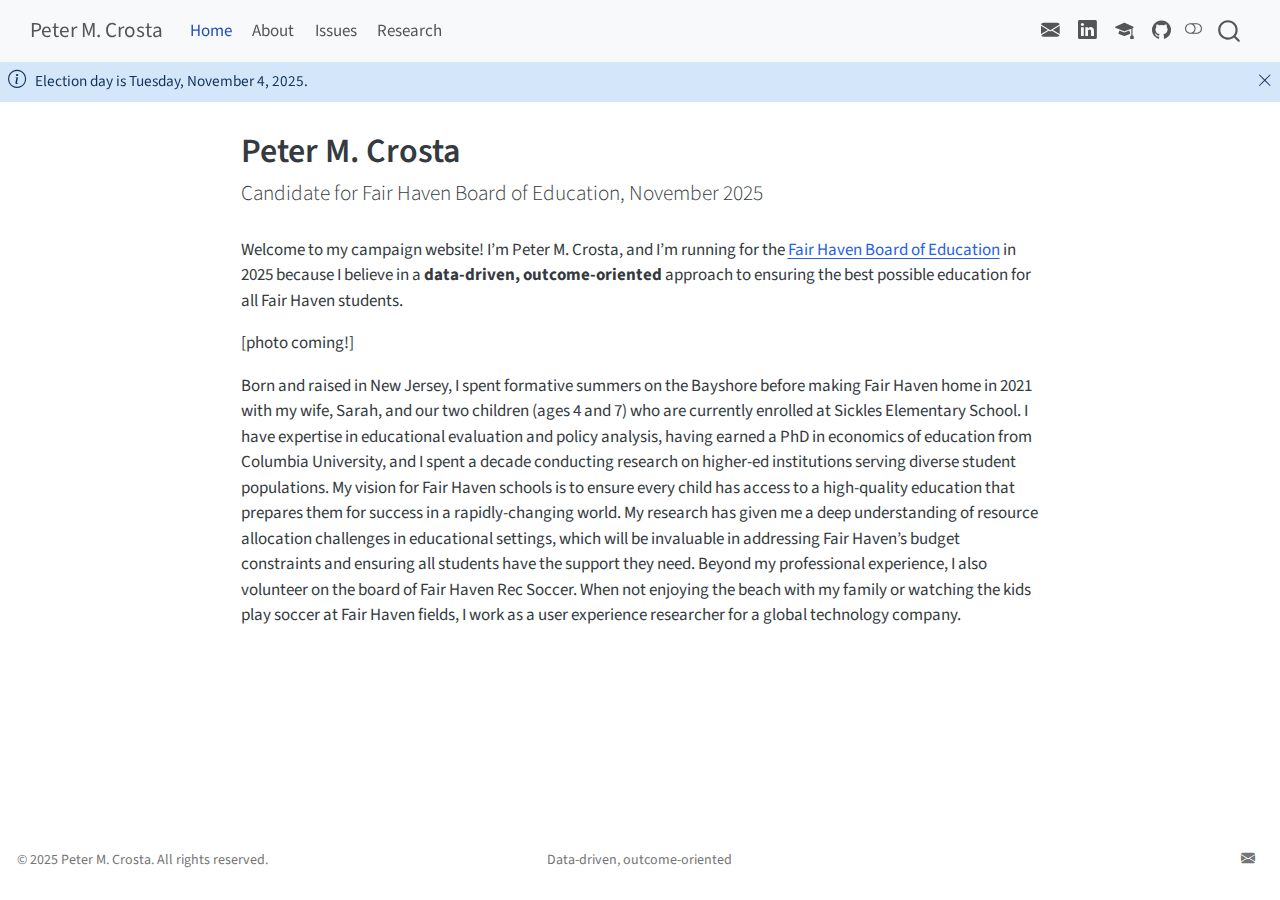
<file: docs/index.html>
<!DOCTYPE html>
<html xmlns="http://www.w3.org/1999/xhtml" lang="en" xml:lang="en"><head>

<meta charset="utf-8">
<meta name="generator" content="quarto-1.5.57">

<meta name="viewport" content="width=device-width, initial-scale=1.0, user-scalable=yes">

<meta name="author" content="Peter M. Crosta">

<title>Peter M. Crosta | Peter M. Crosta – Peter M. Crosta</title>
<style>
code{white-space: pre-wrap;}
span.smallcaps{font-variant: small-caps;}
div.columns{display: flex; gap: min(4vw, 1.5em);}
div.column{flex: auto; overflow-x: auto;}
div.hanging-indent{margin-left: 1.5em; text-indent: -1.5em;}
ul.task-list{list-style: none;}
ul.task-list li input[type="checkbox"] {
  width: 0.8em;
  margin: 0 0.8em 0.2em -1em; /* quarto-specific, see https://github.com/quarto-dev/quarto-cli/issues/4556 */ 
  vertical-align: middle;
}
</style>


<script src="site_libs/quarto-nav/quarto-nav.js"></script>
<script src="site_libs/quarto-nav/headroom.min.js"></script>
<script src="site_libs/clipboard/clipboard.min.js"></script>
<script src="site_libs/quarto-search/autocomplete.umd.js"></script>
<script src="site_libs/quarto-search/fuse.min.js"></script>
<script src="site_libs/quarto-search/quarto-search.js"></script>
<meta name="quarto:offset" content="./">
<script src="site_libs/quarto-html/quarto.js"></script>
<script src="site_libs/quarto-html/popper.min.js"></script>
<script src="site_libs/quarto-html/tippy.umd.min.js"></script>
<script src="site_libs/quarto-html/anchor.min.js"></script>
<link href="site_libs/quarto-html/tippy.css" rel="stylesheet">
<link href="site_libs/quarto-html/quarto-syntax-highlighting.css" rel="stylesheet" class="quarto-color-scheme" id="quarto-text-highlighting-styles">
<link href="site_libs/quarto-html/quarto-syntax-highlighting-dark.css" rel="prefetch" class="quarto-color-scheme quarto-color-alternate" id="quarto-text-highlighting-styles">
<script src="site_libs/bootstrap/bootstrap.min.js"></script>
<link href="site_libs/bootstrap/bootstrap-icons.css" rel="stylesheet">
<link href="site_libs/bootstrap/bootstrap.min.css" rel="stylesheet" class="quarto-color-scheme" id="quarto-bootstrap" data-mode="light">
<link href="site_libs/bootstrap/bootstrap-dark.min.css" rel="prefetch" class="quarto-color-scheme quarto-color-alternate" id="quarto-bootstrap" data-mode="dark">
<script id="quarto-search-options" type="application/json">{
  "location": "navbar",
  "copy-button": false,
  "collapse-after": 3,
  "panel-placement": "end",
  "type": "overlay",
  "limit": 50,
  "keyboard-shortcut": [
    "f",
    "/",
    "s"
  ],
  "show-item-context": false,
  "language": {
    "search-no-results-text": "No results",
    "search-matching-documents-text": "matching documents",
    "search-copy-link-title": "Copy link to search",
    "search-hide-matches-text": "Hide additional matches",
    "search-more-match-text": "more match in this document",
    "search-more-matches-text": "more matches in this document",
    "search-clear-button-title": "Clear",
    "search-text-placeholder": "",
    "search-detached-cancel-button-title": "Cancel",
    "search-submit-button-title": "Submit",
    "search-label": "Search"
  }
}</script>
<script async="" src="https://www.googletagmanager.com/gtag/js?id=G-FWYE2E48ZC"></script>

<script type="text/javascript">

window.dataLayer = window.dataLayer || [];
function gtag(){dataLayer.push(arguments);}
gtag('js', new Date());
gtag('config', 'G-FWYE2E48ZC', { 'anonymize_ip': true});
</script>


<link rel="stylesheet" href="styles.css">
</head>

<body class="nav-fixed fullcontent">

<div id="quarto-search-results"></div>
  <header id="quarto-header" class="headroom fixed-top">
    <nav class="navbar navbar-expand-lg " data-bs-theme="dark">
      <div class="navbar-container container-fluid">
      <div class="navbar-brand-container mx-auto">
    <a class="navbar-brand" href="./index.html">
    <span class="navbar-title">Peter M. Crosta</span>
    </a>
  </div>
            <div id="quarto-search" class="" title="Search"></div>
          <button class="navbar-toggler" type="button" data-bs-toggle="collapse" data-bs-target="#navbarCollapse" aria-controls="navbarCollapse" role="menu" aria-expanded="false" aria-label="Toggle navigation" onclick="if (window.quartoToggleHeadroom) { window.quartoToggleHeadroom(); }">
  <span class="navbar-toggler-icon"></span>
</button>
          <div class="collapse navbar-collapse" id="navbarCollapse">
            <ul class="navbar-nav navbar-nav-scroll me-auto">
  <li class="nav-item">
    <a class="nav-link active" href="./index.html" aria-current="page"> 
<span class="menu-text">Home</span></a>
  </li>  
  <li class="nav-item">
    <a class="nav-link" href="./about.html"> 
<span class="menu-text">About</span></a>
  </li>  
  <li class="nav-item">
    <a class="nav-link" href="./issues.html"> 
<span class="menu-text">Issues</span></a>
  </li>  
  <li class="nav-item">
    <a class="nav-link" href="./research.html"> 
<span class="menu-text">Research</span></a>
  </li>  
</ul>
            <ul class="navbar-nav navbar-nav-scroll ms-auto">
  <li class="nav-item compact">
    <a class="nav-link" href="mailto:pmcrosta@gmail.com"> <i class="bi bi-envelope-fill" role="img">
</i> 
<span class="menu-text"></span></a>
  </li>  
  <li class="nav-item compact">
    <a class="nav-link" href="https://www.linkedin.com/in/pmcrosta/"> <i class="bi bi-linkedin" role="img">
</i> 
<span class="menu-text"></span></a>
  </li>  
  <li class="nav-item compact">
    <a class="nav-link" href="https://scholar.google.com/citations?user=M1or3F8AAAAJ&amp;hl=en"> <i class="bi bi-mortarboard-fill" role="img">
</i> 
<span class="menu-text"></span></a>
  </li>  
  <li class="nav-item compact">
    <a class="nav-link" href="https://github.com/pmcrosta/pmc-website"> <i class="bi bi-github" role="img">
</i> 
<span class="menu-text"></span></a>
  </li>  
</ul>
          </div> <!-- /navcollapse -->
            <div class="quarto-navbar-tools">
  <a href="" class="quarto-color-scheme-toggle quarto-navigation-tool  px-1" onclick="window.quartoToggleColorScheme(); return false;" title="Toggle dark mode"><i class="bi"></i></a>
</div>
      </div> <!-- /container-fluid -->
    </nav>
  <div id="quarto-announcement" data-announcement-id="7a17aea84dd7a41f5c76e7f4163908f0" class="alert alert-primary hidden"><i class="bi bi-info-circle quarto-announcement-icon"></i><div class="quarto-announcement-content">
<p>Election day is Tuesday, November 4, 2025.</p>
</div><i class="bi bi-x-lg quarto-announcement-action"></i></div>
</header>
<!-- content -->
<div id="quarto-content" class="quarto-container page-columns page-rows-contents page-layout-article page-navbar">
<!-- sidebar -->
<!-- margin-sidebar -->
    
<!-- main -->
<main class="content" id="quarto-document-content">

<header id="title-block-header" class="quarto-title-block default">
<div class="quarto-title">
<h1 class="title">Peter M. Crosta</h1>
<p class="subtitle lead">Candidate for Fair Haven Board of Education, November 2025</p>
</div>



<div class="quarto-title-meta">

    
  
    
  </div>
  


</header>


<p>Welcome to my campaign website! I’m Peter M. Crosta, and I’m running for the <a href="https://www.fairhaven.edu/district/board_of_education">Fair Haven Board of Education</a> in 2025 because I believe in a <strong>data-driven, outcome-oriented</strong> approach to ensuring the best possible education for all Fair Haven students.</p>
<p>[photo coming!]</p>
<p>Born and raised in New Jersey, I spent formative summers on the Bayshore before making Fair Haven home in 2021 with my wife, Sarah, and our two children (ages 4 and 7) who are currently enrolled at Sickles Elementary School. I have expertise in educational evaluation and policy analysis, having earned a PhD in economics of education from Columbia University, and I spent a decade conducting research on higher-ed institutions serving diverse student populations. My vision for Fair Haven schools is to ensure every child has access to a high-quality education that prepares them for success in a rapidly-changing world. My research has given me a deep understanding of resource allocation challenges in educational settings, which will be invaluable in addressing Fair Haven’s budget constraints and ensuring all students have the support they need. Beyond my professional experience, I also volunteer on the board of Fair Haven Rec Soccer. When not enjoying the beach with my family or watching the kids play soccer at Fair Haven fields, I work as a user experience researcher for a global technology company.</p>



</main> <!-- /main -->
<script id="quarto-html-after-body" type="application/javascript">
window.document.addEventListener("DOMContentLoaded", function (event) {
  const toggleBodyColorMode = (bsSheetEl) => {
    const mode = bsSheetEl.getAttribute("data-mode");
    const bodyEl = window.document.querySelector("body");
    if (mode === "dark") {
      bodyEl.classList.add("quarto-dark");
      bodyEl.classList.remove("quarto-light");
    } else {
      bodyEl.classList.add("quarto-light");
      bodyEl.classList.remove("quarto-dark");
    }
  }
  const toggleBodyColorPrimary = () => {
    const bsSheetEl = window.document.querySelector("link#quarto-bootstrap");
    if (bsSheetEl) {
      toggleBodyColorMode(bsSheetEl);
    }
  }
  toggleBodyColorPrimary();  
  const disableStylesheet = (stylesheets) => {
    for (let i=0; i < stylesheets.length; i++) {
      const stylesheet = stylesheets[i];
      stylesheet.rel = 'prefetch';
    }
  }
  const enableStylesheet = (stylesheets) => {
    for (let i=0; i < stylesheets.length; i++) {
      const stylesheet = stylesheets[i];
      stylesheet.rel = 'stylesheet';
    }
  }
  const manageTransitions = (selector, allowTransitions) => {
    const els = window.document.querySelectorAll(selector);
    for (let i=0; i < els.length; i++) {
      const el = els[i];
      if (allowTransitions) {
        el.classList.remove('notransition');
      } else {
        el.classList.add('notransition');
      }
    }
  }
  const toggleGiscusIfUsed = (isAlternate, darkModeDefault) => {
    const baseTheme = document.querySelector('#giscus-base-theme')?.value ?? 'light';
    const alternateTheme = document.querySelector('#giscus-alt-theme')?.value ?? 'dark';
    let newTheme = '';
    if(darkModeDefault) {
      newTheme = isAlternate ? baseTheme : alternateTheme;
    } else {
      newTheme = isAlternate ? alternateTheme : baseTheme;
    }
    const changeGiscusTheme = () => {
      // From: https://github.com/giscus/giscus/issues/336
      const sendMessage = (message) => {
        const iframe = document.querySelector('iframe.giscus-frame');
        if (!iframe) return;
        iframe.contentWindow.postMessage({ giscus: message }, 'https://giscus.app');
      }
      sendMessage({
        setConfig: {
          theme: newTheme
        }
      });
    }
    const isGiscussLoaded = window.document.querySelector('iframe.giscus-frame') !== null;
    if (isGiscussLoaded) {
      changeGiscusTheme();
    }
  }
  const toggleColorMode = (alternate) => {
    // Switch the stylesheets
    const alternateStylesheets = window.document.querySelectorAll('link.quarto-color-scheme.quarto-color-alternate');
    manageTransitions('#quarto-margin-sidebar .nav-link', false);
    if (alternate) {
      enableStylesheet(alternateStylesheets);
      for (const sheetNode of alternateStylesheets) {
        if (sheetNode.id === "quarto-bootstrap") {
          toggleBodyColorMode(sheetNode);
        }
      }
    } else {
      disableStylesheet(alternateStylesheets);
      toggleBodyColorPrimary();
    }
    manageTransitions('#quarto-margin-sidebar .nav-link', true);
    // Switch the toggles
    const toggles = window.document.querySelectorAll('.quarto-color-scheme-toggle');
    for (let i=0; i < toggles.length; i++) {
      const toggle = toggles[i];
      if (toggle) {
        if (alternate) {
          toggle.classList.add("alternate");     
        } else {
          toggle.classList.remove("alternate");
        }
      }
    }
    // Hack to workaround the fact that safari doesn't
    // properly recolor the scrollbar when toggling (#1455)
    if (navigator.userAgent.indexOf('Safari') > 0 && navigator.userAgent.indexOf('Chrome') == -1) {
      manageTransitions("body", false);
      window.scrollTo(0, 1);
      setTimeout(() => {
        window.scrollTo(0, 0);
        manageTransitions("body", true);
      }, 40);  
    }
  }
  const isFileUrl = () => { 
    return window.location.protocol === 'file:';
  }
  const hasAlternateSentinel = () => {  
    let styleSentinel = getColorSchemeSentinel();
    if (styleSentinel !== null) {
      return styleSentinel === "alternate";
    } else {
      return false;
    }
  }
  const setStyleSentinel = (alternate) => {
    const value = alternate ? "alternate" : "default";
    if (!isFileUrl()) {
      window.localStorage.setItem("quarto-color-scheme", value);
    } else {
      localAlternateSentinel = value;
    }
  }
  const getColorSchemeSentinel = () => {
    if (!isFileUrl()) {
      const storageValue = window.localStorage.getItem("quarto-color-scheme");
      return storageValue != null ? storageValue : localAlternateSentinel;
    } else {
      return localAlternateSentinel;
    }
  }
  const darkModeDefault = false;
  let localAlternateSentinel = darkModeDefault ? 'alternate' : 'default';
  // Dark / light mode switch
  window.quartoToggleColorScheme = () => {
    // Read the current dark / light value 
    let toAlternate = !hasAlternateSentinel();
    toggleColorMode(toAlternate);
    setStyleSentinel(toAlternate);
    toggleGiscusIfUsed(toAlternate, darkModeDefault);
  };
  // Ensure there is a toggle, if there isn't float one in the top right
  if (window.document.querySelector('.quarto-color-scheme-toggle') === null) {
    const a = window.document.createElement('a');
    a.classList.add('top-right');
    a.classList.add('quarto-color-scheme-toggle');
    a.href = "";
    a.onclick = function() { try { window.quartoToggleColorScheme(); } catch {} return false; };
    const i = window.document.createElement("i");
    i.classList.add('bi');
    a.appendChild(i);
    window.document.body.appendChild(a);
  }
  // Switch to dark mode if need be
  if (hasAlternateSentinel()) {
    toggleColorMode(true);
  } else {
    toggleColorMode(false);
  }
  const icon = "";
  const anchorJS = new window.AnchorJS();
  anchorJS.options = {
    placement: 'right',
    icon: icon
  };
  anchorJS.add('.anchored');
  const isCodeAnnotation = (el) => {
    for (const clz of el.classList) {
      if (clz.startsWith('code-annotation-')) {                     
        return true;
      }
    }
    return false;
  }
  const onCopySuccess = function(e) {
    // button target
    const button = e.trigger;
    // don't keep focus
    button.blur();
    // flash "checked"
    button.classList.add('code-copy-button-checked');
    var currentTitle = button.getAttribute("title");
    button.setAttribute("title", "Copied!");
    let tooltip;
    if (window.bootstrap) {
      button.setAttribute("data-bs-toggle", "tooltip");
      button.setAttribute("data-bs-placement", "left");
      button.setAttribute("data-bs-title", "Copied!");
      tooltip = new bootstrap.Tooltip(button, 
        { trigger: "manual", 
          customClass: "code-copy-button-tooltip",
          offset: [0, -8]});
      tooltip.show();    
    }
    setTimeout(function() {
      if (tooltip) {
        tooltip.hide();
        button.removeAttribute("data-bs-title");
        button.removeAttribute("data-bs-toggle");
        button.removeAttribute("data-bs-placement");
      }
      button.setAttribute("title", currentTitle);
      button.classList.remove('code-copy-button-checked');
    }, 1000);
    // clear code selection
    e.clearSelection();
  }
  const getTextToCopy = function(trigger) {
      const codeEl = trigger.previousElementSibling.cloneNode(true);
      for (const childEl of codeEl.children) {
        if (isCodeAnnotation(childEl)) {
          childEl.remove();
        }
      }
      return codeEl.innerText;
  }
  const clipboard = new window.ClipboardJS('.code-copy-button:not([data-in-quarto-modal])', {
    text: getTextToCopy
  });
  clipboard.on('success', onCopySuccess);
  if (window.document.getElementById('quarto-embedded-source-code-modal')) {
    // For code content inside modals, clipBoardJS needs to be initialized with a container option
    // TODO: Check when it could be a function (https://github.com/zenorocha/clipboard.js/issues/860)
    const clipboardModal = new window.ClipboardJS('.code-copy-button[data-in-quarto-modal]', {
      text: getTextToCopy,
      container: window.document.getElementById('quarto-embedded-source-code-modal')
    });
    clipboardModal.on('success', onCopySuccess);
  }
    var localhostRegex = new RegExp(/^(?:http|https):\/\/localhost\:?[0-9]*\//);
    var mailtoRegex = new RegExp(/^mailto:/);
      var filterRegex = new RegExp("https:\/\/www\.petecrosta\.com");
    var isInternal = (href) => {
        return filterRegex.test(href) || localhostRegex.test(href) || mailtoRegex.test(href);
    }
    // Inspect non-navigation links and adorn them if external
 	var links = window.document.querySelectorAll('a[href]:not(.nav-link):not(.navbar-brand):not(.toc-action):not(.sidebar-link):not(.sidebar-item-toggle):not(.pagination-link):not(.no-external):not([aria-hidden]):not(.dropdown-item):not(.quarto-navigation-tool):not(.about-link)');
    for (var i=0; i<links.length; i++) {
      const link = links[i];
      if (!isInternal(link.href)) {
        // undo the damage that might have been done by quarto-nav.js in the case of
        // links that we want to consider external
        if (link.dataset.originalHref !== undefined) {
          link.href = link.dataset.originalHref;
        }
      }
    }
  function tippyHover(el, contentFn, onTriggerFn, onUntriggerFn) {
    const config = {
      allowHTML: true,
      maxWidth: 500,
      delay: 100,
      arrow: false,
      appendTo: function(el) {
          return el.parentElement;
      },
      interactive: true,
      interactiveBorder: 10,
      theme: 'quarto',
      placement: 'bottom-start',
    };
    if (contentFn) {
      config.content = contentFn;
    }
    if (onTriggerFn) {
      config.onTrigger = onTriggerFn;
    }
    if (onUntriggerFn) {
      config.onUntrigger = onUntriggerFn;
    }
    window.tippy(el, config); 
  }
  const noterefs = window.document.querySelectorAll('a[role="doc-noteref"]');
  for (var i=0; i<noterefs.length; i++) {
    const ref = noterefs[i];
    tippyHover(ref, function() {
      // use id or data attribute instead here
      let href = ref.getAttribute('data-footnote-href') || ref.getAttribute('href');
      try { href = new URL(href).hash; } catch {}
      const id = href.replace(/^#\/?/, "");
      const note = window.document.getElementById(id);
      if (note) {
        return note.innerHTML;
      } else {
        return "";
      }
    });
  }
  const xrefs = window.document.querySelectorAll('a.quarto-xref');
  const processXRef = (id, note) => {
    // Strip column container classes
    const stripColumnClz = (el) => {
      el.classList.remove("page-full", "page-columns");
      if (el.children) {
        for (const child of el.children) {
          stripColumnClz(child);
        }
      }
    }
    stripColumnClz(note)
    if (id === null || id.startsWith('sec-')) {
      // Special case sections, only their first couple elements
      const container = document.createElement("div");
      if (note.children && note.children.length > 2) {
        container.appendChild(note.children[0].cloneNode(true));
        for (let i = 1; i < note.children.length; i++) {
          const child = note.children[i];
          if (child.tagName === "P" && child.innerText === "") {
            continue;
          } else {
            container.appendChild(child.cloneNode(true));
            break;
          }
        }
        if (window.Quarto?.typesetMath) {
          window.Quarto.typesetMath(container);
        }
        return container.innerHTML
      } else {
        if (window.Quarto?.typesetMath) {
          window.Quarto.typesetMath(note);
        }
        return note.innerHTML;
      }
    } else {
      // Remove any anchor links if they are present
      const anchorLink = note.querySelector('a.anchorjs-link');
      if (anchorLink) {
        anchorLink.remove();
      }
      if (window.Quarto?.typesetMath) {
        window.Quarto.typesetMath(note);
      }
      // TODO in 1.5, we should make sure this works without a callout special case
      if (note.classList.contains("callout")) {
        return note.outerHTML;
      } else {
        return note.innerHTML;
      }
    }
  }
  for (var i=0; i<xrefs.length; i++) {
    const xref = xrefs[i];
    tippyHover(xref, undefined, function(instance) {
      instance.disable();
      let url = xref.getAttribute('href');
      let hash = undefined; 
      if (url.startsWith('#')) {
        hash = url;
      } else {
        try { hash = new URL(url).hash; } catch {}
      }
      if (hash) {
        const id = hash.replace(/^#\/?/, "");
        const note = window.document.getElementById(id);
        if (note !== null) {
          try {
            const html = processXRef(id, note.cloneNode(true));
            instance.setContent(html);
          } finally {
            instance.enable();
            instance.show();
          }
        } else {
          // See if we can fetch this
          fetch(url.split('#')[0])
          .then(res => res.text())
          .then(html => {
            const parser = new DOMParser();
            const htmlDoc = parser.parseFromString(html, "text/html");
            const note = htmlDoc.getElementById(id);
            if (note !== null) {
              const html = processXRef(id, note);
              instance.setContent(html);
            } 
          }).finally(() => {
            instance.enable();
            instance.show();
          });
        }
      } else {
        // See if we can fetch a full url (with no hash to target)
        // This is a special case and we should probably do some content thinning / targeting
        fetch(url)
        .then(res => res.text())
        .then(html => {
          const parser = new DOMParser();
          const htmlDoc = parser.parseFromString(html, "text/html");
          const note = htmlDoc.querySelector('main.content');
          if (note !== null) {
            // This should only happen for chapter cross references
            // (since there is no id in the URL)
            // remove the first header
            if (note.children.length > 0 && note.children[0].tagName === "HEADER") {
              note.children[0].remove();
            }
            const html = processXRef(null, note);
            instance.setContent(html);
          } 
        }).finally(() => {
          instance.enable();
          instance.show();
        });
      }
    }, function(instance) {
    });
  }
      let selectedAnnoteEl;
      const selectorForAnnotation = ( cell, annotation) => {
        let cellAttr = 'data-code-cell="' + cell + '"';
        let lineAttr = 'data-code-annotation="' +  annotation + '"';
        const selector = 'span[' + cellAttr + '][' + lineAttr + ']';
        return selector;
      }
      const selectCodeLines = (annoteEl) => {
        const doc = window.document;
        const targetCell = annoteEl.getAttribute("data-target-cell");
        const targetAnnotation = annoteEl.getAttribute("data-target-annotation");
        const annoteSpan = window.document.querySelector(selectorForAnnotation(targetCell, targetAnnotation));
        const lines = annoteSpan.getAttribute("data-code-lines").split(",");
        const lineIds = lines.map((line) => {
          return targetCell + "-" + line;
        })
        let top = null;
        let height = null;
        let parent = null;
        if (lineIds.length > 0) {
            //compute the position of the single el (top and bottom and make a div)
            const el = window.document.getElementById(lineIds[0]);
            top = el.offsetTop;
            height = el.offsetHeight;
            parent = el.parentElement.parentElement;
          if (lineIds.length > 1) {
            const lastEl = window.document.getElementById(lineIds[lineIds.length - 1]);
            const bottom = lastEl.offsetTop + lastEl.offsetHeight;
            height = bottom - top;
          }
          if (top !== null && height !== null && parent !== null) {
            // cook up a div (if necessary) and position it 
            let div = window.document.getElementById("code-annotation-line-highlight");
            if (div === null) {
              div = window.document.createElement("div");
              div.setAttribute("id", "code-annotation-line-highlight");
              div.style.position = 'absolute';
              parent.appendChild(div);
            }
            div.style.top = top - 2 + "px";
            div.style.height = height + 4 + "px";
            div.style.left = 0;
            let gutterDiv = window.document.getElementById("code-annotation-line-highlight-gutter");
            if (gutterDiv === null) {
              gutterDiv = window.document.createElement("div");
              gutterDiv.setAttribute("id", "code-annotation-line-highlight-gutter");
              gutterDiv.style.position = 'absolute';
              const codeCell = window.document.getElementById(targetCell);
              const gutter = codeCell.querySelector('.code-annotation-gutter');
              gutter.appendChild(gutterDiv);
            }
            gutterDiv.style.top = top - 2 + "px";
            gutterDiv.style.height = height + 4 + "px";
          }
          selectedAnnoteEl = annoteEl;
        }
      };
      const unselectCodeLines = () => {
        const elementsIds = ["code-annotation-line-highlight", "code-annotation-line-highlight-gutter"];
        elementsIds.forEach((elId) => {
          const div = window.document.getElementById(elId);
          if (div) {
            div.remove();
          }
        });
        selectedAnnoteEl = undefined;
      };
        // Handle positioning of the toggle
    window.addEventListener(
      "resize",
      throttle(() => {
        elRect = undefined;
        if (selectedAnnoteEl) {
          selectCodeLines(selectedAnnoteEl);
        }
      }, 10)
    );
    function throttle(fn, ms) {
    let throttle = false;
    let timer;
      return (...args) => {
        if(!throttle) { // first call gets through
            fn.apply(this, args);
            throttle = true;
        } else { // all the others get throttled
            if(timer) clearTimeout(timer); // cancel #2
            timer = setTimeout(() => {
              fn.apply(this, args);
              timer = throttle = false;
            }, ms);
        }
      };
    }
      // Attach click handler to the DT
      const annoteDls = window.document.querySelectorAll('dt[data-target-cell]');
      for (const annoteDlNode of annoteDls) {
        annoteDlNode.addEventListener('click', (event) => {
          const clickedEl = event.target;
          if (clickedEl !== selectedAnnoteEl) {
            unselectCodeLines();
            const activeEl = window.document.querySelector('dt[data-target-cell].code-annotation-active');
            if (activeEl) {
              activeEl.classList.remove('code-annotation-active');
            }
            selectCodeLines(clickedEl);
            clickedEl.classList.add('code-annotation-active');
          } else {
            // Unselect the line
            unselectCodeLines();
            clickedEl.classList.remove('code-annotation-active');
          }
        });
      }
  const findCites = (el) => {
    const parentEl = el.parentElement;
    if (parentEl) {
      const cites = parentEl.dataset.cites;
      if (cites) {
        return {
          el,
          cites: cites.split(' ')
        };
      } else {
        return findCites(el.parentElement)
      }
    } else {
      return undefined;
    }
  };
  var bibliorefs = window.document.querySelectorAll('a[role="doc-biblioref"]');
  for (var i=0; i<bibliorefs.length; i++) {
    const ref = bibliorefs[i];
    const citeInfo = findCites(ref);
    if (citeInfo) {
      tippyHover(citeInfo.el, function() {
        var popup = window.document.createElement('div');
        citeInfo.cites.forEach(function(cite) {
          var citeDiv = window.document.createElement('div');
          citeDiv.classList.add('hanging-indent');
          citeDiv.classList.add('csl-entry');
          var biblioDiv = window.document.getElementById('ref-' + cite);
          if (biblioDiv) {
            citeDiv.innerHTML = biblioDiv.innerHTML;
          }
          popup.appendChild(citeDiv);
        });
        return popup.innerHTML;
      });
    }
  }
});
</script>
</div> <!-- /content -->
<footer class="footer">
  <div class="nav-footer">
    <div class="nav-footer-left">
<p>© 2025 Peter M. Crosta. All rights reserved.</p>
</div>   
    <div class="nav-footer-center">
<p>Data-driven, outcome-oriented</p>
</div>
    <div class="nav-footer-right">
      <ul class="footer-items list-unstyled">
    <li class="nav-item compact">
    <a class="nav-link" href="mailto:pmcrosta@gmail.com">
      <i class="bi bi-envelope-fill" role="img">
</i> 
    </a>
  </li>  
</ul>
    </div>
  </div>
</footer>




</body></html>
</file>
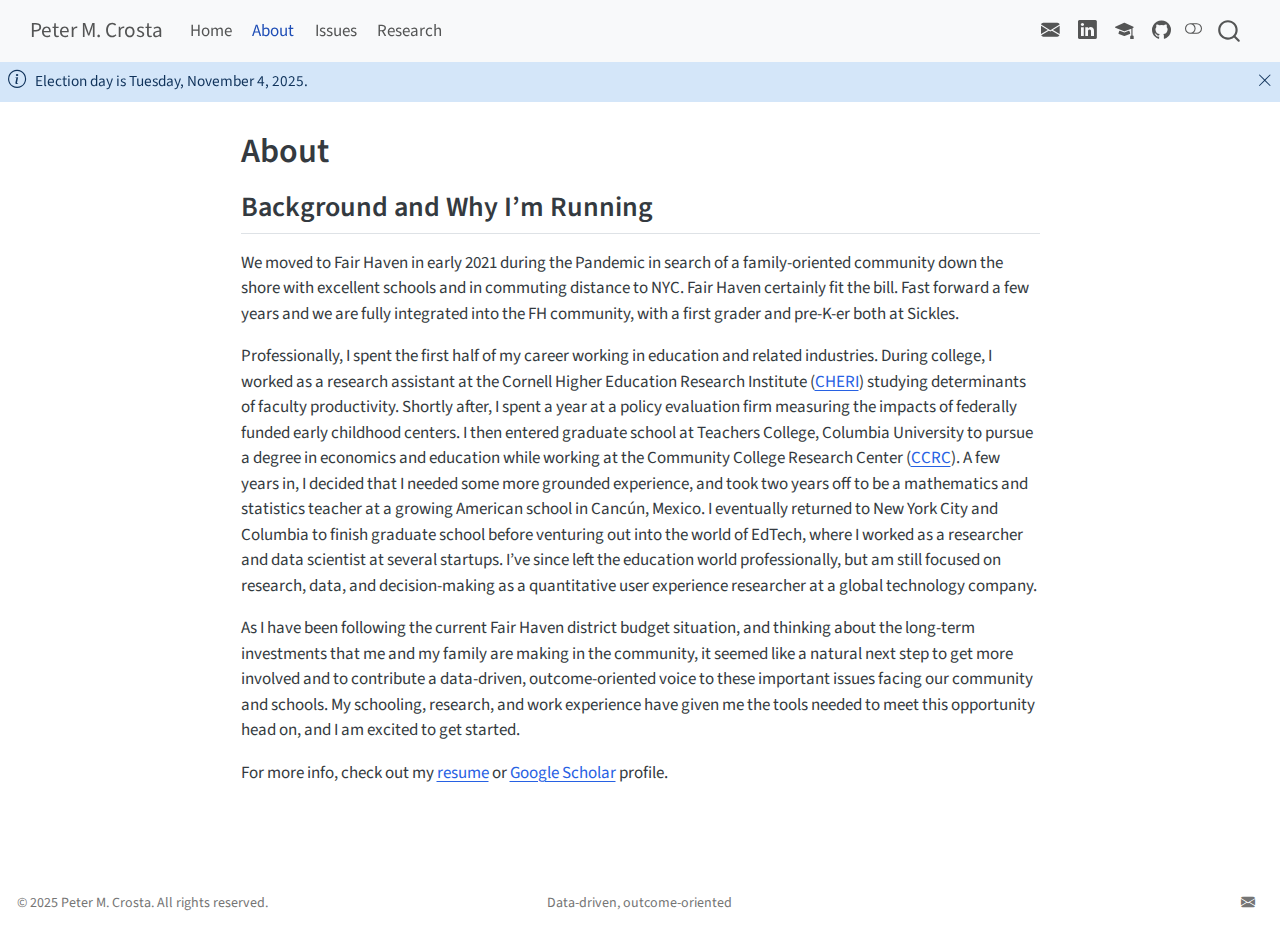
<file: docs/about.html>
<!DOCTYPE html>
<html xmlns="http://www.w3.org/1999/xhtml" lang="en" xml:lang="en"><head>

<meta charset="utf-8">
<meta name="generator" content="quarto-1.5.57">

<meta name="viewport" content="width=device-width, initial-scale=1.0, user-scalable=yes">

<meta name="author" content="Peter M. Crosta">

<title>About | Peter M. Crosta – Peter M. Crosta</title>
<style>
code{white-space: pre-wrap;}
span.smallcaps{font-variant: small-caps;}
div.columns{display: flex; gap: min(4vw, 1.5em);}
div.column{flex: auto; overflow-x: auto;}
div.hanging-indent{margin-left: 1.5em; text-indent: -1.5em;}
ul.task-list{list-style: none;}
ul.task-list li input[type="checkbox"] {
  width: 0.8em;
  margin: 0 0.8em 0.2em -1em; /* quarto-specific, see https://github.com/quarto-dev/quarto-cli/issues/4556 */ 
  vertical-align: middle;
}
</style>


<script src="site_libs/quarto-nav/quarto-nav.js"></script>
<script src="site_libs/quarto-nav/headroom.min.js"></script>
<script src="site_libs/clipboard/clipboard.min.js"></script>
<script src="site_libs/quarto-search/autocomplete.umd.js"></script>
<script src="site_libs/quarto-search/fuse.min.js"></script>
<script src="site_libs/quarto-search/quarto-search.js"></script>
<meta name="quarto:offset" content="./">
<script src="site_libs/quarto-html/quarto.js"></script>
<script src="site_libs/quarto-html/popper.min.js"></script>
<script src="site_libs/quarto-html/tippy.umd.min.js"></script>
<script src="site_libs/quarto-html/anchor.min.js"></script>
<link href="site_libs/quarto-html/tippy.css" rel="stylesheet">
<link href="site_libs/quarto-html/quarto-syntax-highlighting.css" rel="stylesheet" class="quarto-color-scheme" id="quarto-text-highlighting-styles">
<link href="site_libs/quarto-html/quarto-syntax-highlighting-dark.css" rel="prefetch" class="quarto-color-scheme quarto-color-alternate" id="quarto-text-highlighting-styles">
<script src="site_libs/bootstrap/bootstrap.min.js"></script>
<link href="site_libs/bootstrap/bootstrap-icons.css" rel="stylesheet">
<link href="site_libs/bootstrap/bootstrap.min.css" rel="stylesheet" class="quarto-color-scheme" id="quarto-bootstrap" data-mode="light">
<link href="site_libs/bootstrap/bootstrap-dark.min.css" rel="prefetch" class="quarto-color-scheme quarto-color-alternate" id="quarto-bootstrap" data-mode="dark">
<script id="quarto-search-options" type="application/json">{
  "location": "navbar",
  "copy-button": false,
  "collapse-after": 3,
  "panel-placement": "end",
  "type": "overlay",
  "limit": 50,
  "keyboard-shortcut": [
    "f",
    "/",
    "s"
  ],
  "show-item-context": false,
  "language": {
    "search-no-results-text": "No results",
    "search-matching-documents-text": "matching documents",
    "search-copy-link-title": "Copy link to search",
    "search-hide-matches-text": "Hide additional matches",
    "search-more-match-text": "more match in this document",
    "search-more-matches-text": "more matches in this document",
    "search-clear-button-title": "Clear",
    "search-text-placeholder": "",
    "search-detached-cancel-button-title": "Cancel",
    "search-submit-button-title": "Submit",
    "search-label": "Search"
  }
}</script>
<script async="" src="https://www.googletagmanager.com/gtag/js?id=G-FWYE2E48ZC"></script>

<script type="text/javascript">

window.dataLayer = window.dataLayer || [];
function gtag(){dataLayer.push(arguments);}
gtag('js', new Date());
gtag('config', 'G-FWYE2E48ZC', { 'anonymize_ip': true});
</script>


<link rel="stylesheet" href="styles.css">
</head>

<body class="nav-fixed fullcontent">

<div id="quarto-search-results"></div>
  <header id="quarto-header" class="headroom fixed-top">
    <nav class="navbar navbar-expand-lg " data-bs-theme="dark">
      <div class="navbar-container container-fluid">
      <div class="navbar-brand-container mx-auto">
    <a class="navbar-brand" href="./index.html">
    <span class="navbar-title">Peter M. Crosta</span>
    </a>
  </div>
            <div id="quarto-search" class="" title="Search"></div>
          <button class="navbar-toggler" type="button" data-bs-toggle="collapse" data-bs-target="#navbarCollapse" aria-controls="navbarCollapse" role="menu" aria-expanded="false" aria-label="Toggle navigation" onclick="if (window.quartoToggleHeadroom) { window.quartoToggleHeadroom(); }">
  <span class="navbar-toggler-icon"></span>
</button>
          <div class="collapse navbar-collapse" id="navbarCollapse">
            <ul class="navbar-nav navbar-nav-scroll me-auto">
  <li class="nav-item">
    <a class="nav-link" href="./index.html"> 
<span class="menu-text">Home</span></a>
  </li>  
  <li class="nav-item">
    <a class="nav-link active" href="./about.html" aria-current="page"> 
<span class="menu-text">About</span></a>
  </li>  
  <li class="nav-item">
    <a class="nav-link" href="./issues.html"> 
<span class="menu-text">Issues</span></a>
  </li>  
  <li class="nav-item">
    <a class="nav-link" href="./research.html"> 
<span class="menu-text">Research</span></a>
  </li>  
</ul>
            <ul class="navbar-nav navbar-nav-scroll ms-auto">
  <li class="nav-item compact">
    <a class="nav-link" href="mailto:pmcrosta@gmail.com"> <i class="bi bi-envelope-fill" role="img">
</i> 
<span class="menu-text"></span></a>
  </li>  
  <li class="nav-item compact">
    <a class="nav-link" href="https://www.linkedin.com/in/pmcrosta/"> <i class="bi bi-linkedin" role="img">
</i> 
<span class="menu-text"></span></a>
  </li>  
  <li class="nav-item compact">
    <a class="nav-link" href="https://scholar.google.com/citations?user=M1or3F8AAAAJ&amp;hl=en"> <i class="bi bi-mortarboard-fill" role="img">
</i> 
<span class="menu-text"></span></a>
  </li>  
  <li class="nav-item compact">
    <a class="nav-link" href="https://github.com/pmcrosta/pmc-website"> <i class="bi bi-github" role="img">
</i> 
<span class="menu-text"></span></a>
  </li>  
</ul>
          </div> <!-- /navcollapse -->
            <div class="quarto-navbar-tools">
  <a href="" class="quarto-color-scheme-toggle quarto-navigation-tool  px-1" onclick="window.quartoToggleColorScheme(); return false;" title="Toggle dark mode"><i class="bi"></i></a>
</div>
      </div> <!-- /container-fluid -->
    </nav>
  <div id="quarto-announcement" data-announcement-id="7a17aea84dd7a41f5c76e7f4163908f0" class="alert alert-primary hidden"><i class="bi bi-info-circle quarto-announcement-icon"></i><div class="quarto-announcement-content">
<p>Election day is Tuesday, November 4, 2025.</p>
</div><i class="bi bi-x-lg quarto-announcement-action"></i></div>
</header>
<!-- content -->
<div id="quarto-content" class="quarto-container page-columns page-rows-contents page-layout-article page-navbar">
<!-- sidebar -->
<!-- margin-sidebar -->
    
<!-- main -->
<main class="content" id="quarto-document-content">

<header id="title-block-header" class="quarto-title-block default">
<div class="quarto-title">
<h1 class="title">About</h1>
</div>



<div class="quarto-title-meta">

    
  
    
  </div>
  


</header>


<section id="background-and-why-im-running" class="level2">
<h2 class="anchored" data-anchor-id="background-and-why-im-running">Background and Why I’m Running</h2>
<p>We moved to Fair Haven in early 2021 during the Pandemic in search of a family-oriented community down the shore with excellent schools and in commuting distance to NYC. Fair Haven certainly fit the bill. Fast forward a few years and we are fully integrated into the FH community, with a first grader and pre-K-er both at Sickles.</p>
<p>Professionally, I spent the first half of my career working in education and related industries. During college, I worked as a research assistant at the Cornell Higher Education Research Institute (<a href="https://ecommons.cornell.edu/collections/ea0fd99b-5bec-4094-b002-bd14ca8e2368">CHERI</a>) studying determinants of faculty productivity. Shortly after, I spent a year at a policy evaluation firm measuring the impacts of federally funded early childhood centers. I then entered graduate school at Teachers College, Columbia University to pursue a degree in economics and education while working at the Community College Research Center (<a href="https://ccrc.tc.columbia.edu/">CCRC</a>). A few years in, I decided that I needed some more grounded experience, and took two years off to be a mathematics and statistics teacher at a growing American school in Cancún, Mexico. I eventually returned to New York City and Columbia to finish graduate school before venturing out into the world of EdTech, where I worked as a researcher and data scientist at several startups. I’ve since left the education world professionally, but am still focused on research, data, and decision-making as a quantitative user experience researcher at a global technology company.</p>
<p>As I have been following the current Fair Haven district budget situation, and thinking about the long-term investments that me and my family are making in the community, it seemed like a natural next step to get more involved and to contribute a data-driven, outcome-oriented voice to these important issues facing our community and schools. My schooling, research, and work experience have given me the tools needed to meet this opportunity head on, and I am excited to get started.</p>
<p>For more info, check out my <a href="files/crosta_resume_2025.pdf">resume</a> or <a href="https://scholar.google.com/citations?user=M1or3F8AAAAJ&amp;hl=en">Google Scholar</a> profile.</p>


</section>

</main> <!-- /main -->
<script id="quarto-html-after-body" type="application/javascript">
window.document.addEventListener("DOMContentLoaded", function (event) {
  const toggleBodyColorMode = (bsSheetEl) => {
    const mode = bsSheetEl.getAttribute("data-mode");
    const bodyEl = window.document.querySelector("body");
    if (mode === "dark") {
      bodyEl.classList.add("quarto-dark");
      bodyEl.classList.remove("quarto-light");
    } else {
      bodyEl.classList.add("quarto-light");
      bodyEl.classList.remove("quarto-dark");
    }
  }
  const toggleBodyColorPrimary = () => {
    const bsSheetEl = window.document.querySelector("link#quarto-bootstrap");
    if (bsSheetEl) {
      toggleBodyColorMode(bsSheetEl);
    }
  }
  toggleBodyColorPrimary();  
  const disableStylesheet = (stylesheets) => {
    for (let i=0; i < stylesheets.length; i++) {
      const stylesheet = stylesheets[i];
      stylesheet.rel = 'prefetch';
    }
  }
  const enableStylesheet = (stylesheets) => {
    for (let i=0; i < stylesheets.length; i++) {
      const stylesheet = stylesheets[i];
      stylesheet.rel = 'stylesheet';
    }
  }
  const manageTransitions = (selector, allowTransitions) => {
    const els = window.document.querySelectorAll(selector);
    for (let i=0; i < els.length; i++) {
      const el = els[i];
      if (allowTransitions) {
        el.classList.remove('notransition');
      } else {
        el.classList.add('notransition');
      }
    }
  }
  const toggleGiscusIfUsed = (isAlternate, darkModeDefault) => {
    const baseTheme = document.querySelector('#giscus-base-theme')?.value ?? 'light';
    const alternateTheme = document.querySelector('#giscus-alt-theme')?.value ?? 'dark';
    let newTheme = '';
    if(darkModeDefault) {
      newTheme = isAlternate ? baseTheme : alternateTheme;
    } else {
      newTheme = isAlternate ? alternateTheme : baseTheme;
    }
    const changeGiscusTheme = () => {
      // From: https://github.com/giscus/giscus/issues/336
      const sendMessage = (message) => {
        const iframe = document.querySelector('iframe.giscus-frame');
        if (!iframe) return;
        iframe.contentWindow.postMessage({ giscus: message }, 'https://giscus.app');
      }
      sendMessage({
        setConfig: {
          theme: newTheme
        }
      });
    }
    const isGiscussLoaded = window.document.querySelector('iframe.giscus-frame') !== null;
    if (isGiscussLoaded) {
      changeGiscusTheme();
    }
  }
  const toggleColorMode = (alternate) => {
    // Switch the stylesheets
    const alternateStylesheets = window.document.querySelectorAll('link.quarto-color-scheme.quarto-color-alternate');
    manageTransitions('#quarto-margin-sidebar .nav-link', false);
    if (alternate) {
      enableStylesheet(alternateStylesheets);
      for (const sheetNode of alternateStylesheets) {
        if (sheetNode.id === "quarto-bootstrap") {
          toggleBodyColorMode(sheetNode);
        }
      }
    } else {
      disableStylesheet(alternateStylesheets);
      toggleBodyColorPrimary();
    }
    manageTransitions('#quarto-margin-sidebar .nav-link', true);
    // Switch the toggles
    const toggles = window.document.querySelectorAll('.quarto-color-scheme-toggle');
    for (let i=0; i < toggles.length; i++) {
      const toggle = toggles[i];
      if (toggle) {
        if (alternate) {
          toggle.classList.add("alternate");     
        } else {
          toggle.classList.remove("alternate");
        }
      }
    }
    // Hack to workaround the fact that safari doesn't
    // properly recolor the scrollbar when toggling (#1455)
    if (navigator.userAgent.indexOf('Safari') > 0 && navigator.userAgent.indexOf('Chrome') == -1) {
      manageTransitions("body", false);
      window.scrollTo(0, 1);
      setTimeout(() => {
        window.scrollTo(0, 0);
        manageTransitions("body", true);
      }, 40);  
    }
  }
  const isFileUrl = () => { 
    return window.location.protocol === 'file:';
  }
  const hasAlternateSentinel = () => {  
    let styleSentinel = getColorSchemeSentinel();
    if (styleSentinel !== null) {
      return styleSentinel === "alternate";
    } else {
      return false;
    }
  }
  const setStyleSentinel = (alternate) => {
    const value = alternate ? "alternate" : "default";
    if (!isFileUrl()) {
      window.localStorage.setItem("quarto-color-scheme", value);
    } else {
      localAlternateSentinel = value;
    }
  }
  const getColorSchemeSentinel = () => {
    if (!isFileUrl()) {
      const storageValue = window.localStorage.getItem("quarto-color-scheme");
      return storageValue != null ? storageValue : localAlternateSentinel;
    } else {
      return localAlternateSentinel;
    }
  }
  const darkModeDefault = false;
  let localAlternateSentinel = darkModeDefault ? 'alternate' : 'default';
  // Dark / light mode switch
  window.quartoToggleColorScheme = () => {
    // Read the current dark / light value 
    let toAlternate = !hasAlternateSentinel();
    toggleColorMode(toAlternate);
    setStyleSentinel(toAlternate);
    toggleGiscusIfUsed(toAlternate, darkModeDefault);
  };
  // Ensure there is a toggle, if there isn't float one in the top right
  if (window.document.querySelector('.quarto-color-scheme-toggle') === null) {
    const a = window.document.createElement('a');
    a.classList.add('top-right');
    a.classList.add('quarto-color-scheme-toggle');
    a.href = "";
    a.onclick = function() { try { window.quartoToggleColorScheme(); } catch {} return false; };
    const i = window.document.createElement("i");
    i.classList.add('bi');
    a.appendChild(i);
    window.document.body.appendChild(a);
  }
  // Switch to dark mode if need be
  if (hasAlternateSentinel()) {
    toggleColorMode(true);
  } else {
    toggleColorMode(false);
  }
  const icon = "";
  const anchorJS = new window.AnchorJS();
  anchorJS.options = {
    placement: 'right',
    icon: icon
  };
  anchorJS.add('.anchored');
  const isCodeAnnotation = (el) => {
    for (const clz of el.classList) {
      if (clz.startsWith('code-annotation-')) {                     
        return true;
      }
    }
    return false;
  }
  const onCopySuccess = function(e) {
    // button target
    const button = e.trigger;
    // don't keep focus
    button.blur();
    // flash "checked"
    button.classList.add('code-copy-button-checked');
    var currentTitle = button.getAttribute("title");
    button.setAttribute("title", "Copied!");
    let tooltip;
    if (window.bootstrap) {
      button.setAttribute("data-bs-toggle", "tooltip");
      button.setAttribute("data-bs-placement", "left");
      button.setAttribute("data-bs-title", "Copied!");
      tooltip = new bootstrap.Tooltip(button, 
        { trigger: "manual", 
          customClass: "code-copy-button-tooltip",
          offset: [0, -8]});
      tooltip.show();    
    }
    setTimeout(function() {
      if (tooltip) {
        tooltip.hide();
        button.removeAttribute("data-bs-title");
        button.removeAttribute("data-bs-toggle");
        button.removeAttribute("data-bs-placement");
      }
      button.setAttribute("title", currentTitle);
      button.classList.remove('code-copy-button-checked');
    }, 1000);
    // clear code selection
    e.clearSelection();
  }
  const getTextToCopy = function(trigger) {
      const codeEl = trigger.previousElementSibling.cloneNode(true);
      for (const childEl of codeEl.children) {
        if (isCodeAnnotation(childEl)) {
          childEl.remove();
        }
      }
      return codeEl.innerText;
  }
  const clipboard = new window.ClipboardJS('.code-copy-button:not([data-in-quarto-modal])', {
    text: getTextToCopy
  });
  clipboard.on('success', onCopySuccess);
  if (window.document.getElementById('quarto-embedded-source-code-modal')) {
    // For code content inside modals, clipBoardJS needs to be initialized with a container option
    // TODO: Check when it could be a function (https://github.com/zenorocha/clipboard.js/issues/860)
    const clipboardModal = new window.ClipboardJS('.code-copy-button[data-in-quarto-modal]', {
      text: getTextToCopy,
      container: window.document.getElementById('quarto-embedded-source-code-modal')
    });
    clipboardModal.on('success', onCopySuccess);
  }
    var localhostRegex = new RegExp(/^(?:http|https):\/\/localhost\:?[0-9]*\//);
    var mailtoRegex = new RegExp(/^mailto:/);
      var filterRegex = new RegExp("https:\/\/www\.petecrosta\.com");
    var isInternal = (href) => {
        return filterRegex.test(href) || localhostRegex.test(href) || mailtoRegex.test(href);
    }
    // Inspect non-navigation links and adorn them if external
 	var links = window.document.querySelectorAll('a[href]:not(.nav-link):not(.navbar-brand):not(.toc-action):not(.sidebar-link):not(.sidebar-item-toggle):not(.pagination-link):not(.no-external):not([aria-hidden]):not(.dropdown-item):not(.quarto-navigation-tool):not(.about-link)');
    for (var i=0; i<links.length; i++) {
      const link = links[i];
      if (!isInternal(link.href)) {
        // undo the damage that might have been done by quarto-nav.js in the case of
        // links that we want to consider external
        if (link.dataset.originalHref !== undefined) {
          link.href = link.dataset.originalHref;
        }
      }
    }
  function tippyHover(el, contentFn, onTriggerFn, onUntriggerFn) {
    const config = {
      allowHTML: true,
      maxWidth: 500,
      delay: 100,
      arrow: false,
      appendTo: function(el) {
          return el.parentElement;
      },
      interactive: true,
      interactiveBorder: 10,
      theme: 'quarto',
      placement: 'bottom-start',
    };
    if (contentFn) {
      config.content = contentFn;
    }
    if (onTriggerFn) {
      config.onTrigger = onTriggerFn;
    }
    if (onUntriggerFn) {
      config.onUntrigger = onUntriggerFn;
    }
    window.tippy(el, config); 
  }
  const noterefs = window.document.querySelectorAll('a[role="doc-noteref"]');
  for (var i=0; i<noterefs.length; i++) {
    const ref = noterefs[i];
    tippyHover(ref, function() {
      // use id or data attribute instead here
      let href = ref.getAttribute('data-footnote-href') || ref.getAttribute('href');
      try { href = new URL(href).hash; } catch {}
      const id = href.replace(/^#\/?/, "");
      const note = window.document.getElementById(id);
      if (note) {
        return note.innerHTML;
      } else {
        return "";
      }
    });
  }
  const xrefs = window.document.querySelectorAll('a.quarto-xref');
  const processXRef = (id, note) => {
    // Strip column container classes
    const stripColumnClz = (el) => {
      el.classList.remove("page-full", "page-columns");
      if (el.children) {
        for (const child of el.children) {
          stripColumnClz(child);
        }
      }
    }
    stripColumnClz(note)
    if (id === null || id.startsWith('sec-')) {
      // Special case sections, only their first couple elements
      const container = document.createElement("div");
      if (note.children && note.children.length > 2) {
        container.appendChild(note.children[0].cloneNode(true));
        for (let i = 1; i < note.children.length; i++) {
          const child = note.children[i];
          if (child.tagName === "P" && child.innerText === "") {
            continue;
          } else {
            container.appendChild(child.cloneNode(true));
            break;
          }
        }
        if (window.Quarto?.typesetMath) {
          window.Quarto.typesetMath(container);
        }
        return container.innerHTML
      } else {
        if (window.Quarto?.typesetMath) {
          window.Quarto.typesetMath(note);
        }
        return note.innerHTML;
      }
    } else {
      // Remove any anchor links if they are present
      const anchorLink = note.querySelector('a.anchorjs-link');
      if (anchorLink) {
        anchorLink.remove();
      }
      if (window.Quarto?.typesetMath) {
        window.Quarto.typesetMath(note);
      }
      // TODO in 1.5, we should make sure this works without a callout special case
      if (note.classList.contains("callout")) {
        return note.outerHTML;
      } else {
        return note.innerHTML;
      }
    }
  }
  for (var i=0; i<xrefs.length; i++) {
    const xref = xrefs[i];
    tippyHover(xref, undefined, function(instance) {
      instance.disable();
      let url = xref.getAttribute('href');
      let hash = undefined; 
      if (url.startsWith('#')) {
        hash = url;
      } else {
        try { hash = new URL(url).hash; } catch {}
      }
      if (hash) {
        const id = hash.replace(/^#\/?/, "");
        const note = window.document.getElementById(id);
        if (note !== null) {
          try {
            const html = processXRef(id, note.cloneNode(true));
            instance.setContent(html);
          } finally {
            instance.enable();
            instance.show();
          }
        } else {
          // See if we can fetch this
          fetch(url.split('#')[0])
          .then(res => res.text())
          .then(html => {
            const parser = new DOMParser();
            const htmlDoc = parser.parseFromString(html, "text/html");
            const note = htmlDoc.getElementById(id);
            if (note !== null) {
              const html = processXRef(id, note);
              instance.setContent(html);
            } 
          }).finally(() => {
            instance.enable();
            instance.show();
          });
        }
      } else {
        // See if we can fetch a full url (with no hash to target)
        // This is a special case and we should probably do some content thinning / targeting
        fetch(url)
        .then(res => res.text())
        .then(html => {
          const parser = new DOMParser();
          const htmlDoc = parser.parseFromString(html, "text/html");
          const note = htmlDoc.querySelector('main.content');
          if (note !== null) {
            // This should only happen for chapter cross references
            // (since there is no id in the URL)
            // remove the first header
            if (note.children.length > 0 && note.children[0].tagName === "HEADER") {
              note.children[0].remove();
            }
            const html = processXRef(null, note);
            instance.setContent(html);
          } 
        }).finally(() => {
          instance.enable();
          instance.show();
        });
      }
    }, function(instance) {
    });
  }
      let selectedAnnoteEl;
      const selectorForAnnotation = ( cell, annotation) => {
        let cellAttr = 'data-code-cell="' + cell + '"';
        let lineAttr = 'data-code-annotation="' +  annotation + '"';
        const selector = 'span[' + cellAttr + '][' + lineAttr + ']';
        return selector;
      }
      const selectCodeLines = (annoteEl) => {
        const doc = window.document;
        const targetCell = annoteEl.getAttribute("data-target-cell");
        const targetAnnotation = annoteEl.getAttribute("data-target-annotation");
        const annoteSpan = window.document.querySelector(selectorForAnnotation(targetCell, targetAnnotation));
        const lines = annoteSpan.getAttribute("data-code-lines").split(",");
        const lineIds = lines.map((line) => {
          return targetCell + "-" + line;
        })
        let top = null;
        let height = null;
        let parent = null;
        if (lineIds.length > 0) {
            //compute the position of the single el (top and bottom and make a div)
            const el = window.document.getElementById(lineIds[0]);
            top = el.offsetTop;
            height = el.offsetHeight;
            parent = el.parentElement.parentElement;
          if (lineIds.length > 1) {
            const lastEl = window.document.getElementById(lineIds[lineIds.length - 1]);
            const bottom = lastEl.offsetTop + lastEl.offsetHeight;
            height = bottom - top;
          }
          if (top !== null && height !== null && parent !== null) {
            // cook up a div (if necessary) and position it 
            let div = window.document.getElementById("code-annotation-line-highlight");
            if (div === null) {
              div = window.document.createElement("div");
              div.setAttribute("id", "code-annotation-line-highlight");
              div.style.position = 'absolute';
              parent.appendChild(div);
            }
            div.style.top = top - 2 + "px";
            div.style.height = height + 4 + "px";
            div.style.left = 0;
            let gutterDiv = window.document.getElementById("code-annotation-line-highlight-gutter");
            if (gutterDiv === null) {
              gutterDiv = window.document.createElement("div");
              gutterDiv.setAttribute("id", "code-annotation-line-highlight-gutter");
              gutterDiv.style.position = 'absolute';
              const codeCell = window.document.getElementById(targetCell);
              const gutter = codeCell.querySelector('.code-annotation-gutter');
              gutter.appendChild(gutterDiv);
            }
            gutterDiv.style.top = top - 2 + "px";
            gutterDiv.style.height = height + 4 + "px";
          }
          selectedAnnoteEl = annoteEl;
        }
      };
      const unselectCodeLines = () => {
        const elementsIds = ["code-annotation-line-highlight", "code-annotation-line-highlight-gutter"];
        elementsIds.forEach((elId) => {
          const div = window.document.getElementById(elId);
          if (div) {
            div.remove();
          }
        });
        selectedAnnoteEl = undefined;
      };
        // Handle positioning of the toggle
    window.addEventListener(
      "resize",
      throttle(() => {
        elRect = undefined;
        if (selectedAnnoteEl) {
          selectCodeLines(selectedAnnoteEl);
        }
      }, 10)
    );
    function throttle(fn, ms) {
    let throttle = false;
    let timer;
      return (...args) => {
        if(!throttle) { // first call gets through
            fn.apply(this, args);
            throttle = true;
        } else { // all the others get throttled
            if(timer) clearTimeout(timer); // cancel #2
            timer = setTimeout(() => {
              fn.apply(this, args);
              timer = throttle = false;
            }, ms);
        }
      };
    }
      // Attach click handler to the DT
      const annoteDls = window.document.querySelectorAll('dt[data-target-cell]');
      for (const annoteDlNode of annoteDls) {
        annoteDlNode.addEventListener('click', (event) => {
          const clickedEl = event.target;
          if (clickedEl !== selectedAnnoteEl) {
            unselectCodeLines();
            const activeEl = window.document.querySelector('dt[data-target-cell].code-annotation-active');
            if (activeEl) {
              activeEl.classList.remove('code-annotation-active');
            }
            selectCodeLines(clickedEl);
            clickedEl.classList.add('code-annotation-active');
          } else {
            // Unselect the line
            unselectCodeLines();
            clickedEl.classList.remove('code-annotation-active');
          }
        });
      }
  const findCites = (el) => {
    const parentEl = el.parentElement;
    if (parentEl) {
      const cites = parentEl.dataset.cites;
      if (cites) {
        return {
          el,
          cites: cites.split(' ')
        };
      } else {
        return findCites(el.parentElement)
      }
    } else {
      return undefined;
    }
  };
  var bibliorefs = window.document.querySelectorAll('a[role="doc-biblioref"]');
  for (var i=0; i<bibliorefs.length; i++) {
    const ref = bibliorefs[i];
    const citeInfo = findCites(ref);
    if (citeInfo) {
      tippyHover(citeInfo.el, function() {
        var popup = window.document.createElement('div');
        citeInfo.cites.forEach(function(cite) {
          var citeDiv = window.document.createElement('div');
          citeDiv.classList.add('hanging-indent');
          citeDiv.classList.add('csl-entry');
          var biblioDiv = window.document.getElementById('ref-' + cite);
          if (biblioDiv) {
            citeDiv.innerHTML = biblioDiv.innerHTML;
          }
          popup.appendChild(citeDiv);
        });
        return popup.innerHTML;
      });
    }
  }
});
</script>
</div> <!-- /content -->
<footer class="footer">
  <div class="nav-footer">
    <div class="nav-footer-left">
<p>© 2025 Peter M. Crosta. All rights reserved.</p>
</div>   
    <div class="nav-footer-center">
<p>Data-driven, outcome-oriented</p>
</div>
    <div class="nav-footer-right">
      <ul class="footer-items list-unstyled">
    <li class="nav-item compact">
    <a class="nav-link" href="mailto:pmcrosta@gmail.com">
      <i class="bi bi-envelope-fill" role="img">
</i> 
    </a>
  </li>  
</ul>
    </div>
  </div>
</footer>




</body></html>
</file>
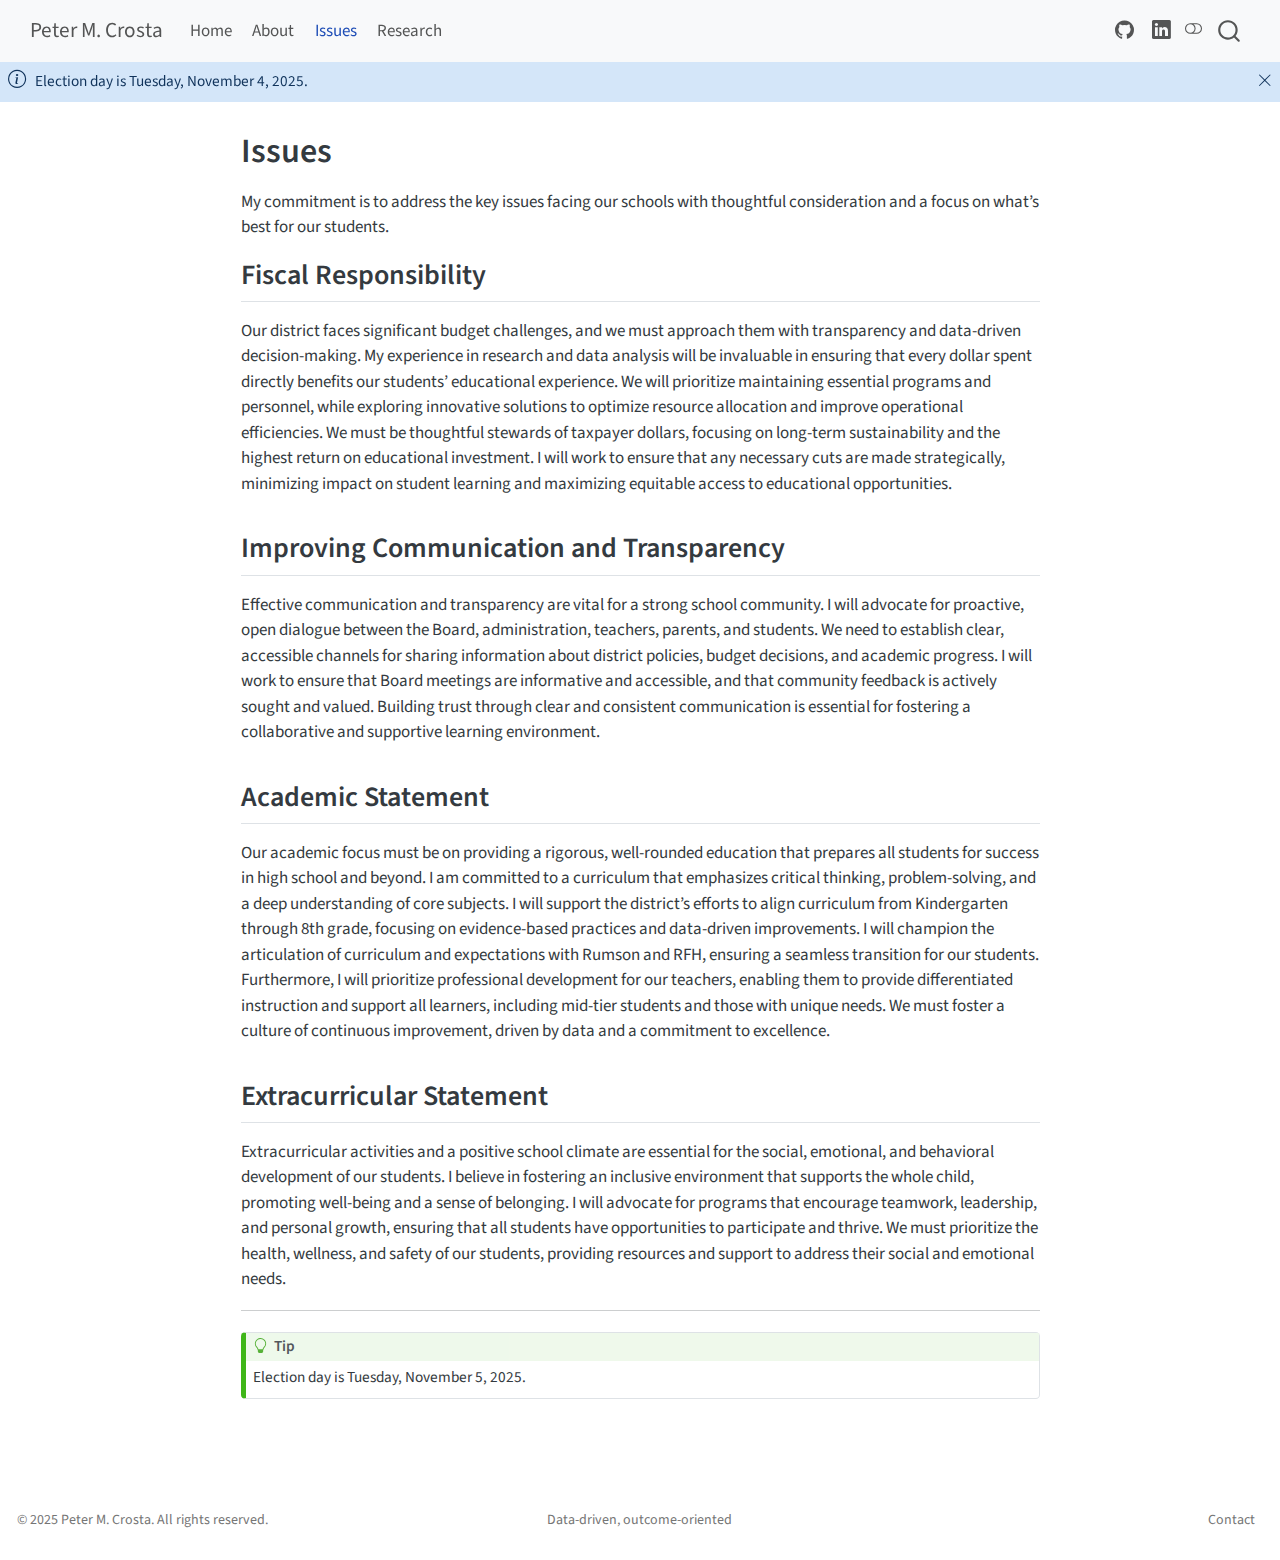
<file: docs/issues.html>
<!DOCTYPE html>
<html xmlns="http://www.w3.org/1999/xhtml" lang="en" xml:lang="en"><head>

<meta charset="utf-8">
<meta name="generator" content="quarto-1.5.57">

<meta name="viewport" content="width=device-width, initial-scale=1.0, user-scalable=yes">

<meta name="author" content="Peter M. Crosta">

<title>Issues | Peter M. Crosta – Peter M. Crosta</title>
<style>
code{white-space: pre-wrap;}
span.smallcaps{font-variant: small-caps;}
div.columns{display: flex; gap: min(4vw, 1.5em);}
div.column{flex: auto; overflow-x: auto;}
div.hanging-indent{margin-left: 1.5em; text-indent: -1.5em;}
ul.task-list{list-style: none;}
ul.task-list li input[type="checkbox"] {
  width: 0.8em;
  margin: 0 0.8em 0.2em -1em; /* quarto-specific, see https://github.com/quarto-dev/quarto-cli/issues/4556 */ 
  vertical-align: middle;
}
</style>


<script src="site_libs/quarto-nav/quarto-nav.js"></script>
<script src="site_libs/quarto-nav/headroom.min.js"></script>
<script src="site_libs/clipboard/clipboard.min.js"></script>
<script src="site_libs/quarto-search/autocomplete.umd.js"></script>
<script src="site_libs/quarto-search/fuse.min.js"></script>
<script src="site_libs/quarto-search/quarto-search.js"></script>
<meta name="quarto:offset" content="./">
<script src="site_libs/quarto-html/quarto.js"></script>
<script src="site_libs/quarto-html/popper.min.js"></script>
<script src="site_libs/quarto-html/tippy.umd.min.js"></script>
<script src="site_libs/quarto-html/anchor.min.js"></script>
<link href="site_libs/quarto-html/tippy.css" rel="stylesheet">
<link href="site_libs/quarto-html/quarto-syntax-highlighting.css" rel="stylesheet" class="quarto-color-scheme" id="quarto-text-highlighting-styles">
<link href="site_libs/quarto-html/quarto-syntax-highlighting-dark.css" rel="prefetch" class="quarto-color-scheme quarto-color-alternate" id="quarto-text-highlighting-styles">
<script src="site_libs/bootstrap/bootstrap.min.js"></script>
<link href="site_libs/bootstrap/bootstrap-icons.css" rel="stylesheet">
<link href="site_libs/bootstrap/bootstrap.min.css" rel="stylesheet" class="quarto-color-scheme" id="quarto-bootstrap" data-mode="light">
<link href="site_libs/bootstrap/bootstrap-dark.min.css" rel="prefetch" class="quarto-color-scheme quarto-color-alternate" id="quarto-bootstrap" data-mode="dark">
<script id="quarto-search-options" type="application/json">{
  "location": "navbar",
  "copy-button": false,
  "collapse-after": 3,
  "panel-placement": "end",
  "type": "overlay",
  "limit": 50,
  "keyboard-shortcut": [
    "f",
    "/",
    "s"
  ],
  "show-item-context": false,
  "language": {
    "search-no-results-text": "No results",
    "search-matching-documents-text": "matching documents",
    "search-copy-link-title": "Copy link to search",
    "search-hide-matches-text": "Hide additional matches",
    "search-more-match-text": "more match in this document",
    "search-more-matches-text": "more matches in this document",
    "search-clear-button-title": "Clear",
    "search-text-placeholder": "",
    "search-detached-cancel-button-title": "Cancel",
    "search-submit-button-title": "Submit",
    "search-label": "Search"
  }
}</script>
<script async="" src="https://www.googletagmanager.com/gtag/js?id=G-FWYE2E48ZC"></script>

<script type="text/javascript">

window.dataLayer = window.dataLayer || [];
function gtag(){dataLayer.push(arguments);}
gtag('js', new Date());
gtag('config', 'G-FWYE2E48ZC', { 'anonymize_ip': true});
</script>


<link rel="stylesheet" href="styles.css">
</head>

<body class="nav-fixed fullcontent">

<div id="quarto-search-results"></div>
  <header id="quarto-header" class="headroom fixed-top">
    <nav class="navbar navbar-expand-lg " data-bs-theme="dark">
      <div class="navbar-container container-fluid">
      <div class="navbar-brand-container mx-auto">
    <a class="navbar-brand" href="./index.html">
    <span class="navbar-title">Peter M. Crosta</span>
    </a>
  </div>
            <div id="quarto-search" class="" title="Search"></div>
          <button class="navbar-toggler" type="button" data-bs-toggle="collapse" data-bs-target="#navbarCollapse" aria-controls="navbarCollapse" role="menu" aria-expanded="false" aria-label="Toggle navigation" onclick="if (window.quartoToggleHeadroom) { window.quartoToggleHeadroom(); }">
  <span class="navbar-toggler-icon"></span>
</button>
          <div class="collapse navbar-collapse" id="navbarCollapse">
            <ul class="navbar-nav navbar-nav-scroll me-auto">
  <li class="nav-item">
    <a class="nav-link" href="./index.html"> 
<span class="menu-text">Home</span></a>
  </li>  
  <li class="nav-item">
    <a class="nav-link" href="./about.html"> 
<span class="menu-text">About</span></a>
  </li>  
  <li class="nav-item">
    <a class="nav-link active" href="./issues.html" aria-current="page"> 
<span class="menu-text">Issues</span></a>
  </li>  
  <li class="nav-item">
    <a class="nav-link" href="./research.html"> 
<span class="menu-text">Research</span></a>
  </li>  
</ul>
            <ul class="navbar-nav navbar-nav-scroll ms-auto">
  <li class="nav-item compact">
    <a class="nav-link" href="https://github.com/pmcrosta/pmc-website"> <i class="bi bi-github" role="img">
</i> 
<span class="menu-text"></span></a>
  </li>  
  <li class="nav-item compact">
    <a class="nav-link" href="https://www.linkedin.com/in/pmcrosta/"> <i class="bi bi-linkedin" role="img">
</i> 
<span class="menu-text"></span></a>
  </li>  
</ul>
          </div> <!-- /navcollapse -->
            <div class="quarto-navbar-tools">
  <a href="" class="quarto-color-scheme-toggle quarto-navigation-tool  px-1" onclick="window.quartoToggleColorScheme(); return false;" title="Toggle dark mode"><i class="bi"></i></a>
</div>
      </div> <!-- /container-fluid -->
    </nav>
  <div id="quarto-announcement" data-announcement-id="7a17aea84dd7a41f5c76e7f4163908f0" class="alert alert-primary hidden"><i class="bi bi-info-circle quarto-announcement-icon"></i><div class="quarto-announcement-content">
<p>Election day is Tuesday, November 4, 2025.</p>
</div><i class="bi bi-x-lg quarto-announcement-action"></i></div>
</header>
<!-- content -->
<div id="quarto-content" class="quarto-container page-columns page-rows-contents page-layout-article page-navbar">
<!-- sidebar -->
<!-- margin-sidebar -->
    
<!-- main -->
<main class="content" id="quarto-document-content">

<header id="title-block-header" class="quarto-title-block default">
<div class="quarto-title">
<h1 class="title">Issues</h1>
</div>



<div class="quarto-title-meta">

    
  
    
  </div>
  


</header>


<p>My commitment is to address the key issues facing our schools with thoughtful consideration and a focus on what’s best for our students.</p>
<section id="fiscal-responsibility" class="level2">
<h2 class="anchored" data-anchor-id="fiscal-responsibility">Fiscal Responsibility</h2>
<p>Our district faces significant budget challenges, and we must approach them with transparency and data-driven decision-making. My experience in research and data analysis will be invaluable in ensuring that every dollar spent directly benefits our students’ educational experience. We will prioritize maintaining essential programs and personnel, while exploring innovative solutions to optimize resource allocation and improve operational efficiencies. We must be thoughtful stewards of taxpayer dollars, focusing on long-term sustainability and the highest return on educational investment. I will work to ensure that any necessary cuts are made strategically, minimizing impact on student learning and maximizing equitable access to educational opportunities.</p>
</section>
<section id="improving-communication-and-transparency" class="level2">
<h2 class="anchored" data-anchor-id="improving-communication-and-transparency">Improving Communication and Transparency</h2>
<p>Effective communication and transparency are vital for a strong school community. I will advocate for proactive, open dialogue between the Board, administration, teachers, parents, and students. We need to establish clear, accessible channels for sharing information about district policies, budget decisions, and academic progress. I will work to ensure that Board meetings are informative and accessible, and that community feedback is actively sought and valued. Building trust through clear and consistent communication is essential for fostering a collaborative and supportive learning environment.</p>
</section>
<section id="academic-statement" class="level2">
<h2 class="anchored" data-anchor-id="academic-statement">Academic Statement</h2>
<p>Our academic focus must be on providing a rigorous, well-rounded education that prepares all students for success in high school and beyond. I am committed to a curriculum that emphasizes critical thinking, problem-solving, and a deep understanding of core subjects. I will support the district’s efforts to align curriculum from Kindergarten through 8th grade, focusing on evidence-based practices and data-driven improvements. I will champion the articulation of curriculum and expectations with Rumson and RFH, ensuring a seamless transition for our students. Furthermore, I will prioritize professional development for our teachers, enabling them to provide differentiated instruction and support all learners, including mid-tier students and those with unique needs. We must foster a culture of continuous improvement, driven by data and a commitment to excellence.</p>
</section>
<section id="extracurricular-statement" class="level2">
<h2 class="anchored" data-anchor-id="extracurricular-statement">Extracurricular Statement</h2>
<p>Extracurricular activities and a positive school climate are essential for the social, emotional, and behavioral development of our students. I believe in fostering an inclusive environment that supports the whole child, promoting well-being and a sense of belonging. I will advocate for programs that encourage teamwork, leadership, and personal growth, ensuring that all students have opportunities to participate and thrive. We must prioritize the health, wellness, and safety of our students, providing resources and support to address their social and emotional needs.</p>
<hr>
<div class="callout callout-style-default callout-tip callout-titled">
<div class="callout-header d-flex align-content-center">
<div class="callout-icon-container">
<i class="callout-icon"></i>
</div>
<div class="callout-title-container flex-fill">
Tip
</div>
</div>
<div class="callout-body-container callout-body">
<p>Election day is Tuesday, November 5, 2025.</p>
</div>
</div>


</section>

</main> <!-- /main -->
<script id="quarto-html-after-body" type="application/javascript">
window.document.addEventListener("DOMContentLoaded", function (event) {
  const toggleBodyColorMode = (bsSheetEl) => {
    const mode = bsSheetEl.getAttribute("data-mode");
    const bodyEl = window.document.querySelector("body");
    if (mode === "dark") {
      bodyEl.classList.add("quarto-dark");
      bodyEl.classList.remove("quarto-light");
    } else {
      bodyEl.classList.add("quarto-light");
      bodyEl.classList.remove("quarto-dark");
    }
  }
  const toggleBodyColorPrimary = () => {
    const bsSheetEl = window.document.querySelector("link#quarto-bootstrap");
    if (bsSheetEl) {
      toggleBodyColorMode(bsSheetEl);
    }
  }
  toggleBodyColorPrimary();  
  const disableStylesheet = (stylesheets) => {
    for (let i=0; i < stylesheets.length; i++) {
      const stylesheet = stylesheets[i];
      stylesheet.rel = 'prefetch';
    }
  }
  const enableStylesheet = (stylesheets) => {
    for (let i=0; i < stylesheets.length; i++) {
      const stylesheet = stylesheets[i];
      stylesheet.rel = 'stylesheet';
    }
  }
  const manageTransitions = (selector, allowTransitions) => {
    const els = window.document.querySelectorAll(selector);
    for (let i=0; i < els.length; i++) {
      const el = els[i];
      if (allowTransitions) {
        el.classList.remove('notransition');
      } else {
        el.classList.add('notransition');
      }
    }
  }
  const toggleGiscusIfUsed = (isAlternate, darkModeDefault) => {
    const baseTheme = document.querySelector('#giscus-base-theme')?.value ?? 'light';
    const alternateTheme = document.querySelector('#giscus-alt-theme')?.value ?? 'dark';
    let newTheme = '';
    if(darkModeDefault) {
      newTheme = isAlternate ? baseTheme : alternateTheme;
    } else {
      newTheme = isAlternate ? alternateTheme : baseTheme;
    }
    const changeGiscusTheme = () => {
      // From: https://github.com/giscus/giscus/issues/336
      const sendMessage = (message) => {
        const iframe = document.querySelector('iframe.giscus-frame');
        if (!iframe) return;
        iframe.contentWindow.postMessage({ giscus: message }, 'https://giscus.app');
      }
      sendMessage({
        setConfig: {
          theme: newTheme
        }
      });
    }
    const isGiscussLoaded = window.document.querySelector('iframe.giscus-frame') !== null;
    if (isGiscussLoaded) {
      changeGiscusTheme();
    }
  }
  const toggleColorMode = (alternate) => {
    // Switch the stylesheets
    const alternateStylesheets = window.document.querySelectorAll('link.quarto-color-scheme.quarto-color-alternate');
    manageTransitions('#quarto-margin-sidebar .nav-link', false);
    if (alternate) {
      enableStylesheet(alternateStylesheets);
      for (const sheetNode of alternateStylesheets) {
        if (sheetNode.id === "quarto-bootstrap") {
          toggleBodyColorMode(sheetNode);
        }
      }
    } else {
      disableStylesheet(alternateStylesheets);
      toggleBodyColorPrimary();
    }
    manageTransitions('#quarto-margin-sidebar .nav-link', true);
    // Switch the toggles
    const toggles = window.document.querySelectorAll('.quarto-color-scheme-toggle');
    for (let i=0; i < toggles.length; i++) {
      const toggle = toggles[i];
      if (toggle) {
        if (alternate) {
          toggle.classList.add("alternate");     
        } else {
          toggle.classList.remove("alternate");
        }
      }
    }
    // Hack to workaround the fact that safari doesn't
    // properly recolor the scrollbar when toggling (#1455)
    if (navigator.userAgent.indexOf('Safari') > 0 && navigator.userAgent.indexOf('Chrome') == -1) {
      manageTransitions("body", false);
      window.scrollTo(0, 1);
      setTimeout(() => {
        window.scrollTo(0, 0);
        manageTransitions("body", true);
      }, 40);  
    }
  }
  const isFileUrl = () => { 
    return window.location.protocol === 'file:';
  }
  const hasAlternateSentinel = () => {  
    let styleSentinel = getColorSchemeSentinel();
    if (styleSentinel !== null) {
      return styleSentinel === "alternate";
    } else {
      return false;
    }
  }
  const setStyleSentinel = (alternate) => {
    const value = alternate ? "alternate" : "default";
    if (!isFileUrl()) {
      window.localStorage.setItem("quarto-color-scheme", value);
    } else {
      localAlternateSentinel = value;
    }
  }
  const getColorSchemeSentinel = () => {
    if (!isFileUrl()) {
      const storageValue = window.localStorage.getItem("quarto-color-scheme");
      return storageValue != null ? storageValue : localAlternateSentinel;
    } else {
      return localAlternateSentinel;
    }
  }
  const darkModeDefault = false;
  let localAlternateSentinel = darkModeDefault ? 'alternate' : 'default';
  // Dark / light mode switch
  window.quartoToggleColorScheme = () => {
    // Read the current dark / light value 
    let toAlternate = !hasAlternateSentinel();
    toggleColorMode(toAlternate);
    setStyleSentinel(toAlternate);
    toggleGiscusIfUsed(toAlternate, darkModeDefault);
  };
  // Ensure there is a toggle, if there isn't float one in the top right
  if (window.document.querySelector('.quarto-color-scheme-toggle') === null) {
    const a = window.document.createElement('a');
    a.classList.add('top-right');
    a.classList.add('quarto-color-scheme-toggle');
    a.href = "";
    a.onclick = function() { try { window.quartoToggleColorScheme(); } catch {} return false; };
    const i = window.document.createElement("i");
    i.classList.add('bi');
    a.appendChild(i);
    window.document.body.appendChild(a);
  }
  // Switch to dark mode if need be
  if (hasAlternateSentinel()) {
    toggleColorMode(true);
  } else {
    toggleColorMode(false);
  }
  const icon = "";
  const anchorJS = new window.AnchorJS();
  anchorJS.options = {
    placement: 'right',
    icon: icon
  };
  anchorJS.add('.anchored');
  const isCodeAnnotation = (el) => {
    for (const clz of el.classList) {
      if (clz.startsWith('code-annotation-')) {                     
        return true;
      }
    }
    return false;
  }
  const onCopySuccess = function(e) {
    // button target
    const button = e.trigger;
    // don't keep focus
    button.blur();
    // flash "checked"
    button.classList.add('code-copy-button-checked');
    var currentTitle = button.getAttribute("title");
    button.setAttribute("title", "Copied!");
    let tooltip;
    if (window.bootstrap) {
      button.setAttribute("data-bs-toggle", "tooltip");
      button.setAttribute("data-bs-placement", "left");
      button.setAttribute("data-bs-title", "Copied!");
      tooltip = new bootstrap.Tooltip(button, 
        { trigger: "manual", 
          customClass: "code-copy-button-tooltip",
          offset: [0, -8]});
      tooltip.show();    
    }
    setTimeout(function() {
      if (tooltip) {
        tooltip.hide();
        button.removeAttribute("data-bs-title");
        button.removeAttribute("data-bs-toggle");
        button.removeAttribute("data-bs-placement");
      }
      button.setAttribute("title", currentTitle);
      button.classList.remove('code-copy-button-checked');
    }, 1000);
    // clear code selection
    e.clearSelection();
  }
  const getTextToCopy = function(trigger) {
      const codeEl = trigger.previousElementSibling.cloneNode(true);
      for (const childEl of codeEl.children) {
        if (isCodeAnnotation(childEl)) {
          childEl.remove();
        }
      }
      return codeEl.innerText;
  }
  const clipboard = new window.ClipboardJS('.code-copy-button:not([data-in-quarto-modal])', {
    text: getTextToCopy
  });
  clipboard.on('success', onCopySuccess);
  if (window.document.getElementById('quarto-embedded-source-code-modal')) {
    // For code content inside modals, clipBoardJS needs to be initialized with a container option
    // TODO: Check when it could be a function (https://github.com/zenorocha/clipboard.js/issues/860)
    const clipboardModal = new window.ClipboardJS('.code-copy-button[data-in-quarto-modal]', {
      text: getTextToCopy,
      container: window.document.getElementById('quarto-embedded-source-code-modal')
    });
    clipboardModal.on('success', onCopySuccess);
  }
    var localhostRegex = new RegExp(/^(?:http|https):\/\/localhost\:?[0-9]*\//);
    var mailtoRegex = new RegExp(/^mailto:/);
      var filterRegex = new RegExp("https:\/\/www\.petecrosta\.com");
    var isInternal = (href) => {
        return filterRegex.test(href) || localhostRegex.test(href) || mailtoRegex.test(href);
    }
    // Inspect non-navigation links and adorn them if external
 	var links = window.document.querySelectorAll('a[href]:not(.nav-link):not(.navbar-brand):not(.toc-action):not(.sidebar-link):not(.sidebar-item-toggle):not(.pagination-link):not(.no-external):not([aria-hidden]):not(.dropdown-item):not(.quarto-navigation-tool):not(.about-link)');
    for (var i=0; i<links.length; i++) {
      const link = links[i];
      if (!isInternal(link.href)) {
        // undo the damage that might have been done by quarto-nav.js in the case of
        // links that we want to consider external
        if (link.dataset.originalHref !== undefined) {
          link.href = link.dataset.originalHref;
        }
      }
    }
  function tippyHover(el, contentFn, onTriggerFn, onUntriggerFn) {
    const config = {
      allowHTML: true,
      maxWidth: 500,
      delay: 100,
      arrow: false,
      appendTo: function(el) {
          return el.parentElement;
      },
      interactive: true,
      interactiveBorder: 10,
      theme: 'quarto',
      placement: 'bottom-start',
    };
    if (contentFn) {
      config.content = contentFn;
    }
    if (onTriggerFn) {
      config.onTrigger = onTriggerFn;
    }
    if (onUntriggerFn) {
      config.onUntrigger = onUntriggerFn;
    }
    window.tippy(el, config); 
  }
  const noterefs = window.document.querySelectorAll('a[role="doc-noteref"]');
  for (var i=0; i<noterefs.length; i++) {
    const ref = noterefs[i];
    tippyHover(ref, function() {
      // use id or data attribute instead here
      let href = ref.getAttribute('data-footnote-href') || ref.getAttribute('href');
      try { href = new URL(href).hash; } catch {}
      const id = href.replace(/^#\/?/, "");
      const note = window.document.getElementById(id);
      if (note) {
        return note.innerHTML;
      } else {
        return "";
      }
    });
  }
  const xrefs = window.document.querySelectorAll('a.quarto-xref');
  const processXRef = (id, note) => {
    // Strip column container classes
    const stripColumnClz = (el) => {
      el.classList.remove("page-full", "page-columns");
      if (el.children) {
        for (const child of el.children) {
          stripColumnClz(child);
        }
      }
    }
    stripColumnClz(note)
    if (id === null || id.startsWith('sec-')) {
      // Special case sections, only their first couple elements
      const container = document.createElement("div");
      if (note.children && note.children.length > 2) {
        container.appendChild(note.children[0].cloneNode(true));
        for (let i = 1; i < note.children.length; i++) {
          const child = note.children[i];
          if (child.tagName === "P" && child.innerText === "") {
            continue;
          } else {
            container.appendChild(child.cloneNode(true));
            break;
          }
        }
        if (window.Quarto?.typesetMath) {
          window.Quarto.typesetMath(container);
        }
        return container.innerHTML
      } else {
        if (window.Quarto?.typesetMath) {
          window.Quarto.typesetMath(note);
        }
        return note.innerHTML;
      }
    } else {
      // Remove any anchor links if they are present
      const anchorLink = note.querySelector('a.anchorjs-link');
      if (anchorLink) {
        anchorLink.remove();
      }
      if (window.Quarto?.typesetMath) {
        window.Quarto.typesetMath(note);
      }
      // TODO in 1.5, we should make sure this works without a callout special case
      if (note.classList.contains("callout")) {
        return note.outerHTML;
      } else {
        return note.innerHTML;
      }
    }
  }
  for (var i=0; i<xrefs.length; i++) {
    const xref = xrefs[i];
    tippyHover(xref, undefined, function(instance) {
      instance.disable();
      let url = xref.getAttribute('href');
      let hash = undefined; 
      if (url.startsWith('#')) {
        hash = url;
      } else {
        try { hash = new URL(url).hash; } catch {}
      }
      if (hash) {
        const id = hash.replace(/^#\/?/, "");
        const note = window.document.getElementById(id);
        if (note !== null) {
          try {
            const html = processXRef(id, note.cloneNode(true));
            instance.setContent(html);
          } finally {
            instance.enable();
            instance.show();
          }
        } else {
          // See if we can fetch this
          fetch(url.split('#')[0])
          .then(res => res.text())
          .then(html => {
            const parser = new DOMParser();
            const htmlDoc = parser.parseFromString(html, "text/html");
            const note = htmlDoc.getElementById(id);
            if (note !== null) {
              const html = processXRef(id, note);
              instance.setContent(html);
            } 
          }).finally(() => {
            instance.enable();
            instance.show();
          });
        }
      } else {
        // See if we can fetch a full url (with no hash to target)
        // This is a special case and we should probably do some content thinning / targeting
        fetch(url)
        .then(res => res.text())
        .then(html => {
          const parser = new DOMParser();
          const htmlDoc = parser.parseFromString(html, "text/html");
          const note = htmlDoc.querySelector('main.content');
          if (note !== null) {
            // This should only happen for chapter cross references
            // (since there is no id in the URL)
            // remove the first header
            if (note.children.length > 0 && note.children[0].tagName === "HEADER") {
              note.children[0].remove();
            }
            const html = processXRef(null, note);
            instance.setContent(html);
          } 
        }).finally(() => {
          instance.enable();
          instance.show();
        });
      }
    }, function(instance) {
    });
  }
      let selectedAnnoteEl;
      const selectorForAnnotation = ( cell, annotation) => {
        let cellAttr = 'data-code-cell="' + cell + '"';
        let lineAttr = 'data-code-annotation="' +  annotation + '"';
        const selector = 'span[' + cellAttr + '][' + lineAttr + ']';
        return selector;
      }
      const selectCodeLines = (annoteEl) => {
        const doc = window.document;
        const targetCell = annoteEl.getAttribute("data-target-cell");
        const targetAnnotation = annoteEl.getAttribute("data-target-annotation");
        const annoteSpan = window.document.querySelector(selectorForAnnotation(targetCell, targetAnnotation));
        const lines = annoteSpan.getAttribute("data-code-lines").split(",");
        const lineIds = lines.map((line) => {
          return targetCell + "-" + line;
        })
        let top = null;
        let height = null;
        let parent = null;
        if (lineIds.length > 0) {
            //compute the position of the single el (top and bottom and make a div)
            const el = window.document.getElementById(lineIds[0]);
            top = el.offsetTop;
            height = el.offsetHeight;
            parent = el.parentElement.parentElement;
          if (lineIds.length > 1) {
            const lastEl = window.document.getElementById(lineIds[lineIds.length - 1]);
            const bottom = lastEl.offsetTop + lastEl.offsetHeight;
            height = bottom - top;
          }
          if (top !== null && height !== null && parent !== null) {
            // cook up a div (if necessary) and position it 
            let div = window.document.getElementById("code-annotation-line-highlight");
            if (div === null) {
              div = window.document.createElement("div");
              div.setAttribute("id", "code-annotation-line-highlight");
              div.style.position = 'absolute';
              parent.appendChild(div);
            }
            div.style.top = top - 2 + "px";
            div.style.height = height + 4 + "px";
            div.style.left = 0;
            let gutterDiv = window.document.getElementById("code-annotation-line-highlight-gutter");
            if (gutterDiv === null) {
              gutterDiv = window.document.createElement("div");
              gutterDiv.setAttribute("id", "code-annotation-line-highlight-gutter");
              gutterDiv.style.position = 'absolute';
              const codeCell = window.document.getElementById(targetCell);
              const gutter = codeCell.querySelector('.code-annotation-gutter');
              gutter.appendChild(gutterDiv);
            }
            gutterDiv.style.top = top - 2 + "px";
            gutterDiv.style.height = height + 4 + "px";
          }
          selectedAnnoteEl = annoteEl;
        }
      };
      const unselectCodeLines = () => {
        const elementsIds = ["code-annotation-line-highlight", "code-annotation-line-highlight-gutter"];
        elementsIds.forEach((elId) => {
          const div = window.document.getElementById(elId);
          if (div) {
            div.remove();
          }
        });
        selectedAnnoteEl = undefined;
      };
        // Handle positioning of the toggle
    window.addEventListener(
      "resize",
      throttle(() => {
        elRect = undefined;
        if (selectedAnnoteEl) {
          selectCodeLines(selectedAnnoteEl);
        }
      }, 10)
    );
    function throttle(fn, ms) {
    let throttle = false;
    let timer;
      return (...args) => {
        if(!throttle) { // first call gets through
            fn.apply(this, args);
            throttle = true;
        } else { // all the others get throttled
            if(timer) clearTimeout(timer); // cancel #2
            timer = setTimeout(() => {
              fn.apply(this, args);
              timer = throttle = false;
            }, ms);
        }
      };
    }
      // Attach click handler to the DT
      const annoteDls = window.document.querySelectorAll('dt[data-target-cell]');
      for (const annoteDlNode of annoteDls) {
        annoteDlNode.addEventListener('click', (event) => {
          const clickedEl = event.target;
          if (clickedEl !== selectedAnnoteEl) {
            unselectCodeLines();
            const activeEl = window.document.querySelector('dt[data-target-cell].code-annotation-active');
            if (activeEl) {
              activeEl.classList.remove('code-annotation-active');
            }
            selectCodeLines(clickedEl);
            clickedEl.classList.add('code-annotation-active');
          } else {
            // Unselect the line
            unselectCodeLines();
            clickedEl.classList.remove('code-annotation-active');
          }
        });
      }
  const findCites = (el) => {
    const parentEl = el.parentElement;
    if (parentEl) {
      const cites = parentEl.dataset.cites;
      if (cites) {
        return {
          el,
          cites: cites.split(' ')
        };
      } else {
        return findCites(el.parentElement)
      }
    } else {
      return undefined;
    }
  };
  var bibliorefs = window.document.querySelectorAll('a[role="doc-biblioref"]');
  for (var i=0; i<bibliorefs.length; i++) {
    const ref = bibliorefs[i];
    const citeInfo = findCites(ref);
    if (citeInfo) {
      tippyHover(citeInfo.el, function() {
        var popup = window.document.createElement('div');
        citeInfo.cites.forEach(function(cite) {
          var citeDiv = window.document.createElement('div');
          citeDiv.classList.add('hanging-indent');
          citeDiv.classList.add('csl-entry');
          var biblioDiv = window.document.getElementById('ref-' + cite);
          if (biblioDiv) {
            citeDiv.innerHTML = biblioDiv.innerHTML;
          }
          popup.appendChild(citeDiv);
        });
        return popup.innerHTML;
      });
    }
  }
});
</script>
</div> <!-- /content -->
<footer class="footer">
  <div class="nav-footer">
    <div class="nav-footer-left">
<p>© 2025 Peter M. Crosta. All rights reserved.</p>
</div>   
    <div class="nav-footer-center">
<p>Data-driven, outcome-oriented</p>
</div>
    <div class="nav-footer-right">
      <ul class="footer-items list-unstyled">
    <li class="nav-item">
    <a class="nav-link" href="mailto:pmcrosta@gmail.com">
<p>Contact</p>
</a>
  </li>  
</ul>
    </div>
  </div>
</footer>




</body></html>
</file>
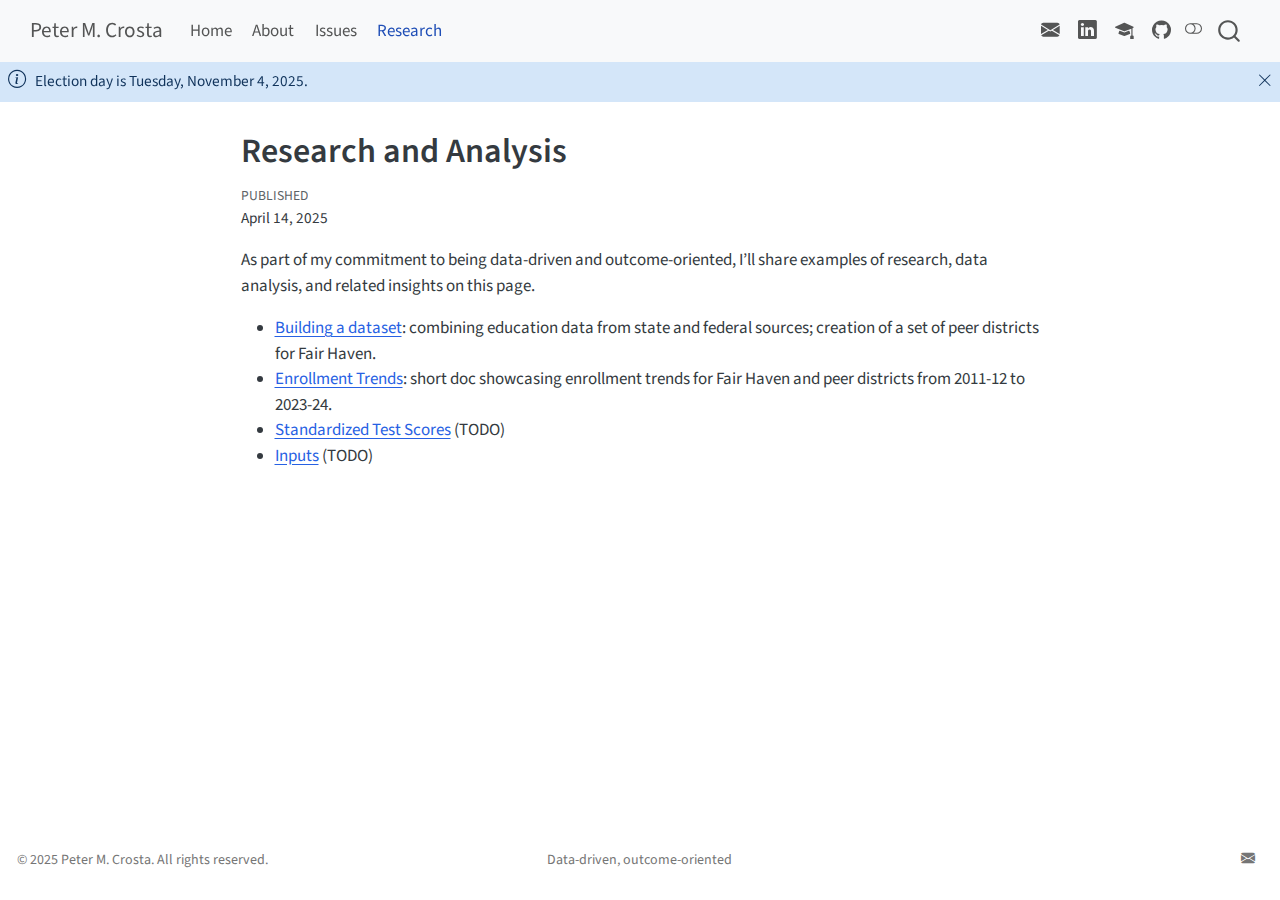
<file: docs/research.html>
<!DOCTYPE html>
<html xmlns="http://www.w3.org/1999/xhtml" lang="en" xml:lang="en"><head>

<meta charset="utf-8">
<meta name="generator" content="quarto-1.5.57">

<meta name="viewport" content="width=device-width, initial-scale=1.0, user-scalable=yes">

<meta name="author" content="Peter M. Crosta">
<meta name="dcterms.date" content="2025-04-14">

<title>Research and Analysis | Peter M. Crosta – Peter M. Crosta</title>
<style>
code{white-space: pre-wrap;}
span.smallcaps{font-variant: small-caps;}
div.columns{display: flex; gap: min(4vw, 1.5em);}
div.column{flex: auto; overflow-x: auto;}
div.hanging-indent{margin-left: 1.5em; text-indent: -1.5em;}
ul.task-list{list-style: none;}
ul.task-list li input[type="checkbox"] {
  width: 0.8em;
  margin: 0 0.8em 0.2em -1em; /* quarto-specific, see https://github.com/quarto-dev/quarto-cli/issues/4556 */ 
  vertical-align: middle;
}
</style>


<script src="site_libs/quarto-nav/quarto-nav.js"></script>
<script src="site_libs/quarto-nav/headroom.min.js"></script>
<script src="site_libs/clipboard/clipboard.min.js"></script>
<script src="site_libs/quarto-search/autocomplete.umd.js"></script>
<script src="site_libs/quarto-search/fuse.min.js"></script>
<script src="site_libs/quarto-search/quarto-search.js"></script>
<meta name="quarto:offset" content="./">
<script src="site_libs/quarto-html/quarto.js"></script>
<script src="site_libs/quarto-html/popper.min.js"></script>
<script src="site_libs/quarto-html/tippy.umd.min.js"></script>
<script src="site_libs/quarto-html/anchor.min.js"></script>
<link href="site_libs/quarto-html/tippy.css" rel="stylesheet">
<link href="site_libs/quarto-html/quarto-syntax-highlighting.css" rel="stylesheet" class="quarto-color-scheme" id="quarto-text-highlighting-styles">
<link href="site_libs/quarto-html/quarto-syntax-highlighting-dark.css" rel="prefetch" class="quarto-color-scheme quarto-color-alternate" id="quarto-text-highlighting-styles">
<script src="site_libs/bootstrap/bootstrap.min.js"></script>
<link href="site_libs/bootstrap/bootstrap-icons.css" rel="stylesheet">
<link href="site_libs/bootstrap/bootstrap.min.css" rel="stylesheet" class="quarto-color-scheme" id="quarto-bootstrap" data-mode="light">
<link href="site_libs/bootstrap/bootstrap-dark.min.css" rel="prefetch" class="quarto-color-scheme quarto-color-alternate" id="quarto-bootstrap" data-mode="dark">
<script id="quarto-search-options" type="application/json">{
  "location": "navbar",
  "copy-button": false,
  "collapse-after": 3,
  "panel-placement": "end",
  "type": "overlay",
  "limit": 50,
  "keyboard-shortcut": [
    "f",
    "/",
    "s"
  ],
  "show-item-context": false,
  "language": {
    "search-no-results-text": "No results",
    "search-matching-documents-text": "matching documents",
    "search-copy-link-title": "Copy link to search",
    "search-hide-matches-text": "Hide additional matches",
    "search-more-match-text": "more match in this document",
    "search-more-matches-text": "more matches in this document",
    "search-clear-button-title": "Clear",
    "search-text-placeholder": "",
    "search-detached-cancel-button-title": "Cancel",
    "search-submit-button-title": "Submit",
    "search-label": "Search"
  }
}</script>
<script async="" src="https://www.googletagmanager.com/gtag/js?id=G-FWYE2E48ZC"></script>

<script type="text/javascript">

window.dataLayer = window.dataLayer || [];
function gtag(){dataLayer.push(arguments);}
gtag('js', new Date());
gtag('config', 'G-FWYE2E48ZC', { 'anonymize_ip': true});
</script>


<link rel="stylesheet" href="styles.css">
</head>

<body class="nav-fixed fullcontent">

<div id="quarto-search-results"></div>
  <header id="quarto-header" class="headroom fixed-top">
    <nav class="navbar navbar-expand-lg " data-bs-theme="dark">
      <div class="navbar-container container-fluid">
      <div class="navbar-brand-container mx-auto">
    <a class="navbar-brand" href="./index.html">
    <span class="navbar-title">Peter M. Crosta</span>
    </a>
  </div>
            <div id="quarto-search" class="" title="Search"></div>
          <button class="navbar-toggler" type="button" data-bs-toggle="collapse" data-bs-target="#navbarCollapse" aria-controls="navbarCollapse" role="menu" aria-expanded="false" aria-label="Toggle navigation" onclick="if (window.quartoToggleHeadroom) { window.quartoToggleHeadroom(); }">
  <span class="navbar-toggler-icon"></span>
</button>
          <div class="collapse navbar-collapse" id="navbarCollapse">
            <ul class="navbar-nav navbar-nav-scroll me-auto">
  <li class="nav-item">
    <a class="nav-link" href="./index.html"> 
<span class="menu-text">Home</span></a>
  </li>  
  <li class="nav-item">
    <a class="nav-link" href="./about.html"> 
<span class="menu-text">About</span></a>
  </li>  
  <li class="nav-item">
    <a class="nav-link" href="./issues.html"> 
<span class="menu-text">Issues</span></a>
  </li>  
  <li class="nav-item">
    <a class="nav-link active" href="./research.html" aria-current="page"> 
<span class="menu-text">Research</span></a>
  </li>  
</ul>
            <ul class="navbar-nav navbar-nav-scroll ms-auto">
  <li class="nav-item compact">
    <a class="nav-link" href="mailto:pmcrosta@gmail.com"> <i class="bi bi-envelope-fill" role="img">
</i> 
<span class="menu-text"></span></a>
  </li>  
  <li class="nav-item compact">
    <a class="nav-link" href="https://www.linkedin.com/in/pmcrosta/"> <i class="bi bi-linkedin" role="img">
</i> 
<span class="menu-text"></span></a>
  </li>  
  <li class="nav-item compact">
    <a class="nav-link" href="https://scholar.google.com/citations?user=M1or3F8AAAAJ&amp;hl=en"> <i class="bi bi-mortarboard-fill" role="img">
</i> 
<span class="menu-text"></span></a>
  </li>  
  <li class="nav-item compact">
    <a class="nav-link" href="https://github.com/pmcrosta/pmc-website"> <i class="bi bi-github" role="img">
</i> 
<span class="menu-text"></span></a>
  </li>  
</ul>
          </div> <!-- /navcollapse -->
            <div class="quarto-navbar-tools">
  <a href="" class="quarto-color-scheme-toggle quarto-navigation-tool  px-1" onclick="window.quartoToggleColorScheme(); return false;" title="Toggle dark mode"><i class="bi"></i></a>
</div>
      </div> <!-- /container-fluid -->
    </nav>
  <div id="quarto-announcement" data-announcement-id="7a17aea84dd7a41f5c76e7f4163908f0" class="alert alert-primary hidden"><i class="bi bi-info-circle quarto-announcement-icon"></i><div class="quarto-announcement-content">
<p>Election day is Tuesday, November 4, 2025.</p>
</div><i class="bi bi-x-lg quarto-announcement-action"></i></div>
</header>
<!-- content -->
<div id="quarto-content" class="quarto-container page-columns page-rows-contents page-layout-article page-navbar">
<!-- sidebar -->
<!-- margin-sidebar -->
    
<!-- main -->
<main class="content" id="quarto-document-content">

<header id="title-block-header" class="quarto-title-block default">
<div class="quarto-title">
<h1 class="title">Research and Analysis</h1>
</div>



<div class="quarto-title-meta">

    
    <div>
    <div class="quarto-title-meta-heading">Published</div>
    <div class="quarto-title-meta-contents">
      <p class="date">April 14, 2025</p>
    </div>
  </div>
  
    
  </div>
  


</header>


<p>As part of my commitment to being data-driven and outcome-oriented, I’ll share examples of research, data analysis, and related insights on this page.</p>
<ul>
<li><a href="research/building_a_dataset.html">Building a dataset</a>: combining education data from state and federal sources; creation of a set of peer districts for Fair Haven.</li>
<li><a href="./research/enrollment_trends.html">Enrollment Trends</a>: short doc showcasing enrollment trends for Fair Haven and peer districts from 2011-12 to 2023-24.</li>
<li><a href="research/test scores.md">Standardized Test Scores</a> (TODO)</li>
<li><a href="research/inputs.md">Inputs</a> (TODO)</li>
</ul>



</main> <!-- /main -->
<script id="quarto-html-after-body" type="application/javascript">
window.document.addEventListener("DOMContentLoaded", function (event) {
  const toggleBodyColorMode = (bsSheetEl) => {
    const mode = bsSheetEl.getAttribute("data-mode");
    const bodyEl = window.document.querySelector("body");
    if (mode === "dark") {
      bodyEl.classList.add("quarto-dark");
      bodyEl.classList.remove("quarto-light");
    } else {
      bodyEl.classList.add("quarto-light");
      bodyEl.classList.remove("quarto-dark");
    }
  }
  const toggleBodyColorPrimary = () => {
    const bsSheetEl = window.document.querySelector("link#quarto-bootstrap");
    if (bsSheetEl) {
      toggleBodyColorMode(bsSheetEl);
    }
  }
  toggleBodyColorPrimary();  
  const disableStylesheet = (stylesheets) => {
    for (let i=0; i < stylesheets.length; i++) {
      const stylesheet = stylesheets[i];
      stylesheet.rel = 'prefetch';
    }
  }
  const enableStylesheet = (stylesheets) => {
    for (let i=0; i < stylesheets.length; i++) {
      const stylesheet = stylesheets[i];
      stylesheet.rel = 'stylesheet';
    }
  }
  const manageTransitions = (selector, allowTransitions) => {
    const els = window.document.querySelectorAll(selector);
    for (let i=0; i < els.length; i++) {
      const el = els[i];
      if (allowTransitions) {
        el.classList.remove('notransition');
      } else {
        el.classList.add('notransition');
      }
    }
  }
  const toggleGiscusIfUsed = (isAlternate, darkModeDefault) => {
    const baseTheme = document.querySelector('#giscus-base-theme')?.value ?? 'light';
    const alternateTheme = document.querySelector('#giscus-alt-theme')?.value ?? 'dark';
    let newTheme = '';
    if(darkModeDefault) {
      newTheme = isAlternate ? baseTheme : alternateTheme;
    } else {
      newTheme = isAlternate ? alternateTheme : baseTheme;
    }
    const changeGiscusTheme = () => {
      // From: https://github.com/giscus/giscus/issues/336
      const sendMessage = (message) => {
        const iframe = document.querySelector('iframe.giscus-frame');
        if (!iframe) return;
        iframe.contentWindow.postMessage({ giscus: message }, 'https://giscus.app');
      }
      sendMessage({
        setConfig: {
          theme: newTheme
        }
      });
    }
    const isGiscussLoaded = window.document.querySelector('iframe.giscus-frame') !== null;
    if (isGiscussLoaded) {
      changeGiscusTheme();
    }
  }
  const toggleColorMode = (alternate) => {
    // Switch the stylesheets
    const alternateStylesheets = window.document.querySelectorAll('link.quarto-color-scheme.quarto-color-alternate');
    manageTransitions('#quarto-margin-sidebar .nav-link', false);
    if (alternate) {
      enableStylesheet(alternateStylesheets);
      for (const sheetNode of alternateStylesheets) {
        if (sheetNode.id === "quarto-bootstrap") {
          toggleBodyColorMode(sheetNode);
        }
      }
    } else {
      disableStylesheet(alternateStylesheets);
      toggleBodyColorPrimary();
    }
    manageTransitions('#quarto-margin-sidebar .nav-link', true);
    // Switch the toggles
    const toggles = window.document.querySelectorAll('.quarto-color-scheme-toggle');
    for (let i=0; i < toggles.length; i++) {
      const toggle = toggles[i];
      if (toggle) {
        if (alternate) {
          toggle.classList.add("alternate");     
        } else {
          toggle.classList.remove("alternate");
        }
      }
    }
    // Hack to workaround the fact that safari doesn't
    // properly recolor the scrollbar when toggling (#1455)
    if (navigator.userAgent.indexOf('Safari') > 0 && navigator.userAgent.indexOf('Chrome') == -1) {
      manageTransitions("body", false);
      window.scrollTo(0, 1);
      setTimeout(() => {
        window.scrollTo(0, 0);
        manageTransitions("body", true);
      }, 40);  
    }
  }
  const isFileUrl = () => { 
    return window.location.protocol === 'file:';
  }
  const hasAlternateSentinel = () => {  
    let styleSentinel = getColorSchemeSentinel();
    if (styleSentinel !== null) {
      return styleSentinel === "alternate";
    } else {
      return false;
    }
  }
  const setStyleSentinel = (alternate) => {
    const value = alternate ? "alternate" : "default";
    if (!isFileUrl()) {
      window.localStorage.setItem("quarto-color-scheme", value);
    } else {
      localAlternateSentinel = value;
    }
  }
  const getColorSchemeSentinel = () => {
    if (!isFileUrl()) {
      const storageValue = window.localStorage.getItem("quarto-color-scheme");
      return storageValue != null ? storageValue : localAlternateSentinel;
    } else {
      return localAlternateSentinel;
    }
  }
  const darkModeDefault = false;
  let localAlternateSentinel = darkModeDefault ? 'alternate' : 'default';
  // Dark / light mode switch
  window.quartoToggleColorScheme = () => {
    // Read the current dark / light value 
    let toAlternate = !hasAlternateSentinel();
    toggleColorMode(toAlternate);
    setStyleSentinel(toAlternate);
    toggleGiscusIfUsed(toAlternate, darkModeDefault);
  };
  // Ensure there is a toggle, if there isn't float one in the top right
  if (window.document.querySelector('.quarto-color-scheme-toggle') === null) {
    const a = window.document.createElement('a');
    a.classList.add('top-right');
    a.classList.add('quarto-color-scheme-toggle');
    a.href = "";
    a.onclick = function() { try { window.quartoToggleColorScheme(); } catch {} return false; };
    const i = window.document.createElement("i");
    i.classList.add('bi');
    a.appendChild(i);
    window.document.body.appendChild(a);
  }
  // Switch to dark mode if need be
  if (hasAlternateSentinel()) {
    toggleColorMode(true);
  } else {
    toggleColorMode(false);
  }
  const icon = "";
  const anchorJS = new window.AnchorJS();
  anchorJS.options = {
    placement: 'right',
    icon: icon
  };
  anchorJS.add('.anchored');
  const isCodeAnnotation = (el) => {
    for (const clz of el.classList) {
      if (clz.startsWith('code-annotation-')) {                     
        return true;
      }
    }
    return false;
  }
  const onCopySuccess = function(e) {
    // button target
    const button = e.trigger;
    // don't keep focus
    button.blur();
    // flash "checked"
    button.classList.add('code-copy-button-checked');
    var currentTitle = button.getAttribute("title");
    button.setAttribute("title", "Copied!");
    let tooltip;
    if (window.bootstrap) {
      button.setAttribute("data-bs-toggle", "tooltip");
      button.setAttribute("data-bs-placement", "left");
      button.setAttribute("data-bs-title", "Copied!");
      tooltip = new bootstrap.Tooltip(button, 
        { trigger: "manual", 
          customClass: "code-copy-button-tooltip",
          offset: [0, -8]});
      tooltip.show();    
    }
    setTimeout(function() {
      if (tooltip) {
        tooltip.hide();
        button.removeAttribute("data-bs-title");
        button.removeAttribute("data-bs-toggle");
        button.removeAttribute("data-bs-placement");
      }
      button.setAttribute("title", currentTitle);
      button.classList.remove('code-copy-button-checked');
    }, 1000);
    // clear code selection
    e.clearSelection();
  }
  const getTextToCopy = function(trigger) {
      const codeEl = trigger.previousElementSibling.cloneNode(true);
      for (const childEl of codeEl.children) {
        if (isCodeAnnotation(childEl)) {
          childEl.remove();
        }
      }
      return codeEl.innerText;
  }
  const clipboard = new window.ClipboardJS('.code-copy-button:not([data-in-quarto-modal])', {
    text: getTextToCopy
  });
  clipboard.on('success', onCopySuccess);
  if (window.document.getElementById('quarto-embedded-source-code-modal')) {
    // For code content inside modals, clipBoardJS needs to be initialized with a container option
    // TODO: Check when it could be a function (https://github.com/zenorocha/clipboard.js/issues/860)
    const clipboardModal = new window.ClipboardJS('.code-copy-button[data-in-quarto-modal]', {
      text: getTextToCopy,
      container: window.document.getElementById('quarto-embedded-source-code-modal')
    });
    clipboardModal.on('success', onCopySuccess);
  }
    var localhostRegex = new RegExp(/^(?:http|https):\/\/localhost\:?[0-9]*\//);
    var mailtoRegex = new RegExp(/^mailto:/);
      var filterRegex = new RegExp("https:\/\/www\.petecrosta\.com");
    var isInternal = (href) => {
        return filterRegex.test(href) || localhostRegex.test(href) || mailtoRegex.test(href);
    }
    // Inspect non-navigation links and adorn them if external
 	var links = window.document.querySelectorAll('a[href]:not(.nav-link):not(.navbar-brand):not(.toc-action):not(.sidebar-link):not(.sidebar-item-toggle):not(.pagination-link):not(.no-external):not([aria-hidden]):not(.dropdown-item):not(.quarto-navigation-tool):not(.about-link)');
    for (var i=0; i<links.length; i++) {
      const link = links[i];
      if (!isInternal(link.href)) {
        // undo the damage that might have been done by quarto-nav.js in the case of
        // links that we want to consider external
        if (link.dataset.originalHref !== undefined) {
          link.href = link.dataset.originalHref;
        }
      }
    }
  function tippyHover(el, contentFn, onTriggerFn, onUntriggerFn) {
    const config = {
      allowHTML: true,
      maxWidth: 500,
      delay: 100,
      arrow: false,
      appendTo: function(el) {
          return el.parentElement;
      },
      interactive: true,
      interactiveBorder: 10,
      theme: 'quarto',
      placement: 'bottom-start',
    };
    if (contentFn) {
      config.content = contentFn;
    }
    if (onTriggerFn) {
      config.onTrigger = onTriggerFn;
    }
    if (onUntriggerFn) {
      config.onUntrigger = onUntriggerFn;
    }
    window.tippy(el, config); 
  }
  const noterefs = window.document.querySelectorAll('a[role="doc-noteref"]');
  for (var i=0; i<noterefs.length; i++) {
    const ref = noterefs[i];
    tippyHover(ref, function() {
      // use id or data attribute instead here
      let href = ref.getAttribute('data-footnote-href') || ref.getAttribute('href');
      try { href = new URL(href).hash; } catch {}
      const id = href.replace(/^#\/?/, "");
      const note = window.document.getElementById(id);
      if (note) {
        return note.innerHTML;
      } else {
        return "";
      }
    });
  }
  const xrefs = window.document.querySelectorAll('a.quarto-xref');
  const processXRef = (id, note) => {
    // Strip column container classes
    const stripColumnClz = (el) => {
      el.classList.remove("page-full", "page-columns");
      if (el.children) {
        for (const child of el.children) {
          stripColumnClz(child);
        }
      }
    }
    stripColumnClz(note)
    if (id === null || id.startsWith('sec-')) {
      // Special case sections, only their first couple elements
      const container = document.createElement("div");
      if (note.children && note.children.length > 2) {
        container.appendChild(note.children[0].cloneNode(true));
        for (let i = 1; i < note.children.length; i++) {
          const child = note.children[i];
          if (child.tagName === "P" && child.innerText === "") {
            continue;
          } else {
            container.appendChild(child.cloneNode(true));
            break;
          }
        }
        if (window.Quarto?.typesetMath) {
          window.Quarto.typesetMath(container);
        }
        return container.innerHTML
      } else {
        if (window.Quarto?.typesetMath) {
          window.Quarto.typesetMath(note);
        }
        return note.innerHTML;
      }
    } else {
      // Remove any anchor links if they are present
      const anchorLink = note.querySelector('a.anchorjs-link');
      if (anchorLink) {
        anchorLink.remove();
      }
      if (window.Quarto?.typesetMath) {
        window.Quarto.typesetMath(note);
      }
      // TODO in 1.5, we should make sure this works without a callout special case
      if (note.classList.contains("callout")) {
        return note.outerHTML;
      } else {
        return note.innerHTML;
      }
    }
  }
  for (var i=0; i<xrefs.length; i++) {
    const xref = xrefs[i];
    tippyHover(xref, undefined, function(instance) {
      instance.disable();
      let url = xref.getAttribute('href');
      let hash = undefined; 
      if (url.startsWith('#')) {
        hash = url;
      } else {
        try { hash = new URL(url).hash; } catch {}
      }
      if (hash) {
        const id = hash.replace(/^#\/?/, "");
        const note = window.document.getElementById(id);
        if (note !== null) {
          try {
            const html = processXRef(id, note.cloneNode(true));
            instance.setContent(html);
          } finally {
            instance.enable();
            instance.show();
          }
        } else {
          // See if we can fetch this
          fetch(url.split('#')[0])
          .then(res => res.text())
          .then(html => {
            const parser = new DOMParser();
            const htmlDoc = parser.parseFromString(html, "text/html");
            const note = htmlDoc.getElementById(id);
            if (note !== null) {
              const html = processXRef(id, note);
              instance.setContent(html);
            } 
          }).finally(() => {
            instance.enable();
            instance.show();
          });
        }
      } else {
        // See if we can fetch a full url (with no hash to target)
        // This is a special case and we should probably do some content thinning / targeting
        fetch(url)
        .then(res => res.text())
        .then(html => {
          const parser = new DOMParser();
          const htmlDoc = parser.parseFromString(html, "text/html");
          const note = htmlDoc.querySelector('main.content');
          if (note !== null) {
            // This should only happen for chapter cross references
            // (since there is no id in the URL)
            // remove the first header
            if (note.children.length > 0 && note.children[0].tagName === "HEADER") {
              note.children[0].remove();
            }
            const html = processXRef(null, note);
            instance.setContent(html);
          } 
        }).finally(() => {
          instance.enable();
          instance.show();
        });
      }
    }, function(instance) {
    });
  }
      let selectedAnnoteEl;
      const selectorForAnnotation = ( cell, annotation) => {
        let cellAttr = 'data-code-cell="' + cell + '"';
        let lineAttr = 'data-code-annotation="' +  annotation + '"';
        const selector = 'span[' + cellAttr + '][' + lineAttr + ']';
        return selector;
      }
      const selectCodeLines = (annoteEl) => {
        const doc = window.document;
        const targetCell = annoteEl.getAttribute("data-target-cell");
        const targetAnnotation = annoteEl.getAttribute("data-target-annotation");
        const annoteSpan = window.document.querySelector(selectorForAnnotation(targetCell, targetAnnotation));
        const lines = annoteSpan.getAttribute("data-code-lines").split(",");
        const lineIds = lines.map((line) => {
          return targetCell + "-" + line;
        })
        let top = null;
        let height = null;
        let parent = null;
        if (lineIds.length > 0) {
            //compute the position of the single el (top and bottom and make a div)
            const el = window.document.getElementById(lineIds[0]);
            top = el.offsetTop;
            height = el.offsetHeight;
            parent = el.parentElement.parentElement;
          if (lineIds.length > 1) {
            const lastEl = window.document.getElementById(lineIds[lineIds.length - 1]);
            const bottom = lastEl.offsetTop + lastEl.offsetHeight;
            height = bottom - top;
          }
          if (top !== null && height !== null && parent !== null) {
            // cook up a div (if necessary) and position it 
            let div = window.document.getElementById("code-annotation-line-highlight");
            if (div === null) {
              div = window.document.createElement("div");
              div.setAttribute("id", "code-annotation-line-highlight");
              div.style.position = 'absolute';
              parent.appendChild(div);
            }
            div.style.top = top - 2 + "px";
            div.style.height = height + 4 + "px";
            div.style.left = 0;
            let gutterDiv = window.document.getElementById("code-annotation-line-highlight-gutter");
            if (gutterDiv === null) {
              gutterDiv = window.document.createElement("div");
              gutterDiv.setAttribute("id", "code-annotation-line-highlight-gutter");
              gutterDiv.style.position = 'absolute';
              const codeCell = window.document.getElementById(targetCell);
              const gutter = codeCell.querySelector('.code-annotation-gutter');
              gutter.appendChild(gutterDiv);
            }
            gutterDiv.style.top = top - 2 + "px";
            gutterDiv.style.height = height + 4 + "px";
          }
          selectedAnnoteEl = annoteEl;
        }
      };
      const unselectCodeLines = () => {
        const elementsIds = ["code-annotation-line-highlight", "code-annotation-line-highlight-gutter"];
        elementsIds.forEach((elId) => {
          const div = window.document.getElementById(elId);
          if (div) {
            div.remove();
          }
        });
        selectedAnnoteEl = undefined;
      };
        // Handle positioning of the toggle
    window.addEventListener(
      "resize",
      throttle(() => {
        elRect = undefined;
        if (selectedAnnoteEl) {
          selectCodeLines(selectedAnnoteEl);
        }
      }, 10)
    );
    function throttle(fn, ms) {
    let throttle = false;
    let timer;
      return (...args) => {
        if(!throttle) { // first call gets through
            fn.apply(this, args);
            throttle = true;
        } else { // all the others get throttled
            if(timer) clearTimeout(timer); // cancel #2
            timer = setTimeout(() => {
              fn.apply(this, args);
              timer = throttle = false;
            }, ms);
        }
      };
    }
      // Attach click handler to the DT
      const annoteDls = window.document.querySelectorAll('dt[data-target-cell]');
      for (const annoteDlNode of annoteDls) {
        annoteDlNode.addEventListener('click', (event) => {
          const clickedEl = event.target;
          if (clickedEl !== selectedAnnoteEl) {
            unselectCodeLines();
            const activeEl = window.document.querySelector('dt[data-target-cell].code-annotation-active');
            if (activeEl) {
              activeEl.classList.remove('code-annotation-active');
            }
            selectCodeLines(clickedEl);
            clickedEl.classList.add('code-annotation-active');
          } else {
            // Unselect the line
            unselectCodeLines();
            clickedEl.classList.remove('code-annotation-active');
          }
        });
      }
  const findCites = (el) => {
    const parentEl = el.parentElement;
    if (parentEl) {
      const cites = parentEl.dataset.cites;
      if (cites) {
        return {
          el,
          cites: cites.split(' ')
        };
      } else {
        return findCites(el.parentElement)
      }
    } else {
      return undefined;
    }
  };
  var bibliorefs = window.document.querySelectorAll('a[role="doc-biblioref"]');
  for (var i=0; i<bibliorefs.length; i++) {
    const ref = bibliorefs[i];
    const citeInfo = findCites(ref);
    if (citeInfo) {
      tippyHover(citeInfo.el, function() {
        var popup = window.document.createElement('div');
        citeInfo.cites.forEach(function(cite) {
          var citeDiv = window.document.createElement('div');
          citeDiv.classList.add('hanging-indent');
          citeDiv.classList.add('csl-entry');
          var biblioDiv = window.document.getElementById('ref-' + cite);
          if (biblioDiv) {
            citeDiv.innerHTML = biblioDiv.innerHTML;
          }
          popup.appendChild(citeDiv);
        });
        return popup.innerHTML;
      });
    }
  }
});
</script>
</div> <!-- /content -->
<footer class="footer">
  <div class="nav-footer">
    <div class="nav-footer-left">
<p>© 2025 Peter M. Crosta. All rights reserved.</p>
</div>   
    <div class="nav-footer-center">
<p>Data-driven, outcome-oriented</p>
</div>
    <div class="nav-footer-right">
      <ul class="footer-items list-unstyled">
    <li class="nav-item compact">
    <a class="nav-link" href="mailto:pmcrosta@gmail.com">
      <i class="bi bi-envelope-fill" role="img">
</i> 
    </a>
  </li>  
</ul>
    </div>
  </div>
</footer>




</body></html>
</file>
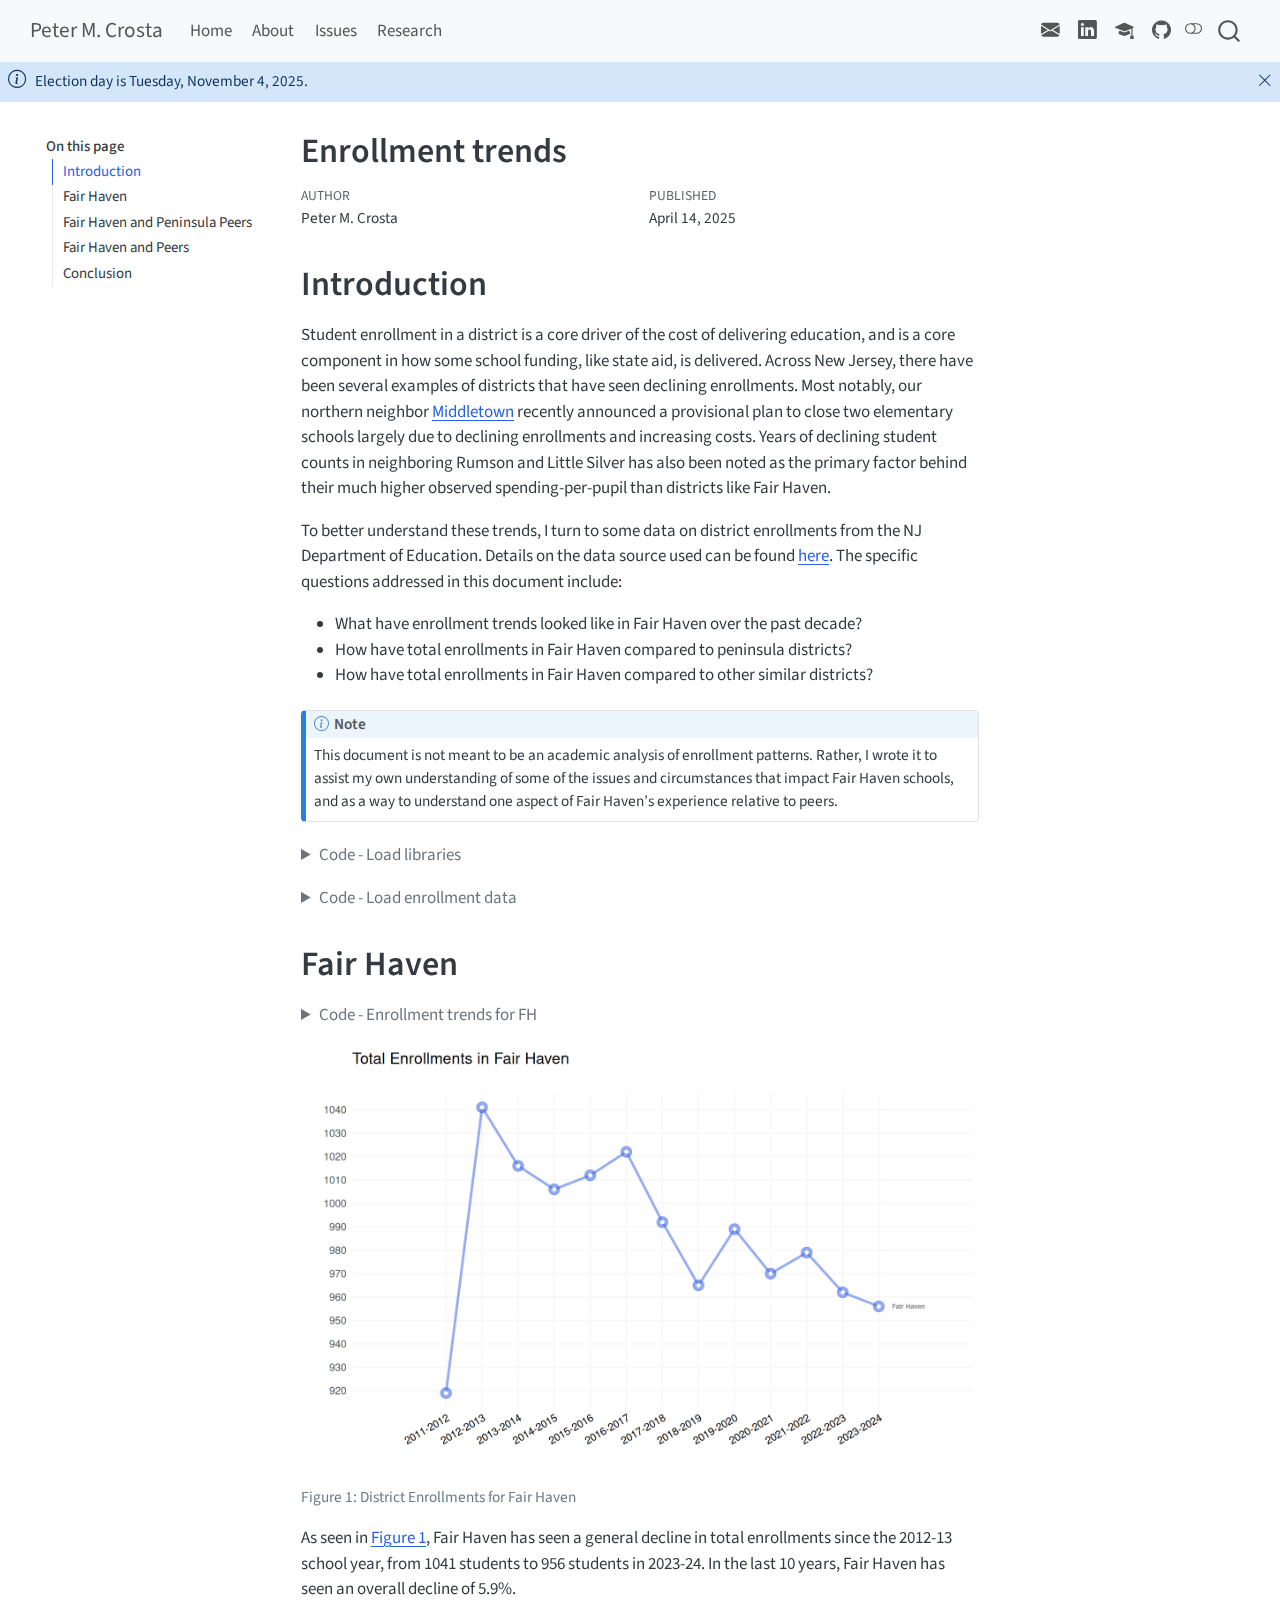
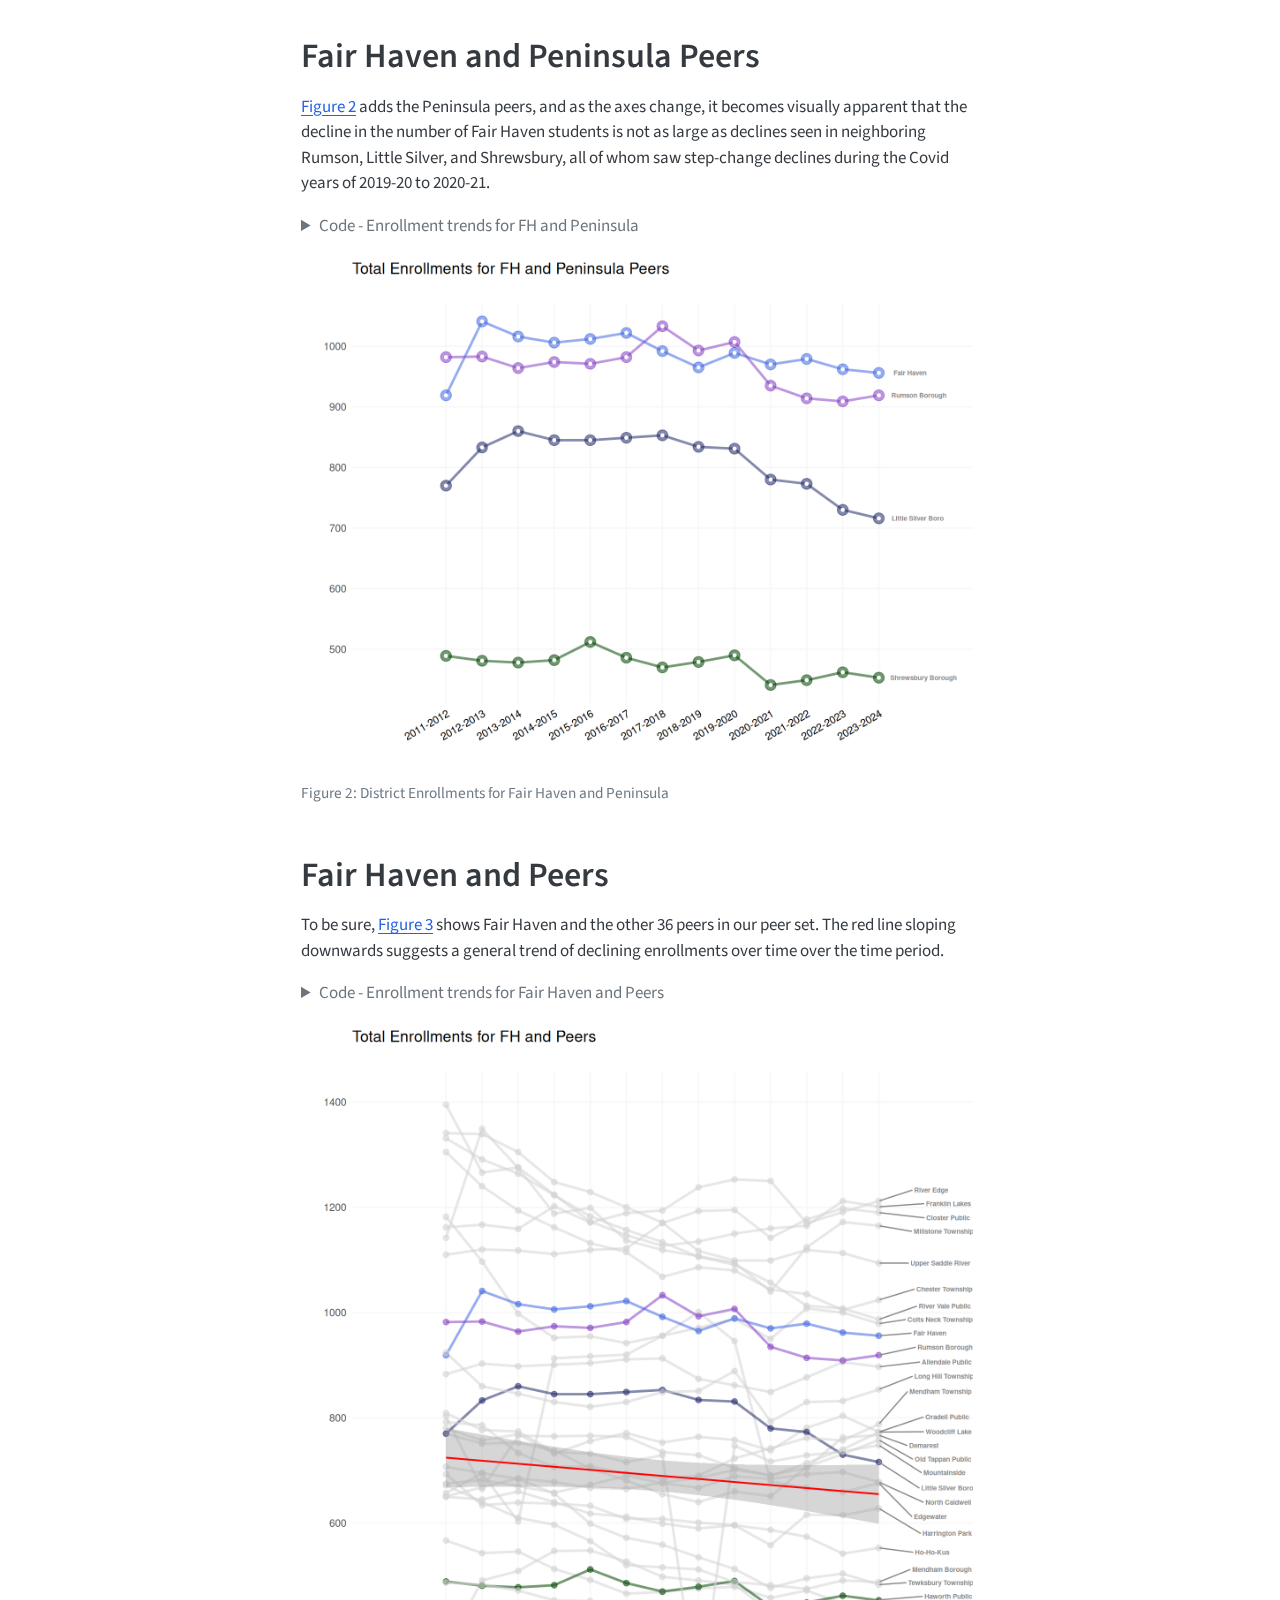
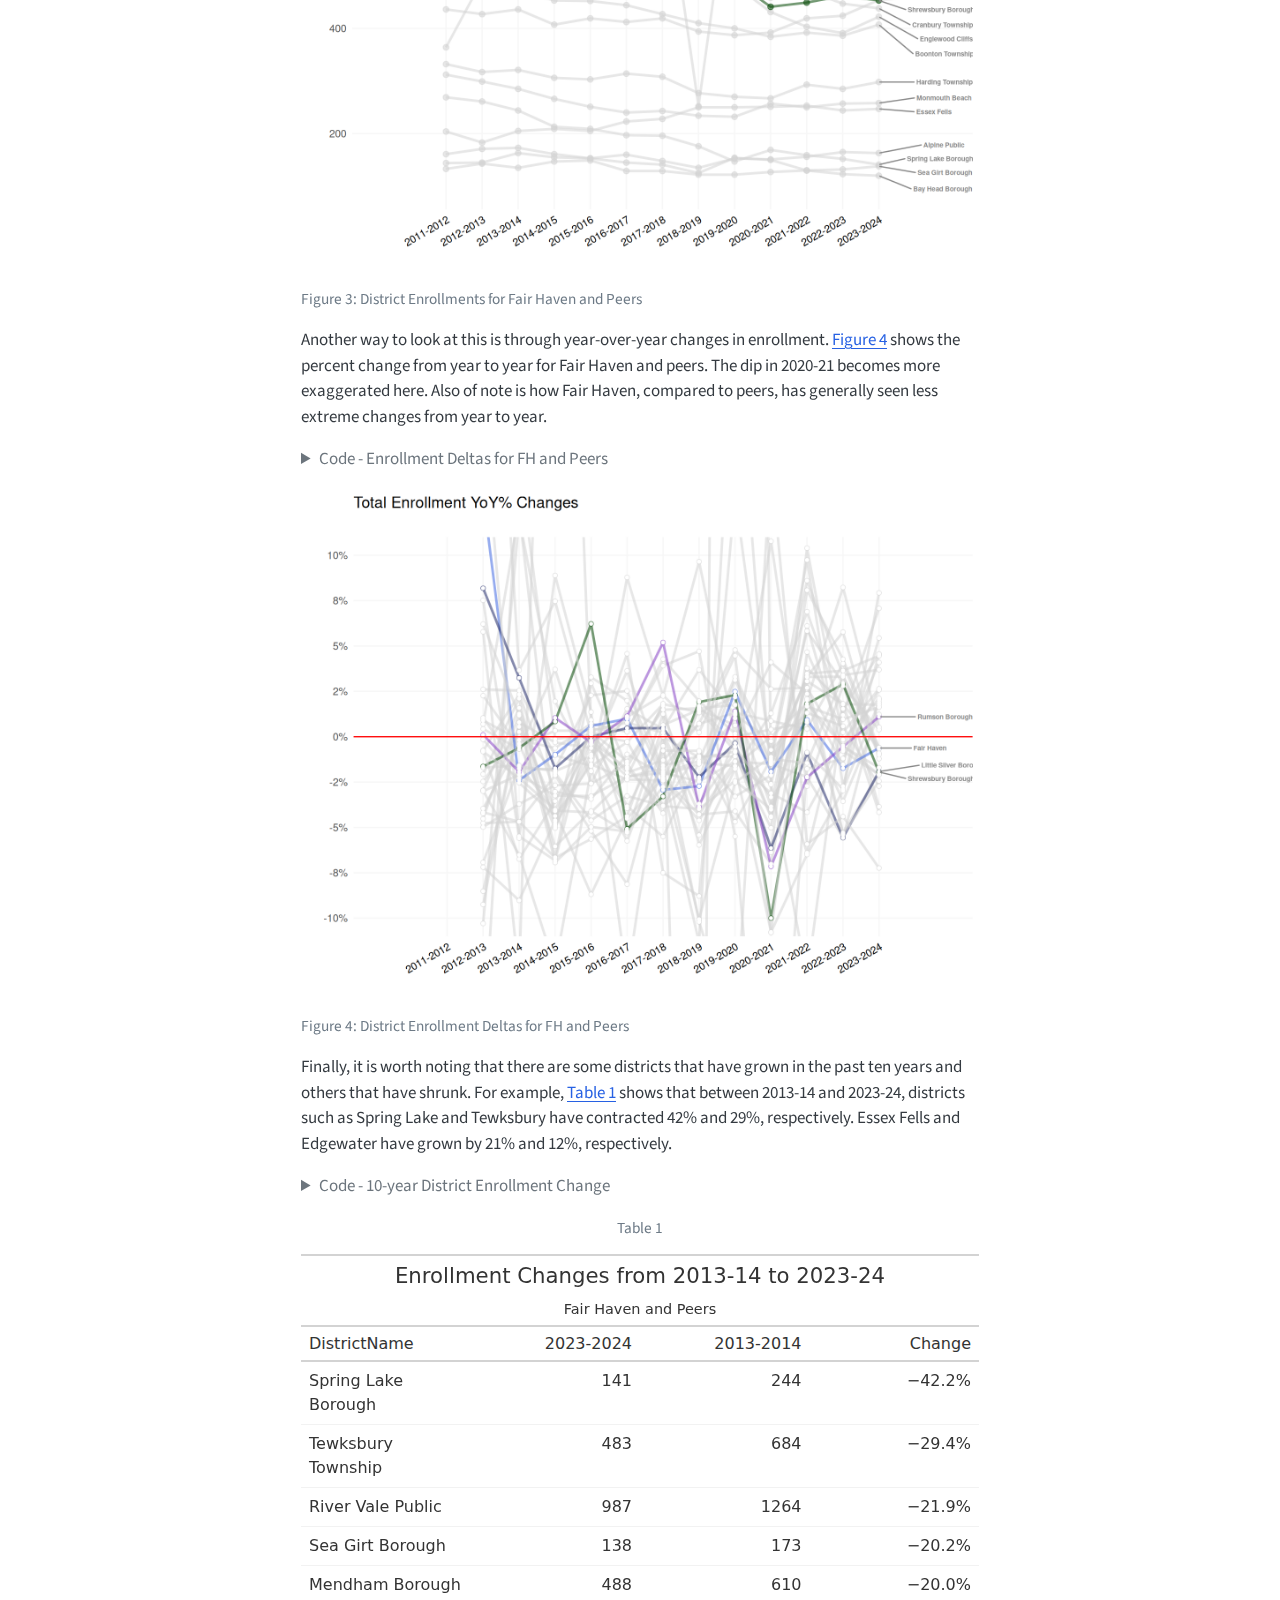
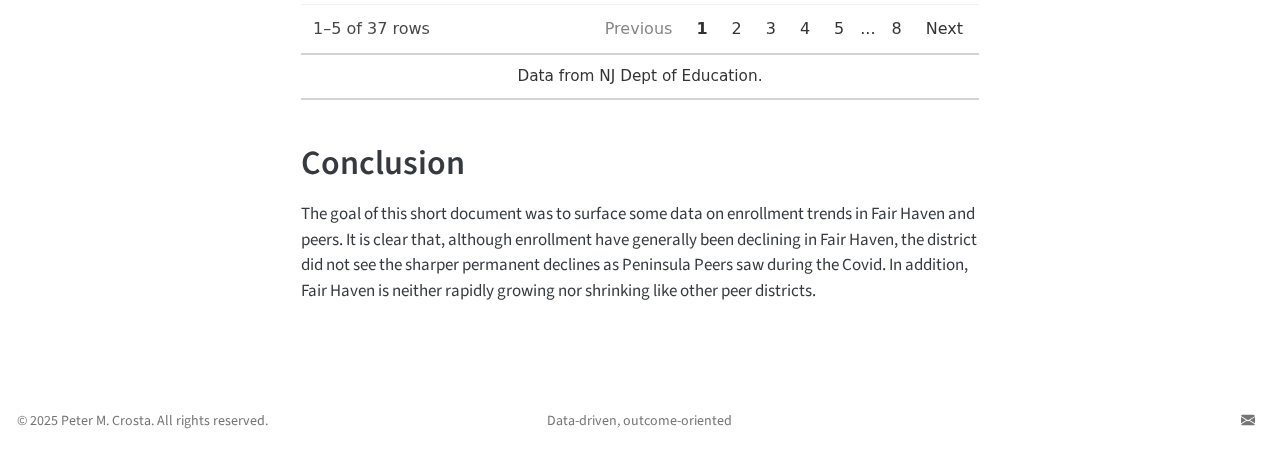
<file: docs/research/enrollment_trends.html>
<!DOCTYPE html>
<html xmlns="http://www.w3.org/1999/xhtml" lang="en" xml:lang="en"><head>

<meta charset="utf-8">
<meta name="generator" content="quarto-1.5.57">

<meta name="viewport" content="width=device-width, initial-scale=1.0, user-scalable=yes">

<meta name="author" content="Peter M. Crosta">
<meta name="dcterms.date" content="2025-04-14">

<title>Enrollment trends | Peter M. Crosta – Peter M. Crosta</title>
<style>
code{white-space: pre-wrap;}
span.smallcaps{font-variant: small-caps;}
div.columns{display: flex; gap: min(4vw, 1.5em);}
div.column{flex: auto; overflow-x: auto;}
div.hanging-indent{margin-left: 1.5em; text-indent: -1.5em;}
ul.task-list{list-style: none;}
ul.task-list li input[type="checkbox"] {
  width: 0.8em;
  margin: 0 0.8em 0.2em -1em; /* quarto-specific, see https://github.com/quarto-dev/quarto-cli/issues/4556 */ 
  vertical-align: middle;
}
/* CSS for syntax highlighting */
pre > code.sourceCode { white-space: pre; position: relative; }
pre > code.sourceCode > span { line-height: 1.25; }
pre > code.sourceCode > span:empty { height: 1.2em; }
.sourceCode { overflow: visible; }
code.sourceCode > span { color: inherit; text-decoration: inherit; }
div.sourceCode { margin: 1em 0; }
pre.sourceCode { margin: 0; }
@media screen {
div.sourceCode { overflow: auto; }
}
@media print {
pre > code.sourceCode { white-space: pre-wrap; }
pre > code.sourceCode > span { display: inline-block; text-indent: -5em; padding-left: 5em; }
}
pre.numberSource code
  { counter-reset: source-line 0; }
pre.numberSource code > span
  { position: relative; left: -4em; counter-increment: source-line; }
pre.numberSource code > span > a:first-child::before
  { content: counter(source-line);
    position: relative; left: -1em; text-align: right; vertical-align: baseline;
    border: none; display: inline-block;
    -webkit-touch-callout: none; -webkit-user-select: none;
    -khtml-user-select: none; -moz-user-select: none;
    -ms-user-select: none; user-select: none;
    padding: 0 4px; width: 4em;
  }
pre.numberSource { margin-left: 3em;  padding-left: 4px; }
div.sourceCode
  {   }
@media screen {
pre > code.sourceCode > span > a:first-child::before { text-decoration: underline; }
}
</style>


<script src="../site_libs/quarto-nav/quarto-nav.js"></script>
<script src="../site_libs/quarto-nav/headroom.min.js"></script>
<script src="../site_libs/clipboard/clipboard.min.js"></script>
<script src="../site_libs/quarto-search/autocomplete.umd.js"></script>
<script src="../site_libs/quarto-search/fuse.min.js"></script>
<script src="../site_libs/quarto-search/quarto-search.js"></script>
<meta name="quarto:offset" content="../">
<script src="../site_libs/quarto-html/quarto.js"></script>
<script src="../site_libs/quarto-html/popper.min.js"></script>
<script src="../site_libs/quarto-html/tippy.umd.min.js"></script>
<script src="../site_libs/quarto-html/anchor.min.js"></script>
<link href="../site_libs/quarto-html/tippy.css" rel="stylesheet">
<link href="../site_libs/quarto-html/quarto-syntax-highlighting.css" rel="stylesheet" class="quarto-color-scheme" id="quarto-text-highlighting-styles">
<link href="../site_libs/quarto-html/quarto-syntax-highlighting-dark.css" rel="prefetch" class="quarto-color-scheme quarto-color-alternate" id="quarto-text-highlighting-styles">
<script src="../site_libs/bootstrap/bootstrap.min.js"></script>
<link href="../site_libs/bootstrap/bootstrap-icons.css" rel="stylesheet">
<link href="../site_libs/bootstrap/bootstrap.min.css" rel="stylesheet" class="quarto-color-scheme" id="quarto-bootstrap" data-mode="light">
<link href="../site_libs/bootstrap/bootstrap-dark.min.css" rel="prefetch" class="quarto-color-scheme quarto-color-alternate" id="quarto-bootstrap" data-mode="dark">
<script src="../site_libs/quarto-contrib/glightbox/glightbox.min.js"></script>
<link href="../site_libs/quarto-contrib/glightbox/glightbox.min.css" rel="stylesheet">
<link href="../site_libs/quarto-contrib/glightbox/lightbox.css" rel="stylesheet">
<script id="quarto-search-options" type="application/json">{
  "location": "navbar",
  "copy-button": false,
  "collapse-after": 3,
  "panel-placement": "end",
  "type": "overlay",
  "limit": 50,
  "keyboard-shortcut": [
    "f",
    "/",
    "s"
  ],
  "show-item-context": false,
  "language": {
    "search-no-results-text": "No results",
    "search-matching-documents-text": "matching documents",
    "search-copy-link-title": "Copy link to search",
    "search-hide-matches-text": "Hide additional matches",
    "search-more-match-text": "more match in this document",
    "search-more-matches-text": "more matches in this document",
    "search-clear-button-title": "Clear",
    "search-text-placeholder": "",
    "search-detached-cancel-button-title": "Cancel",
    "search-submit-button-title": "Submit",
    "search-label": "Search"
  }
}</script>
<script async="" src="https://www.googletagmanager.com/gtag/js?id=G-FWYE2E48ZC"></script>

<script type="text/javascript">

window.dataLayer = window.dataLayer || [];
function gtag(){dataLayer.push(arguments);}
gtag('js', new Date());
gtag('config', 'G-FWYE2E48ZC', { 'anonymize_ip': true});
</script>
<script src="../site_libs/core-js-2.5.3/shim.min.js"></script>
<script src="../site_libs/react-18.2.0/react.min.js"></script>
<script src="../site_libs/react-18.2.0/react-dom.min.js"></script>
<script src="../site_libs/reactwidget-2.0.0/react-tools.js"></script>
<script src="../site_libs/htmlwidgets-1.6.4/htmlwidgets.js"></script>
<link href="../site_libs/reactable-0.4.4/reactable.css" rel="stylesheet">
<script src="../site_libs/reactable-binding-0.4.4/reactable.js"></script>
<link href="../site_libs/pagedtable-1.1/css/pagedtable.css" rel="stylesheet">
<script src="../site_libs/pagedtable-1.1/js/pagedtable.js"></script>


<link rel="stylesheet" href="../styles.css">
</head>

<body class="floating nav-fixed">

<div id="quarto-search-results"></div>
  <header id="quarto-header" class="headroom fixed-top">
    <nav class="navbar navbar-expand-lg " data-bs-theme="dark">
      <div class="navbar-container container-fluid">
      <div class="navbar-brand-container mx-auto">
    <a class="navbar-brand" href="../index.html">
    <span class="navbar-title">Peter M. Crosta</span>
    </a>
  </div>
            <div id="quarto-search" class="" title="Search"></div>
          <button class="navbar-toggler" type="button" data-bs-toggle="collapse" data-bs-target="#navbarCollapse" aria-controls="navbarCollapse" role="menu" aria-expanded="false" aria-label="Toggle navigation" onclick="if (window.quartoToggleHeadroom) { window.quartoToggleHeadroom(); }">
  <span class="navbar-toggler-icon"></span>
</button>
          <div class="collapse navbar-collapse" id="navbarCollapse">
            <ul class="navbar-nav navbar-nav-scroll me-auto">
  <li class="nav-item">
    <a class="nav-link" href="../index.html"> 
<span class="menu-text">Home</span></a>
  </li>  
  <li class="nav-item">
    <a class="nav-link" href="../about.html"> 
<span class="menu-text">About</span></a>
  </li>  
  <li class="nav-item">
    <a class="nav-link" href="../issues.html"> 
<span class="menu-text">Issues</span></a>
  </li>  
  <li class="nav-item">
    <a class="nav-link" href="../research.html"> 
<span class="menu-text">Research</span></a>
  </li>  
</ul>
            <ul class="navbar-nav navbar-nav-scroll ms-auto">
  <li class="nav-item compact">
    <a class="nav-link" href="mailto:pmcrosta@gmail.com"> <i class="bi bi-envelope-fill" role="img">
</i> 
<span class="menu-text"></span></a>
  </li>  
  <li class="nav-item compact">
    <a class="nav-link" href="https://www.linkedin.com/in/pmcrosta/"> <i class="bi bi-linkedin" role="img">
</i> 
<span class="menu-text"></span></a>
  </li>  
  <li class="nav-item compact">
    <a class="nav-link" href="https://scholar.google.com/citations?user=M1or3F8AAAAJ&amp;hl=en"> <i class="bi bi-mortarboard-fill" role="img">
</i> 
<span class="menu-text"></span></a>
  </li>  
  <li class="nav-item compact">
    <a class="nav-link" href="https://github.com/pmcrosta/pmc-website"> <i class="bi bi-github" role="img">
</i> 
<span class="menu-text"></span></a>
  </li>  
</ul>
          </div> <!-- /navcollapse -->
            <div class="quarto-navbar-tools">
  <a href="" class="quarto-color-scheme-toggle quarto-navigation-tool  px-1" onclick="window.quartoToggleColorScheme(); return false;" title="Toggle dark mode"><i class="bi"></i></a>
</div>
      </div> <!-- /container-fluid -->
    </nav>
  <div id="quarto-announcement" data-announcement-id="7a17aea84dd7a41f5c76e7f4163908f0" class="alert alert-primary hidden"><i class="bi bi-info-circle quarto-announcement-icon"></i><div class="quarto-announcement-content">
<p>Election day is Tuesday, November 4, 2025.</p>
</div><i class="bi bi-x-lg quarto-announcement-action"></i></div>
</header>
<!-- content -->
<div id="quarto-content" class="quarto-container page-columns page-rows-contents page-layout-article page-navbar">
<!-- sidebar -->
  <nav id="quarto-sidebar" class="sidebar collapse collapse-horizontal quarto-sidebar-collapse-item sidebar-navigation floating overflow-auto">
    <nav id="TOC" role="doc-toc" class="toc-active">
    <h2 id="toc-title">On this page</h2>
   
  <ul>
  <li><a href="#introduction" id="toc-introduction" class="nav-link active" data-scroll-target="#introduction">Introduction</a></li>
  <li><a href="#fair-haven" id="toc-fair-haven" class="nav-link" data-scroll-target="#fair-haven">Fair Haven</a></li>
  <li><a href="#fair-haven-and-peninsula-peers" id="toc-fair-haven-and-peninsula-peers" class="nav-link" data-scroll-target="#fair-haven-and-peninsula-peers">Fair Haven and Peninsula Peers</a></li>
  <li><a href="#fair-haven-and-peers" id="toc-fair-haven-and-peers" class="nav-link" data-scroll-target="#fair-haven-and-peers">Fair Haven and Peers</a></li>
  <li><a href="#conclusion" id="toc-conclusion" class="nav-link" data-scroll-target="#conclusion">Conclusion</a></li>
  </ul>
</nav>
</nav>
<div id="quarto-sidebar-glass" class="quarto-sidebar-collapse-item" data-bs-toggle="collapse" data-bs-target=".quarto-sidebar-collapse-item"></div>
<!-- margin-sidebar -->
    <div id="quarto-margin-sidebar" class="sidebar margin-sidebar zindex-bottom">
    </div>
<!-- main -->
<main class="content" id="quarto-document-content">

<header id="title-block-header" class="quarto-title-block default">
<div class="quarto-title">
<h1 class="title">Enrollment trends</h1>
</div>



<div class="quarto-title-meta">

    <div>
    <div class="quarto-title-meta-heading">Author</div>
    <div class="quarto-title-meta-contents">
             <p>Peter M. Crosta </p>
          </div>
  </div>
    
    <div>
    <div class="quarto-title-meta-heading">Published</div>
    <div class="quarto-title-meta-contents">
      <p class="date">April 14, 2025</p>
    </div>
  </div>
  
    
  </div>
  


</header>


<section id="introduction" class="level1">
<h1>Introduction</h1>
<p>Student enrollment in a district is a core driver of the cost of delivering education, and is a core component in how some school funding, like state aid, is delivered. Across New Jersey, there have been several examples of districts that have seen declining enrollments. Most notably, our northern neighbor <a href="https://www.app.com/story/news/education/2025/04/03/middletown-mayor-proposal-school-closures-mergers/82790014007/">Middletown</a> recently announced a provisional plan to close two elementary schools largely due to declining enrollments and increasing costs. Years of declining student counts in neighboring Rumson and Little Silver has also been noted as the primary factor behind their much higher observed spending-per-pupil than districts like Fair Haven.</p>
<p>To better understand these trends, I turn to some data on district enrollments from the NJ Department of Education. Details on the data source used can be found <a href="../research/building_a_dataset.html#sec-enrollments">here</a>. The specific questions addressed in this document include:</p>
<ul>
<li>What have enrollment trends looked like in Fair Haven over the past decade?</li>
<li>How have total enrollments in Fair Haven compared to peninsula districts?</li>
<li>How have total enrollments in Fair Haven compared to other similar districts?</li>
</ul>
<div class="callout callout-style-default callout-note callout-titled">
<div class="callout-header d-flex align-content-center">
<div class="callout-icon-container">
<i class="callout-icon"></i>
</div>
<div class="callout-title-container flex-fill">
Note
</div>
</div>
<div class="callout-body-container callout-body">
<p>This document is not meant to be an academic analysis of enrollment patterns. Rather, I wrote it to assist my own understanding of some of the issues and circumstances that impact Fair Haven schools, and as a way to understand one aspect of Fair Haven’s experience relative to peers.</p>
</div>
</div>
<div class="cell">
<details class="code-fold">
<summary>Code - Load libraries</summary>
<div class="sourceCode cell-code" id="cb1"><pre class="sourceCode r code-with-copy"><code class="sourceCode r"><span id="cb1-1"><a href="#cb1-1" aria-hidden="true" tabindex="-1"></a><span class="fu">options</span>(<span class="at">width =</span> <span class="dv">120</span>)</span>
<span id="cb1-2"><a href="#cb1-2" aria-hidden="true" tabindex="-1"></a></span>
<span id="cb1-3"><a href="#cb1-3" aria-hidden="true" tabindex="-1"></a><span class="fu">library</span>(tidyverse)</span>
<span id="cb1-4"><a href="#cb1-4" aria-hidden="true" tabindex="-1"></a><span class="fu">library</span>(cluster)</span>
<span id="cb1-5"><a href="#cb1-5" aria-hidden="true" tabindex="-1"></a><span class="fu">library</span>(MASS)</span>
<span id="cb1-6"><a href="#cb1-6" aria-hidden="true" tabindex="-1"></a><span class="fu">library</span>(ggpmisc)</span>
<span id="cb1-7"><a href="#cb1-7" aria-hidden="true" tabindex="-1"></a><span class="fu">library</span>(ggrepel)</span>
<span id="cb1-8"><a href="#cb1-8" aria-hidden="true" tabindex="-1"></a><span class="fu">library</span>(glue)</span>
<span id="cb1-9"><a href="#cb1-9" aria-hidden="true" tabindex="-1"></a><span class="fu">library</span>(DT)</span>
<span id="cb1-10"><a href="#cb1-10" aria-hidden="true" tabindex="-1"></a><span class="fu">library</span>(factoextra)</span>
<span id="cb1-11"><a href="#cb1-11" aria-hidden="true" tabindex="-1"></a><span class="fu">library</span>(gt)</span>
<span id="cb1-12"><a href="#cb1-12" aria-hidden="true" tabindex="-1"></a><span class="fu">library</span>(purrr)</span>
<span id="cb1-13"><a href="#cb1-13" aria-hidden="true" tabindex="-1"></a></span>
<span id="cb1-14"><a href="#cb1-14" aria-hidden="true" tabindex="-1"></a><span class="fu">set.seed</span>(<span class="dv">2024</span>)</span>
<span id="cb1-15"><a href="#cb1-15" aria-hidden="true" tabindex="-1"></a></span>
<span id="cb1-16"><a href="#cb1-16" aria-hidden="true" tabindex="-1"></a><span class="co"># Commonly used State ID numbers (staid) and Federal Local Education Authority (LEA) IDs</span></span>
<span id="cb1-17"><a href="#cb1-17" aria-hidden="true" tabindex="-1"></a><span class="co"># for FH, Little Silver, Rumson, and Shrewsbury</span></span>
<span id="cb1-18"><a href="#cb1-18" aria-hidden="true" tabindex="-1"></a>fh_leaid <span class="ot">&lt;-</span> <span class="st">"3404950"</span></span>
<span id="cb1-19"><a href="#cb1-19" aria-hidden="true" tabindex="-1"></a>fh_staid <span class="ot">&lt;-</span> <span class="st">"NJ-251440"</span></span>
<span id="cb1-20"><a href="#cb1-20" aria-hidden="true" tabindex="-1"></a></span>
<span id="cb1-21"><a href="#cb1-21" aria-hidden="true" tabindex="-1"></a>ls_leaid <span class="ot">&lt;-</span> <span class="st">"3408790"</span></span>
<span id="cb1-22"><a href="#cb1-22" aria-hidden="true" tabindex="-1"></a>ls_staid <span class="ot">&lt;-</span> <span class="st">"NJ-252720"</span></span>
<span id="cb1-23"><a href="#cb1-23" aria-hidden="true" tabindex="-1"></a></span>
<span id="cb1-24"><a href="#cb1-24" aria-hidden="true" tabindex="-1"></a>rums_leaid <span class="ot">&lt;-</span> <span class="st">"3414370"</span></span>
<span id="cb1-25"><a href="#cb1-25" aria-hidden="true" tabindex="-1"></a>rums_staid <span class="ot">&lt;-</span> <span class="st">"NJ-254570"</span></span>
<span id="cb1-26"><a href="#cb1-26" aria-hidden="true" tabindex="-1"></a></span>
<span id="cb1-27"><a href="#cb1-27" aria-hidden="true" tabindex="-1"></a>shrews_leaid <span class="ot">&lt;-</span> <span class="st">"3414970"</span></span>
<span id="cb1-28"><a href="#cb1-28" aria-hidden="true" tabindex="-1"></a>shrews_staid <span class="ot">&lt;-</span> <span class="st">"NJ-254770"</span></span>
<span id="cb1-29"><a href="#cb1-29" aria-hidden="true" tabindex="-1"></a></span>
<span id="cb1-30"><a href="#cb1-30" aria-hidden="true" tabindex="-1"></a>district_name_colors <span class="ot">&lt;-</span> <span class="fu">c</span>(</span>
<span id="cb1-31"><a href="#cb1-31" aria-hidden="true" tabindex="-1"></a>  <span class="st">"Fair Haven Boro"</span> <span class="ot">=</span> <span class="st">"#4169E1"</span>,</span>
<span id="cb1-32"><a href="#cb1-32" aria-hidden="true" tabindex="-1"></a>  <span class="st">"Little Silver Boro"</span> <span class="ot">=</span> <span class="st">"#1F2868"</span>,</span>
<span id="cb1-33"><a href="#cb1-33" aria-hidden="true" tabindex="-1"></a>  <span class="st">"Rumson Boro"</span> <span class="ot">=</span> <span class="st">"#8640C4"</span>,</span>
<span id="cb1-34"><a href="#cb1-34" aria-hidden="true" tabindex="-1"></a>  <span class="st">"Shrewsbury Boro"</span> <span class="ot">=</span> <span class="st">"#004500"</span>,</span>
<span id="cb1-35"><a href="#cb1-35" aria-hidden="true" tabindex="-1"></a>  <span class="st">"Other"</span> <span class="ot">=</span> <span class="st">"darkgrey"</span></span>
<span id="cb1-36"><a href="#cb1-36" aria-hidden="true" tabindex="-1"></a>)</span>
<span id="cb1-37"><a href="#cb1-37" aria-hidden="true" tabindex="-1"></a></span>
<span id="cb1-38"><a href="#cb1-38" aria-hidden="true" tabindex="-1"></a>district_stleaid_colors <span class="ot">&lt;-</span>  <span class="fu">c</span>(<span class="st">"#4169E1"</span>, <span class="st">"#1F2868"</span>, <span class="st">"#8640C4"</span>, <span class="st">"#004500"</span>, <span class="st">"lightgrey"</span>)</span>
<span id="cb1-39"><a href="#cb1-39" aria-hidden="true" tabindex="-1"></a><span class="fu">names</span>(district_stleaid_colors) <span class="ot">&lt;-</span><span class="fu">c</span>(fh_staid, ls_staid, rums_staid, shrews_staid, <span class="st">"Other"</span>)</span>
<span id="cb1-40"><a href="#cb1-40" aria-hidden="true" tabindex="-1"></a></span>
<span id="cb1-41"><a href="#cb1-41" aria-hidden="true" tabindex="-1"></a>knitr<span class="sc">::</span>opts_chunk<span class="sc">$</span><span class="fu">set</span>(</span>
<span id="cb1-42"><a href="#cb1-42" aria-hidden="true" tabindex="-1"></a>    <span class="at">fig.width =</span> <span class="dv">8</span>,    </span>
<span id="cb1-43"><a href="#cb1-43" aria-hidden="true" tabindex="-1"></a>    <span class="at">fig.height =</span> <span class="dv">10</span>,</span>
<span id="cb1-44"><a href="#cb1-44" aria-hidden="true" tabindex="-1"></a>    <span class="at">fig.align =</span> <span class="st">"center"</span></span>
<span id="cb1-45"><a href="#cb1-45" aria-hidden="true" tabindex="-1"></a>)</span></code><button title="Copy to Clipboard" class="code-copy-button"><i class="bi"></i></button></pre></div>
</details>
</div>
<div class="cell" data-layout-align="center">
<details class="code-fold">
<summary>Code - Load enrollment data</summary>
<div class="sourceCode cell-code" id="cb2"><pre class="sourceCode r code-with-copy"><code class="sourceCode r"><span id="cb2-1"><a href="#cb2-1" aria-hidden="true" tabindex="-1"></a>comb2324 <span class="ot">&lt;-</span> <span class="fu">read_csv</span>(<span class="st">"datasets/comb2324.csv"</span>)</span>
<span id="cb2-2"><a href="#cb2-2" aria-hidden="true" tabindex="-1"></a>enr_all <span class="ot">&lt;-</span> <span class="fu">read_csv</span>(<span class="st">"datasets/enr_all.csv"</span>)</span>
<span id="cb2-3"><a href="#cb2-3" aria-hidden="true" tabindex="-1"></a></span>
<span id="cb2-4"><a href="#cb2-4" aria-hidden="true" tabindex="-1"></a><span class="co"># Attach peer set to enrollment data set</span></span>
<span id="cb2-5"><a href="#cb2-5" aria-hidden="true" tabindex="-1"></a>enr_all<span class="sc">$</span>hc_euclid_ward <span class="ot">&lt;-</span> enr_all<span class="sc">$</span>ST_LEAID <span class="sc">%in%</span> comb2324<span class="sc">$</span>ST_LEAID[comb2324<span class="sc">$</span>hc_euclid_ward]</span>
<span id="cb2-6"><a href="#cb2-6" aria-hidden="true" tabindex="-1"></a></span>
<span id="cb2-7"><a href="#cb2-7" aria-hidden="true" tabindex="-1"></a><span class="co"># Set up colors</span></span>
<span id="cb2-8"><a href="#cb2-8" aria-hidden="true" tabindex="-1"></a>enr_all <span class="ot">&lt;-</span> enr_all <span class="sc">%&gt;%</span></span>
<span id="cb2-9"><a href="#cb2-9" aria-hidden="true" tabindex="-1"></a>  dplyr<span class="sc">::</span><span class="fu">mutate</span>(<span class="at">dist_colors =</span> <span class="fu">case_when</span>(</span>
<span id="cb2-10"><a href="#cb2-10" aria-hidden="true" tabindex="-1"></a>    ST_LEAID <span class="sc">%in%</span> <span class="fu">names</span>(district_stleaid_colors) <span class="sc">~</span> ST_LEAID,</span>
<span id="cb2-11"><a href="#cb2-11" aria-hidden="true" tabindex="-1"></a>    <span class="cn">TRUE</span> <span class="sc">~</span> <span class="st">"Other"</span></span>
<span id="cb2-12"><a href="#cb2-12" aria-hidden="true" tabindex="-1"></a>  ))</span></code><button title="Copy to Clipboard" class="code-copy-button"><i class="bi"></i></button></pre></div>
</details>
</div>
</section>
<section id="fair-haven" class="level1">
<h1>Fair Haven</h1>
<div class="cell" data-layout-align="center">
<details class="code-fold">
<summary>Code - Enrollment trends for FH</summary>
<div class="sourceCode cell-code" id="cb3"><pre class="sourceCode r code-with-copy"><code class="sourceCode r"><span id="cb3-1"><a href="#cb3-1" aria-hidden="true" tabindex="-1"></a>enr_all <span class="sc">%&gt;%</span></span>
<span id="cb3-2"><a href="#cb3-2" aria-hidden="true" tabindex="-1"></a>  dplyr<span class="sc">::</span><span class="fu">filter</span>(ST_LEAID<span class="sc">==</span>fh_staid) <span class="sc">%&gt;%</span></span>
<span id="cb3-3"><a href="#cb3-3" aria-hidden="true" tabindex="-1"></a>  </span>
<span id="cb3-4"><a href="#cb3-4" aria-hidden="true" tabindex="-1"></a>  {</span>
<span id="cb3-5"><a href="#cb3-5" aria-hidden="true" tabindex="-1"></a>    <span class="fu">ggplot</span>(<span class="at">data=</span>., <span class="fu">aes</span>(<span class="at">x=</span>SchoolYear, <span class="at">y=</span>TotalEnrollment, <span class="at">group=</span>ST_LEAID, <span class="at">color=</span>dist_colors)) <span class="sc">+</span></span>
<span id="cb3-6"><a href="#cb3-6" aria-hidden="true" tabindex="-1"></a>             <span class="fu">geom_line</span>(<span class="fu">aes</span>(<span class="at">alpha =</span> <span class="dv">1</span>), <span class="at">linewidth =</span> <span class="dv">1</span>) <span class="sc">+</span></span>
<span id="cb3-7"><a href="#cb3-7" aria-hidden="true" tabindex="-1"></a>             <span class="fu">geom_point</span>(<span class="fu">aes</span>(<span class="at">alpha =</span> <span class="dv">1</span>), <span class="at">size =</span> <span class="dv">4</span>) <span class="sc">+</span></span>
<span id="cb3-8"><a href="#cb3-8" aria-hidden="true" tabindex="-1"></a>             <span class="fu">scale_x_discrete</span>(<span class="at">expand =</span> <span class="fu">c</span>(.<span class="dv">2</span>, .<span class="dv">2</span>), <span class="at">labels =</span> <span class="fu">sort</span>(<span class="fu">unique</span>(.<span class="sc">$</span>SchoolYear))) <span class="sc">+</span></span>
<span id="cb3-9"><a href="#cb3-9" aria-hidden="true" tabindex="-1"></a>             <span class="fu">scale_y_continuous</span>(<span class="at">n.breaks =</span> <span class="dv">10</span>) <span class="sc">+</span></span>
<span id="cb3-10"><a href="#cb3-10" aria-hidden="true" tabindex="-1"></a>             <span class="fu">geom_point</span>(<span class="at">color =</span> <span class="st">"#FFFFFF"</span>, <span class="at">size =</span> <span class="dv">1</span>) <span class="sc">+</span></span>
<span id="cb3-11"><a href="#cb3-11" aria-hidden="true" tabindex="-1"></a>             <span class="fu">geom_text</span>(<span class="at">data =</span> . <span class="sc">%&gt;%</span> <span class="fu">filter</span>(SchoolYear <span class="sc">==</span> <span class="st">"2023-2024"</span>),</span>
<span id="cb3-12"><a href="#cb3-12" aria-hidden="true" tabindex="-1"></a>             <span class="fu">aes</span>(<span class="at">label =</span> <span class="fu">gsub</span>(<span class="st">" School District"</span>, <span class="st">""</span>, DistrictName), <span class="at">x =</span> <span class="fl">13.5</span>) , <span class="at">hjust =</span> <span class="fl">0.15</span>, <span class="at">fontface =</span> <span class="st">"bold"</span>, <span class="at">color =</span> <span class="st">"#888888"</span>, <span class="at">size =</span> <span class="dv">2</span>) <span class="sc">+</span></span>
<span id="cb3-13"><a href="#cb3-13" aria-hidden="true" tabindex="-1"></a>             <span class="fu">labs</span>(<span class="at">x =</span> <span class="st">""</span>, <span class="at">y =</span> <span class="st">""</span>, <span class="at">title =</span> <span class="st">"Total Enrollments in Fair Haven"</span>, <span class="at">subtitle =</span> <span class="st">""</span>) <span class="sc">+</span></span>
<span id="cb3-14"><a href="#cb3-14" aria-hidden="true" tabindex="-1"></a>             <span class="fu">theme_minimal</span>() <span class="sc">+</span></span>
<span id="cb3-15"><a href="#cb3-15" aria-hidden="true" tabindex="-1"></a>             <span class="fu">theme</span>(<span class="at">axis.text.x =</span> <span class="fu">element_text</span>(<span class="at">size=</span><span class="dv">9</span>, <span class="at">vjust=</span><span class="dv">1</span>, <span class="at">hjust=</span><span class="dv">1</span>, <span class="at">color =</span> <span class="st">"black"</span>, <span class="at">angle =</span> <span class="dv">30</span>)) <span class="sc">+</span></span>
<span id="cb3-16"><a href="#cb3-16" aria-hidden="true" tabindex="-1"></a>             <span class="fu">theme</span>(<span class="at">panel.grid.major.y =</span> <span class="fu">element_line</span>(<span class="at">color=</span><span class="st">"grey97"</span>)) <span class="sc">+</span></span>
<span id="cb3-17"><a href="#cb3-17" aria-hidden="true" tabindex="-1"></a>             <span class="fu">theme</span>(<span class="at">panel.grid.minor.y =</span> <span class="fu">element_blank</span>()) <span class="sc">+</span></span>
<span id="cb3-18"><a href="#cb3-18" aria-hidden="true" tabindex="-1"></a>             <span class="fu">theme</span>(<span class="at">panel.grid.major.x =</span> <span class="fu">element_line</span>(<span class="at">color=</span><span class="st">"grey97"</span>)) <span class="sc">+</span></span>
<span id="cb3-19"><a href="#cb3-19" aria-hidden="true" tabindex="-1"></a>             <span class="fu">theme</span>(<span class="at">panel.grid.minor.x =</span> <span class="fu">element_blank</span>()) <span class="sc">+</span></span>
<span id="cb3-20"><a href="#cb3-20" aria-hidden="true" tabindex="-1"></a>             <span class="fu">scale_color_manual</span>(<span class="at">values=</span>district_stleaid_colors, <span class="at">guide=</span><span class="st">"none"</span>) <span class="sc">+</span></span>
<span id="cb3-21"><a href="#cb3-21" aria-hidden="true" tabindex="-1"></a>             <span class="fu">scale_alpha</span>(<span class="at">guide=</span><span class="st">"none"</span>)</span>
<span id="cb3-22"><a href="#cb3-22" aria-hidden="true" tabindex="-1"></a>  }</span></code><button title="Copy to Clipboard" class="code-copy-button"><i class="bi"></i></button></pre></div>
</details>
<div class="cell-output-display">
<div id="fig-enrollment-trends-fh" class="quarto-float quarto-figure quarto-figure-center anchored" data-fig-align="center">
<figure class="quarto-float quarto-float-fig figure">
<div aria-describedby="fig-enrollment-trends-fh-caption-0ceaefa1-69ba-4598-a22c-09a6ac19f8ca">
<a href="enrollment_trends_files/figure-html/fig-enrollment-trends-fh-1.png" class="lightbox" data-gallery="quarto-lightbox-gallery-1" title="Figure&nbsp;1: District Enrollments for Fair Haven"><img src="enrollment_trends_files/figure-html/fig-enrollment-trends-fh-1.png" class="img-fluid quarto-figure quarto-figure-center figure-img" width="768"></a>
</div>
<figcaption class="quarto-float-caption-bottom quarto-float-caption quarto-float-fig" id="fig-enrollment-trends-fh-caption-0ceaefa1-69ba-4598-a22c-09a6ac19f8ca">
Figure&nbsp;1: District Enrollments for Fair Haven
</figcaption>
</figure>
</div>
</div>
</div>
<p>As seen in <a href="#fig-enrollment-trends-fh" class="quarto-xref">Figure&nbsp;1</a>, Fair Haven has seen a general decline in total enrollments since the 2012-13 school year, from 1041 students to 956 students in 2023-24. In the last 10 years, Fair Haven has seen an overall decline of 5.9%.</p>
</section>
<section id="fair-haven-and-peninsula-peers" class="level1">
<h1>Fair Haven and Peninsula Peers</h1>
<p><a href="#fig-enrollment-trends-peninsula" class="quarto-xref">Figure&nbsp;2</a> adds the Peninsula peers, and as the axes change, it becomes visually apparent that the decline in the number of Fair Haven students is not as large as declines seen in neighboring Rumson, Little Silver, and Shrewsbury, all of whom saw step-change declines during the Covid years of 2019-20 to 2020-21.</p>
<div class="cell" data-layout-align="center">
<details class="code-fold">
<summary>Code - Enrollment trends for FH and Peninsula</summary>
<div class="sourceCode cell-code" id="cb4"><pre class="sourceCode r code-with-copy"><code class="sourceCode r"><span id="cb4-1"><a href="#cb4-1" aria-hidden="true" tabindex="-1"></a>enr_all <span class="sc">%&gt;%</span></span>
<span id="cb4-2"><a href="#cb4-2" aria-hidden="true" tabindex="-1"></a>  dplyr<span class="sc">::</span><span class="fu">filter</span>(ST_LEAID <span class="sc">%in%</span> <span class="fu">names</span>(district_stleaid_colors)[<span class="dv">1</span><span class="sc">:</span><span class="dv">4</span>], TotalEnrollment <span class="sc">&lt;</span> <span class="dv">1500</span>) <span class="sc">%&gt;%</span></span>
<span id="cb4-3"><a href="#cb4-3" aria-hidden="true" tabindex="-1"></a>  </span>
<span id="cb4-4"><a href="#cb4-4" aria-hidden="true" tabindex="-1"></a>  {</span>
<span id="cb4-5"><a href="#cb4-5" aria-hidden="true" tabindex="-1"></a>    <span class="fu">ggplot</span>(<span class="at">data=</span>., <span class="fu">aes</span>(<span class="at">x=</span>SchoolYear, <span class="at">y=</span>TotalEnrollment, <span class="at">group=</span>ST_LEAID, <span class="at">color=</span>dist_colors)) <span class="sc">+</span></span>
<span id="cb4-6"><a href="#cb4-6" aria-hidden="true" tabindex="-1"></a>             <span class="fu">geom_line</span>(<span class="fu">aes</span>(<span class="at">alpha =</span> <span class="dv">1</span>), <span class="at">linewidth =</span> <span class="dv">1</span>) <span class="sc">+</span></span>
<span id="cb4-7"><a href="#cb4-7" aria-hidden="true" tabindex="-1"></a>             <span class="fu">geom_point</span>(<span class="fu">aes</span>(<span class="at">alpha =</span> <span class="dv">1</span>), <span class="at">size =</span> <span class="dv">4</span>) <span class="sc">+</span></span>
<span id="cb4-8"><a href="#cb4-8" aria-hidden="true" tabindex="-1"></a>             <span class="fu">scale_x_discrete</span>(<span class="at">expand =</span> <span class="fu">c</span>(.<span class="dv">2</span>, .<span class="dv">2</span>), <span class="at">labels =</span> <span class="fu">sort</span>(<span class="fu">unique</span>(.<span class="sc">$</span>SchoolYear))) <span class="sc">+</span></span>
<span id="cb4-9"><a href="#cb4-9" aria-hidden="true" tabindex="-1"></a>             <span class="fu">scale_y_continuous</span>(<span class="at">n.breaks =</span> <span class="dv">10</span>) <span class="sc">+</span></span>
<span id="cb4-10"><a href="#cb4-10" aria-hidden="true" tabindex="-1"></a>             <span class="fu">geom_point</span>(<span class="at">color =</span> <span class="st">"#FFFFFF"</span>, <span class="at">size =</span> <span class="dv">1</span>) <span class="sc">+</span></span>
<span id="cb4-11"><a href="#cb4-11" aria-hidden="true" tabindex="-1"></a>             <span class="fu">geom_text</span>(<span class="at">data =</span> . <span class="sc">%&gt;%</span> <span class="fu">filter</span>(SchoolYear <span class="sc">==</span> <span class="st">"2023-2024"</span>),</span>
<span id="cb4-12"><a href="#cb4-12" aria-hidden="true" tabindex="-1"></a>                       <span class="fu">aes</span>(<span class="at">label =</span> <span class="fu">gsub</span>(<span class="st">" School District"</span>, <span class="st">""</span>, DistrictName), <span class="at">x =</span> <span class="fl">13.5</span>) , <span class="at">hjust =</span> <span class="fl">0.1</span>, <span class="at">fontface =</span> <span class="st">"bold"</span>, <span class="at">color =</span> <span class="st">"#888888"</span>, <span class="at">size =</span> <span class="dv">2</span>) <span class="sc">+</span></span>
<span id="cb4-13"><a href="#cb4-13" aria-hidden="true" tabindex="-1"></a>             <span class="fu">labs</span>(<span class="at">x =</span> <span class="st">""</span>, <span class="at">y =</span> <span class="st">""</span>, <span class="at">title =</span> <span class="st">"Total Enrollments for FH and Peninsula Peers"</span>, <span class="at">subtitle =</span> <span class="st">""</span>) <span class="sc">+</span></span>
<span id="cb4-14"><a href="#cb4-14" aria-hidden="true" tabindex="-1"></a>             <span class="fu">theme_minimal</span>() <span class="sc">+</span></span>
<span id="cb4-15"><a href="#cb4-15" aria-hidden="true" tabindex="-1"></a>             <span class="fu">theme</span>(<span class="at">axis.text.x =</span> <span class="fu">element_text</span>(<span class="at">size=</span><span class="dv">9</span>, <span class="at">vjust=</span><span class="dv">1</span>, <span class="at">hjust=</span><span class="dv">1</span>, <span class="at">color =</span> <span class="st">"black"</span>, <span class="at">angle =</span> <span class="dv">30</span>)) <span class="sc">+</span></span>
<span id="cb4-16"><a href="#cb4-16" aria-hidden="true" tabindex="-1"></a>             <span class="fu">scale_color_manual</span>(<span class="at">values=</span>district_stleaid_colors, <span class="at">guide=</span><span class="st">"none"</span>) <span class="sc">+</span></span>
<span id="cb4-17"><a href="#cb4-17" aria-hidden="true" tabindex="-1"></a>             <span class="fu">scale_alpha</span>(<span class="at">guide=</span><span class="st">"none"</span>) <span class="sc">+</span></span>
<span id="cb4-18"><a href="#cb4-18" aria-hidden="true" tabindex="-1"></a>             <span class="fu">theme</span>(<span class="at">panel.grid.major.y =</span> <span class="fu">element_line</span>(<span class="at">color=</span><span class="st">"grey97"</span>)) <span class="sc">+</span></span>
<span id="cb4-19"><a href="#cb4-19" aria-hidden="true" tabindex="-1"></a>             <span class="fu">theme</span>(<span class="at">panel.grid.minor.y =</span> <span class="fu">element_blank</span>()) <span class="sc">+</span></span>
<span id="cb4-20"><a href="#cb4-20" aria-hidden="true" tabindex="-1"></a>             <span class="fu">theme</span>(<span class="at">panel.grid.major.x =</span> <span class="fu">element_line</span>(<span class="at">color=</span><span class="st">"grey97"</span>)) <span class="sc">+</span></span>
<span id="cb4-21"><a href="#cb4-21" aria-hidden="true" tabindex="-1"></a>             <span class="fu">theme</span>(<span class="at">panel.grid.minor.x =</span> <span class="fu">element_blank</span>()) </span>
<span id="cb4-22"><a href="#cb4-22" aria-hidden="true" tabindex="-1"></a>  }</span></code><button title="Copy to Clipboard" class="code-copy-button"><i class="bi"></i></button></pre></div>
</details>
<div class="cell-output-display">
<div id="fig-enrollment-trends-peninsula" class="quarto-float quarto-figure quarto-figure-center anchored" data-fig-align="center">
<figure class="quarto-float quarto-float-fig figure">
<div aria-describedby="fig-enrollment-trends-peninsula-caption-0ceaefa1-69ba-4598-a22c-09a6ac19f8ca">
<a href="enrollment_trends_files/figure-html/fig-enrollment-trends-peninsula-1.png" class="lightbox" data-gallery="quarto-lightbox-gallery-2" title="Figure&nbsp;2: District Enrollments for Fair Haven and Peninsula"><img src="enrollment_trends_files/figure-html/fig-enrollment-trends-peninsula-1.png" class="img-fluid quarto-figure quarto-figure-center figure-img" width="768"></a>
</div>
<figcaption class="quarto-float-caption-bottom quarto-float-caption quarto-float-fig" id="fig-enrollment-trends-peninsula-caption-0ceaefa1-69ba-4598-a22c-09a6ac19f8ca">
Figure&nbsp;2: District Enrollments for Fair Haven and Peninsula
</figcaption>
</figure>
</div>
</div>
</div>
</section>
<section id="fair-haven-and-peers" class="level1">
<h1>Fair Haven and Peers</h1>
<p>To be sure, <a href="#fig-enrollment-trends-peers" class="quarto-xref">Figure&nbsp;3</a> shows Fair Haven and the other 36 peers in our peer set. The red line sloping downwards suggests a general trend of declining enrollments over time over the time period.</p>
<div class="cell" data-layout-align="center">
<details class="code-fold">
<summary>Code - Enrollment trends for Fair Haven and Peers</summary>
<div class="sourceCode cell-code" id="cb5"><pre class="sourceCode r code-with-copy"><code class="sourceCode r"><span id="cb5-1"><a href="#cb5-1" aria-hidden="true" tabindex="-1"></a>enr_all <span class="sc">%&gt;%</span></span>
<span id="cb5-2"><a href="#cb5-2" aria-hidden="true" tabindex="-1"></a>  dplyr<span class="sc">::</span><span class="fu">filter</span>(hc_euclid_ward, TotalEnrollment <span class="sc">&lt;</span> <span class="dv">1500</span>) <span class="sc">%&gt;%</span></span>
<span id="cb5-3"><a href="#cb5-3" aria-hidden="true" tabindex="-1"></a>  </span>
<span id="cb5-4"><a href="#cb5-4" aria-hidden="true" tabindex="-1"></a>  {</span>
<span id="cb5-5"><a href="#cb5-5" aria-hidden="true" tabindex="-1"></a>    <span class="fu">ggplot</span>(<span class="at">data=</span>., <span class="fu">aes</span>(<span class="at">x=</span>SchoolYear, <span class="at">y=</span>TotalEnrollment, <span class="at">group=</span>ST_LEAID, <span class="at">color=</span>dist_colors)) <span class="sc">+</span></span>
<span id="cb5-6"><a href="#cb5-6" aria-hidden="true" tabindex="-1"></a>             <span class="fu">geom_line</span>(<span class="fu">aes</span>(<span class="at">alpha =</span> <span class="dv">1</span>), <span class="at">linewidth =</span> <span class="dv">1</span>) <span class="sc">+</span></span>
<span id="cb5-7"><a href="#cb5-7" aria-hidden="true" tabindex="-1"></a>             <span class="fu">geom_point</span>(<span class="fu">aes</span>(<span class="at">alpha =</span> <span class="dv">1</span>), <span class="at">size =</span> <span class="dv">2</span>) <span class="sc">+</span></span>
<span id="cb5-8"><a href="#cb5-8" aria-hidden="true" tabindex="-1"></a>             <span class="fu">scale_x_discrete</span>(<span class="at">expand =</span> <span class="fu">c</span>(.<span class="dv">2</span>, .<span class="dv">2</span>), <span class="at">labels =</span> <span class="fu">sort</span>(<span class="fu">unique</span>(.<span class="sc">$</span>SchoolYear))) <span class="sc">+</span></span>
<span id="cb5-9"><a href="#cb5-9" aria-hidden="true" tabindex="-1"></a>             <span class="fu">scale_y_continuous</span>(<span class="at">n.breaks =</span> <span class="dv">10</span>) <span class="sc">+</span></span>
<span id="cb5-10"><a href="#cb5-10" aria-hidden="true" tabindex="-1"></a>             <span class="fu">geom_smooth</span>(<span class="fu">aes</span>(<span class="at">group=</span><span class="cn">NA</span>), <span class="at">method=</span><span class="st">"lm"</span>, <span class="at">color=</span><span class="st">"red"</span>, <span class="at">linewidth=</span>.<span class="dv">7</span>) <span class="sc">+</span></span>
<span id="cb5-11"><a href="#cb5-11" aria-hidden="true" tabindex="-1"></a>             <span class="fu">geom_text_repel</span>(<span class="at">data =</span> . <span class="sc">%&gt;%</span> <span class="fu">filter</span>(SchoolYear <span class="sc">==</span> <span class="st">"2023-2024"</span>),</span>
<span id="cb5-12"><a href="#cb5-12" aria-hidden="true" tabindex="-1"></a>                       <span class="fu">aes</span>(<span class="at">label =</span> <span class="fu">gsub</span>(<span class="st">" School District"</span>, <span class="st">""</span>, DistrictName), <span class="at">x =</span> <span class="dv">13</span>) , </span>
<span id="cb5-13"><a href="#cb5-13" aria-hidden="true" tabindex="-1"></a>                       <span class="at">hjust =</span> <span class="sc">-</span><span class="dv">1</span>, <span class="at">fontface =</span> <span class="st">"bold"</span>, <span class="at">color =</span> <span class="st">"#888888"</span>, <span class="at">size =</span> <span class="dv">2</span>,</span>
<span id="cb5-14"><a href="#cb5-14" aria-hidden="true" tabindex="-1"></a>                       <span class="at">direction =</span> <span class="st">"y"</span>,</span>
<span id="cb5-15"><a href="#cb5-15" aria-hidden="true" tabindex="-1"></a>                      <span class="at">ylim =</span> <span class="fu">c</span>(<span class="sc">-</span><span class="cn">Inf</span>, <span class="cn">Inf</span>), <span class="co"># Allow movement in the entire vertical range</span></span>
<span id="cb5-16"><a href="#cb5-16" aria-hidden="true" tabindex="-1"></a>                      <span class="co">#xlim = c(NA, NA)</span></span>
<span id="cb5-17"><a href="#cb5-17" aria-hidden="true" tabindex="-1"></a>                      ) <span class="sc">+</span></span>
<span id="cb5-18"><a href="#cb5-18" aria-hidden="true" tabindex="-1"></a>             <span class="fu">labs</span>(<span class="at">x =</span> <span class="st">""</span>, <span class="at">y =</span> <span class="st">""</span>, <span class="at">title =</span> <span class="st">"Total Enrollments for FH and Peers"</span>, <span class="at">subtitle =</span> <span class="st">""</span>) <span class="sc">+</span></span>
<span id="cb5-19"><a href="#cb5-19" aria-hidden="true" tabindex="-1"></a>             <span class="fu">theme_minimal</span>() <span class="sc">+</span></span>
<span id="cb5-20"><a href="#cb5-20" aria-hidden="true" tabindex="-1"></a>             <span class="fu">theme</span>(<span class="at">axis.text.x =</span> <span class="fu">element_text</span>(<span class="at">size=</span><span class="dv">9</span>, <span class="at">vjust=</span><span class="dv">1</span>, <span class="at">hjust=</span><span class="dv">1</span>, <span class="at">color =</span> <span class="st">"black"</span>, <span class="at">angle =</span> <span class="dv">30</span>)) <span class="sc">+</span></span>
<span id="cb5-21"><a href="#cb5-21" aria-hidden="true" tabindex="-1"></a>             <span class="fu">scale_color_manual</span>(<span class="at">values=</span>district_stleaid_colors, <span class="at">guide=</span><span class="st">"none"</span>) <span class="sc">+</span></span>
<span id="cb5-22"><a href="#cb5-22" aria-hidden="true" tabindex="-1"></a>             <span class="fu">scale_alpha</span>(<span class="at">guide=</span><span class="st">"none"</span>) <span class="sc">+</span></span>
<span id="cb5-23"><a href="#cb5-23" aria-hidden="true" tabindex="-1"></a>             <span class="fu">theme</span>(<span class="at">panel.grid.major.y =</span> <span class="fu">element_line</span>(<span class="at">color=</span><span class="st">"grey97"</span>)) <span class="sc">+</span></span>
<span id="cb5-24"><a href="#cb5-24" aria-hidden="true" tabindex="-1"></a>             <span class="fu">theme</span>(<span class="at">panel.grid.minor.y =</span> <span class="fu">element_blank</span>()) <span class="sc">+</span></span>
<span id="cb5-25"><a href="#cb5-25" aria-hidden="true" tabindex="-1"></a>             <span class="fu">theme</span>(<span class="at">panel.grid.major.x =</span> <span class="fu">element_line</span>(<span class="at">color=</span><span class="st">"grey97"</span>)) <span class="sc">+</span></span>
<span id="cb5-26"><a href="#cb5-26" aria-hidden="true" tabindex="-1"></a>             <span class="fu">theme</span>(<span class="at">panel.grid.minor.x =</span> <span class="fu">element_blank</span>()) </span>
<span id="cb5-27"><a href="#cb5-27" aria-hidden="true" tabindex="-1"></a>  }</span></code><button title="Copy to Clipboard" class="code-copy-button"><i class="bi"></i></button></pre></div>
</details>
<div class="cell-output-display">
<div id="fig-enrollment-trends-peers" class="quarto-float quarto-figure quarto-figure-center anchored" data-fig-align="center">
<figure class="quarto-float quarto-float-fig figure">
<div aria-describedby="fig-enrollment-trends-peers-caption-0ceaefa1-69ba-4598-a22c-09a6ac19f8ca">
<a href="enrollment_trends_files/figure-html/fig-enrollment-trends-peers-1.png" class="lightbox" data-gallery="quarto-lightbox-gallery-3" title="Figure&nbsp;3: District Enrollments for Fair Haven and Peers"><img src="enrollment_trends_files/figure-html/fig-enrollment-trends-peers-1.png" class="img-fluid quarto-figure quarto-figure-center figure-img" width="768"></a>
</div>
<figcaption class="quarto-float-caption-bottom quarto-float-caption quarto-float-fig" id="fig-enrollment-trends-peers-caption-0ceaefa1-69ba-4598-a22c-09a6ac19f8ca">
Figure&nbsp;3: District Enrollments for Fair Haven and Peers
</figcaption>
</figure>
</div>
</div>
</div>
<p>Another way to look at this is through year-over-year changes in enrollment. <a href="#fig-enrollment-deltas" class="quarto-xref">Figure&nbsp;4</a> shows the percent change from year to year for Fair Haven and peers. The dip in 2020-21 becomes more exaggerated here. Also of note is how Fair Haven, compared to peers, has generally seen less extreme changes from year to year.</p>
<div class="cell" data-layout-align="center">
<details class="code-fold">
<summary>Code - Enrollment Deltas for FH and Peers</summary>
<div class="sourceCode cell-code" id="cb6"><pre class="sourceCode r code-with-copy"><code class="sourceCode r"><span id="cb6-1"><a href="#cb6-1" aria-hidden="true" tabindex="-1"></a>enr_all <span class="sc">%&gt;%</span></span>
<span id="cb6-2"><a href="#cb6-2" aria-hidden="true" tabindex="-1"></a>  dplyr<span class="sc">::</span><span class="fu">filter</span>(hc_euclid_ward, TotalEnrollment <span class="sc">&lt;</span> <span class="dv">1500</span>) <span class="sc">%&gt;%</span></span>
<span id="cb6-3"><a href="#cb6-3" aria-hidden="true" tabindex="-1"></a>  dplyr<span class="sc">::</span><span class="fu">arrange</span>(ST_LEAID, SchoolYear) <span class="sc">%&gt;%</span></span>
<span id="cb6-4"><a href="#cb6-4" aria-hidden="true" tabindex="-1"></a>  dplyr<span class="sc">::</span><span class="fu">group_by</span>(ST_LEAID) <span class="sc">%&gt;%</span></span>
<span id="cb6-5"><a href="#cb6-5" aria-hidden="true" tabindex="-1"></a>  dplyr<span class="sc">::</span><span class="fu">mutate</span>(<span class="at">EnrDiff=</span> TotalEnrollment <span class="sc">-</span> <span class="fu">lag</span>(TotalEnrollment, <span class="at">default =</span> <span class="fu">first</span>(TotalEnrollment))) <span class="sc">%&gt;%</span></span>
<span id="cb6-6"><a href="#cb6-6" aria-hidden="true" tabindex="-1"></a>  dplyr<span class="sc">::</span><span class="fu">mutate</span>(<span class="at">PercentChange =</span> (TotalEnrollment <span class="sc">-</span> <span class="fu">lag</span>(TotalEnrollment)) <span class="sc">/</span> <span class="fu">lag</span>(TotalEnrollment)) <span class="sc">%&gt;%</span></span>
<span id="cb6-7"><a href="#cb6-7" aria-hidden="true" tabindex="-1"></a>  </span>
<span id="cb6-8"><a href="#cb6-8" aria-hidden="true" tabindex="-1"></a>  {</span>
<span id="cb6-9"><a href="#cb6-9" aria-hidden="true" tabindex="-1"></a>  <span class="fu">ggplot</span>(<span class="at">data=</span>., <span class="fu">aes</span>(<span class="at">x=</span>SchoolYear, <span class="at">y=</span>PercentChange, <span class="at">group=</span>ST_LEAID, <span class="at">color=</span>dist_colors)) <span class="sc">+</span></span>
<span id="cb6-10"><a href="#cb6-10" aria-hidden="true" tabindex="-1"></a>             <span class="fu">geom_line</span>(<span class="fu">aes</span>(<span class="at">alpha =</span> <span class="dv">1</span>), <span class="at">linewidth =</span> <span class="dv">1</span>) <span class="sc">+</span></span>
<span id="cb6-11"><a href="#cb6-11" aria-hidden="true" tabindex="-1"></a>             <span class="fu">geom_point</span>(<span class="fu">aes</span>(<span class="at">alpha =</span> <span class="dv">1</span>), <span class="at">linewidth =</span> <span class="dv">4</span>) <span class="sc">+</span></span>
<span id="cb6-12"><a href="#cb6-12" aria-hidden="true" tabindex="-1"></a>             <span class="fu">scale_x_discrete</span>(<span class="at">expand =</span> <span class="fu">c</span>(.<span class="dv">2</span>, .<span class="dv">2</span>), <span class="at">labels =</span> <span class="fu">sort</span>(<span class="fu">unique</span>(.<span class="sc">$</span>SchoolYear))) <span class="sc">+</span></span>
<span id="cb6-13"><a href="#cb6-13" aria-hidden="true" tabindex="-1"></a>             <span class="fu">scale_y_continuous</span>(<span class="at">n.breaks =</span> <span class="dv">10</span>, <span class="at">label =</span> scales<span class="sc">::</span><span class="fu">label_percent</span>(<span class="at">accuracy=</span><span class="dv">1</span>)) <span class="sc">+</span></span>
<span id="cb6-14"><a href="#cb6-14" aria-hidden="true" tabindex="-1"></a>             <span class="fu">geom_point</span>(<span class="at">color =</span> <span class="st">"#FFFFFF"</span>, <span class="at">size =</span> <span class="dv">1</span>) <span class="sc">+</span></span>
<span id="cb6-15"><a href="#cb6-15" aria-hidden="true" tabindex="-1"></a>              <span class="fu">geom_text_repel</span>(<span class="at">data =</span> . <span class="sc">%&gt;%</span> <span class="fu">filter</span>(SchoolYear <span class="sc">==</span> <span class="st">"2023-2024"</span>, ST_LEAID <span class="sc">%in%</span> <span class="fu">names</span>(district_stleaid_colors)[<span class="dv">1</span><span class="sc">:</span><span class="dv">4</span>]),</span>
<span id="cb6-16"><a href="#cb6-16" aria-hidden="true" tabindex="-1"></a>                       <span class="fu">aes</span>(<span class="at">label =</span> <span class="fu">gsub</span>(<span class="st">" School District"</span>, <span class="st">""</span>, DistrictName), <span class="at">x =</span> <span class="dv">13</span>) , </span>
<span id="cb6-17"><a href="#cb6-17" aria-hidden="true" tabindex="-1"></a>                       <span class="at">hjust =</span> <span class="sc">-</span><span class="dv">1</span>, <span class="at">fontface =</span> <span class="st">"bold"</span>, <span class="at">color =</span> <span class="st">"#888888"</span>, <span class="at">size =</span> <span class="dv">2</span>,</span>
<span id="cb6-18"><a href="#cb6-18" aria-hidden="true" tabindex="-1"></a>                       <span class="at">direction =</span> <span class="st">"y"</span>,</span>
<span id="cb6-19"><a href="#cb6-19" aria-hidden="true" tabindex="-1"></a>                      <span class="at">ylim =</span> <span class="fu">c</span>(<span class="sc">-</span><span class="cn">Inf</span>, <span class="cn">Inf</span>), <span class="co"># Allow movement in the entire vertical range</span></span>
<span id="cb6-20"><a href="#cb6-20" aria-hidden="true" tabindex="-1"></a>                      <span class="co">#xlim = c(NA, NA)</span></span>
<span id="cb6-21"><a href="#cb6-21" aria-hidden="true" tabindex="-1"></a>                      ) <span class="sc">+</span></span>
<span id="cb6-22"><a href="#cb6-22" aria-hidden="true" tabindex="-1"></a>             <span class="fu">labs</span>(<span class="at">x =</span> <span class="st">""</span>,</span>
<span id="cb6-23"><a href="#cb6-23" aria-hidden="true" tabindex="-1"></a>                  <span class="at">y =</span> <span class="st">""</span>,</span>
<span id="cb6-24"><a href="#cb6-24" aria-hidden="true" tabindex="-1"></a>                  <span class="at">title =</span> <span class="st">"Total Enrollment YoY% Changes"</span>,</span>
<span id="cb6-25"><a href="#cb6-25" aria-hidden="true" tabindex="-1"></a>                  <span class="at">subtitle =</span> <span class="st">""</span>) <span class="sc">+</span></span>
<span id="cb6-26"><a href="#cb6-26" aria-hidden="true" tabindex="-1"></a>             <span class="fu">theme_minimal</span>() <span class="sc">+</span></span>
<span id="cb6-27"><a href="#cb6-27" aria-hidden="true" tabindex="-1"></a>             <span class="fu">theme</span>(<span class="at">axis.text.x =</span> <span class="fu">element_text</span>(<span class="at">size=</span><span class="dv">9</span>, <span class="at">vjust=</span><span class="dv">1</span>, <span class="at">hjust=</span><span class="dv">1</span>, <span class="at">color =</span> <span class="st">"black"</span>, <span class="at">angle =</span> <span class="dv">30</span>)) <span class="sc">+</span></span>
<span id="cb6-28"><a href="#cb6-28" aria-hidden="true" tabindex="-1"></a>             <span class="fu">scale_color_manual</span>(<span class="at">values=</span>district_stleaid_colors, <span class="at">guide=</span><span class="st">"none"</span>) <span class="sc">+</span></span>
<span id="cb6-29"><a href="#cb6-29" aria-hidden="true" tabindex="-1"></a>             <span class="fu">scale_alpha</span>(<span class="at">guide=</span><span class="st">"none"</span>) <span class="sc">+</span></span>
<span id="cb6-30"><a href="#cb6-30" aria-hidden="true" tabindex="-1"></a>             <span class="fu">geom_hline</span>(<span class="at">yintercept =</span> <span class="dv">0</span>, <span class="at">color=</span><span class="st">"red"</span>) <span class="sc">+</span></span>
<span id="cb6-31"><a href="#cb6-31" aria-hidden="true" tabindex="-1"></a>             <span class="fu">theme</span>(<span class="at">panel.grid.major.y =</span> <span class="fu">element_line</span>(<span class="at">color=</span><span class="st">"grey97"</span>)) <span class="sc">+</span></span>
<span id="cb6-32"><a href="#cb6-32" aria-hidden="true" tabindex="-1"></a>             <span class="fu">theme</span>(<span class="at">panel.grid.minor.y =</span> <span class="fu">element_blank</span>()) <span class="sc">+</span></span>
<span id="cb6-33"><a href="#cb6-33" aria-hidden="true" tabindex="-1"></a>             <span class="fu">theme</span>(<span class="at">panel.grid.major.x =</span> <span class="fu">element_line</span>(<span class="at">color=</span><span class="st">"grey97"</span>)) <span class="sc">+</span></span>
<span id="cb6-34"><a href="#cb6-34" aria-hidden="true" tabindex="-1"></a>             <span class="fu">theme</span>(<span class="at">panel.grid.minor.x =</span> <span class="fu">element_blank</span>()) <span class="sc">+</span></span>
<span id="cb6-35"><a href="#cb6-35" aria-hidden="true" tabindex="-1"></a>             <span class="fu">coord_cartesian</span>(<span class="at">ylim =</span> <span class="fu">c</span>(<span class="sc">-</span>.<span class="dv">1</span>, .<span class="dv">1</span>))</span>
<span id="cb6-36"><a href="#cb6-36" aria-hidden="true" tabindex="-1"></a>  }</span></code><button title="Copy to Clipboard" class="code-copy-button"><i class="bi"></i></button></pre></div>
</details>
<div class="cell-output-display">
<div id="fig-enrollment-deltas" class="quarto-float quarto-figure quarto-figure-center anchored" data-fig-align="center">
<figure class="quarto-float quarto-float-fig figure">
<div aria-describedby="fig-enrollment-deltas-caption-0ceaefa1-69ba-4598-a22c-09a6ac19f8ca">
<a href="enrollment_trends_files/figure-html/fig-enrollment-deltas-1.png" class="lightbox" data-gallery="quarto-lightbox-gallery-4" title="Figure&nbsp;4: District Enrollment Deltas for FH and Peers"><img src="enrollment_trends_files/figure-html/fig-enrollment-deltas-1.png" class="img-fluid quarto-figure quarto-figure-center figure-img" width="768"></a>
</div>
<figcaption class="quarto-float-caption-bottom quarto-float-caption quarto-float-fig" id="fig-enrollment-deltas-caption-0ceaefa1-69ba-4598-a22c-09a6ac19f8ca">
Figure&nbsp;4: District Enrollment Deltas for FH and Peers
</figcaption>
</figure>
</div>
</div>
</div>
<p>Finally, it is worth noting that there are some districts that have grown in the past ten years and others that have shrunk. For example, <a href="#tbl-enrollment-deltas-df" class="quarto-xref">Table&nbsp;1</a> shows that between 2013-14 and 2023-24, districts such as Spring Lake and Tewksbury have contracted 42% and 29%, respectively. Essex Fells and Edgewater have grown by 21% and 12%, respectively.</p>
<div class="cell" data-layout-align="center">
<details class="code-fold">
<summary>Code - 10-year District Enrollment Change</summary>
<div class="sourceCode cell-code" id="cb7"><pre class="sourceCode r code-with-copy"><code class="sourceCode r"><span id="cb7-1"><a href="#cb7-1" aria-hidden="true" tabindex="-1"></a>tenyear <span class="ot">&lt;-</span> enr_all <span class="sc">%&gt;%</span></span>
<span id="cb7-2"><a href="#cb7-2" aria-hidden="true" tabindex="-1"></a>    dplyr<span class="sc">::</span><span class="fu">filter</span>(hc_euclid_ward, TotalEnrollment <span class="sc">&lt;</span> <span class="dv">1500</span>) <span class="sc">%&gt;%</span></span>
<span id="cb7-3"><a href="#cb7-3" aria-hidden="true" tabindex="-1"></a>    <span class="fu">pivot_wider</span>(<span class="at">names_from =</span> <span class="st">"SchoolYear"</span>, <span class="at">values_from =</span> <span class="st">"TotalEnrollment"</span>, <span class="at">id_cols =</span> <span class="st">"ST_LEAID"</span>) <span class="sc">%&gt;%</span></span>
<span id="cb7-4"><a href="#cb7-4" aria-hidden="true" tabindex="-1"></a>    dplyr<span class="sc">::</span><span class="fu">mutate</span>(<span class="at">Change =</span> <span class="st">`</span><span class="at">2023-2024</span><span class="st">`</span><span class="sc">/</span><span class="st">`</span><span class="at">2013-2014</span><span class="st">`</span> <span class="sc">-</span> <span class="dv">1</span>) <span class="sc">%&gt;%</span> </span>
<span id="cb7-5"><a href="#cb7-5" aria-hidden="true" tabindex="-1"></a>    dplyr<span class="sc">::</span><span class="fu">arrange</span>(Change) <span class="sc">%&gt;%</span></span>
<span id="cb7-6"><a href="#cb7-6" aria-hidden="true" tabindex="-1"></a>    dplyr<span class="sc">::</span><span class="fu">select</span>(ST_LEAID, <span class="st">`</span><span class="at">2023-2024</span><span class="st">`</span>, <span class="st">`</span><span class="at">2013-2014</span><span class="st">`</span>, Change)</span>
<span id="cb7-7"><a href="#cb7-7" aria-hidden="true" tabindex="-1"></a> </span>
<span id="cb7-8"><a href="#cb7-8" aria-hidden="true" tabindex="-1"></a>tenyear<span class="sc">$</span>DistrictName <span class="ot">=</span> <span class="fu">gsub</span>(<span class="st">" School District"</span>, <span class="st">""</span>, comb2324<span class="sc">$</span>DistrictName[<span class="fu">match</span>(tenyear<span class="sc">$</span>ST_LEAID, comb2324<span class="sc">$</span>ST_LEAID)])</span>
<span id="cb7-9"><a href="#cb7-9" aria-hidden="true" tabindex="-1"></a></span>
<span id="cb7-10"><a href="#cb7-10" aria-hidden="true" tabindex="-1"></a>tenyear <span class="sc">%&gt;%</span> </span>
<span id="cb7-11"><a href="#cb7-11" aria-hidden="true" tabindex="-1"></a>  dplyr<span class="sc">::</span><span class="fu">select</span>(DistrictName, <span class="st">`</span><span class="at">2023-2024</span><span class="st">`</span>, <span class="st">`</span><span class="at">2013-2014</span><span class="st">`</span>, Change) <span class="sc">%&gt;%</span></span>
<span id="cb7-12"><a href="#cb7-12" aria-hidden="true" tabindex="-1"></a>   <span class="fu">gt</span>() <span class="sc">%&gt;%</span></span>
<span id="cb7-13"><a href="#cb7-13" aria-hidden="true" tabindex="-1"></a>   <span class="fu">fmt_percent</span>(</span>
<span id="cb7-14"><a href="#cb7-14" aria-hidden="true" tabindex="-1"></a>    <span class="at">columns =</span> Change,</span>
<span id="cb7-15"><a href="#cb7-15" aria-hidden="true" tabindex="-1"></a>    <span class="at">decimals =</span> <span class="dv">1</span></span>
<span id="cb7-16"><a href="#cb7-16" aria-hidden="true" tabindex="-1"></a>  ) <span class="sc">%&gt;%</span></span>
<span id="cb7-17"><a href="#cb7-17" aria-hidden="true" tabindex="-1"></a>   <span class="fu">tab_header</span>(</span>
<span id="cb7-18"><a href="#cb7-18" aria-hidden="true" tabindex="-1"></a>    <span class="at">title =</span> <span class="st">"Enrollment Changes from 2013-14 to 2023-24"</span>,</span>
<span id="cb7-19"><a href="#cb7-19" aria-hidden="true" tabindex="-1"></a>    <span class="at">subtitle =</span> <span class="st">"Fair Haven and Peers"</span></span>
<span id="cb7-20"><a href="#cb7-20" aria-hidden="true" tabindex="-1"></a>  ) <span class="sc">%&gt;%</span></span>
<span id="cb7-21"><a href="#cb7-21" aria-hidden="true" tabindex="-1"></a>  <span class="fu">tab_source_note</span>(<span class="st">"Data from NJ Dept of Education."</span>) <span class="sc">%&gt;%</span></span>
<span id="cb7-22"><a href="#cb7-22" aria-hidden="true" tabindex="-1"></a>  <span class="fu">opt_interactive</span>(<span class="at">page_size_default =</span> <span class="dv">5</span>)</span></code><button title="Copy to Clipboard" class="code-copy-button"><i class="bi"></i></button></pre></div>
</details>
<div id="tbl-enrollment-deltas-df" class="cell quarto-float quarto-figure quarto-figure-center anchored" data-layout-align="center">
<figure class="quarto-float quarto-float-tbl figure">
<figcaption class="quarto-float-caption-top quarto-float-caption quarto-float-tbl quarto-uncaptioned" id="tbl-enrollment-deltas-df-caption-0ceaefa1-69ba-4598-a22c-09a6ac19f8ca">
Table&nbsp;1
</figcaption>
<div aria-describedby="tbl-enrollment-deltas-df-caption-0ceaefa1-69ba-4598-a22c-09a6ac19f8ca">
<div class="cell-output-display">
<div id="izbkpnbzlr" class=".gt_table" style="padding-left:0px;padding-right:0px;padding-top:10px;padding-bottom:10px;overflow-x:auto;overflow-y:auto;width:auto;height:auto;">
<style>#izbkpnbzlr table {
  font-family: system-ui, 'Segoe UI', Roboto, Helvetica, Arial, sans-serif, 'Apple Color Emoji', 'Segoe UI Emoji', 'Segoe UI Symbol', 'Noto Color Emoji';
  -webkit-font-smoothing: antialiased;
  -moz-osx-font-smoothing: grayscale;
}

#izbkpnbzlr thead, #izbkpnbzlr tbody, #izbkpnbzlr tfoot, #izbkpnbzlr tr, #izbkpnbzlr td, #izbkpnbzlr th {
  border-style: none;
}

#izbkpnbzlr p {
  margin: 0;
  padding: 0;
}

#izbkpnbzlr .gt_table {
  display: table;
  border-collapse: collapse;
  line-height: normal;
  margin-left: auto;
  margin-right: auto;
  color: #333333;
  font-size: 16px;
  font-weight: normal;
  font-style: normal;
  background-color: #FFFFFF;
  width: auto;
  border-top-style: solid;
  border-top-width: 2px;
  border-top-color: #A8A8A8;
  border-right-style: none;
  border-right-width: 2px;
  border-right-color: #D3D3D3;
  border-bottom-style: solid;
  border-bottom-width: 2px;
  border-bottom-color: #A8A8A8;
  border-left-style: none;
  border-left-width: 2px;
  border-left-color: #D3D3D3;
}

#izbkpnbzlr .gt_caption {
  padding-top: 4px;
  padding-bottom: 4px;
}

#izbkpnbzlr .gt_title {
  color: #333333;
  font-size: 125%;
  font-weight: initial;
  padding-top: 4px;
  padding-bottom: 4px;
  padding-left: 5px;
  padding-right: 5px;
  border-bottom-color: #FFFFFF;
  border-bottom-width: 0;
}

#izbkpnbzlr .gt_subtitle {
  color: #333333;
  font-size: 85%;
  font-weight: initial;
  padding-top: 3px;
  padding-bottom: 5px;
  padding-left: 5px;
  padding-right: 5px;
  border-top-color: #FFFFFF;
  border-top-width: 0;
}

#izbkpnbzlr .gt_heading {
  background-color: #FFFFFF;
  text-align: center;
  border-bottom-color: #FFFFFF;
  border-left-style: none;
  border-left-width: 1px;
  border-left-color: #D3D3D3;
  border-right-style: none;
  border-right-width: 1px;
  border-right-color: #D3D3D3;
}

#izbkpnbzlr .gt_bottom_border {
  border-bottom-style: solid;
  border-bottom-width: 2px;
  border-bottom-color: #D3D3D3;
}

#izbkpnbzlr .gt_col_headings {
  border-top-style: solid;
  border-top-width: 2px;
  border-top-color: #D3D3D3;
  border-bottom-style: solid;
  border-bottom-width: 2px;
  border-bottom-color: #D3D3D3;
  border-left-style: none;
  border-left-width: 1px;
  border-left-color: #D3D3D3;
  border-right-style: none;
  border-right-width: 1px;
  border-right-color: #D3D3D3;
}

#izbkpnbzlr .gt_col_heading {
  color: #333333;
  background-color: #FFFFFF;
  font-size: 100%;
  font-weight: normal;
  text-transform: inherit;
  border-left-style: none;
  border-left-width: 1px;
  border-left-color: #D3D3D3;
  border-right-style: none;
  border-right-width: 1px;
  border-right-color: #D3D3D3;
  vertical-align: bottom;
  padding-top: 5px;
  padding-bottom: 6px;
  padding-left: 5px;
  padding-right: 5px;
  overflow-x: hidden;
}

#izbkpnbzlr .gt_column_spanner_outer {
  color: #333333;
  background-color: #FFFFFF;
  font-size: 100%;
  font-weight: normal;
  text-transform: inherit;
  padding-top: 0;
  padding-bottom: 0;
  padding-left: 4px;
  padding-right: 4px;
}

#izbkpnbzlr .gt_column_spanner_outer:first-child {
  padding-left: 0;
}

#izbkpnbzlr .gt_column_spanner_outer:last-child {
  padding-right: 0;
}

#izbkpnbzlr .gt_column_spanner {
  border-bottom-style: solid;
  border-bottom-width: 2px;
  border-bottom-color: #D3D3D3;
  vertical-align: bottom;
  padding-top: 5px;
  padding-bottom: 5px;
  overflow-x: hidden;
  display: inline-block;
  width: 100%;
}

#izbkpnbzlr .gt_spanner_row {
  border-bottom-style: hidden;
}

#izbkpnbzlr .gt_group_heading {
  padding-top: 8px;
  padding-bottom: 8px;
  padding-left: 5px;
  padding-right: 5px;
  color: #333333;
  background-color: #FFFFFF;
  font-size: 100%;
  font-weight: initial;
  text-transform: inherit;
  border-top-style: solid;
  border-top-width: 2px;
  border-top-color: #D3D3D3;
  border-bottom-style: solid;
  border-bottom-width: 2px;
  border-bottom-color: #D3D3D3;
  border-left-style: none;
  border-left-width: 1px;
  border-left-color: #D3D3D3;
  border-right-style: none;
  border-right-width: 1px;
  border-right-color: #D3D3D3;
  vertical-align: middle;
  text-align: left;
}

#izbkpnbzlr .gt_empty_group_heading {
  padding: 0.5px;
  color: #333333;
  background-color: #FFFFFF;
  font-size: 100%;
  font-weight: initial;
  border-top-style: solid;
  border-top-width: 2px;
  border-top-color: #D3D3D3;
  border-bottom-style: solid;
  border-bottom-width: 2px;
  border-bottom-color: #D3D3D3;
  vertical-align: middle;
}

#izbkpnbzlr .gt_from_md > :first-child {
  margin-top: 0;
}

#izbkpnbzlr .gt_from_md > :last-child {
  margin-bottom: 0;
}

#izbkpnbzlr .gt_row {
  padding-top: 8px;
  padding-bottom: 8px;
  padding-left: 5px;
  padding-right: 5px;
  margin: 10px;
  border-top-style: solid;
  border-top-width: 1px;
  border-top-color: #D3D3D3;
  border-left-style: none;
  border-left-width: 1px;
  border-left-color: #D3D3D3;
  border-right-style: none;
  border-right-width: 1px;
  border-right-color: #D3D3D3;
  vertical-align: middle;
  overflow-x: hidden;
}

#izbkpnbzlr .gt_stub {
  color: #333333;
  background-color: #FFFFFF;
  font-size: 100%;
  font-weight: initial;
  text-transform: inherit;
  border-right-style: solid;
  border-right-width: 2px;
  border-right-color: #D3D3D3;
  padding-left: 5px;
  padding-right: 5px;
}

#izbkpnbzlr .gt_stub_row_group {
  color: #333333;
  background-color: #FFFFFF;
  font-size: 100%;
  font-weight: initial;
  text-transform: inherit;
  border-right-style: solid;
  border-right-width: 2px;
  border-right-color: #D3D3D3;
  padding-left: 5px;
  padding-right: 5px;
  vertical-align: top;
}

#izbkpnbzlr .gt_row_group_first td {
  border-top-width: 2px;
}

#izbkpnbzlr .gt_row_group_first th {
  border-top-width: 2px;
}

#izbkpnbzlr .gt_summary_row {
  color: #333333;
  background-color: #FFFFFF;
  text-transform: inherit;
  padding-top: 8px;
  padding-bottom: 8px;
  padding-left: 5px;
  padding-right: 5px;
}

#izbkpnbzlr .gt_first_summary_row {
  border-top-style: solid;
  border-top-color: #D3D3D3;
}

#izbkpnbzlr .gt_first_summary_row.thick {
  border-top-width: 2px;
}

#izbkpnbzlr .gt_last_summary_row {
  padding-top: 8px;
  padding-bottom: 8px;
  padding-left: 5px;
  padding-right: 5px;
  border-bottom-style: solid;
  border-bottom-width: 2px;
  border-bottom-color: #D3D3D3;
}

#izbkpnbzlr .gt_grand_summary_row {
  color: #333333;
  background-color: #FFFFFF;
  text-transform: inherit;
  padding-top: 8px;
  padding-bottom: 8px;
  padding-left: 5px;
  padding-right: 5px;
}

#izbkpnbzlr .gt_first_grand_summary_row {
  padding-top: 8px;
  padding-bottom: 8px;
  padding-left: 5px;
  padding-right: 5px;
  border-top-style: double;
  border-top-width: 6px;
  border-top-color: #D3D3D3;
}

#izbkpnbzlr .gt_last_grand_summary_row_top {
  padding-top: 8px;
  padding-bottom: 8px;
  padding-left: 5px;
  padding-right: 5px;
  border-bottom-style: double;
  border-bottom-width: 6px;
  border-bottom-color: #D3D3D3;
}

#izbkpnbzlr .gt_striped {
  background-color: rgba(128, 128, 128, 0.05);
}

#izbkpnbzlr .gt_table_body {
  border-top-style: solid;
  border-top-width: 2px;
  border-top-color: #D3D3D3;
  border-bottom-style: solid;
  border-bottom-width: 2px;
  border-bottom-color: #D3D3D3;
}

#izbkpnbzlr .gt_footnotes {
  color: #333333;
  background-color: #FFFFFF;
  border-bottom-style: none;
  border-bottom-width: 2px;
  border-bottom-color: #D3D3D3;
  border-left-style: none;
  border-left-width: 2px;
  border-left-color: #D3D3D3;
  border-right-style: none;
  border-right-width: 2px;
  border-right-color: #D3D3D3;
}

#izbkpnbzlr .gt_footnote {
  margin: 0px;
  font-size: 90%;
  padding-top: 4px;
  padding-bottom: 4px;
  padding-left: 5px;
  padding-right: 5px;
}

#izbkpnbzlr .gt_sourcenotes {
  color: #333333;
  background-color: #FFFFFF;
  border-bottom-style: none;
  border-bottom-width: 2px;
  border-bottom-color: #D3D3D3;
  border-left-style: none;
  border-left-width: 2px;
  border-left-color: #D3D3D3;
  border-right-style: none;
  border-right-width: 2px;
  border-right-color: #D3D3D3;
}

#izbkpnbzlr .gt_sourcenote {
  font-size: 90%;
  padding-top: 4px;
  padding-bottom: 4px;
  padding-left: 5px;
  padding-right: 5px;
}

#izbkpnbzlr .gt_left {
  text-align: left;
}

#izbkpnbzlr .gt_center {
  text-align: center;
}

#izbkpnbzlr .gt_right {
  text-align: right;
  font-variant-numeric: tabular-nums;
}

#izbkpnbzlr .gt_font_normal {
  font-weight: normal;
}

#izbkpnbzlr .gt_font_bold {
  font-weight: bold;
}

#izbkpnbzlr .gt_font_italic {
  font-style: italic;
}

#izbkpnbzlr .gt_super {
  font-size: 65%;
}

#izbkpnbzlr .gt_footnote_marks {
  font-size: 75%;
  vertical-align: 0.4em;
  position: initial;
}

#izbkpnbzlr .gt_asterisk {
  font-size: 100%;
  vertical-align: 0;
}

#izbkpnbzlr .gt_indent_1 {
  text-indent: 5px;
}

#izbkpnbzlr .gt_indent_2 {
  text-indent: 10px;
}

#izbkpnbzlr .gt_indent_3 {
  text-indent: 15px;
}

#izbkpnbzlr .gt_indent_4 {
  text-indent: 20px;
}

#izbkpnbzlr .gt_indent_5 {
  text-indent: 25px;
}

#izbkpnbzlr .katex-display {
  display: inline-flex !important;
  margin-bottom: 0.75em !important;
}

#izbkpnbzlr div.Reactable > div.rt-table > div.rt-thead > div.rt-tr.rt-tr-group-header > div.rt-th-group:after {
  height: 0px !important;
}
</style>
<div style="font-family:system-ui, 'Segoe UI', Roboto, Helvetica, Arial, sans-serif;border-top-style:solid;border-top-width:2px;border-top-color:#D3D3D3;">
<div class="gt_heading gt_title gt_font_normal" style="text-size:bigger;">Enrollment Changes from 2013-14 to 2023-24</div>
<div class="gt_heading gt_subtitle ">Fair Haven and Peers</div>
</div>
<div id="izbkpnbzlr" class="reactable html-widget" style="width:auto;height:auto;"></div>
<div style="font-family:system-ui, 'Segoe UI', Roboto, Helvetica, Arial, sans-serif;border-top-style:solid;border-top-width:2px;border-top-color:#D3D3D3;border-bottom-style:solid;border-bottom-width:2px;border-bottom-color:#D3D3D3;padding-top:6px;padding-bottom:6px;padding-left:10px;padding-right:10px;">
<div>
<div class="gt_sourcenotes">
<div class="gt_sourcenote">Data from NJ Dept of Education.</div>
</div>
</div>
<div></div>
</div>
<script type="application/json" data-for="izbkpnbzlr">{"x":{"tag":{"name":"Reactable","attribs":{"data":{"DistrictName":["Spring Lake Borough","Tewksbury Township","River Vale Public","Sea Girt Borough","Mendham Borough","Cranbury Township","Englewood Cliffs","Little Silver Boro","Ho-Ho-Kus","Upper Saddle River","Chester Township","Boonton Township","Bay Head Borough","Monmouth Beach","Millstone Township","Harding Township","Fair Haven","Franklin Lakes","Shrewsbury Borough","Rumson Borough","Mountainside","Colts Neck Township","Harrington Park","Allendale Public","Alpine Public","Oradell Public","Old Tappan Public","Woodcliff Lake","Long Hill Township","North Caldwell","Haworth Public","River Edge","Closter Public","Mendham Township","Demarest","Edgewater","Essex Fells"],"2023-2024":[141,483,987,138,488,438,422,716,553,1094,1024,407,120,258,1165,298,956,1201,453,919,748,979,628,897,163,773,758,773,854,678,454,1212,1190,788,767,676,247],"2013-2014":[244,684,1264,173,610,546,509,860,660,1305,1194,472,135,285,1275,321,1016,1276,478,964,774,998,639,898,163,769,753,766,846,670,436,1159,1118,733,685,603,205],"Change":[-0.422131147540984,-0.293859649122807,-0.219145569620253,-0.202312138728324,-0.2,-0.197802197802198,-0.170923379174853,-0.167441860465116,-0.162121212121212,-0.161685823754789,-0.142378559463987,-0.13771186440678,-0.111111111111111,-0.0947368421052631,-0.0862745098039216,-0.0716510903426791,-0.0590551181102362,-0.0587774294670846,-0.0523012552301255,-0.0466804979253111,-0.0335917312661499,-0.0190380761523046,-0.0172143974960877,-0.00111358574610243,0,0.00520156046814035,0.00664010624169986,0.00913838120104438,0.00945626477541373,0.0119402985074626,0.0412844036697249,0.0457290767903364,0.0644007155635062,0.0750341064120055,0.11970802919708,0.12106135986733,0.204878048780488]},"columns":[{"id":"DistrictName","name":"DistrictName","type":"character","na":"NA","minWidth":125,"style":"function(rowInfo, colInfo) {\nconst rowIndex = rowInfo.index + 1\n}","html":true,"align":"left"},{"id":"2023-2024","name":"2023-2024","type":"numeric","na":"NA","minWidth":125,"style":"function(rowInfo, colInfo) {\nconst rowIndex = rowInfo.index + 1\n}","html":true,"align":"right"},{"id":"2013-2014","name":"2013-2014","type":"numeric","na":"NA","minWidth":125,"style":"function(rowInfo, colInfo) {\nconst rowIndex = rowInfo.index + 1\n}","html":true,"align":"right"},{"id":"Change","name":"Change","type":"numeric","na":"NA","minWidth":125,"style":"function(rowInfo, colInfo) {\nconst rowIndex = rowInfo.index + 1\n}","cell":["−42.2%","−29.4%","−21.9%","−20.2%","−20.0%","−19.8%","−17.1%","−16.7%","−16.2%","−16.2%","−14.2%","−13.8%","−11.1%","−9.5%","−8.6%","−7.2%","−5.9%","−5.9%","−5.2%","−4.7%","−3.4%","−1.9%","−1.7%","−0.1%","0.0%","0.5%","0.7%","0.9%","0.9%","1.2%","4.1%","4.6%","6.4%","7.5%","12.0%","12.1%","20.5%"],"html":true,"align":"right"}],"defaultPageSize":5,"showPageSizeOptions":false,"pageSizeOptions":[10,25,50,100],"paginationType":"numbers","showPagination":true,"showPageInfo":true,"minRows":1,"height":"auto","theme":{"color":"#333333","backgroundColor":"#FFFFFF","stripedColor":"rgba(128,128,128,0.05)","style":{"font-family":"system-ui, 'Segoe UI', Roboto, Helvetica, Arial, sans-serif","fontSize":"16px"},"tableStyle":{"borderTopStyle":"solid","borderTopWidth":"2px","borderTopColor":"#D3D3D3"},"headerStyle":{"fontWeight":"normal","backgroundColor":"transparent","borderBottomStyle":"solid","borderBottomWidth":"2px","borderBottomColor":"#D3D3D3"},"groupHeaderStyle":{"fontWeight":"normal","backgroundColor":"transparent","borderBottomStyle":"solid","borderBottomWidth":"2px","borderBottomColor":"#D3D3D3"},"cellStyle":{"fontWeight":"normal"}},"elementId":"izbkpnbzlr","dataKey":"b8d8ffbc92e66b90c44925e13db8dfde"},"children":[]},"class":"reactR_markup"},"evals":["tag.attribs.columns.0.style","tag.attribs.columns.1.style","tag.attribs.columns.2.style","tag.attribs.columns.3.style"],"jsHooks":[]}</script>
</div>
</div>
</div>
</figure>
</div>
</div>
</section>
<section id="conclusion" class="level1">
<h1>Conclusion</h1>
<p>The goal of this short document was to surface some data on enrollment trends in Fair Haven and peers. It is clear that, although enrollment have generally been declining in Fair Haven, the district did not see the sharper permanent declines as Peninsula Peers saw during the Covid. In addition, Fair Haven is neither rapidly growing nor shrinking like other peer districts.</p>


</section>

</main> <!-- /main -->
<script id="quarto-html-after-body" type="application/javascript">
window.document.addEventListener("DOMContentLoaded", function (event) {
  const toggleBodyColorMode = (bsSheetEl) => {
    const mode = bsSheetEl.getAttribute("data-mode");
    const bodyEl = window.document.querySelector("body");
    if (mode === "dark") {
      bodyEl.classList.add("quarto-dark");
      bodyEl.classList.remove("quarto-light");
    } else {
      bodyEl.classList.add("quarto-light");
      bodyEl.classList.remove("quarto-dark");
    }
  }
  const toggleBodyColorPrimary = () => {
    const bsSheetEl = window.document.querySelector("link#quarto-bootstrap");
    if (bsSheetEl) {
      toggleBodyColorMode(bsSheetEl);
    }
  }
  toggleBodyColorPrimary();  
  const disableStylesheet = (stylesheets) => {
    for (let i=0; i < stylesheets.length; i++) {
      const stylesheet = stylesheets[i];
      stylesheet.rel = 'prefetch';
    }
  }
  const enableStylesheet = (stylesheets) => {
    for (let i=0; i < stylesheets.length; i++) {
      const stylesheet = stylesheets[i];
      stylesheet.rel = 'stylesheet';
    }
  }
  const manageTransitions = (selector, allowTransitions) => {
    const els = window.document.querySelectorAll(selector);
    for (let i=0; i < els.length; i++) {
      const el = els[i];
      if (allowTransitions) {
        el.classList.remove('notransition');
      } else {
        el.classList.add('notransition');
      }
    }
  }
  const toggleGiscusIfUsed = (isAlternate, darkModeDefault) => {
    const baseTheme = document.querySelector('#giscus-base-theme')?.value ?? 'light';
    const alternateTheme = document.querySelector('#giscus-alt-theme')?.value ?? 'dark';
    let newTheme = '';
    if(darkModeDefault) {
      newTheme = isAlternate ? baseTheme : alternateTheme;
    } else {
      newTheme = isAlternate ? alternateTheme : baseTheme;
    }
    const changeGiscusTheme = () => {
      // From: https://github.com/giscus/giscus/issues/336
      const sendMessage = (message) => {
        const iframe = document.querySelector('iframe.giscus-frame');
        if (!iframe) return;
        iframe.contentWindow.postMessage({ giscus: message }, 'https://giscus.app');
      }
      sendMessage({
        setConfig: {
          theme: newTheme
        }
      });
    }
    const isGiscussLoaded = window.document.querySelector('iframe.giscus-frame') !== null;
    if (isGiscussLoaded) {
      changeGiscusTheme();
    }
  }
  const toggleColorMode = (alternate) => {
    // Switch the stylesheets
    const alternateStylesheets = window.document.querySelectorAll('link.quarto-color-scheme.quarto-color-alternate');
    manageTransitions('#quarto-margin-sidebar .nav-link', false);
    if (alternate) {
      enableStylesheet(alternateStylesheets);
      for (const sheetNode of alternateStylesheets) {
        if (sheetNode.id === "quarto-bootstrap") {
          toggleBodyColorMode(sheetNode);
        }
      }
    } else {
      disableStylesheet(alternateStylesheets);
      toggleBodyColorPrimary();
    }
    manageTransitions('#quarto-margin-sidebar .nav-link', true);
    // Switch the toggles
    const toggles = window.document.querySelectorAll('.quarto-color-scheme-toggle');
    for (let i=0; i < toggles.length; i++) {
      const toggle = toggles[i];
      if (toggle) {
        if (alternate) {
          toggle.classList.add("alternate");     
        } else {
          toggle.classList.remove("alternate");
        }
      }
    }
    // Hack to workaround the fact that safari doesn't
    // properly recolor the scrollbar when toggling (#1455)
    if (navigator.userAgent.indexOf('Safari') > 0 && navigator.userAgent.indexOf('Chrome') == -1) {
      manageTransitions("body", false);
      window.scrollTo(0, 1);
      setTimeout(() => {
        window.scrollTo(0, 0);
        manageTransitions("body", true);
      }, 40);  
    }
  }
  const isFileUrl = () => { 
    return window.location.protocol === 'file:';
  }
  const hasAlternateSentinel = () => {  
    let styleSentinel = getColorSchemeSentinel();
    if (styleSentinel !== null) {
      return styleSentinel === "alternate";
    } else {
      return false;
    }
  }
  const setStyleSentinel = (alternate) => {
    const value = alternate ? "alternate" : "default";
    if (!isFileUrl()) {
      window.localStorage.setItem("quarto-color-scheme", value);
    } else {
      localAlternateSentinel = value;
    }
  }
  const getColorSchemeSentinel = () => {
    if (!isFileUrl()) {
      const storageValue = window.localStorage.getItem("quarto-color-scheme");
      return storageValue != null ? storageValue : localAlternateSentinel;
    } else {
      return localAlternateSentinel;
    }
  }
  const darkModeDefault = false;
  let localAlternateSentinel = darkModeDefault ? 'alternate' : 'default';
  // Dark / light mode switch
  window.quartoToggleColorScheme = () => {
    // Read the current dark / light value 
    let toAlternate = !hasAlternateSentinel();
    toggleColorMode(toAlternate);
    setStyleSentinel(toAlternate);
    toggleGiscusIfUsed(toAlternate, darkModeDefault);
  };
  // Ensure there is a toggle, if there isn't float one in the top right
  if (window.document.querySelector('.quarto-color-scheme-toggle') === null) {
    const a = window.document.createElement('a');
    a.classList.add('top-right');
    a.classList.add('quarto-color-scheme-toggle');
    a.href = "";
    a.onclick = function() { try { window.quartoToggleColorScheme(); } catch {} return false; };
    const i = window.document.createElement("i");
    i.classList.add('bi');
    a.appendChild(i);
    window.document.body.appendChild(a);
  }
  // Switch to dark mode if need be
  if (hasAlternateSentinel()) {
    toggleColorMode(true);
  } else {
    toggleColorMode(false);
  }
  const icon = "";
  const anchorJS = new window.AnchorJS();
  anchorJS.options = {
    placement: 'right',
    icon: icon
  };
  anchorJS.add('.anchored');
  const isCodeAnnotation = (el) => {
    for (const clz of el.classList) {
      if (clz.startsWith('code-annotation-')) {                     
        return true;
      }
    }
    return false;
  }
  const onCopySuccess = function(e) {
    // button target
    const button = e.trigger;
    // don't keep focus
    button.blur();
    // flash "checked"
    button.classList.add('code-copy-button-checked');
    var currentTitle = button.getAttribute("title");
    button.setAttribute("title", "Copied!");
    let tooltip;
    if (window.bootstrap) {
      button.setAttribute("data-bs-toggle", "tooltip");
      button.setAttribute("data-bs-placement", "left");
      button.setAttribute("data-bs-title", "Copied!");
      tooltip = new bootstrap.Tooltip(button, 
        { trigger: "manual", 
          customClass: "code-copy-button-tooltip",
          offset: [0, -8]});
      tooltip.show();    
    }
    setTimeout(function() {
      if (tooltip) {
        tooltip.hide();
        button.removeAttribute("data-bs-title");
        button.removeAttribute("data-bs-toggle");
        button.removeAttribute("data-bs-placement");
      }
      button.setAttribute("title", currentTitle);
      button.classList.remove('code-copy-button-checked');
    }, 1000);
    // clear code selection
    e.clearSelection();
  }
  const getTextToCopy = function(trigger) {
      const codeEl = trigger.previousElementSibling.cloneNode(true);
      for (const childEl of codeEl.children) {
        if (isCodeAnnotation(childEl)) {
          childEl.remove();
        }
      }
      return codeEl.innerText;
  }
  const clipboard = new window.ClipboardJS('.code-copy-button:not([data-in-quarto-modal])', {
    text: getTextToCopy
  });
  clipboard.on('success', onCopySuccess);
  if (window.document.getElementById('quarto-embedded-source-code-modal')) {
    // For code content inside modals, clipBoardJS needs to be initialized with a container option
    // TODO: Check when it could be a function (https://github.com/zenorocha/clipboard.js/issues/860)
    const clipboardModal = new window.ClipboardJS('.code-copy-button[data-in-quarto-modal]', {
      text: getTextToCopy,
      container: window.document.getElementById('quarto-embedded-source-code-modal')
    });
    clipboardModal.on('success', onCopySuccess);
  }
    var localhostRegex = new RegExp(/^(?:http|https):\/\/localhost\:?[0-9]*\//);
    var mailtoRegex = new RegExp(/^mailto:/);
      var filterRegex = new RegExp("https:\/\/www\.petecrosta\.com");
    var isInternal = (href) => {
        return filterRegex.test(href) || localhostRegex.test(href) || mailtoRegex.test(href);
    }
    // Inspect non-navigation links and adorn them if external
 	var links = window.document.querySelectorAll('a[href]:not(.nav-link):not(.navbar-brand):not(.toc-action):not(.sidebar-link):not(.sidebar-item-toggle):not(.pagination-link):not(.no-external):not([aria-hidden]):not(.dropdown-item):not(.quarto-navigation-tool):not(.about-link)');
    for (var i=0; i<links.length; i++) {
      const link = links[i];
      if (!isInternal(link.href)) {
        // undo the damage that might have been done by quarto-nav.js in the case of
        // links that we want to consider external
        if (link.dataset.originalHref !== undefined) {
          link.href = link.dataset.originalHref;
        }
      }
    }
  function tippyHover(el, contentFn, onTriggerFn, onUntriggerFn) {
    const config = {
      allowHTML: true,
      maxWidth: 500,
      delay: 100,
      arrow: false,
      appendTo: function(el) {
          return el.parentElement;
      },
      interactive: true,
      interactiveBorder: 10,
      theme: 'quarto',
      placement: 'bottom-start',
    };
    if (contentFn) {
      config.content = contentFn;
    }
    if (onTriggerFn) {
      config.onTrigger = onTriggerFn;
    }
    if (onUntriggerFn) {
      config.onUntrigger = onUntriggerFn;
    }
    window.tippy(el, config); 
  }
  const noterefs = window.document.querySelectorAll('a[role="doc-noteref"]');
  for (var i=0; i<noterefs.length; i++) {
    const ref = noterefs[i];
    tippyHover(ref, function() {
      // use id or data attribute instead here
      let href = ref.getAttribute('data-footnote-href') || ref.getAttribute('href');
      try { href = new URL(href).hash; } catch {}
      const id = href.replace(/^#\/?/, "");
      const note = window.document.getElementById(id);
      if (note) {
        return note.innerHTML;
      } else {
        return "";
      }
    });
  }
  const xrefs = window.document.querySelectorAll('a.quarto-xref');
  const processXRef = (id, note) => {
    // Strip column container classes
    const stripColumnClz = (el) => {
      el.classList.remove("page-full", "page-columns");
      if (el.children) {
        for (const child of el.children) {
          stripColumnClz(child);
        }
      }
    }
    stripColumnClz(note)
    if (id === null || id.startsWith('sec-')) {
      // Special case sections, only their first couple elements
      const container = document.createElement("div");
      if (note.children && note.children.length > 2) {
        container.appendChild(note.children[0].cloneNode(true));
        for (let i = 1; i < note.children.length; i++) {
          const child = note.children[i];
          if (child.tagName === "P" && child.innerText === "") {
            continue;
          } else {
            container.appendChild(child.cloneNode(true));
            break;
          }
        }
        if (window.Quarto?.typesetMath) {
          window.Quarto.typesetMath(container);
        }
        return container.innerHTML
      } else {
        if (window.Quarto?.typesetMath) {
          window.Quarto.typesetMath(note);
        }
        return note.innerHTML;
      }
    } else {
      // Remove any anchor links if they are present
      const anchorLink = note.querySelector('a.anchorjs-link');
      if (anchorLink) {
        anchorLink.remove();
      }
      if (window.Quarto?.typesetMath) {
        window.Quarto.typesetMath(note);
      }
      // TODO in 1.5, we should make sure this works without a callout special case
      if (note.classList.contains("callout")) {
        return note.outerHTML;
      } else {
        return note.innerHTML;
      }
    }
  }
  for (var i=0; i<xrefs.length; i++) {
    const xref = xrefs[i];
    tippyHover(xref, undefined, function(instance) {
      instance.disable();
      let url = xref.getAttribute('href');
      let hash = undefined; 
      if (url.startsWith('#')) {
        hash = url;
      } else {
        try { hash = new URL(url).hash; } catch {}
      }
      if (hash) {
        const id = hash.replace(/^#\/?/, "");
        const note = window.document.getElementById(id);
        if (note !== null) {
          try {
            const html = processXRef(id, note.cloneNode(true));
            instance.setContent(html);
          } finally {
            instance.enable();
            instance.show();
          }
        } else {
          // See if we can fetch this
          fetch(url.split('#')[0])
          .then(res => res.text())
          .then(html => {
            const parser = new DOMParser();
            const htmlDoc = parser.parseFromString(html, "text/html");
            const note = htmlDoc.getElementById(id);
            if (note !== null) {
              const html = processXRef(id, note);
              instance.setContent(html);
            } 
          }).finally(() => {
            instance.enable();
            instance.show();
          });
        }
      } else {
        // See if we can fetch a full url (with no hash to target)
        // This is a special case and we should probably do some content thinning / targeting
        fetch(url)
        .then(res => res.text())
        .then(html => {
          const parser = new DOMParser();
          const htmlDoc = parser.parseFromString(html, "text/html");
          const note = htmlDoc.querySelector('main.content');
          if (note !== null) {
            // This should only happen for chapter cross references
            // (since there is no id in the URL)
            // remove the first header
            if (note.children.length > 0 && note.children[0].tagName === "HEADER") {
              note.children[0].remove();
            }
            const html = processXRef(null, note);
            instance.setContent(html);
          } 
        }).finally(() => {
          instance.enable();
          instance.show();
        });
      }
    }, function(instance) {
    });
  }
      let selectedAnnoteEl;
      const selectorForAnnotation = ( cell, annotation) => {
        let cellAttr = 'data-code-cell="' + cell + '"';
        let lineAttr = 'data-code-annotation="' +  annotation + '"';
        const selector = 'span[' + cellAttr + '][' + lineAttr + ']';
        return selector;
      }
      const selectCodeLines = (annoteEl) => {
        const doc = window.document;
        const targetCell = annoteEl.getAttribute("data-target-cell");
        const targetAnnotation = annoteEl.getAttribute("data-target-annotation");
        const annoteSpan = window.document.querySelector(selectorForAnnotation(targetCell, targetAnnotation));
        const lines = annoteSpan.getAttribute("data-code-lines").split(",");
        const lineIds = lines.map((line) => {
          return targetCell + "-" + line;
        })
        let top = null;
        let height = null;
        let parent = null;
        if (lineIds.length > 0) {
            //compute the position of the single el (top and bottom and make a div)
            const el = window.document.getElementById(lineIds[0]);
            top = el.offsetTop;
            height = el.offsetHeight;
            parent = el.parentElement.parentElement;
          if (lineIds.length > 1) {
            const lastEl = window.document.getElementById(lineIds[lineIds.length - 1]);
            const bottom = lastEl.offsetTop + lastEl.offsetHeight;
            height = bottom - top;
          }
          if (top !== null && height !== null && parent !== null) {
            // cook up a div (if necessary) and position it 
            let div = window.document.getElementById("code-annotation-line-highlight");
            if (div === null) {
              div = window.document.createElement("div");
              div.setAttribute("id", "code-annotation-line-highlight");
              div.style.position = 'absolute';
              parent.appendChild(div);
            }
            div.style.top = top - 2 + "px";
            div.style.height = height + 4 + "px";
            div.style.left = 0;
            let gutterDiv = window.document.getElementById("code-annotation-line-highlight-gutter");
            if (gutterDiv === null) {
              gutterDiv = window.document.createElement("div");
              gutterDiv.setAttribute("id", "code-annotation-line-highlight-gutter");
              gutterDiv.style.position = 'absolute';
              const codeCell = window.document.getElementById(targetCell);
              const gutter = codeCell.querySelector('.code-annotation-gutter');
              gutter.appendChild(gutterDiv);
            }
            gutterDiv.style.top = top - 2 + "px";
            gutterDiv.style.height = height + 4 + "px";
          }
          selectedAnnoteEl = annoteEl;
        }
      };
      const unselectCodeLines = () => {
        const elementsIds = ["code-annotation-line-highlight", "code-annotation-line-highlight-gutter"];
        elementsIds.forEach((elId) => {
          const div = window.document.getElementById(elId);
          if (div) {
            div.remove();
          }
        });
        selectedAnnoteEl = undefined;
      };
        // Handle positioning of the toggle
    window.addEventListener(
      "resize",
      throttle(() => {
        elRect = undefined;
        if (selectedAnnoteEl) {
          selectCodeLines(selectedAnnoteEl);
        }
      }, 10)
    );
    function throttle(fn, ms) {
    let throttle = false;
    let timer;
      return (...args) => {
        if(!throttle) { // first call gets through
            fn.apply(this, args);
            throttle = true;
        } else { // all the others get throttled
            if(timer) clearTimeout(timer); // cancel #2
            timer = setTimeout(() => {
              fn.apply(this, args);
              timer = throttle = false;
            }, ms);
        }
      };
    }
      // Attach click handler to the DT
      const annoteDls = window.document.querySelectorAll('dt[data-target-cell]');
      for (const annoteDlNode of annoteDls) {
        annoteDlNode.addEventListener('click', (event) => {
          const clickedEl = event.target;
          if (clickedEl !== selectedAnnoteEl) {
            unselectCodeLines();
            const activeEl = window.document.querySelector('dt[data-target-cell].code-annotation-active');
            if (activeEl) {
              activeEl.classList.remove('code-annotation-active');
            }
            selectCodeLines(clickedEl);
            clickedEl.classList.add('code-annotation-active');
          } else {
            // Unselect the line
            unselectCodeLines();
            clickedEl.classList.remove('code-annotation-active');
          }
        });
      }
  const findCites = (el) => {
    const parentEl = el.parentElement;
    if (parentEl) {
      const cites = parentEl.dataset.cites;
      if (cites) {
        return {
          el,
          cites: cites.split(' ')
        };
      } else {
        return findCites(el.parentElement)
      }
    } else {
      return undefined;
    }
  };
  var bibliorefs = window.document.querySelectorAll('a[role="doc-biblioref"]');
  for (var i=0; i<bibliorefs.length; i++) {
    const ref = bibliorefs[i];
    const citeInfo = findCites(ref);
    if (citeInfo) {
      tippyHover(citeInfo.el, function() {
        var popup = window.document.createElement('div');
        citeInfo.cites.forEach(function(cite) {
          var citeDiv = window.document.createElement('div');
          citeDiv.classList.add('hanging-indent');
          citeDiv.classList.add('csl-entry');
          var biblioDiv = window.document.getElementById('ref-' + cite);
          if (biblioDiv) {
            citeDiv.innerHTML = biblioDiv.innerHTML;
          }
          popup.appendChild(citeDiv);
        });
        return popup.innerHTML;
      });
    }
  }
});
</script>
</div> <!-- /content -->
<footer class="footer">
  <div class="nav-footer">
    <div class="nav-footer-left">
<p>© 2025 Peter M. Crosta. All rights reserved.</p>
</div>   
    <div class="nav-footer-center">
<p>Data-driven, outcome-oriented</p>
</div>
    <div class="nav-footer-right">
      <ul class="footer-items list-unstyled">
    <li class="nav-item compact">
    <a class="nav-link" href="mailto:pmcrosta@gmail.com">
      <i class="bi bi-envelope-fill" role="img">
</i> 
    </a>
  </li>  
</ul>
    </div>
  </div>
</footer>
<script>var lightboxQuarto = GLightbox({"selector":".lightbox","loop":false,"descPosition":"bottom","closeEffect":"zoom","openEffect":"zoom"});
(function() {
  let previousOnload = window.onload;
  window.onload = () => {
    if (previousOnload) {
      previousOnload();
    }
    lightboxQuarto.on('slide_before_load', (data) => {
      const { slideIndex, slideNode, slideConfig, player, trigger } = data;
      const href = trigger.getAttribute('href');
      if (href !== null) {
        const imgEl = window.document.querySelector(`a[href="${href}"] img`);
        if (imgEl !== null) {
          const srcAttr = imgEl.getAttribute("src");
          if (srcAttr && srcAttr.startsWith("data:")) {
            slideConfig.href = srcAttr;
          }
        }
      } 
    });
  
    lightboxQuarto.on('slide_after_load', (data) => {
      const { slideIndex, slideNode, slideConfig, player, trigger } = data;
      if (window.Quarto?.typesetMath) {
        window.Quarto.typesetMath(slideNode);
      }
    });
  
  };
  
})();
          </script>




</body></html>
</file>
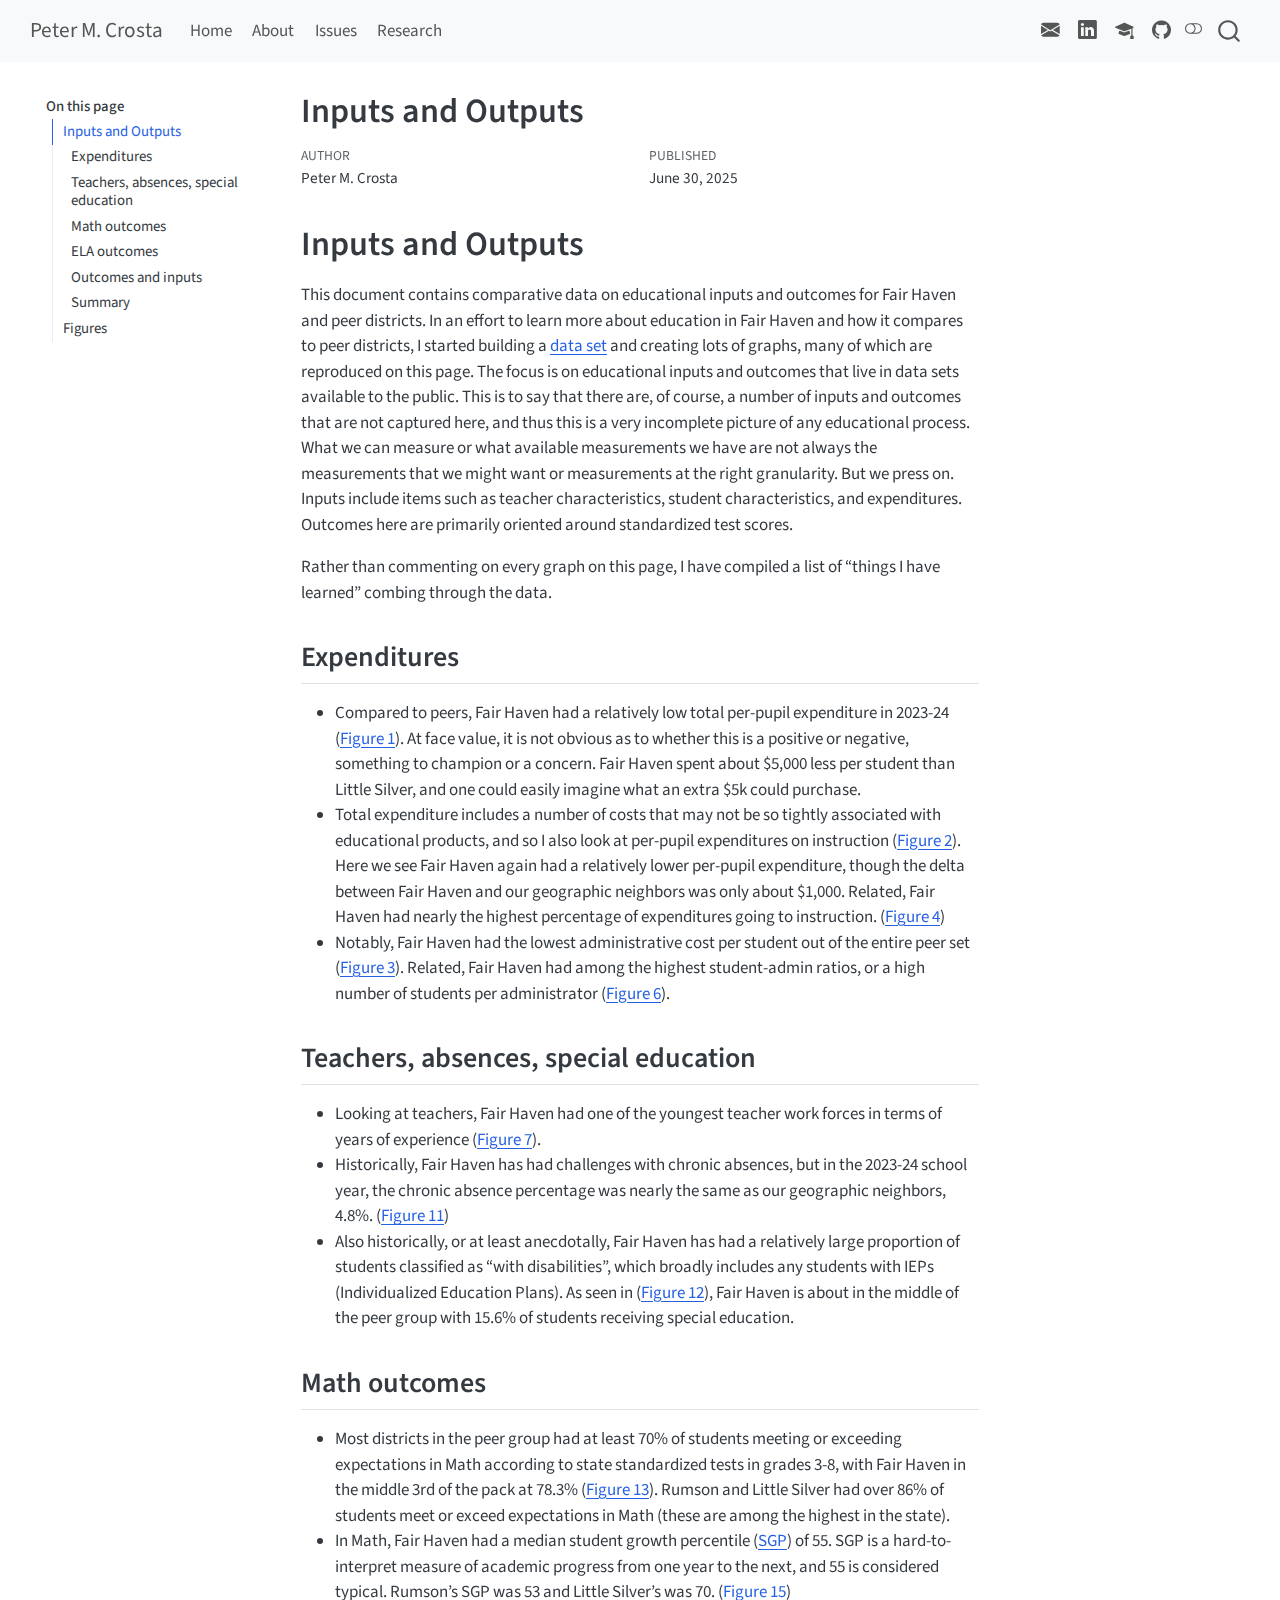
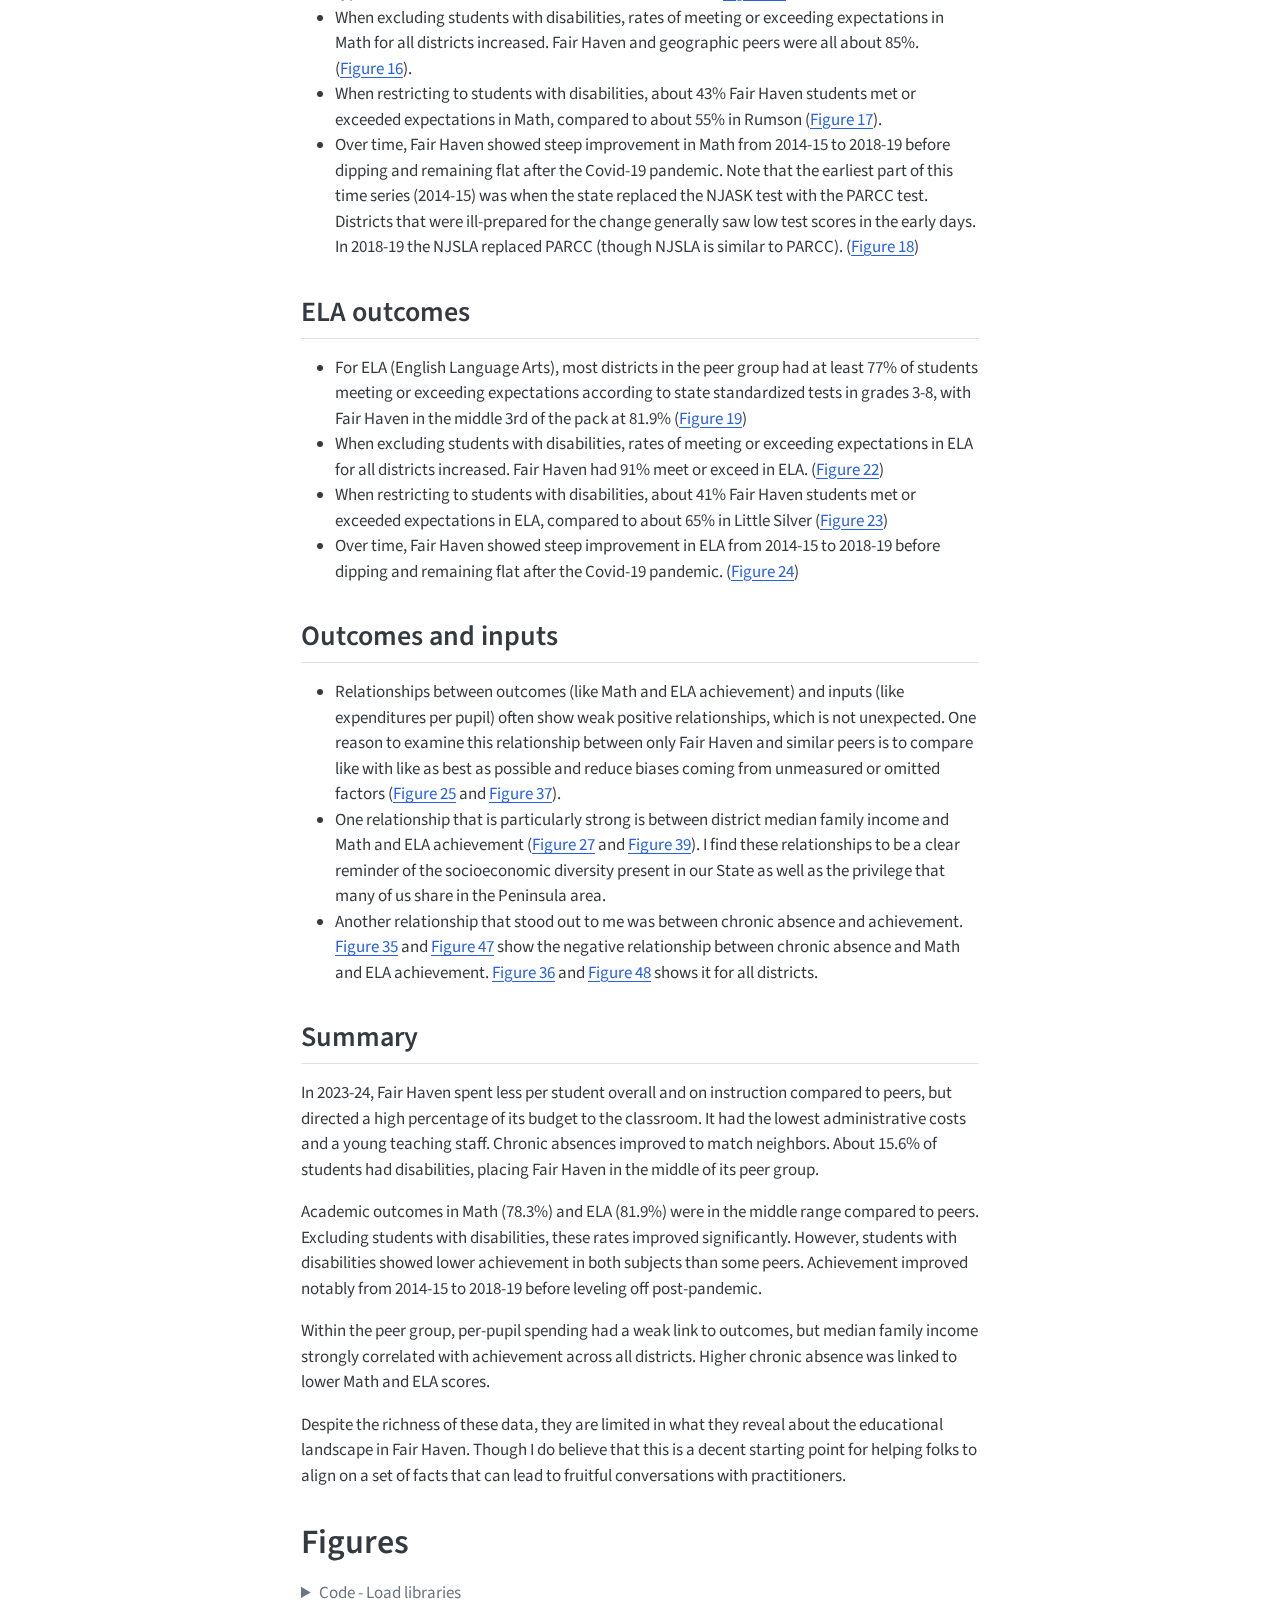
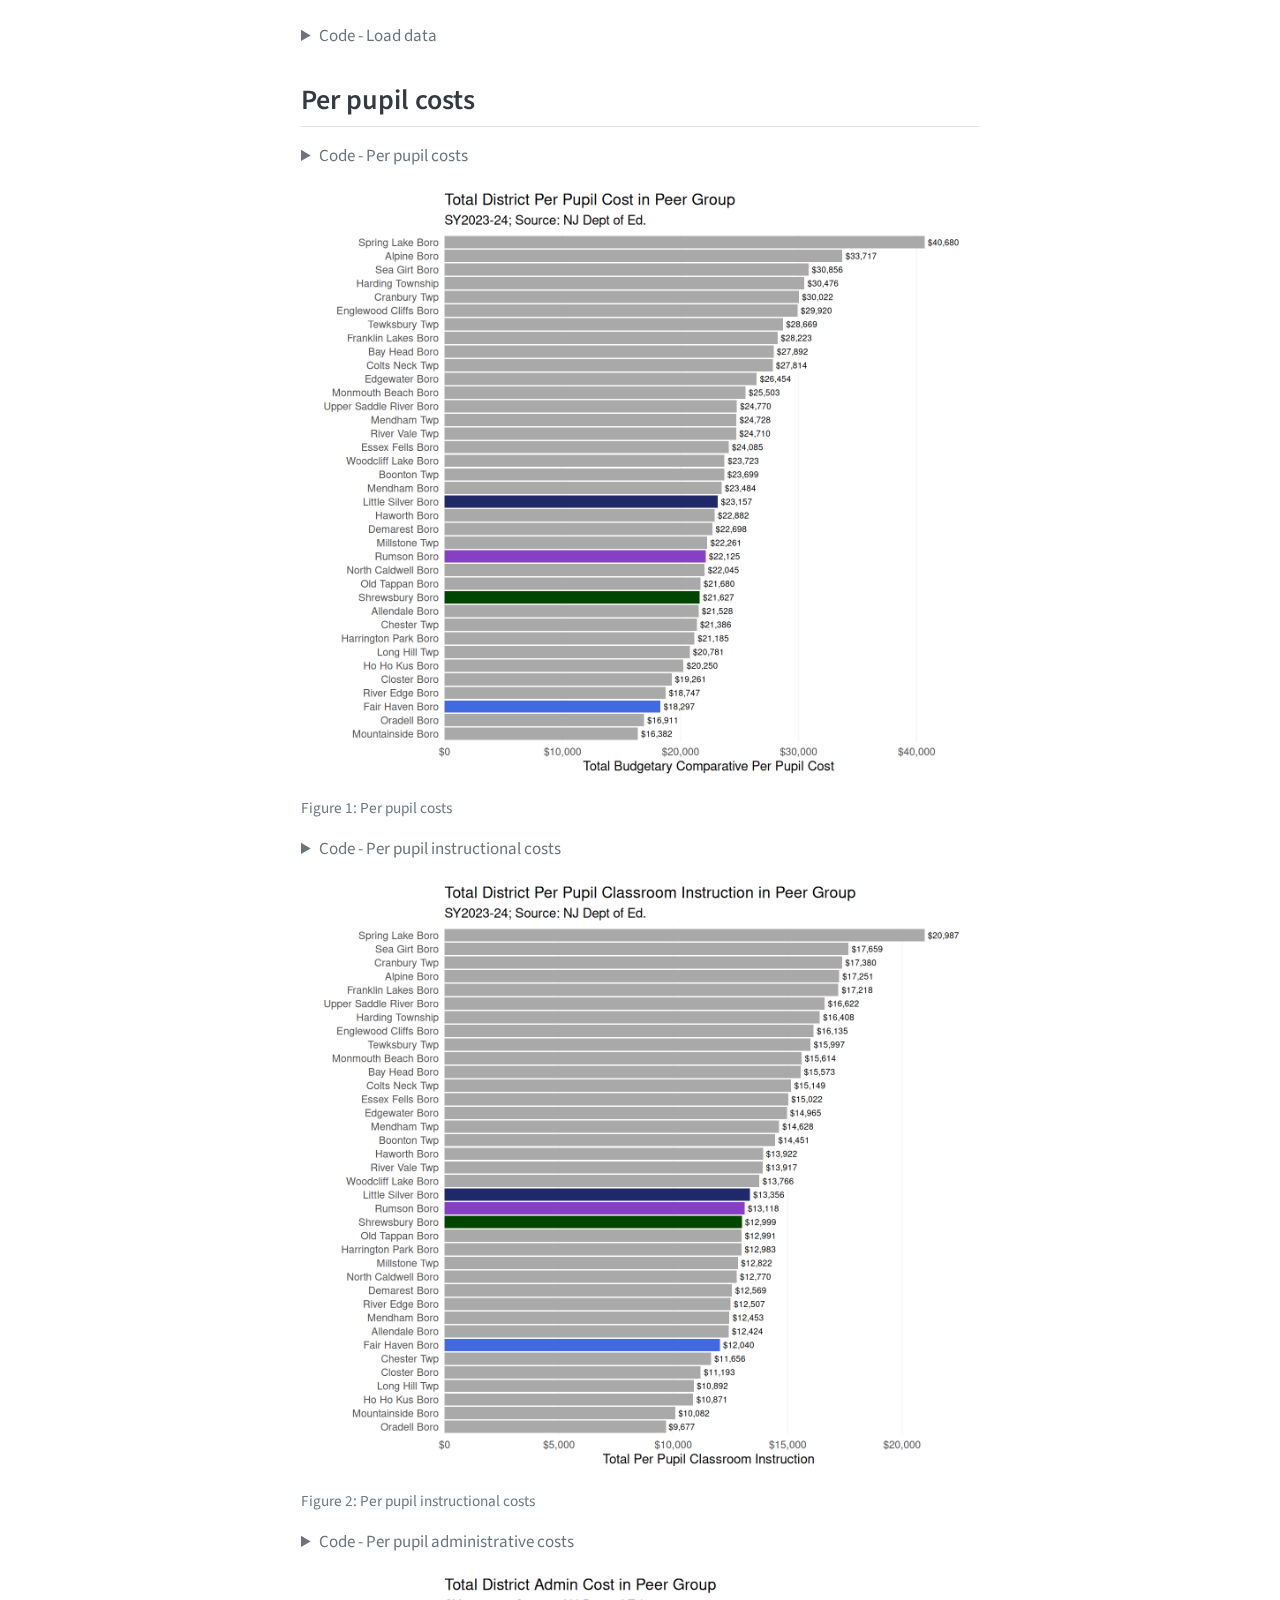
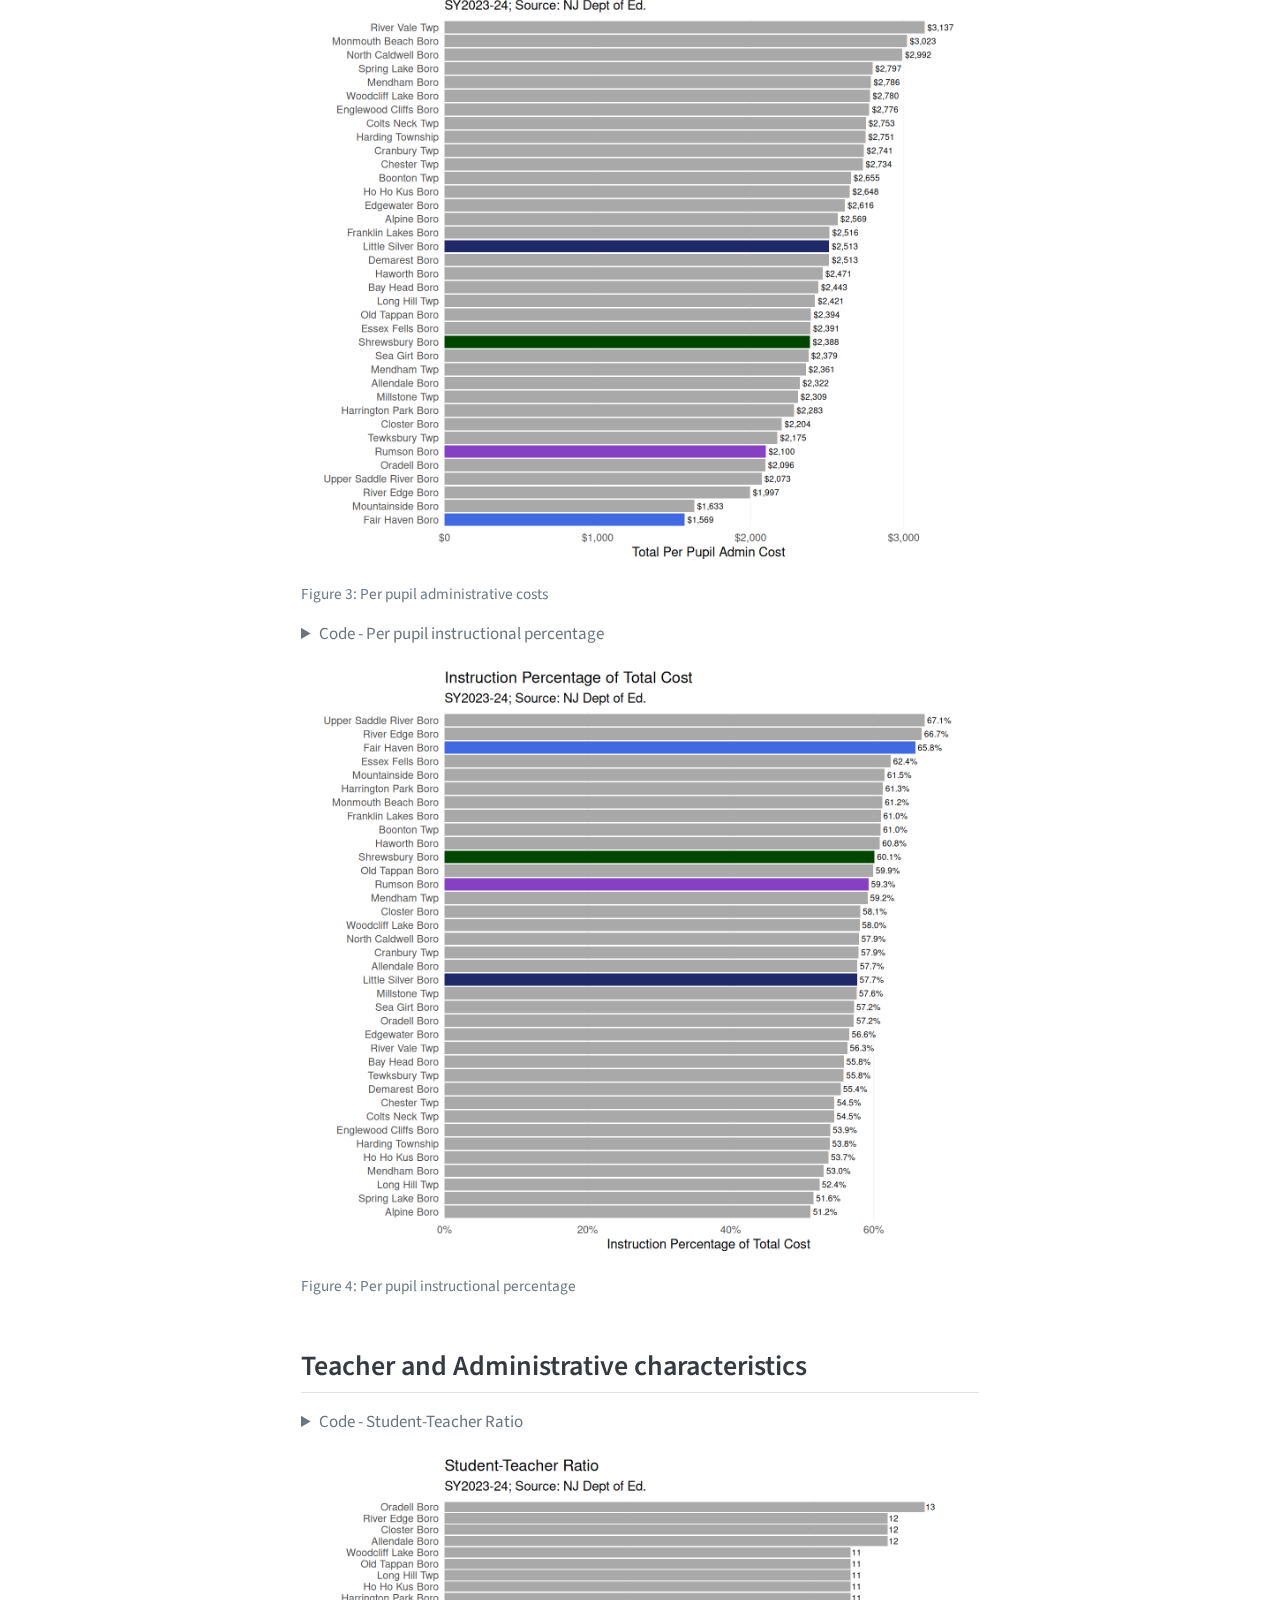
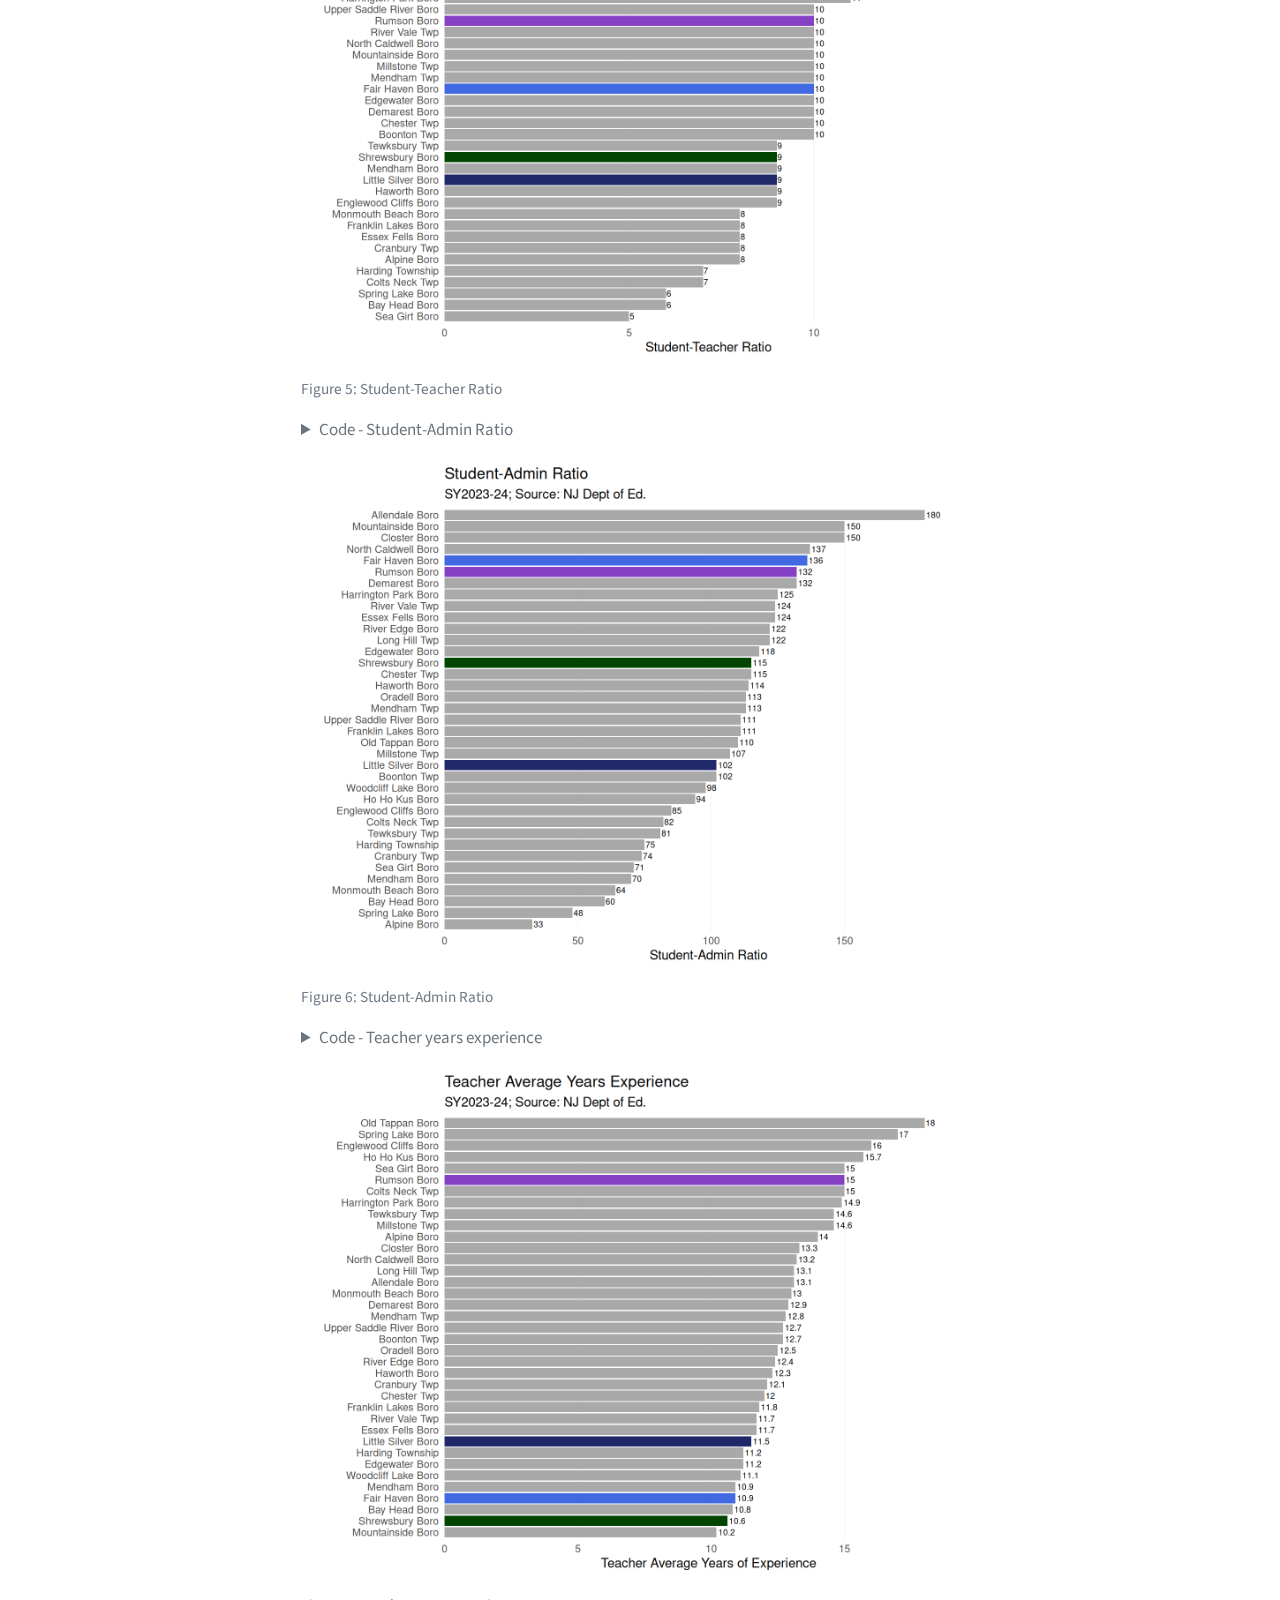
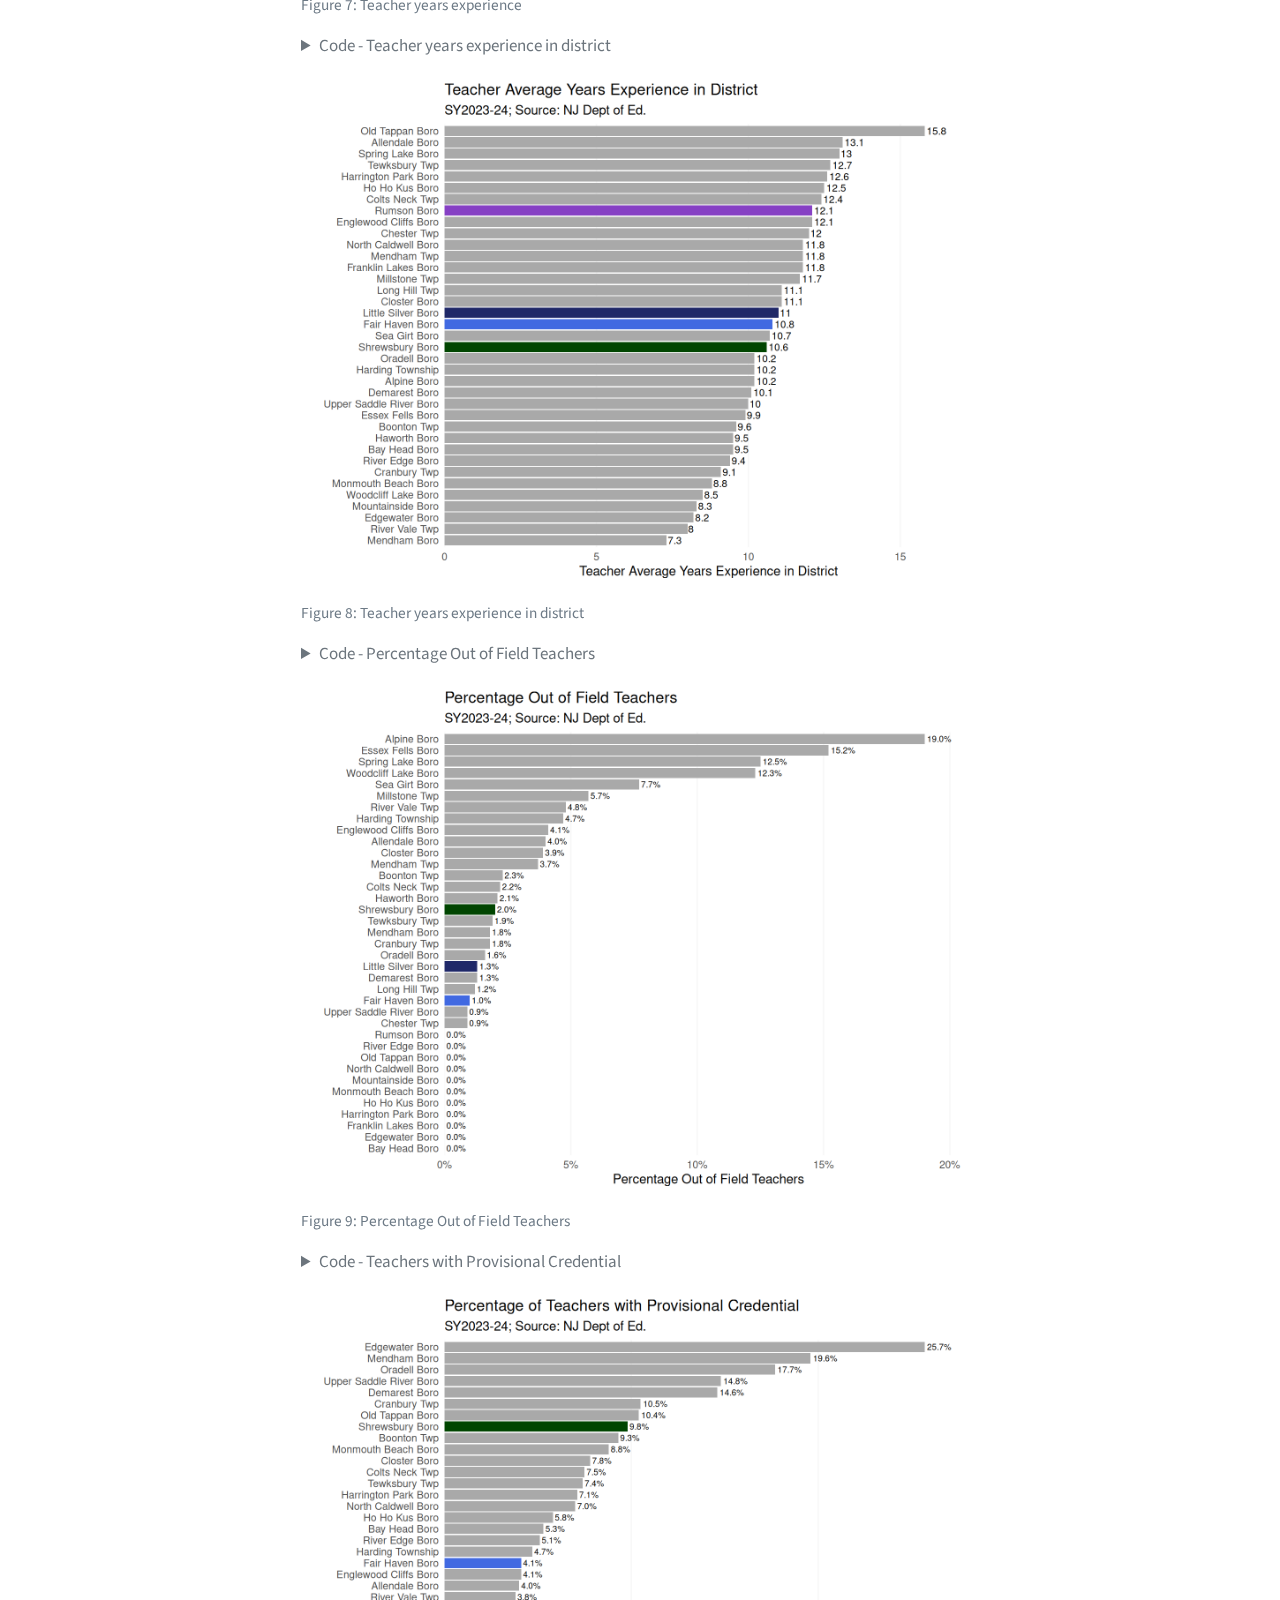
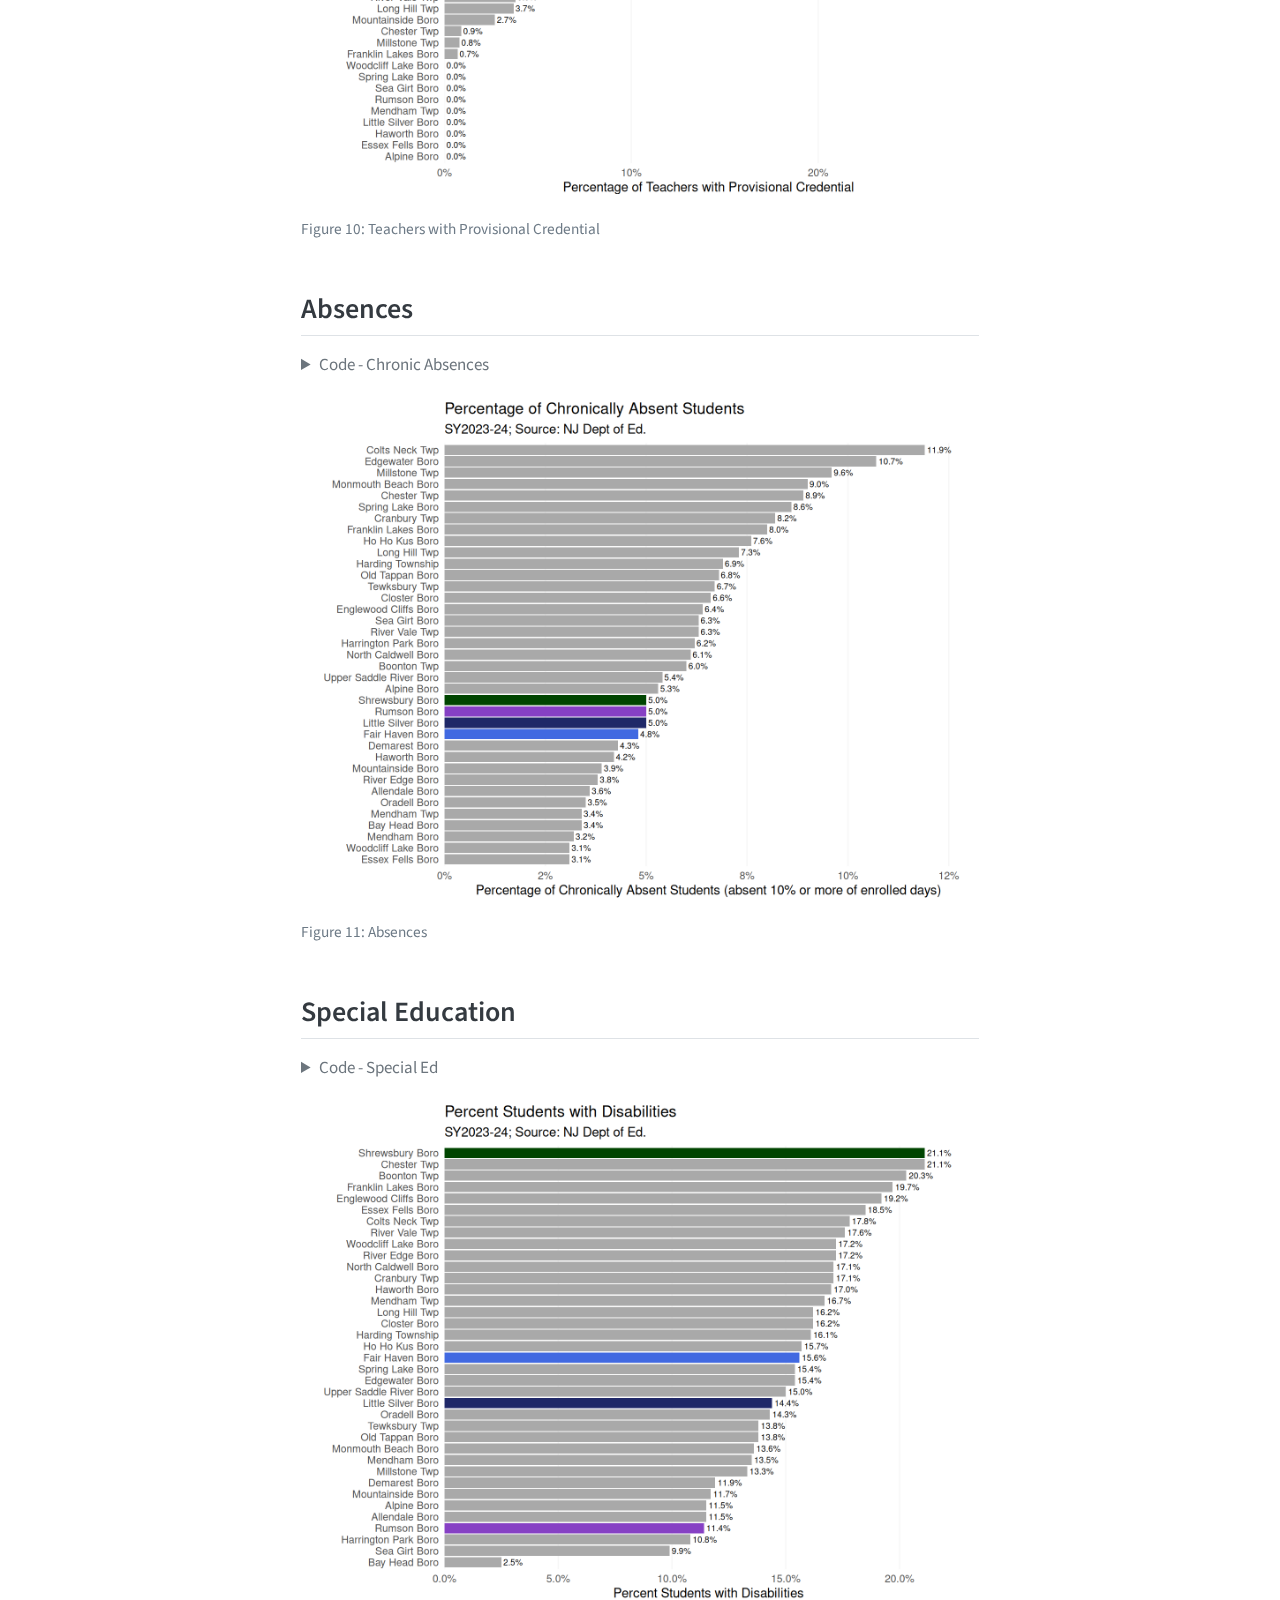
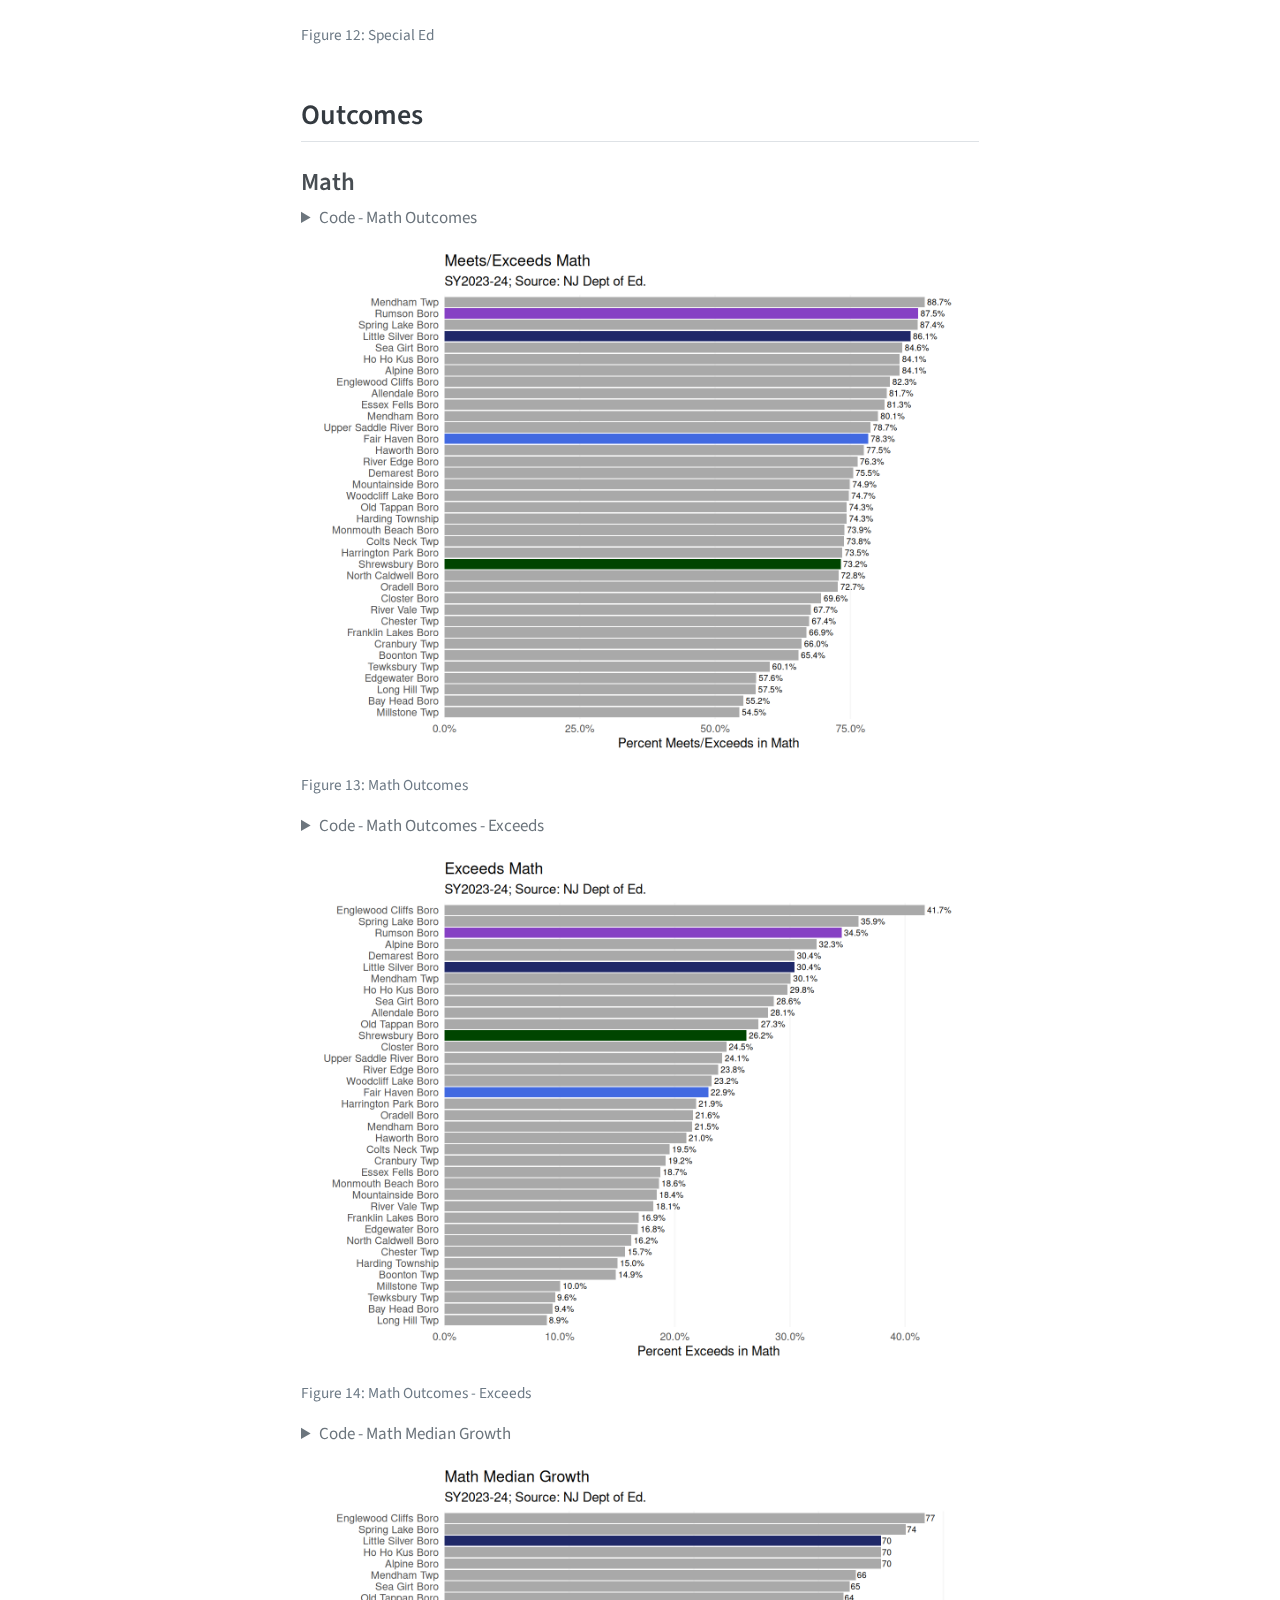
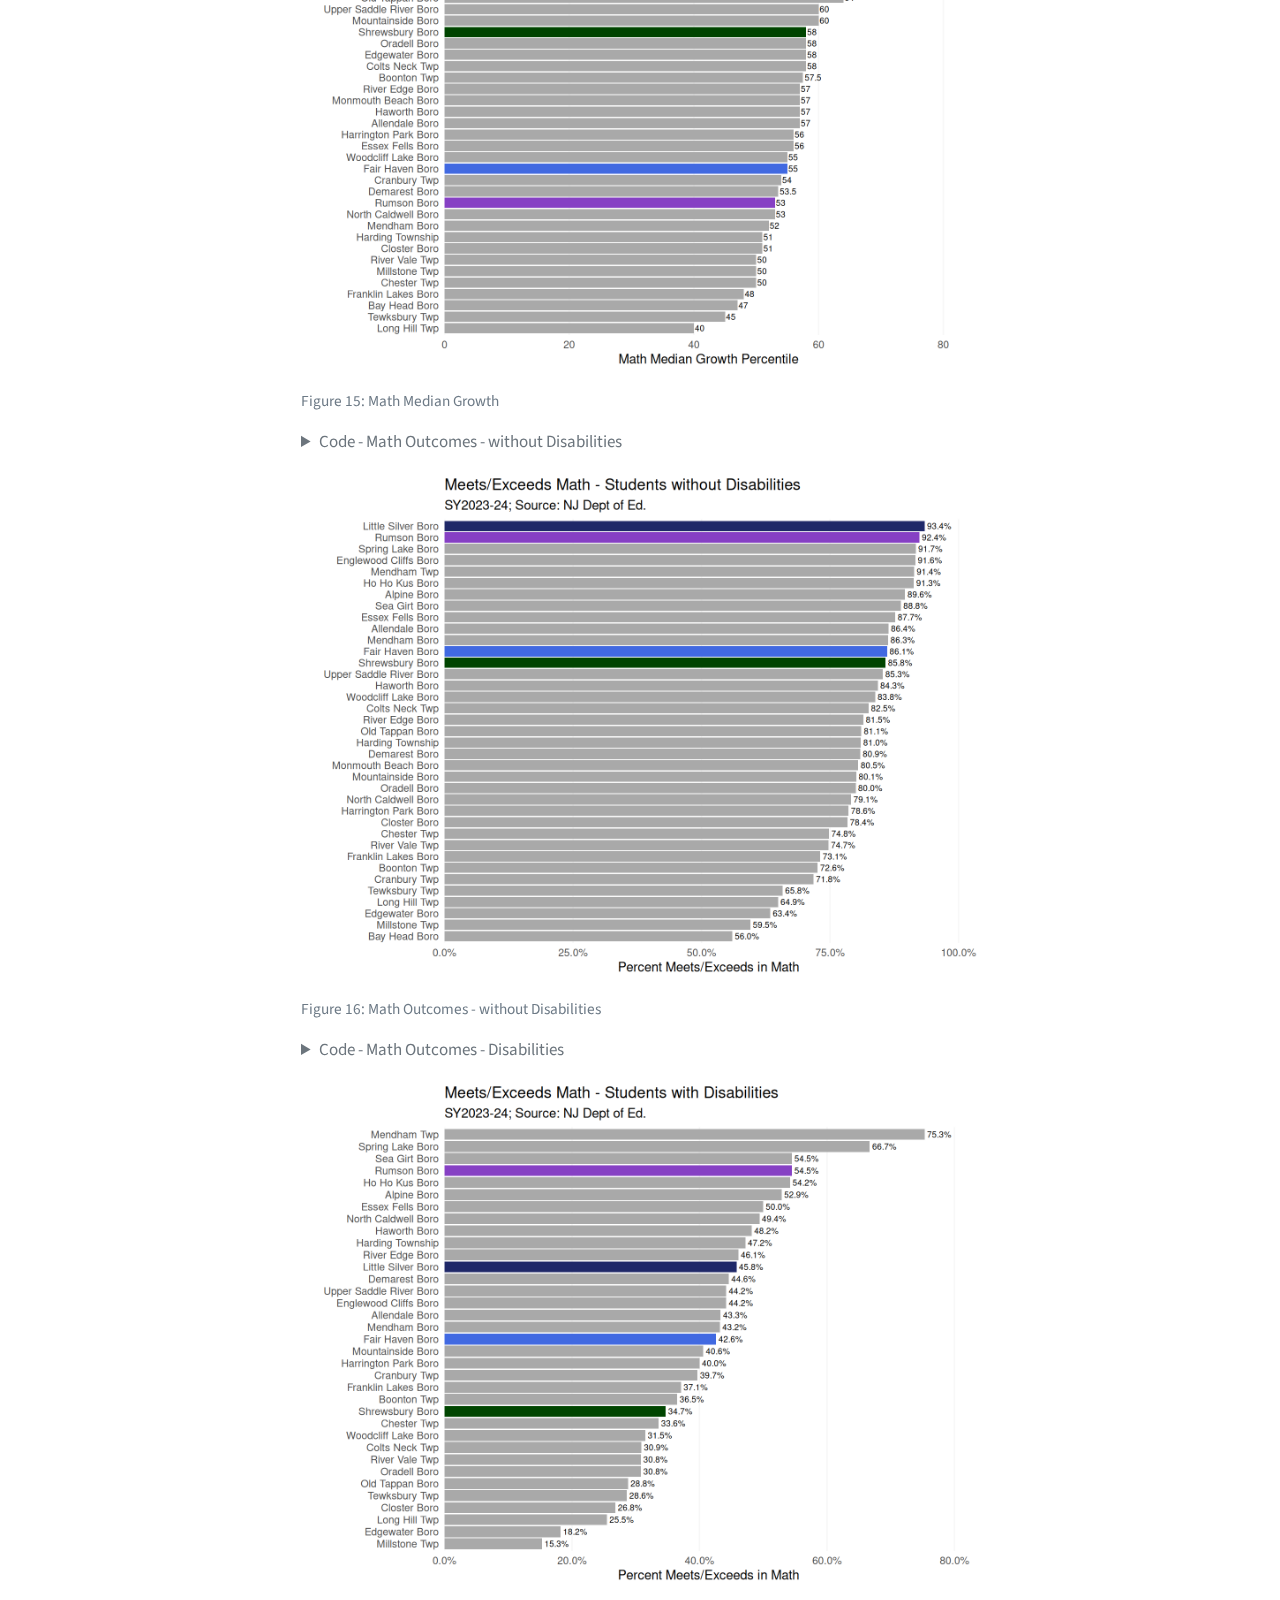
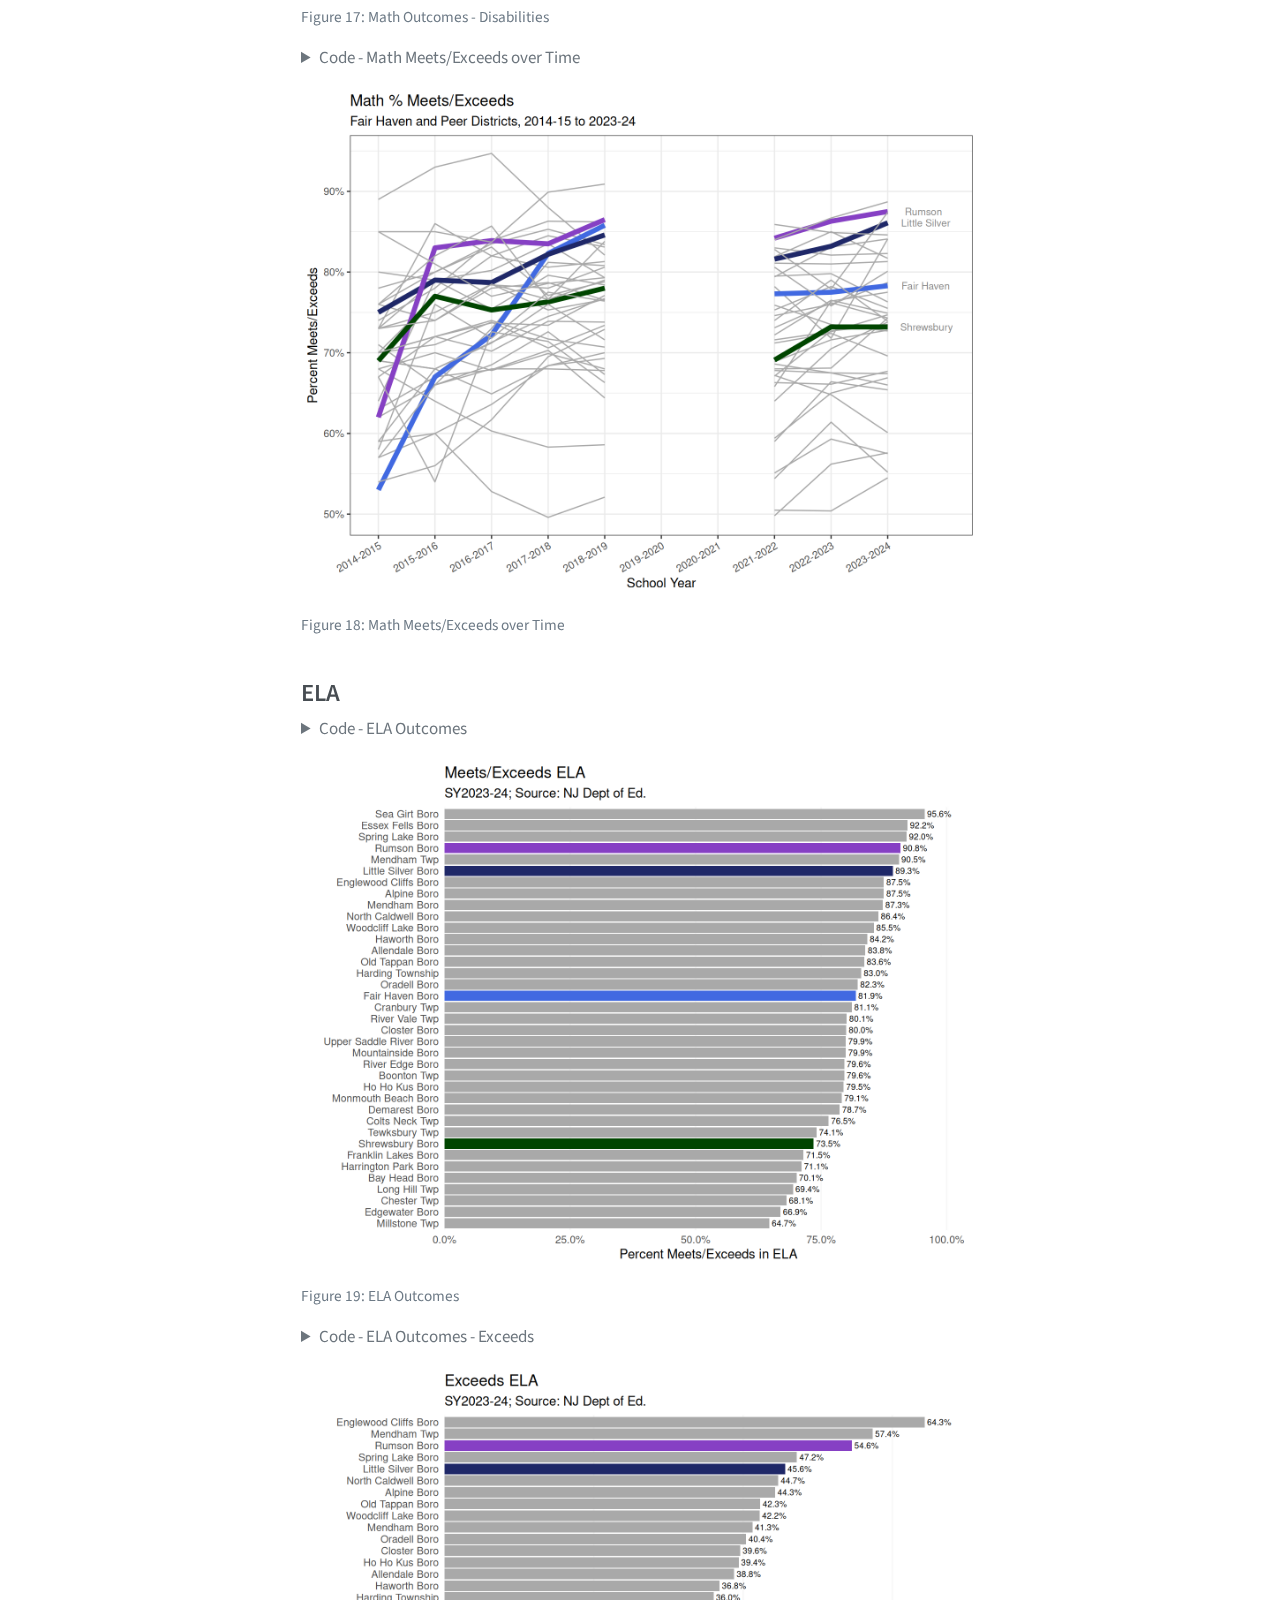
<file: docs/research/inputs_outputs.html>
<!DOCTYPE html>
<html xmlns="http://www.w3.org/1999/xhtml" lang="en" xml:lang="en"><head>

<meta charset="utf-8">
<meta name="generator" content="quarto-1.5.57">

<meta name="viewport" content="width=device-width, initial-scale=1.0, user-scalable=yes">

<meta name="author" content="Peter M. Crosta">
<meta name="dcterms.date" content="2025-06-30">

<title>Inputs and Outputs | Peter M. Crosta – Peter M. Crosta</title>
<style>
code{white-space: pre-wrap;}
span.smallcaps{font-variant: small-caps;}
div.columns{display: flex; gap: min(4vw, 1.5em);}
div.column{flex: auto; overflow-x: auto;}
div.hanging-indent{margin-left: 1.5em; text-indent: -1.5em;}
ul.task-list{list-style: none;}
ul.task-list li input[type="checkbox"] {
  width: 0.8em;
  margin: 0 0.8em 0.2em -1em; /* quarto-specific, see https://github.com/quarto-dev/quarto-cli/issues/4556 */ 
  vertical-align: middle;
}
/* CSS for syntax highlighting */
pre > code.sourceCode { white-space: pre; position: relative; }
pre > code.sourceCode > span { line-height: 1.25; }
pre > code.sourceCode > span:empty { height: 1.2em; }
.sourceCode { overflow: visible; }
code.sourceCode > span { color: inherit; text-decoration: inherit; }
div.sourceCode { margin: 1em 0; }
pre.sourceCode { margin: 0; }
@media screen {
div.sourceCode { overflow: auto; }
}
@media print {
pre > code.sourceCode { white-space: pre-wrap; }
pre > code.sourceCode > span { display: inline-block; text-indent: -5em; padding-left: 5em; }
}
pre.numberSource code
  { counter-reset: source-line 0; }
pre.numberSource code > span
  { position: relative; left: -4em; counter-increment: source-line; }
pre.numberSource code > span > a:first-child::before
  { content: counter(source-line);
    position: relative; left: -1em; text-align: right; vertical-align: baseline;
    border: none; display: inline-block;
    -webkit-touch-callout: none; -webkit-user-select: none;
    -khtml-user-select: none; -moz-user-select: none;
    -ms-user-select: none; user-select: none;
    padding: 0 4px; width: 4em;
  }
pre.numberSource { margin-left: 3em;  padding-left: 4px; }
div.sourceCode
  {   }
@media screen {
pre > code.sourceCode > span > a:first-child::before { text-decoration: underline; }
}
</style>


<script src="../site_libs/quarto-nav/quarto-nav.js"></script>
<script src="../site_libs/quarto-nav/headroom.min.js"></script>
<script src="../site_libs/clipboard/clipboard.min.js"></script>
<script src="../site_libs/quarto-search/autocomplete.umd.js"></script>
<script src="../site_libs/quarto-search/fuse.min.js"></script>
<script src="../site_libs/quarto-search/quarto-search.js"></script>
<meta name="quarto:offset" content="../">
<link href="../files/pc2.png" rel="icon" type="image/png">
<script src="../site_libs/quarto-html/quarto.js"></script>
<script src="../site_libs/quarto-html/popper.min.js"></script>
<script src="../site_libs/quarto-html/tippy.umd.min.js"></script>
<script src="../site_libs/quarto-html/anchor.min.js"></script>
<link href="../site_libs/quarto-html/tippy.css" rel="stylesheet">
<link href="../site_libs/quarto-html/quarto-syntax-highlighting.css" rel="stylesheet" class="quarto-color-scheme" id="quarto-text-highlighting-styles">
<link href="../site_libs/quarto-html/quarto-syntax-highlighting-dark.css" rel="prefetch" class="quarto-color-scheme quarto-color-alternate" id="quarto-text-highlighting-styles">
<script src="../site_libs/bootstrap/bootstrap.min.js"></script>
<link href="../site_libs/bootstrap/bootstrap-icons.css" rel="stylesheet">
<link href="../site_libs/bootstrap/bootstrap.min.css" rel="stylesheet" class="quarto-color-scheme" id="quarto-bootstrap" data-mode="light">
<link href="../site_libs/bootstrap/bootstrap-dark.min.css" rel="prefetch" class="quarto-color-scheme quarto-color-alternate" id="quarto-bootstrap" data-mode="dark">
<script src="../site_libs/quarto-contrib/glightbox/glightbox.min.js"></script>
<link href="../site_libs/quarto-contrib/glightbox/glightbox.min.css" rel="stylesheet">
<link href="../site_libs/quarto-contrib/glightbox/lightbox.css" rel="stylesheet">
<script id="quarto-search-options" type="application/json">{
  "location": "navbar",
  "copy-button": false,
  "collapse-after": 3,
  "panel-placement": "end",
  "type": "overlay",
  "limit": 50,
  "keyboard-shortcut": [
    "f",
    "/",
    "s"
  ],
  "show-item-context": false,
  "language": {
    "search-no-results-text": "No results",
    "search-matching-documents-text": "matching documents",
    "search-copy-link-title": "Copy link to search",
    "search-hide-matches-text": "Hide additional matches",
    "search-more-match-text": "more match in this document",
    "search-more-matches-text": "more matches in this document",
    "search-clear-button-title": "Clear",
    "search-text-placeholder": "",
    "search-detached-cancel-button-title": "Cancel",
    "search-submit-button-title": "Submit",
    "search-label": "Search"
  }
}</script>
<script async="" src="https://www.googletagmanager.com/gtag/js?id=G-FWYE2E48ZC"></script>

<script type="text/javascript">

window.dataLayer = window.dataLayer || [];
function gtag(){dataLayer.push(arguments);}
gtag('js', new Date());
gtag('config', 'G-FWYE2E48ZC', { 'anonymize_ip': true});
</script>
<link href="../site_libs/pagedtable-1.1/css/pagedtable.css" rel="stylesheet">
<script src="../site_libs/pagedtable-1.1/js/pagedtable.js"></script>


<link rel="stylesheet" href="../styles.css">
</head>

<body class="floating nav-fixed">

<div id="quarto-search-results"></div>
  <header id="quarto-header" class="headroom fixed-top">
    <nav class="navbar navbar-expand-lg " data-bs-theme="dark">
      <div class="navbar-container container-fluid">
      <div class="navbar-brand-container mx-auto">
    <a class="navbar-brand" href="../index.html">
    <span class="navbar-title">Peter M. Crosta</span>
    </a>
  </div>
            <div id="quarto-search" class="" title="Search"></div>
          <button class="navbar-toggler" type="button" data-bs-toggle="collapse" data-bs-target="#navbarCollapse" aria-controls="navbarCollapse" role="menu" aria-expanded="false" aria-label="Toggle navigation" onclick="if (window.quartoToggleHeadroom) { window.quartoToggleHeadroom(); }">
  <span class="navbar-toggler-icon"></span>
</button>
          <div class="collapse navbar-collapse" id="navbarCollapse">
            <ul class="navbar-nav navbar-nav-scroll me-auto">
  <li class="nav-item">
    <a class="nav-link" href="../index.html"> 
<span class="menu-text">Home</span></a>
  </li>  
  <li class="nav-item">
    <a class="nav-link" href="../about.html"> 
<span class="menu-text">About</span></a>
  </li>  
  <li class="nav-item">
    <a class="nav-link" href="../issues.html"> 
<span class="menu-text">Issues</span></a>
  </li>  
  <li class="nav-item">
    <a class="nav-link" href="../research.html"> 
<span class="menu-text">Research</span></a>
  </li>  
</ul>
            <ul class="navbar-nav navbar-nav-scroll ms-auto">
  <li class="nav-item compact">
    <a class="nav-link" href="mailto:pmcrosta@gmail.com"> <i class="bi bi-envelope-fill" role="img">
</i> 
<span class="menu-text"></span></a>
  </li>  
  <li class="nav-item compact">
    <a class="nav-link" href="https://www.linkedin.com/in/pmcrosta/"> <i class="bi bi-linkedin" role="img">
</i> 
<span class="menu-text"></span></a>
  </li>  
  <li class="nav-item compact">
    <a class="nav-link" href="https://scholar.google.com/citations?user=M1or3F8AAAAJ&amp;hl=en"> <i class="bi bi-mortarboard-fill" role="img">
</i> 
<span class="menu-text"></span></a>
  </li>  
  <li class="nav-item compact">
    <a class="nav-link" href="https://github.com/pmcrosta/pmc-website"> <i class="bi bi-github" role="img">
</i> 
<span class="menu-text"></span></a>
  </li>  
</ul>
          </div> <!-- /navcollapse -->
            <div class="quarto-navbar-tools">
  <a href="" class="quarto-color-scheme-toggle quarto-navigation-tool  px-1" onclick="window.quartoToggleColorScheme(); return false;" title="Toggle dark mode"><i class="bi"></i></a>
</div>
      </div> <!-- /container-fluid -->
    </nav>
</header>
<!-- content -->
<div id="quarto-content" class="quarto-container page-columns page-rows-contents page-layout-article page-navbar">
<!-- sidebar -->
  <nav id="quarto-sidebar" class="sidebar collapse collapse-horizontal quarto-sidebar-collapse-item sidebar-navigation floating overflow-auto">
    <nav id="TOC" role="doc-toc" class="toc-active">
    <h2 id="toc-title">On this page</h2>
   
  <ul>
  <li><a href="#inputs-and-outputs" id="toc-inputs-and-outputs" class="nav-link active" data-scroll-target="#inputs-and-outputs">Inputs and Outputs</a>
  <ul class="collapse">
  <li><a href="#expenditures" id="toc-expenditures" class="nav-link" data-scroll-target="#expenditures">Expenditures</a></li>
  <li><a href="#teachers-absences-special-education" id="toc-teachers-absences-special-education" class="nav-link" data-scroll-target="#teachers-absences-special-education">Teachers, absences, special education</a></li>
  <li><a href="#math-outcomes" id="toc-math-outcomes" class="nav-link" data-scroll-target="#math-outcomes">Math outcomes</a></li>
  <li><a href="#ela-outcomes" id="toc-ela-outcomes" class="nav-link" data-scroll-target="#ela-outcomes">ELA outcomes</a></li>
  <li><a href="#outcomes-and-inputs" id="toc-outcomes-and-inputs" class="nav-link" data-scroll-target="#outcomes-and-inputs">Outcomes and inputs</a></li>
  <li><a href="#summary" id="toc-summary" class="nav-link" data-scroll-target="#summary">Summary</a></li>
  </ul></li>
  <li><a href="#figures" id="toc-figures" class="nav-link" data-scroll-target="#figures">Figures</a>
  <ul class="collapse">
  <li><a href="#per-pupil-costs" id="toc-per-pupil-costs" class="nav-link" data-scroll-target="#per-pupil-costs">Per pupil costs</a></li>
  <li><a href="#teacher-and-administrative-characteristics" id="toc-teacher-and-administrative-characteristics" class="nav-link" data-scroll-target="#teacher-and-administrative-characteristics">Teacher and Administrative characteristics</a></li>
  <li><a href="#absences" id="toc-absences" class="nav-link" data-scroll-target="#absences">Absences</a></li>
  <li><a href="#special-education" id="toc-special-education" class="nav-link" data-scroll-target="#special-education">Special Education</a></li>
  <li><a href="#outcomes" id="toc-outcomes" class="nav-link" data-scroll-target="#outcomes">Outcomes</a>
  <ul class="collapse">
  <li><a href="#math" id="toc-math" class="nav-link" data-scroll-target="#math">Math</a></li>
  <li><a href="#ela" id="toc-ela" class="nav-link" data-scroll-target="#ela">ELA</a></li>
  </ul></li>
  <li><a href="#outcomes-and-inputs-math" id="toc-outcomes-and-inputs-math" class="nav-link" data-scroll-target="#outcomes-and-inputs-math">Outcomes and Inputs Math</a></li>
  <li><a href="#outcomes-and-inputs-ela" id="toc-outcomes-and-inputs-ela" class="nav-link" data-scroll-target="#outcomes-and-inputs-ela">Outcomes and Inputs ELA</a></li>
  </ul></li>
  </ul>
</nav>
</nav>
<div id="quarto-sidebar-glass" class="quarto-sidebar-collapse-item" data-bs-toggle="collapse" data-bs-target=".quarto-sidebar-collapse-item"></div>
<!-- margin-sidebar -->
    <div id="quarto-margin-sidebar" class="sidebar margin-sidebar zindex-bottom">
    </div>
<!-- main -->
<main class="content" id="quarto-document-content">

<header id="title-block-header" class="quarto-title-block default">
<div class="quarto-title">
<h1 class="title">Inputs and Outputs</h1>
</div>



<div class="quarto-title-meta">

    <div>
    <div class="quarto-title-meta-heading">Author</div>
    <div class="quarto-title-meta-contents">
             <p>Peter M. Crosta </p>
          </div>
  </div>
    
    <div>
    <div class="quarto-title-meta-heading">Published</div>
    <div class="quarto-title-meta-contents">
      <p class="date">June 30, 2025</p>
    </div>
  </div>
  
    
  </div>
  


</header>


<section id="inputs-and-outputs" class="level1">
<h1>Inputs and Outputs</h1>
<p>This document contains comparative data on educational inputs and outcomes for Fair Haven and peer districts. In an effort to learn more about education in Fair Haven and how it compares to peer districts, I started building a <a href="../research/building_a_dataset.html">data set</a> and creating lots of graphs, many of which are reproduced on this page. The focus is on educational inputs and outcomes that live in data sets available to the public. This is to say that there are, of course, a number of inputs and outcomes that are not captured here, and thus this is a very incomplete picture of any educational process. What we can measure or what available measurements we have are not always the measurements that we might want or measurements at the right granularity. But we press on. Inputs include items such as teacher characteristics, student characteristics, and expenditures. Outcomes here are primarily oriented around standardized test scores.</p>
<p>Rather than commenting on every graph on this page, I have compiled a list of “things I have learned” combing through the data.</p>
<section id="expenditures" class="level2">
<h2 class="anchored" data-anchor-id="expenditures">Expenditures</h2>
<ul>
<li>Compared to peers, Fair Haven had a relatively low total per-pupil expenditure in 2023-24 (<a href="#fig-perpupil-totalcosts" class="quarto-xref">Figure&nbsp;1</a>). At face value, it is not obvious as to whether this is a positive or negative, something to champion or a concern. Fair Haven spent about $5,000 less per student than Little Silver, and one could easily imagine what an extra $5k could purchase.</li>
<li>Total expenditure includes a number of costs that may not be so tightly associated with educational products, and so I also look at per-pupil expenditures on instruction (<a href="#fig-perpupil-instructionalcosts" class="quarto-xref">Figure&nbsp;2</a>). Here we see Fair Haven again had a relatively lower per-pupil expenditure, though the delta between Fair Haven and our geographic neighbors was only about $1,000. Related, Fair Haven had nearly the highest percentage of expenditures going to instruction. (<a href="#fig-perpupil-instructpct" class="quarto-xref">Figure&nbsp;4</a>)</li>
<li>Notably, Fair Haven had the lowest administrative cost per student out of the entire peer set (<a href="#fig-perpupil-admincosts" class="quarto-xref">Figure&nbsp;3</a>). Related, Fair Haven had among the highest student-admin ratios, or a high number of students per administrator (<a href="#fig-adminstudent" class="quarto-xref">Figure&nbsp;6</a>).</li>
</ul>
</section>
<section id="teachers-absences-special-education" class="level2">
<h2 class="anchored" data-anchor-id="teachers-absences-special-education">Teachers, absences, special education</h2>
<ul>
<li>Looking at teachers, Fair Haven had one of the youngest teacher work forces in terms of years of experience (<a href="#fig-teacherexperience" class="quarto-xref">Figure&nbsp;7</a>).</li>
<li>Historically, Fair Haven has had challenges with chronic absences, but in the 2023-24 school year, the chronic absence percentage was nearly the same as our geographic neighbors, 4.8%. (<a href="#fig-absences-chronic" class="quarto-xref">Figure&nbsp;11</a>)</li>
<li>Also historically, or at least anecdotally, Fair Haven has had a relatively large proportion of students classified as “with disabilities”, which broadly includes any students with IEPs (Individualized Education Plans). As seen in (<a href="#fig-specialed" class="quarto-xref">Figure&nbsp;12</a>), Fair Haven is about in the middle of the peer group with 15.6% of students receiving special education.</li>
</ul>
</section>
<section id="math-outcomes" class="level2">
<h2 class="anchored" data-anchor-id="math-outcomes">Math outcomes</h2>
<ul>
<li>Most districts in the peer group had at least 70% of students meeting or exceeding expectations in Math according to state standardized tests in grades 3-8, with Fair Haven in the middle 3rd of the pack at 78.3% (<a href="#fig-outcomes-math" class="quarto-xref">Figure&nbsp;13</a>). Rumson and Little Silver had over 86% of students meet or exceed expectations in Math (these are among the highest in the state).</li>
<li>In Math, Fair Haven had a median student growth percentile (<a href="https://www.njsmart.org/njr/ks/Student%20Growth%20Percentile/SGP%20Technical%20Overview.pdf">SGP</a>) of 55. SGP is a hard-to-interpret measure of academic progress from one year to the next, and 55 is considered typical. Rumson’s SGP was 53 and Little Silver’s was 70. (<a href="#fig-outcomes-math-msgp" class="quarto-xref">Figure&nbsp;15</a>)</li>
<li>When excluding students with disabilities, rates of meeting or exceeding expectations in Math for all districts increased. Fair Haven and geographic peers were all about 85%. (<a href="#fig-outcomes-math-nodis" class="quarto-xref">Figure&nbsp;16</a>).</li>
<li>When restricting to students with disabilities, about 43% Fair Haven students met or exceeded expectations in Math, compared to about 55% in Rumson (<a href="#fig-outcomes-math-dis" class="quarto-xref">Figure&nbsp;17</a>).</li>
<li>Over time, Fair Haven showed steep improvement in Math from 2014-15 to 2018-19 before dipping and remaining flat after the Covid-19 pandemic. Note that the earliest part of this time series (2014-15) was when the state replaced the NJASK test with the PARCC test. Districts that were ill-prepared for the change generally saw low test scores in the early days. In 2018-19 the NJSLA replaced PARCC (though NJSLA is similar to PARCC). (<a href="#fig-math-me-time" class="quarto-xref">Figure&nbsp;18</a>)</li>
</ul>
</section>
<section id="ela-outcomes" class="level2">
<h2 class="anchored" data-anchor-id="ela-outcomes">ELA outcomes</h2>
<ul>
<li>For ELA (English Language Arts), most districts in the peer group had at least 77% of students meeting or exceeding expectations according to state standardized tests in grades 3-8, with Fair Haven in the middle 3rd of the pack at 81.9% (<a href="#fig-outcomes-ela" class="quarto-xref">Figure&nbsp;19</a>)</li>
<li>When excluding students with disabilities, rates of meeting or exceeding expectations in ELA for all districts increased. Fair Haven had 91% meet or exceed in ELA. (<a href="#fig-outcomes-ela-nodis" class="quarto-xref">Figure&nbsp;22</a>)</li>
<li>When restricting to students with disabilities, about 41% Fair Haven students met or exceeded expectations in ELA, compared to about 65% in Little Silver (<a href="#fig-outcomes-ela-dis" class="quarto-xref">Figure&nbsp;23</a>)</li>
<li>Over time, Fair Haven showed steep improvement in ELA from 2014-15 to 2018-19 before dipping and remaining flat after the Covid-19 pandemic. (<a href="#fig-ela-me-time" class="quarto-xref">Figure&nbsp;24</a>)</li>
</ul>
</section>
<section id="outcomes-and-inputs" class="level2">
<h2 class="anchored" data-anchor-id="outcomes-and-inputs">Outcomes and inputs</h2>
<ul>
<li>Relationships between outcomes (like Math and ELA achievement) and inputs (like expenditures per pupil) often show weak positive relationships, which is not unexpected. One reason to examine this relationship between only Fair Haven and similar peers is to compare like with like as best as possible and reduce biases coming from unmeasured or omitted factors (<a href="#fig-math-vs-perpupil" class="quarto-xref">Figure&nbsp;25</a> and <a href="#fig-ela-vs-perpupil" class="quarto-xref">Figure&nbsp;37</a>).</li>
<li>One relationship that is particularly strong is between district median family income and Math and ELA achievement (<a href="#fig-math-vs-medianincome-all" class="quarto-xref">Figure&nbsp;27</a> and <a href="#fig-ela-vs-medianincome-all" class="quarto-xref">Figure&nbsp;39</a>). I find these relationships to be a clear reminder of the socioeconomic diversity present in our State as well as the privilege that many of us share in the Peninsula area.</li>
<li>Another relationship that stood out to me was between chronic absence and achievement. <a href="#fig-math-vs-chronicabs" class="quarto-xref">Figure&nbsp;35</a> and <a href="#fig-ela-vs-chronicabs" class="quarto-xref">Figure&nbsp;47</a> show the negative relationship between chronic absence and Math and ELA achievement. <a href="#fig-math-vs-chronicabs-all" class="quarto-xref">Figure&nbsp;36</a> and <a href="#fig-ela-vs-chronicabs-all" class="quarto-xref">Figure&nbsp;48</a> shows it for all districts.</li>
</ul>
</section>
<section id="summary" class="level2">
<h2 class="anchored" data-anchor-id="summary">Summary</h2>
<p>In 2023-24, Fair Haven spent less per student overall and on instruction compared to peers, but directed a high percentage of its budget to the classroom. It had the lowest administrative costs and a young teaching staff. Chronic absences improved to match neighbors. About 15.6% of students had disabilities, placing Fair Haven in the middle of its peer group.</p>
<p>Academic outcomes in Math (78.3%) and ELA (81.9%) were in the middle range compared to peers. Excluding students with disabilities, these rates improved significantly. However, students with disabilities showed lower achievement in both subjects than some peers. Achievement improved notably from 2014-15 to 2018-19 before leveling off post-pandemic.</p>
<p>Within the peer group, per-pupil spending had a weak link to outcomes, but median family income strongly correlated with achievement across all districts. Higher chronic absence was linked to lower Math and ELA scores.</p>
<p>Despite the richness of these data, they are limited in what they reveal about the educational landscape in Fair Haven. Though I do believe that this is a decent starting point for helping folks to align on a set of facts that can lead to fruitful conversations with practitioners.</p>
</section>
</section>
<section id="figures" class="level1">
<h1>Figures</h1>
<div class="cell">
<details class="code-fold">
<summary>Code - Load libraries</summary>
<div class="sourceCode cell-code" id="cb1"><pre class="sourceCode r code-with-copy"><code class="sourceCode r"><span id="cb1-1"><a href="#cb1-1" aria-hidden="true" tabindex="-1"></a><span class="fu">options</span>(<span class="at">width =</span> <span class="dv">120</span>)</span>
<span id="cb1-2"><a href="#cb1-2" aria-hidden="true" tabindex="-1"></a></span>
<span id="cb1-3"><a href="#cb1-3" aria-hidden="true" tabindex="-1"></a><span class="fu">library</span>(tidyverse)</span>
<span id="cb1-4"><a href="#cb1-4" aria-hidden="true" tabindex="-1"></a><span class="fu">library</span>(cluster)</span>
<span id="cb1-5"><a href="#cb1-5" aria-hidden="true" tabindex="-1"></a><span class="fu">library</span>(MASS)</span>
<span id="cb1-6"><a href="#cb1-6" aria-hidden="true" tabindex="-1"></a><span class="fu">library</span>(ggpmisc)</span>
<span id="cb1-7"><a href="#cb1-7" aria-hidden="true" tabindex="-1"></a><span class="fu">library</span>(ggrepel)</span>
<span id="cb1-8"><a href="#cb1-8" aria-hidden="true" tabindex="-1"></a><span class="fu">library</span>(glue)</span>
<span id="cb1-9"><a href="#cb1-9" aria-hidden="true" tabindex="-1"></a><span class="fu">library</span>(DT)</span>
<span id="cb1-10"><a href="#cb1-10" aria-hidden="true" tabindex="-1"></a><span class="fu">library</span>(factoextra)</span>
<span id="cb1-11"><a href="#cb1-11" aria-hidden="true" tabindex="-1"></a><span class="fu">library</span>(gt)</span>
<span id="cb1-12"><a href="#cb1-12" aria-hidden="true" tabindex="-1"></a><span class="fu">library</span>(purrr)</span>
<span id="cb1-13"><a href="#cb1-13" aria-hidden="true" tabindex="-1"></a></span>
<span id="cb1-14"><a href="#cb1-14" aria-hidden="true" tabindex="-1"></a><span class="fu">set.seed</span>(<span class="dv">2024</span>)</span>
<span id="cb1-15"><a href="#cb1-15" aria-hidden="true" tabindex="-1"></a></span>
<span id="cb1-16"><a href="#cb1-16" aria-hidden="true" tabindex="-1"></a><span class="co"># Commonly used State ID numbers (staid) and Federal Local Education Authority (LEA) IDs</span></span>
<span id="cb1-17"><a href="#cb1-17" aria-hidden="true" tabindex="-1"></a><span class="co"># for FH, Little Silver, Rumson, and Shrewsbury</span></span>
<span id="cb1-18"><a href="#cb1-18" aria-hidden="true" tabindex="-1"></a>fh_leaid <span class="ot">&lt;-</span> <span class="st">"3404950"</span></span>
<span id="cb1-19"><a href="#cb1-19" aria-hidden="true" tabindex="-1"></a>fh_staid <span class="ot">&lt;-</span> <span class="st">"NJ-251440"</span></span>
<span id="cb1-20"><a href="#cb1-20" aria-hidden="true" tabindex="-1"></a></span>
<span id="cb1-21"><a href="#cb1-21" aria-hidden="true" tabindex="-1"></a>ls_leaid <span class="ot">&lt;-</span> <span class="st">"3408790"</span></span>
<span id="cb1-22"><a href="#cb1-22" aria-hidden="true" tabindex="-1"></a>ls_staid <span class="ot">&lt;-</span> <span class="st">"NJ-252720"</span></span>
<span id="cb1-23"><a href="#cb1-23" aria-hidden="true" tabindex="-1"></a></span>
<span id="cb1-24"><a href="#cb1-24" aria-hidden="true" tabindex="-1"></a>rums_leaid <span class="ot">&lt;-</span> <span class="st">"3414370"</span></span>
<span id="cb1-25"><a href="#cb1-25" aria-hidden="true" tabindex="-1"></a>rums_staid <span class="ot">&lt;-</span> <span class="st">"NJ-254570"</span></span>
<span id="cb1-26"><a href="#cb1-26" aria-hidden="true" tabindex="-1"></a></span>
<span id="cb1-27"><a href="#cb1-27" aria-hidden="true" tabindex="-1"></a>shrews_leaid <span class="ot">&lt;-</span> <span class="st">"3414970"</span></span>
<span id="cb1-28"><a href="#cb1-28" aria-hidden="true" tabindex="-1"></a>shrews_staid <span class="ot">&lt;-</span> <span class="st">"NJ-254770"</span></span>
<span id="cb1-29"><a href="#cb1-29" aria-hidden="true" tabindex="-1"></a></span>
<span id="cb1-30"><a href="#cb1-30" aria-hidden="true" tabindex="-1"></a>district_name_colors <span class="ot">&lt;-</span> <span class="fu">c</span>(</span>
<span id="cb1-31"><a href="#cb1-31" aria-hidden="true" tabindex="-1"></a>  <span class="st">"Fair Haven Boro"</span> <span class="ot">=</span> <span class="st">"#4169E1"</span>,</span>
<span id="cb1-32"><a href="#cb1-32" aria-hidden="true" tabindex="-1"></a>  <span class="st">"Little Silver Boro"</span> <span class="ot">=</span> <span class="st">"#1F2868"</span>,</span>
<span id="cb1-33"><a href="#cb1-33" aria-hidden="true" tabindex="-1"></a>  <span class="st">"Rumson Boro"</span> <span class="ot">=</span> <span class="st">"#8640C4"</span>,</span>
<span id="cb1-34"><a href="#cb1-34" aria-hidden="true" tabindex="-1"></a>  <span class="st">"Shrewsbury Boro"</span> <span class="ot">=</span> <span class="st">"#004500"</span>,</span>
<span id="cb1-35"><a href="#cb1-35" aria-hidden="true" tabindex="-1"></a>  <span class="st">"Other"</span> <span class="ot">=</span> <span class="st">"darkgrey"</span></span>
<span id="cb1-36"><a href="#cb1-36" aria-hidden="true" tabindex="-1"></a>)</span>
<span id="cb1-37"><a href="#cb1-37" aria-hidden="true" tabindex="-1"></a></span>
<span id="cb1-38"><a href="#cb1-38" aria-hidden="true" tabindex="-1"></a>district_stleaid_colors <span class="ot">&lt;-</span>  <span class="fu">c</span>(<span class="st">"#4169E1"</span>, <span class="st">"#1F2868"</span>, <span class="st">"#8640C4"</span>, <span class="st">"#004500"</span>, <span class="st">"lightgrey"</span>)</span>
<span id="cb1-39"><a href="#cb1-39" aria-hidden="true" tabindex="-1"></a><span class="fu">names</span>(district_stleaid_colors) <span class="ot">&lt;-</span><span class="fu">c</span>(fh_staid, ls_staid, rums_staid, shrews_staid, <span class="st">"Other"</span>)</span>
<span id="cb1-40"><a href="#cb1-40" aria-hidden="true" tabindex="-1"></a></span>
<span id="cb1-41"><a href="#cb1-41" aria-hidden="true" tabindex="-1"></a>knitr<span class="sc">::</span>opts_chunk<span class="sc">$</span><span class="fu">set</span>(</span>
<span id="cb1-42"><a href="#cb1-42" aria-hidden="true" tabindex="-1"></a>    <span class="at">fig.width =</span> <span class="dv">8</span>,    </span>
<span id="cb1-43"><a href="#cb1-43" aria-hidden="true" tabindex="-1"></a>    <span class="at">fig.height =</span> <span class="dv">10</span>,</span>
<span id="cb1-44"><a href="#cb1-44" aria-hidden="true" tabindex="-1"></a>    <span class="at">fig.align =</span> <span class="st">"center"</span></span>
<span id="cb1-45"><a href="#cb1-45" aria-hidden="true" tabindex="-1"></a>)</span>
<span id="cb1-46"><a href="#cb1-46" aria-hidden="true" tabindex="-1"></a></span>
<span id="cb1-47"><a href="#cb1-47" aria-hidden="true" tabindex="-1"></a>sy <span class="ot">&lt;-</span> <span class="st">"SY2023-24"</span></span></code><button title="Copy to Clipboard" class="code-copy-button"><i class="bi"></i></button></pre></div>
</details>
</div>
<div class="cell" data-layout-align="center">
<details class="code-fold">
<summary>Code - Load data</summary>
<div class="sourceCode cell-code" id="cb2"><pre class="sourceCode r code-with-copy"><code class="sourceCode r"><span id="cb2-1"><a href="#cb2-1" aria-hidden="true" tabindex="-1"></a>comb2324 <span class="ot">&lt;-</span> <span class="fu">read_csv</span>(<span class="st">"datasets/comb2324.csv"</span>)</span>
<span id="cb2-2"><a href="#cb2-2" aria-hidden="true" tabindex="-1"></a></span>
<span id="cb2-3"><a href="#cb2-3" aria-hidden="true" tabindex="-1"></a>comb2324 <span class="ot">&lt;-</span> comb2324 <span class="sc">%&gt;%</span></span>
<span id="cb2-4"><a href="#cb2-4" aria-hidden="true" tabindex="-1"></a>  dplyr<span class="sc">::</span><span class="fu">mutate</span>(</span>
<span id="cb2-5"><a href="#cb2-5" aria-hidden="true" tabindex="-1"></a>    <span class="at">TotalEnrollment=</span><span class="fu">as.numeric</span>(TotalEnrollment),</span>
<span id="cb2-6"><a href="#cb2-6" aria-hidden="true" tabindex="-1"></a>    <span class="at">student_teacher_ratio =</span> <span class="fu">as.numeric</span>(student_teacher_ratio),</span>
<span id="cb2-7"><a href="#cb2-7" aria-hidden="true" tabindex="-1"></a>    <span class="at">student_admin_ratio =</span> <span class="fu">as.numeric</span>(student_admin_ratio),</span>
<span id="cb2-8"><a href="#cb2-8" aria-hidden="true" tabindex="-1"></a>    <span class="at">TeacherAvgYearsExp_School =</span> <span class="fu">as.numeric</span>(TeacherAvgYearsExp_School),</span>
<span id="cb2-9"><a href="#cb2-9" aria-hidden="true" tabindex="-1"></a>    <span class="at">TeacherAvgYearsExpInDistrict_School =</span> <span class="fu">as.numeric</span>(TeacherAvgYearsExpInDistrict_School),</span>
<span id="cb2-10"><a href="#cb2-10" aria-hidden="true" tabindex="-1"></a>    <span class="at">PercentageOfOutOfFieldTeachers =</span> <span class="fu">as.numeric</span>(PercentageOfOutOfFieldTeachers)<span class="sc">/</span><span class="dv">100</span>,</span>
<span id="cb2-11"><a href="#cb2-11" aria-hidden="true" tabindex="-1"></a>    <span class="at">PercentageTeachersWithProvisionalCredentials_School =</span><span class="fu">as.numeric</span>(PercentageTeachersWithProvisionalCredentials_School)<span class="sc">/</span><span class="dv">100</span>,</span>
<span id="cb2-12"><a href="#cb2-12" aria-hidden="true" tabindex="-1"></a>    <span class="at">Chronic_Abs_Pct =</span> <span class="fu">as.numeric</span>(Chronic_Abs_Pct)<span class="sc">/</span><span class="dv">100</span>,</span>
<span id="cb2-13"><a href="#cb2-13" aria-hidden="true" tabindex="-1"></a>    <span class="st">`</span><span class="at">Students with Disabilities</span><span class="st">`</span><span class="ot">=</span><span class="fu">as.numeric</span>(<span class="st">`</span><span class="at">Students with Disabilities</span><span class="st">`</span>)<span class="sc">/</span><span class="dv">100</span>,</span>
<span id="cb2-14"><a href="#cb2-14" aria-hidden="true" tabindex="-1"></a>    <span class="at">MATH_ME_District=</span>MATH_ME_District<span class="sc">/</span><span class="dv">100</span>,</span>
<span id="cb2-15"><a href="#cb2-15" aria-hidden="true" tabindex="-1"></a>    <span class="at">MATH_ME_District_notdis=</span>MATH_ME_District_notdis<span class="sc">/</span><span class="dv">100</span>,</span>
<span id="cb2-16"><a href="#cb2-16" aria-hidden="true" tabindex="-1"></a>    <span class="at">MATH_ME_District_dis=</span>MATH_ME_District_dis<span class="sc">/</span><span class="dv">100</span>,</span>
<span id="cb2-17"><a href="#cb2-17" aria-hidden="true" tabindex="-1"></a>    <span class="at">ELA_ME_District=</span>ELA_ME_District<span class="sc">/</span><span class="dv">100</span>,</span>
<span id="cb2-18"><a href="#cb2-18" aria-hidden="true" tabindex="-1"></a>    <span class="at">ELA_ME_District_notdis=</span>ELA_ME_District_notdis<span class="sc">/</span><span class="dv">100</span>,</span>
<span id="cb2-19"><a href="#cb2-19" aria-hidden="true" tabindex="-1"></a>    <span class="at">ELA_ME_District_dis=</span>ELA_ME_District_dis<span class="sc">/</span><span class="dv">100</span>)</span>
<span id="cb2-20"><a href="#cb2-20" aria-hidden="true" tabindex="-1"></a></span>
<span id="cb2-21"><a href="#cb2-21" aria-hidden="true" tabindex="-1"></a>rc_all_comb <span class="ot">&lt;-</span> <span class="fu">read_csv</span>(<span class="st">"datasets/rc_all_comb.csv"</span>)</span>
<span id="cb2-22"><a href="#cb2-22" aria-hidden="true" tabindex="-1"></a></span>
<span id="cb2-23"><a href="#cb2-23" aria-hidden="true" tabindex="-1"></a>outcomes_time <span class="ot">&lt;-</span> rc_all_comb <span class="sc">%&gt;%</span> </span>
<span id="cb2-24"><a href="#cb2-24" aria-hidden="true" tabindex="-1"></a>  dplyr<span class="sc">::</span><span class="fu">select</span>(ST_LEAID, SchoolYear, DistrictName, ELA_ME_District, MATH_ME_District, <span class="at">disab_pct=</span><span class="st">`</span><span class="at">Students with Disabilities</span><span class="st">`</span>,</span>
<span id="cb2-25"><a href="#cb2-25" aria-hidden="true" tabindex="-1"></a>                TotalEnrollment, mSGP_ELA, mSGP_Math, ELA_ME_District_dis, ELA_ME_District_notdis,</span>
<span id="cb2-26"><a href="#cb2-26" aria-hidden="true" tabindex="-1"></a>                MATH_ME_District_dis, MATH_ME_District_notdis, MATH_pct_level5, MATH_pct_level5_nogr8, </span>
<span id="cb2-27"><a href="#cb2-27" aria-hidden="true" tabindex="-1"></a>                ELA_pct_level5, Chronic_Abs_Pct) <span class="sc">%&gt;%</span></span>
<span id="cb2-28"><a href="#cb2-28" aria-hidden="true" tabindex="-1"></a>  dplyr<span class="sc">::</span><span class="fu">mutate</span>(</span>
<span id="cb2-29"><a href="#cb2-29" aria-hidden="true" tabindex="-1"></a>      <span class="at">SchoolYear =</span> <span class="fu">ifelse</span>(SchoolYear<span class="sc">==</span><span class="st">"2023-24"</span>, <span class="st">"2023-2024"</span>, SchoolYear),</span>
<span id="cb2-30"><a href="#cb2-30" aria-hidden="true" tabindex="-1"></a>    <span class="at">year=</span><span class="fu">case_when</span>(</span>
<span id="cb2-31"><a href="#cb2-31" aria-hidden="true" tabindex="-1"></a>      SchoolYear <span class="sc">==</span> <span class="st">"2014-2015"</span> <span class="sc">~</span> <span class="dv">1</span>,</span>
<span id="cb2-32"><a href="#cb2-32" aria-hidden="true" tabindex="-1"></a>      SchoolYear <span class="sc">==</span> <span class="st">"2015-2016"</span> <span class="sc">~</span> <span class="dv">2</span>,</span>
<span id="cb2-33"><a href="#cb2-33" aria-hidden="true" tabindex="-1"></a>      SchoolYear <span class="sc">==</span> <span class="st">"2016-2017"</span> <span class="sc">~</span> <span class="dv">3</span>,</span>
<span id="cb2-34"><a href="#cb2-34" aria-hidden="true" tabindex="-1"></a>      SchoolYear <span class="sc">==</span> <span class="st">"2017-2018"</span> <span class="sc">~</span> <span class="dv">4</span>,</span>
<span id="cb2-35"><a href="#cb2-35" aria-hidden="true" tabindex="-1"></a>      SchoolYear <span class="sc">==</span> <span class="st">"2018-2019"</span> <span class="sc">~</span> <span class="dv">5</span>,</span>
<span id="cb2-36"><a href="#cb2-36" aria-hidden="true" tabindex="-1"></a>      SchoolYear <span class="sc">==</span> <span class="st">"2019-2020"</span> <span class="sc">~</span> <span class="dv">6</span>,</span>
<span id="cb2-37"><a href="#cb2-37" aria-hidden="true" tabindex="-1"></a>      SchoolYear <span class="sc">==</span> <span class="st">"2020-2021"</span> <span class="sc">~</span> <span class="dv">7</span>,</span>
<span id="cb2-38"><a href="#cb2-38" aria-hidden="true" tabindex="-1"></a>      SchoolYear <span class="sc">==</span> <span class="st">"2021-2022"</span> <span class="sc">~</span> <span class="dv">8</span>,</span>
<span id="cb2-39"><a href="#cb2-39" aria-hidden="true" tabindex="-1"></a>      SchoolYear <span class="sc">==</span> <span class="st">"2022-2023"</span> <span class="sc">~</span> <span class="dv">9</span>,</span>
<span id="cb2-40"><a href="#cb2-40" aria-hidden="true" tabindex="-1"></a>      SchoolYear <span class="sc">==</span> <span class="st">"2023-2024"</span> <span class="sc">~</span> <span class="dv">10</span>,</span>
<span id="cb2-41"><a href="#cb2-41" aria-hidden="true" tabindex="-1"></a>    ),</span>
<span id="cb2-42"><a href="#cb2-42" aria-hidden="true" tabindex="-1"></a>    <span class="at">Chronic_Abs_Pct =</span> <span class="fu">as.numeric</span>(Chronic_Abs_Pct)<span class="sc">/</span><span class="dv">100</span>,</span>
<span id="cb2-43"><a href="#cb2-43" aria-hidden="true" tabindex="-1"></a>    <span class="at">disab_pct=</span><span class="fu">as.numeric</span>(disab_pct)<span class="sc">/</span><span class="dv">100</span>,</span>
<span id="cb2-44"><a href="#cb2-44" aria-hidden="true" tabindex="-1"></a>    <span class="at">MATH_ME_District=</span><span class="fu">as.numeric</span>(MATH_ME_District)<span class="sc">/</span><span class="dv">100</span>,</span>
<span id="cb2-45"><a href="#cb2-45" aria-hidden="true" tabindex="-1"></a>    <span class="at">MATH_ME_District_notdis=</span><span class="fu">as.numeric</span>(MATH_ME_District_notdis)<span class="sc">/</span><span class="dv">100</span>,</span>
<span id="cb2-46"><a href="#cb2-46" aria-hidden="true" tabindex="-1"></a>    <span class="at">MATH_ME_District_dis=</span><span class="fu">as.numeric</span>(MATH_ME_District_dis)<span class="sc">/</span><span class="dv">100</span>,</span>
<span id="cb2-47"><a href="#cb2-47" aria-hidden="true" tabindex="-1"></a>    <span class="at">ELA_ME_District=</span><span class="fu">as.numeric</span>(ELA_ME_District)<span class="sc">/</span><span class="dv">100</span>,</span>
<span id="cb2-48"><a href="#cb2-48" aria-hidden="true" tabindex="-1"></a>    <span class="at">ELA_ME_District_notdis=</span><span class="fu">as.numeric</span>(ELA_ME_District_notdis)<span class="sc">/</span><span class="dv">100</span>,</span>
<span id="cb2-49"><a href="#cb2-49" aria-hidden="true" tabindex="-1"></a>    <span class="at">ELA_ME_District_dis=</span><span class="fu">as.numeric</span>(ELA_ME_District_dis)<span class="sc">/</span><span class="dv">100</span>,</span>
<span id="cb2-50"><a href="#cb2-50" aria-hidden="true" tabindex="-1"></a>    <span class="at">TotalEnrollment =</span> <span class="fu">as.numeric</span>(TotalEnrollment)</span>
<span id="cb2-51"><a href="#cb2-51" aria-hidden="true" tabindex="-1"></a>    ) <span class="sc">%&gt;%</span></span>
<span id="cb2-52"><a href="#cb2-52" aria-hidden="true" tabindex="-1"></a>  dplyr<span class="sc">::</span><span class="fu">filter</span>(ST_LEAID <span class="sc">%in%</span> comb2324<span class="sc">$</span>ST_LEAID[comb2324<span class="sc">$</span>hc_euclid_ward <span class="sc">&amp;</span> comb2324<span class="sc">$</span>TotalEnrollment <span class="sc">&lt;</span><span class="dv">1500</span>])</span>
<span id="cb2-53"><a href="#cb2-53" aria-hidden="true" tabindex="-1"></a></span>
<span id="cb2-54"><a href="#cb2-54" aria-hidden="true" tabindex="-1"></a><span class="co">#disab_pct is missing for 2014-15</span></span>
<span id="cb2-55"><a href="#cb2-55" aria-hidden="true" tabindex="-1"></a>outcomes_time <span class="ot">&lt;-</span> outcomes_time <span class="sc">%&gt;%</span> dplyr<span class="sc">::</span><span class="fu">rename</span>(<span class="at">stleaid=</span>ST_LEAID)</span>
<span id="cb2-56"><a href="#cb2-56" aria-hidden="true" tabindex="-1"></a>outcomes_time<span class="sc">$</span>dist_colors <span class="ot">&lt;-</span> comb2324<span class="sc">$</span>dist_colors[<span class="fu">match</span>(outcomes_time<span class="sc">$</span>stleaid, comb2324<span class="sc">$</span>ST_LEAID)]</span>
<span id="cb2-57"><a href="#cb2-57" aria-hidden="true" tabindex="-1"></a>outcomes_time<span class="sc">$</span>dist_size <span class="ot">&lt;-</span> <span class="fu">if_else</span>(outcomes_time<span class="sc">$</span>dist_colors<span class="sc">==</span><span class="st">"Other"</span>, .<span class="dv">5</span>, <span class="dv">2</span>)</span></code><button title="Copy to Clipboard" class="code-copy-button"><i class="bi"></i></button></pre></div>
</details>
</div>
<section id="per-pupil-costs" class="level2">
<h2 class="anchored" data-anchor-id="per-pupil-costs">Per pupil costs</h2>
<div class="cell" data-layout-align="center">
<details class="code-fold">
<summary>Code - Per pupil costs</summary>
<div class="sourceCode cell-code" id="cb3"><pre class="sourceCode r code-with-copy"><code class="sourceCode r"><span id="cb3-1"><a href="#cb3-1" aria-hidden="true" tabindex="-1"></a>comb2324 <span class="sc">%&gt;%</span></span>
<span id="cb3-2"><a href="#cb3-2" aria-hidden="true" tabindex="-1"></a>  dplyr<span class="sc">::</span><span class="fu">filter</span>(hc_euclid_ward, TotalEnrollment <span class="sc">&lt;</span> <span class="dv">1500</span>) <span class="sc">%&gt;%</span></span>
<span id="cb3-3"><a href="#cb3-3" aria-hidden="true" tabindex="-1"></a>  dplyr<span class="sc">::</span><span class="fu">mutate</span>(<span class="at">district_name =</span> <span class="fu">fct_reorder</span>(district_name, per_pupil_cost)) <span class="sc">%&gt;%</span></span>
<span id="cb3-4"><a href="#cb3-4" aria-hidden="true" tabindex="-1"></a>  {</span>
<span id="cb3-5"><a href="#cb3-5" aria-hidden="true" tabindex="-1"></a>    <span class="fu">ggplot</span>(<span class="at">data=</span>., <span class="fu">aes</span>(<span class="at">x=</span>per_pupil_cost, <span class="at">y=</span>district_name, <span class="at">fill=</span>dist_colors)) <span class="sc">+</span></span>
<span id="cb3-6"><a href="#cb3-6" aria-hidden="true" tabindex="-1"></a>    <span class="fu">geom_bar</span>(<span class="at">stat=</span><span class="st">"identity"</span>, <span class="at">position=</span><span class="st">"dodge"</span>) <span class="sc">+</span></span>
<span id="cb3-7"><a href="#cb3-7" aria-hidden="true" tabindex="-1"></a>    <span class="fu">theme_minimal</span>() <span class="sc">+</span></span>
<span id="cb3-8"><a href="#cb3-8" aria-hidden="true" tabindex="-1"></a>    <span class="fu">labs</span>(<span class="at">x=</span><span class="st">"Total Budgetary Comparative Per Pupil Cost"</span>, <span class="at">y=</span><span class="st">""</span>) <span class="sc">+</span></span>
<span id="cb3-9"><a href="#cb3-9" aria-hidden="true" tabindex="-1"></a>    <span class="fu">ggtitle</span>(<span class="st">"Total District Per Pupil Cost in Peer Group"</span>, <span class="at">subtitle =</span> <span class="fu">paste0</span>(sy, <span class="st">"; Source: NJ Dept of Ed."</span>)) <span class="sc">+</span></span>
<span id="cb3-10"><a href="#cb3-10" aria-hidden="true" tabindex="-1"></a>    <span class="fu">scale_fill_manual</span>(<span class="at">values=</span>district_name_colors, <span class="at">guide=</span><span class="st">"none"</span>) <span class="sc">+</span></span>
<span id="cb3-11"><a href="#cb3-11" aria-hidden="true" tabindex="-1"></a>    <span class="fu">scale_x_continuous</span>(<span class="at">labels =</span> scales<span class="sc">::</span>dollar, <span class="at">expand =</span> <span class="fu">expansion</span>(<span class="at">mult =</span> <span class="fu">c</span>(<span class="dv">0</span>, <span class="fl">0.1</span>))) <span class="sc">+</span></span>
<span id="cb3-12"><a href="#cb3-12" aria-hidden="true" tabindex="-1"></a>    <span class="fu">geom_text</span>(<span class="fu">aes</span>(<span class="at">label=</span>scales<span class="sc">::</span><span class="fu">dollar</span>(per_pupil_cost), <span class="at">x=</span>per_pupil_cost), <span class="at">size=</span><span class="fl">2.5</span>, <span class="at">hjust=</span><span class="sc">-</span>.<span class="dv">1</span>) <span class="sc">+</span></span>
<span id="cb3-13"><a href="#cb3-13" aria-hidden="true" tabindex="-1"></a>    <span class="fu">theme</span>(<span class="at">panel.grid.major.y =</span> <span class="fu">element_blank</span>()) <span class="sc">+</span></span>
<span id="cb3-14"><a href="#cb3-14" aria-hidden="true" tabindex="-1"></a>    <span class="fu">theme</span>(<span class="at">panel.grid.minor.y =</span> <span class="fu">element_blank</span>()) <span class="sc">+</span></span>
<span id="cb3-15"><a href="#cb3-15" aria-hidden="true" tabindex="-1"></a>    <span class="fu">theme</span>(<span class="at">panel.grid.major.x =</span> <span class="fu">element_line</span>(<span class="at">color=</span><span class="st">"grey97"</span>)) <span class="sc">+</span></span>
<span id="cb3-16"><a href="#cb3-16" aria-hidden="true" tabindex="-1"></a>    <span class="fu">theme</span>(<span class="at">panel.grid.minor.x =</span> <span class="fu">element_blank</span>()) </span>
<span id="cb3-17"><a href="#cb3-17" aria-hidden="true" tabindex="-1"></a>  }</span></code><button title="Copy to Clipboard" class="code-copy-button"><i class="bi"></i></button></pre></div>
</details>
<div class="cell-output-display">
<div id="fig-perpupil-totalcosts" class="quarto-float quarto-figure quarto-figure-center anchored" data-fig-align="center">
<figure class="quarto-float quarto-float-fig figure">
<div aria-describedby="fig-perpupil-totalcosts-caption-0ceaefa1-69ba-4598-a22c-09a6ac19f8ca">
<a href="inputs_outputs_files/figure-html/fig-perpupil-totalcosts-1.png" class="lightbox" data-gallery="quarto-lightbox-gallery-1" title="Figure&nbsp;1: Per pupil costs"><img src="inputs_outputs_files/figure-html/fig-perpupil-totalcosts-1.png" class="img-fluid quarto-figure quarto-figure-center figure-img" width="768"></a>
</div>
<figcaption class="quarto-float-caption-bottom quarto-float-caption quarto-float-fig" id="fig-perpupil-totalcosts-caption-0ceaefa1-69ba-4598-a22c-09a6ac19f8ca">
Figure&nbsp;1: Per pupil costs
</figcaption>
</figure>
</div>
</div>
</div>
<div class="cell" data-layout-align="center">
<details class="code-fold">
<summary>Code - Per pupil instructional costs</summary>
<div class="sourceCode cell-code" id="cb4"><pre class="sourceCode r code-with-copy"><code class="sourceCode r"><span id="cb4-1"><a href="#cb4-1" aria-hidden="true" tabindex="-1"></a>comb2324 <span class="sc">%&gt;%</span></span>
<span id="cb4-2"><a href="#cb4-2" aria-hidden="true" tabindex="-1"></a>  dplyr<span class="sc">::</span><span class="fu">filter</span>(hc_euclid_ward, TotalEnrollment <span class="sc">&lt;</span> <span class="dv">1500</span>) <span class="sc">%&gt;%</span></span>
<span id="cb4-3"><a href="#cb4-3" aria-hidden="true" tabindex="-1"></a>  dplyr<span class="sc">::</span><span class="fu">mutate</span>(<span class="at">district_name =</span> <span class="fu">fct_reorder</span>(district_name, per_pupil_class_instruction)) <span class="sc">%&gt;%</span></span>
<span id="cb4-4"><a href="#cb4-4" aria-hidden="true" tabindex="-1"></a>  {</span>
<span id="cb4-5"><a href="#cb4-5" aria-hidden="true" tabindex="-1"></a>    <span class="fu">ggplot</span>(<span class="at">data=</span>., <span class="fu">aes</span>(<span class="at">x=</span>per_pupil_class_instruction, <span class="at">y=</span>district_name, <span class="at">fill=</span>dist_colors)) <span class="sc">+</span></span>
<span id="cb4-6"><a href="#cb4-6" aria-hidden="true" tabindex="-1"></a>      <span class="fu">geom_bar</span>(<span class="at">stat=</span><span class="st">"identity"</span>, <span class="at">position=</span><span class="st">"dodge"</span>) <span class="sc">+</span></span>
<span id="cb4-7"><a href="#cb4-7" aria-hidden="true" tabindex="-1"></a>      <span class="fu">theme_minimal</span>() <span class="sc">+</span></span>
<span id="cb4-8"><a href="#cb4-8" aria-hidden="true" tabindex="-1"></a>      <span class="fu">labs</span>(<span class="at">x=</span><span class="st">"Total Per Pupil Classroom Instruction"</span>, <span class="at">y=</span><span class="st">""</span>) <span class="sc">+</span></span>
<span id="cb4-9"><a href="#cb4-9" aria-hidden="true" tabindex="-1"></a>      <span class="fu">ggtitle</span>(<span class="st">"Total District Per Pupil Classroom Instruction in Peer Group"</span>, <span class="at">subtitle =</span> <span class="fu">paste0</span>(sy, <span class="st">"; Source: NJ Dept of Ed."</span>)) <span class="sc">+</span></span>
<span id="cb4-10"><a href="#cb4-10" aria-hidden="true" tabindex="-1"></a>      <span class="fu">scale_fill_manual</span>(<span class="at">values=</span>district_name_colors, <span class="at">guide=</span><span class="st">"none"</span>) <span class="sc">+</span></span>
<span id="cb4-11"><a href="#cb4-11" aria-hidden="true" tabindex="-1"></a>      <span class="fu">scale_x_continuous</span>(<span class="at">labels =</span> scales<span class="sc">::</span>dollar, <span class="at">expand =</span> <span class="fu">expansion</span>(<span class="at">mult =</span> <span class="fu">c</span>(<span class="dv">0</span>, <span class="fl">0.1</span>))) <span class="sc">+</span></span>
<span id="cb4-12"><a href="#cb4-12" aria-hidden="true" tabindex="-1"></a>      <span class="fu">geom_text</span>(<span class="fu">aes</span>(<span class="at">label=</span>scales<span class="sc">::</span><span class="fu">dollar</span>(per_pupil_class_instruction), <span class="at">x=</span>per_pupil_class_instruction), <span class="at">size=</span><span class="fl">2.5</span>, <span class="at">hjust=</span><span class="sc">-</span>.<span class="dv">1</span>)  <span class="sc">+</span></span>
<span id="cb4-13"><a href="#cb4-13" aria-hidden="true" tabindex="-1"></a>    <span class="fu">theme</span>(<span class="at">panel.grid.major.y =</span> <span class="fu">element_blank</span>()) <span class="sc">+</span></span>
<span id="cb4-14"><a href="#cb4-14" aria-hidden="true" tabindex="-1"></a>    <span class="fu">theme</span>(<span class="at">panel.grid.minor.y =</span> <span class="fu">element_blank</span>()) <span class="sc">+</span></span>
<span id="cb4-15"><a href="#cb4-15" aria-hidden="true" tabindex="-1"></a>    <span class="fu">theme</span>(<span class="at">panel.grid.major.x =</span> <span class="fu">element_line</span>(<span class="at">color=</span><span class="st">"grey97"</span>)) <span class="sc">+</span></span>
<span id="cb4-16"><a href="#cb4-16" aria-hidden="true" tabindex="-1"></a>    <span class="fu">theme</span>(<span class="at">panel.grid.minor.x =</span> <span class="fu">element_blank</span>()) </span>
<span id="cb4-17"><a href="#cb4-17" aria-hidden="true" tabindex="-1"></a>  }</span></code><button title="Copy to Clipboard" class="code-copy-button"><i class="bi"></i></button></pre></div>
</details>
<div class="cell-output-display">
<div id="fig-perpupil-instructionalcosts" class="quarto-float quarto-figure quarto-figure-center anchored" data-fig-align="center">
<figure class="quarto-float quarto-float-fig figure">
<div aria-describedby="fig-perpupil-instructionalcosts-caption-0ceaefa1-69ba-4598-a22c-09a6ac19f8ca">
<a href="inputs_outputs_files/figure-html/fig-perpupil-instructionalcosts-1.png" class="lightbox" data-gallery="quarto-lightbox-gallery-2" title="Figure&nbsp;2: Per pupil instructional costs"><img src="inputs_outputs_files/figure-html/fig-perpupil-instructionalcosts-1.png" class="img-fluid quarto-figure quarto-figure-center figure-img" width="768"></a>
</div>
<figcaption class="quarto-float-caption-bottom quarto-float-caption quarto-float-fig" id="fig-perpupil-instructionalcosts-caption-0ceaefa1-69ba-4598-a22c-09a6ac19f8ca">
Figure&nbsp;2: Per pupil instructional costs
</figcaption>
</figure>
</div>
</div>
</div>
<div class="cell" data-layout-align="center">
<details class="code-fold">
<summary>Code - Per pupil administrative costs</summary>
<div class="sourceCode cell-code" id="cb5"><pre class="sourceCode r code-with-copy"><code class="sourceCode r"><span id="cb5-1"><a href="#cb5-1" aria-hidden="true" tabindex="-1"></a>comb2324 <span class="sc">%&gt;%</span></span>
<span id="cb5-2"><a href="#cb5-2" aria-hidden="true" tabindex="-1"></a>  dplyr<span class="sc">::</span><span class="fu">filter</span>(hc_euclid_ward, TotalEnrollment <span class="sc">&lt;</span> <span class="dv">1500</span>) <span class="sc">%&gt;%</span></span>
<span id="cb5-3"><a href="#cb5-3" aria-hidden="true" tabindex="-1"></a>  dplyr<span class="sc">::</span><span class="fu">mutate</span>(<span class="at">district_name =</span> <span class="fu">fct_reorder</span>(district_name, per_pupil_admin_cost)) <span class="sc">%&gt;%</span></span>
<span id="cb5-4"><a href="#cb5-4" aria-hidden="true" tabindex="-1"></a>  {</span>
<span id="cb5-5"><a href="#cb5-5" aria-hidden="true" tabindex="-1"></a>    <span class="fu">ggplot</span>(<span class="at">data=</span>., <span class="fu">aes</span>(<span class="at">x=</span>per_pupil_admin_cost, <span class="at">y=</span>district_name, <span class="at">fill=</span>dist_colors)) <span class="sc">+</span></span>
<span id="cb5-6"><a href="#cb5-6" aria-hidden="true" tabindex="-1"></a>      <span class="fu">geom_bar</span>(<span class="at">stat=</span><span class="st">"identity"</span>, <span class="at">position=</span><span class="st">"dodge"</span>) <span class="sc">+</span></span>
<span id="cb5-7"><a href="#cb5-7" aria-hidden="true" tabindex="-1"></a>      <span class="fu">theme_minimal</span>() <span class="sc">+</span></span>
<span id="cb5-8"><a href="#cb5-8" aria-hidden="true" tabindex="-1"></a>      <span class="fu">labs</span>(<span class="at">x=</span><span class="st">"Total Per Pupil Admin Cost"</span>, <span class="at">y=</span><span class="st">""</span>) <span class="sc">+</span></span>
<span id="cb5-9"><a href="#cb5-9" aria-hidden="true" tabindex="-1"></a>      <span class="fu">ggtitle</span>(<span class="st">"Total District Admin Cost in Peer Group"</span>, <span class="at">subtitle =</span> <span class="fu">paste0</span>(sy, <span class="st">"; Source: NJ Dept of Ed."</span>)) <span class="sc">+</span></span>
<span id="cb5-10"><a href="#cb5-10" aria-hidden="true" tabindex="-1"></a>      <span class="fu">scale_fill_manual</span>(<span class="at">values=</span>district_name_colors, <span class="at">guide=</span><span class="st">"none"</span>) <span class="sc">+</span></span>
<span id="cb5-11"><a href="#cb5-11" aria-hidden="true" tabindex="-1"></a>      <span class="fu">scale_x_continuous</span>(<span class="at">labels =</span> scales<span class="sc">::</span>dollar, <span class="at">expand =</span> <span class="fu">expansion</span>(<span class="at">mult =</span> <span class="fu">c</span>(<span class="dv">0</span>, <span class="fl">0.1</span>))) <span class="sc">+</span></span>
<span id="cb5-12"><a href="#cb5-12" aria-hidden="true" tabindex="-1"></a>      <span class="fu">geom_text</span>(<span class="fu">aes</span>(<span class="at">label=</span>scales<span class="sc">::</span><span class="fu">dollar</span>(per_pupil_admin_cost), <span class="at">x=</span>per_pupil_admin_cost), <span class="at">size=</span><span class="fl">2.5</span>, <span class="at">hjust=</span><span class="sc">-</span>.<span class="dv">1</span>)  <span class="sc">+</span></span>
<span id="cb5-13"><a href="#cb5-13" aria-hidden="true" tabindex="-1"></a>      <span class="fu">theme</span>(<span class="at">panel.grid.major.y =</span> <span class="fu">element_blank</span>()) <span class="sc">+</span></span>
<span id="cb5-14"><a href="#cb5-14" aria-hidden="true" tabindex="-1"></a>      <span class="fu">theme</span>(<span class="at">panel.grid.minor.y =</span> <span class="fu">element_blank</span>()) <span class="sc">+</span></span>
<span id="cb5-15"><a href="#cb5-15" aria-hidden="true" tabindex="-1"></a>      <span class="fu">theme</span>(<span class="at">panel.grid.major.x =</span> <span class="fu">element_line</span>(<span class="at">color=</span><span class="st">"grey97"</span>)) <span class="sc">+</span></span>
<span id="cb5-16"><a href="#cb5-16" aria-hidden="true" tabindex="-1"></a>      <span class="fu">theme</span>(<span class="at">panel.grid.minor.x =</span> <span class="fu">element_blank</span>()) </span>
<span id="cb5-17"><a href="#cb5-17" aria-hidden="true" tabindex="-1"></a>  }</span></code><button title="Copy to Clipboard" class="code-copy-button"><i class="bi"></i></button></pre></div>
</details>
<div class="cell-output-display">
<div id="fig-perpupil-admincosts" class="quarto-float quarto-figure quarto-figure-center anchored" data-fig-align="center">
<figure class="quarto-float quarto-float-fig figure">
<div aria-describedby="fig-perpupil-admincosts-caption-0ceaefa1-69ba-4598-a22c-09a6ac19f8ca">
<a href="inputs_outputs_files/figure-html/fig-perpupil-admincosts-1.png" class="lightbox" data-gallery="quarto-lightbox-gallery-3" title="Figure&nbsp;3: Per pupil administrative costs"><img src="inputs_outputs_files/figure-html/fig-perpupil-admincosts-1.png" class="img-fluid quarto-figure quarto-figure-center figure-img" width="768"></a>
</div>
<figcaption class="quarto-float-caption-bottom quarto-float-caption quarto-float-fig" id="fig-perpupil-admincosts-caption-0ceaefa1-69ba-4598-a22c-09a6ac19f8ca">
Figure&nbsp;3: Per pupil administrative costs
</figcaption>
</figure>
</div>
</div>
</div>
<div class="cell" data-layout-align="center">
<details class="code-fold">
<summary>Code - Per pupil instructional percentage</summary>
<div class="sourceCode cell-code" id="cb6"><pre class="sourceCode r code-with-copy"><code class="sourceCode r"><span id="cb6-1"><a href="#cb6-1" aria-hidden="true" tabindex="-1"></a>comb2324 <span class="sc">%&gt;%</span></span>
<span id="cb6-2"><a href="#cb6-2" aria-hidden="true" tabindex="-1"></a>  dplyr<span class="sc">::</span><span class="fu">filter</span>(hc_euclid_ward, TotalEnrollment <span class="sc">&lt;</span> <span class="dv">1500</span>) <span class="sc">%&gt;%</span></span>
<span id="cb6-3"><a href="#cb6-3" aria-hidden="true" tabindex="-1"></a>  dplyr<span class="sc">::</span><span class="fu">mutate</span>(<span class="at">inst_pct =</span> per_pupil_class_instruction<span class="sc">/</span> per_pupil_cost) <span class="sc">%&gt;%</span></span>
<span id="cb6-4"><a href="#cb6-4" aria-hidden="true" tabindex="-1"></a>  dplyr<span class="sc">::</span><span class="fu">mutate</span>(<span class="at">district_name =</span> <span class="fu">fct_reorder</span>(district_name, inst_pct)) <span class="sc">%&gt;%</span></span>
<span id="cb6-5"><a href="#cb6-5" aria-hidden="true" tabindex="-1"></a>  {</span>
<span id="cb6-6"><a href="#cb6-6" aria-hidden="true" tabindex="-1"></a>    <span class="fu">ggplot</span>(<span class="at">data=</span>., <span class="fu">aes</span>(<span class="at">x=</span>inst_pct, <span class="at">y=</span>district_name, <span class="at">fill=</span>dist_colors)) <span class="sc">+</span></span>
<span id="cb6-7"><a href="#cb6-7" aria-hidden="true" tabindex="-1"></a>      <span class="fu">geom_bar</span>(<span class="at">stat=</span><span class="st">"identity"</span>, <span class="at">position=</span><span class="st">"dodge"</span>) <span class="sc">+</span></span>
<span id="cb6-8"><a href="#cb6-8" aria-hidden="true" tabindex="-1"></a>      <span class="fu">theme_minimal</span>() <span class="sc">+</span></span>
<span id="cb6-9"><a href="#cb6-9" aria-hidden="true" tabindex="-1"></a>      <span class="fu">labs</span>(<span class="at">x=</span><span class="st">"Instruction Percentage of Total Cost"</span>, <span class="at">y=</span><span class="st">""</span>) <span class="sc">+</span></span>
<span id="cb6-10"><a href="#cb6-10" aria-hidden="true" tabindex="-1"></a>      <span class="fu">ggtitle</span>(<span class="st">"Instruction Percentage of Total Cost"</span>, <span class="at">subtitle =</span> <span class="fu">paste0</span>(sy, <span class="st">"; Source: NJ Dept of Ed."</span>)) <span class="sc">+</span></span>
<span id="cb6-11"><a href="#cb6-11" aria-hidden="true" tabindex="-1"></a>      <span class="fu">scale_fill_manual</span>(<span class="at">values=</span>district_name_colors, <span class="at">guide=</span><span class="st">"none"</span>) <span class="sc">+</span></span>
<span id="cb6-12"><a href="#cb6-12" aria-hidden="true" tabindex="-1"></a>      <span class="fu">geom_text</span>(<span class="fu">aes</span>(<span class="at">label=</span>scales<span class="sc">::</span><span class="fu">percent</span>(inst_pct, <span class="at">accuracy =</span> .<span class="dv">1</span>), <span class="at">x=</span>inst_pct), <span class="at">size=</span><span class="fl">2.5</span>, <span class="at">hjust=</span><span class="sc">-</span>.<span class="dv">1</span>) <span class="sc">+</span></span>
<span id="cb6-13"><a href="#cb6-13" aria-hidden="true" tabindex="-1"></a>      <span class="fu">scale_x_continuous</span>(<span class="at">labels =</span> scales<span class="sc">::</span><span class="fu">label_percent</span>(<span class="at">accuracy =</span> <span class="dv">1</span>), <span class="at">expand =</span> <span class="fu">expansion</span>(<span class="at">mult =</span> <span class="fu">c</span>(<span class="dv">0</span>, <span class="fl">0.1</span>)))  <span class="sc">+</span></span>
<span id="cb6-14"><a href="#cb6-14" aria-hidden="true" tabindex="-1"></a>      <span class="fu">theme</span>(<span class="at">panel.grid.major.y =</span> <span class="fu">element_blank</span>()) <span class="sc">+</span></span>
<span id="cb6-15"><a href="#cb6-15" aria-hidden="true" tabindex="-1"></a>      <span class="fu">theme</span>(<span class="at">panel.grid.minor.y =</span> <span class="fu">element_blank</span>()) <span class="sc">+</span></span>
<span id="cb6-16"><a href="#cb6-16" aria-hidden="true" tabindex="-1"></a>      <span class="fu">theme</span>(<span class="at">panel.grid.major.x =</span> <span class="fu">element_line</span>(<span class="at">color=</span><span class="st">"grey97"</span>)) <span class="sc">+</span></span>
<span id="cb6-17"><a href="#cb6-17" aria-hidden="true" tabindex="-1"></a>      <span class="fu">theme</span>(<span class="at">panel.grid.minor.x =</span> <span class="fu">element_blank</span>()) </span>
<span id="cb6-18"><a href="#cb6-18" aria-hidden="true" tabindex="-1"></a>  }</span></code><button title="Copy to Clipboard" class="code-copy-button"><i class="bi"></i></button></pre></div>
</details>
<div class="cell-output-display">
<div id="fig-perpupil-instructpct" class="quarto-float quarto-figure quarto-figure-center anchored" data-fig-align="center">
<figure class="quarto-float quarto-float-fig figure">
<div aria-describedby="fig-perpupil-instructpct-caption-0ceaefa1-69ba-4598-a22c-09a6ac19f8ca">
<a href="inputs_outputs_files/figure-html/fig-perpupil-instructpct-1.png" class="lightbox" data-gallery="quarto-lightbox-gallery-4" title="Figure&nbsp;4: Per pupil instructional percentage"><img src="inputs_outputs_files/figure-html/fig-perpupil-instructpct-1.png" class="img-fluid quarto-figure quarto-figure-center figure-img" width="768"></a>
</div>
<figcaption class="quarto-float-caption-bottom quarto-float-caption quarto-float-fig" id="fig-perpupil-instructpct-caption-0ceaefa1-69ba-4598-a22c-09a6ac19f8ca">
Figure&nbsp;4: Per pupil instructional percentage
</figcaption>
</figure>
</div>
</div>
</div>
</section>
<section id="teacher-and-administrative-characteristics" class="level2">
<h2 class="anchored" data-anchor-id="teacher-and-administrative-characteristics">Teacher and Administrative characteristics</h2>
<div class="cell" data-layout-align="center">
<details class="code-fold">
<summary>Code - Student-Teacher Ratio</summary>
<div class="sourceCode cell-code" id="cb7"><pre class="sourceCode r code-with-copy"><code class="sourceCode r"><span id="cb7-1"><a href="#cb7-1" aria-hidden="true" tabindex="-1"></a>comb2324 <span class="sc">%&gt;%</span></span>
<span id="cb7-2"><a href="#cb7-2" aria-hidden="true" tabindex="-1"></a>  dplyr<span class="sc">::</span><span class="fu">filter</span>(hc_euclid_ward, TotalEnrollment <span class="sc">&lt;</span> <span class="dv">1500</span>) <span class="sc">%&gt;%</span></span>
<span id="cb7-3"><a href="#cb7-3" aria-hidden="true" tabindex="-1"></a>  dplyr<span class="sc">::</span><span class="fu">mutate</span>(<span class="at">district_name =</span> <span class="fu">fct_reorder</span>(district_name, student_teacher_ratio)) <span class="sc">%&gt;%</span></span>
<span id="cb7-4"><a href="#cb7-4" aria-hidden="true" tabindex="-1"></a>  {</span>
<span id="cb7-5"><a href="#cb7-5" aria-hidden="true" tabindex="-1"></a>    <span class="fu">ggplot</span>(<span class="at">data=</span>., <span class="fu">aes</span>(<span class="at">x=</span>student_teacher_ratio, <span class="at">y=</span>district_name, <span class="at">fill=</span>dist_colors)) <span class="sc">+</span></span>
<span id="cb7-6"><a href="#cb7-6" aria-hidden="true" tabindex="-1"></a>      <span class="fu">geom_bar</span>(<span class="at">stat=</span><span class="st">"identity"</span>, <span class="at">position=</span><span class="st">"dodge"</span>) <span class="sc">+</span></span>
<span id="cb7-7"><a href="#cb7-7" aria-hidden="true" tabindex="-1"></a>      <span class="fu">theme_minimal</span>() <span class="sc">+</span></span>
<span id="cb7-8"><a href="#cb7-8" aria-hidden="true" tabindex="-1"></a>      <span class="fu">labs</span>(<span class="at">x=</span><span class="st">"Student-Teacher Ratio"</span>, <span class="at">y=</span><span class="st">""</span>) <span class="sc">+</span></span>
<span id="cb7-9"><a href="#cb7-9" aria-hidden="true" tabindex="-1"></a>      <span class="fu">ggtitle</span>(<span class="st">"Student-Teacher Ratio"</span>, <span class="at">subtitle =</span> <span class="fu">paste0</span>(sy, <span class="st">"; Source: NJ Dept of Ed."</span>)) <span class="sc">+</span></span>
<span id="cb7-10"><a href="#cb7-10" aria-hidden="true" tabindex="-1"></a>      <span class="fu">scale_fill_manual</span>(<span class="at">values=</span>district_name_colors, <span class="at">guide=</span><span class="st">"none"</span>) <span class="sc">+</span></span>
<span id="cb7-11"><a href="#cb7-11" aria-hidden="true" tabindex="-1"></a>      <span class="fu">scale_x_continuous</span>(<span class="at">expand =</span> <span class="fu">expansion</span>(<span class="at">mult =</span> <span class="fu">c</span>(<span class="dv">0</span>, <span class="fl">0.1</span>))) <span class="sc">+</span></span>
<span id="cb7-12"><a href="#cb7-12" aria-hidden="true" tabindex="-1"></a>      <span class="fu">geom_text</span>(<span class="fu">aes</span>(<span class="at">label=</span>student_teacher_ratio, <span class="at">x=</span>student_teacher_ratio), <span class="at">size=</span><span class="fl">2.5</span>, <span class="at">hjust=</span><span class="sc">-</span>.<span class="dv">1</span>) <span class="sc">+</span></span>
<span id="cb7-13"><a href="#cb7-13" aria-hidden="true" tabindex="-1"></a>      <span class="fu">theme</span>(<span class="at">panel.grid.major.y =</span> <span class="fu">element_blank</span>()) <span class="sc">+</span></span>
<span id="cb7-14"><a href="#cb7-14" aria-hidden="true" tabindex="-1"></a>      <span class="fu">theme</span>(<span class="at">panel.grid.minor.y =</span> <span class="fu">element_blank</span>()) <span class="sc">+</span></span>
<span id="cb7-15"><a href="#cb7-15" aria-hidden="true" tabindex="-1"></a>      <span class="fu">theme</span>(<span class="at">panel.grid.major.x =</span> <span class="fu">element_line</span>(<span class="at">color=</span><span class="st">"grey97"</span>)) <span class="sc">+</span></span>
<span id="cb7-16"><a href="#cb7-16" aria-hidden="true" tabindex="-1"></a>      <span class="fu">theme</span>(<span class="at">panel.grid.minor.x =</span> <span class="fu">element_blank</span>()) </span>
<span id="cb7-17"><a href="#cb7-17" aria-hidden="true" tabindex="-1"></a>  }</span></code><button title="Copy to Clipboard" class="code-copy-button"><i class="bi"></i></button></pre></div>
</details>
<div class="cell-output-display">
<div id="fig-teacherstudent" class="quarto-float quarto-figure quarto-figure-center anchored" data-fig-align="center">
<figure class="quarto-float quarto-float-fig figure">
<div aria-describedby="fig-teacherstudent-caption-0ceaefa1-69ba-4598-a22c-09a6ac19f8ca">
<a href="inputs_outputs_files/figure-html/fig-teacherstudent-1.png" class="lightbox" data-gallery="quarto-lightbox-gallery-5" title="Figure&nbsp;5: Student-Teacher Ratio"><img src="inputs_outputs_files/figure-html/fig-teacherstudent-1.png" class="img-fluid quarto-figure quarto-figure-center figure-img" width="768"></a>
</div>
<figcaption class="quarto-float-caption-bottom quarto-float-caption quarto-float-fig" id="fig-teacherstudent-caption-0ceaefa1-69ba-4598-a22c-09a6ac19f8ca">
Figure&nbsp;5: Student-Teacher Ratio
</figcaption>
</figure>
</div>
</div>
</div>
<div class="cell" data-layout-align="center">
<details class="code-fold">
<summary>Code - Student-Admin Ratio</summary>
<div class="sourceCode cell-code" id="cb8"><pre class="sourceCode r code-with-copy"><code class="sourceCode r"><span id="cb8-1"><a href="#cb8-1" aria-hidden="true" tabindex="-1"></a>comb2324 <span class="sc">%&gt;%</span></span>
<span id="cb8-2"><a href="#cb8-2" aria-hidden="true" tabindex="-1"></a>  dplyr<span class="sc">::</span><span class="fu">filter</span>(hc_euclid_ward, TotalEnrollment <span class="sc">&lt;</span> <span class="dv">1500</span>) <span class="sc">%&gt;%</span></span>
<span id="cb8-3"><a href="#cb8-3" aria-hidden="true" tabindex="-1"></a>  dplyr<span class="sc">::</span><span class="fu">mutate</span>(<span class="at">district_name =</span> <span class="fu">fct_reorder</span>(district_name, student_admin_ratio)) <span class="sc">%&gt;%</span></span>
<span id="cb8-4"><a href="#cb8-4" aria-hidden="true" tabindex="-1"></a>  {</span>
<span id="cb8-5"><a href="#cb8-5" aria-hidden="true" tabindex="-1"></a>    <span class="fu">ggplot</span>(<span class="at">data=</span>., <span class="fu">aes</span>(<span class="at">x=</span>student_admin_ratio, <span class="at">y=</span>district_name, <span class="at">fill=</span>dist_colors)) <span class="sc">+</span></span>
<span id="cb8-6"><a href="#cb8-6" aria-hidden="true" tabindex="-1"></a>      <span class="fu">geom_bar</span>(<span class="at">stat=</span><span class="st">"identity"</span>, <span class="at">position=</span><span class="st">"dodge"</span>) <span class="sc">+</span></span>
<span id="cb8-7"><a href="#cb8-7" aria-hidden="true" tabindex="-1"></a>      <span class="fu">theme_minimal</span>() <span class="sc">+</span></span>
<span id="cb8-8"><a href="#cb8-8" aria-hidden="true" tabindex="-1"></a>      <span class="fu">labs</span>(<span class="at">x=</span><span class="st">"Student-Admin Ratio"</span>, <span class="at">y=</span><span class="st">""</span>) <span class="sc">+</span></span>
<span id="cb8-9"><a href="#cb8-9" aria-hidden="true" tabindex="-1"></a>      <span class="fu">ggtitle</span>(<span class="st">"Student-Admin Ratio"</span>, <span class="at">subtitle =</span> <span class="fu">paste0</span>(sy, <span class="st">"; Source: NJ Dept of Ed."</span>)) <span class="sc">+</span></span>
<span id="cb8-10"><a href="#cb8-10" aria-hidden="true" tabindex="-1"></a>      <span class="fu">scale_fill_manual</span>(<span class="at">values=</span>district_name_colors, <span class="at">guide=</span><span class="st">"none"</span>) <span class="sc">+</span></span>
<span id="cb8-11"><a href="#cb8-11" aria-hidden="true" tabindex="-1"></a>      <span class="fu">geom_text</span>(<span class="fu">aes</span>(<span class="at">label=</span>student_admin_ratio, <span class="at">x=</span>student_admin_ratio), <span class="at">size=</span><span class="fl">2.5</span>, <span class="at">hjust=</span><span class="sc">-</span>.<span class="dv">1</span>) <span class="sc">+</span></span>
<span id="cb8-12"><a href="#cb8-12" aria-hidden="true" tabindex="-1"></a>      <span class="fu">scale_x_continuous</span>(<span class="at">expand =</span> <span class="fu">expansion</span>(<span class="at">mult =</span> <span class="fu">c</span>(<span class="dv">0</span>, <span class="fl">0.1</span>))) <span class="sc">+</span></span>
<span id="cb8-13"><a href="#cb8-13" aria-hidden="true" tabindex="-1"></a>      <span class="fu">theme</span>(<span class="at">panel.grid.major.y =</span> <span class="fu">element_blank</span>()) <span class="sc">+</span></span>
<span id="cb8-14"><a href="#cb8-14" aria-hidden="true" tabindex="-1"></a>      <span class="fu">theme</span>(<span class="at">panel.grid.minor.y =</span> <span class="fu">element_blank</span>()) <span class="sc">+</span></span>
<span id="cb8-15"><a href="#cb8-15" aria-hidden="true" tabindex="-1"></a>      <span class="fu">theme</span>(<span class="at">panel.grid.major.x =</span> <span class="fu">element_line</span>(<span class="at">color=</span><span class="st">"grey97"</span>)) <span class="sc">+</span></span>
<span id="cb8-16"><a href="#cb8-16" aria-hidden="true" tabindex="-1"></a>      <span class="fu">theme</span>(<span class="at">panel.grid.minor.x =</span> <span class="fu">element_blank</span>()) </span>
<span id="cb8-17"><a href="#cb8-17" aria-hidden="true" tabindex="-1"></a>  }</span></code><button title="Copy to Clipboard" class="code-copy-button"><i class="bi"></i></button></pre></div>
</details>
<div class="cell-output-display">
<div id="fig-adminstudent" class="quarto-float quarto-figure quarto-figure-center anchored" data-fig-align="center">
<figure class="quarto-float quarto-float-fig figure">
<div aria-describedby="fig-adminstudent-caption-0ceaefa1-69ba-4598-a22c-09a6ac19f8ca">
<a href="inputs_outputs_files/figure-html/fig-adminstudent-1.png" class="lightbox" data-gallery="quarto-lightbox-gallery-6" title="Figure&nbsp;6: Student-Admin Ratio"><img src="inputs_outputs_files/figure-html/fig-adminstudent-1.png" class="img-fluid quarto-figure quarto-figure-center figure-img" width="768"></a>
</div>
<figcaption class="quarto-float-caption-bottom quarto-float-caption quarto-float-fig" id="fig-adminstudent-caption-0ceaefa1-69ba-4598-a22c-09a6ac19f8ca">
Figure&nbsp;6: Student-Admin Ratio
</figcaption>
</figure>
</div>
</div>
</div>
<div class="cell" data-layout-align="center">
<details class="code-fold">
<summary>Code - Teacher years experience</summary>
<div class="sourceCode cell-code" id="cb9"><pre class="sourceCode r code-with-copy"><code class="sourceCode r"><span id="cb9-1"><a href="#cb9-1" aria-hidden="true" tabindex="-1"></a>comb2324 <span class="sc">%&gt;%</span></span>
<span id="cb9-2"><a href="#cb9-2" aria-hidden="true" tabindex="-1"></a>  dplyr<span class="sc">::</span><span class="fu">filter</span>(hc_euclid_ward, TotalEnrollment <span class="sc">&lt;</span> <span class="dv">1500</span>) <span class="sc">%&gt;%</span></span>
<span id="cb9-3"><a href="#cb9-3" aria-hidden="true" tabindex="-1"></a>  dplyr<span class="sc">::</span><span class="fu">mutate</span>(<span class="at">district_name =</span> <span class="fu">fct_reorder</span>(district_name, TeacherAvgYearsExp_School)) <span class="sc">%&gt;%</span></span>
<span id="cb9-4"><a href="#cb9-4" aria-hidden="true" tabindex="-1"></a>  {</span>
<span id="cb9-5"><a href="#cb9-5" aria-hidden="true" tabindex="-1"></a>    <span class="fu">ggplot</span>(<span class="at">data=</span>., <span class="fu">aes</span>(<span class="at">x=</span>TeacherAvgYearsExp_School, <span class="at">y=</span>district_name, <span class="at">fill=</span>dist_colors)) <span class="sc">+</span></span>
<span id="cb9-6"><a href="#cb9-6" aria-hidden="true" tabindex="-1"></a>      <span class="fu">geom_bar</span>(<span class="at">stat=</span><span class="st">"identity"</span>, <span class="at">position=</span><span class="st">"dodge"</span>) <span class="sc">+</span></span>
<span id="cb9-7"><a href="#cb9-7" aria-hidden="true" tabindex="-1"></a>      <span class="fu">theme_minimal</span>() <span class="sc">+</span></span>
<span id="cb9-8"><a href="#cb9-8" aria-hidden="true" tabindex="-1"></a>      <span class="fu">labs</span>(<span class="at">x=</span><span class="st">"Teacher Average Years of Experience"</span>, <span class="at">y=</span><span class="st">""</span>) <span class="sc">+</span></span>
<span id="cb9-9"><a href="#cb9-9" aria-hidden="true" tabindex="-1"></a>      <span class="fu">ggtitle</span>(<span class="st">"Teacher Average Years Experience"</span>, <span class="at">subtitle =</span> <span class="fu">paste0</span>(sy, <span class="st">"; Source: NJ Dept of Ed."</span>)) <span class="sc">+</span></span>
<span id="cb9-10"><a href="#cb9-10" aria-hidden="true" tabindex="-1"></a>      <span class="fu">scale_fill_manual</span>(<span class="at">values=</span>district_name_colors, <span class="at">guide=</span><span class="st">"none"</span>) <span class="sc">+</span></span>
<span id="cb9-11"><a href="#cb9-11" aria-hidden="true" tabindex="-1"></a>      <span class="fu">geom_text</span>(<span class="fu">aes</span>(<span class="at">label=</span>TeacherAvgYearsExp_School, <span class="at">x=</span>TeacherAvgYearsExp_School), <span class="at">size=</span><span class="fl">2.5</span>, <span class="at">hjust=</span><span class="sc">-</span>.<span class="dv">1</span>) <span class="sc">+</span></span>
<span id="cb9-12"><a href="#cb9-12" aria-hidden="true" tabindex="-1"></a>      <span class="fu">scale_x_continuous</span>(<span class="at">expand =</span> <span class="fu">expansion</span>(<span class="at">mult =</span> <span class="fu">c</span>(<span class="dv">0</span>, <span class="fl">0.1</span>))) <span class="sc">+</span></span>
<span id="cb9-13"><a href="#cb9-13" aria-hidden="true" tabindex="-1"></a>      <span class="fu">theme</span>(<span class="at">panel.grid.major.y =</span> <span class="fu">element_blank</span>()) <span class="sc">+</span></span>
<span id="cb9-14"><a href="#cb9-14" aria-hidden="true" tabindex="-1"></a>      <span class="fu">theme</span>(<span class="at">panel.grid.minor.y =</span> <span class="fu">element_blank</span>()) <span class="sc">+</span></span>
<span id="cb9-15"><a href="#cb9-15" aria-hidden="true" tabindex="-1"></a>      <span class="fu">theme</span>(<span class="at">panel.grid.major.x =</span> <span class="fu">element_line</span>(<span class="at">color=</span><span class="st">"grey97"</span>)) <span class="sc">+</span></span>
<span id="cb9-16"><a href="#cb9-16" aria-hidden="true" tabindex="-1"></a>      <span class="fu">theme</span>(<span class="at">panel.grid.minor.x =</span> <span class="fu">element_blank</span>()) </span>
<span id="cb9-17"><a href="#cb9-17" aria-hidden="true" tabindex="-1"></a>  }</span></code><button title="Copy to Clipboard" class="code-copy-button"><i class="bi"></i></button></pre></div>
</details>
<div class="cell-output-display">
<div id="fig-teacherexperience" class="quarto-float quarto-figure quarto-figure-center anchored" data-fig-align="center">
<figure class="quarto-float quarto-float-fig figure">
<div aria-describedby="fig-teacherexperience-caption-0ceaefa1-69ba-4598-a22c-09a6ac19f8ca">
<a href="inputs_outputs_files/figure-html/fig-teacherexperience-1.png" class="lightbox" data-gallery="quarto-lightbox-gallery-7" title="Figure&nbsp;7: Teacher years experience"><img src="inputs_outputs_files/figure-html/fig-teacherexperience-1.png" class="img-fluid quarto-figure quarto-figure-center figure-img" width="768"></a>
</div>
<figcaption class="quarto-float-caption-bottom quarto-float-caption quarto-float-fig" id="fig-teacherexperience-caption-0ceaefa1-69ba-4598-a22c-09a6ac19f8ca">
Figure&nbsp;7: Teacher years experience
</figcaption>
</figure>
</div>
</div>
</div>
<div class="cell" data-layout-align="center">
<details class="code-fold">
<summary>Code - Teacher years experience in district</summary>
<div class="sourceCode cell-code" id="cb10"><pre class="sourceCode r code-with-copy"><code class="sourceCode r"><span id="cb10-1"><a href="#cb10-1" aria-hidden="true" tabindex="-1"></a>comb2324 <span class="sc">%&gt;%</span></span>
<span id="cb10-2"><a href="#cb10-2" aria-hidden="true" tabindex="-1"></a>  dplyr<span class="sc">::</span><span class="fu">filter</span>(hc_euclid_ward, TotalEnrollment <span class="sc">&lt;</span> <span class="dv">1500</span>) <span class="sc">%&gt;%</span></span>
<span id="cb10-3"><a href="#cb10-3" aria-hidden="true" tabindex="-1"></a>  dplyr<span class="sc">::</span><span class="fu">mutate</span>(<span class="at">district_name =</span> <span class="fu">fct_reorder</span>(district_name, TeacherAvgYearsExpInDistrict_School)) <span class="sc">%&gt;%</span></span>
<span id="cb10-4"><a href="#cb10-4" aria-hidden="true" tabindex="-1"></a>  {</span>
<span id="cb10-5"><a href="#cb10-5" aria-hidden="true" tabindex="-1"></a>    <span class="fu">ggplot</span>(<span class="at">data=</span>., <span class="fu">aes</span>(<span class="at">x=</span>TeacherAvgYearsExpInDistrict_School, <span class="at">y=</span>district_name, <span class="at">fill=</span>dist_colors)) <span class="sc">+</span></span>
<span id="cb10-6"><a href="#cb10-6" aria-hidden="true" tabindex="-1"></a>      <span class="fu">geom_bar</span>(<span class="at">stat=</span><span class="st">"identity"</span>, <span class="at">position=</span><span class="st">"dodge"</span>) <span class="sc">+</span></span>
<span id="cb10-7"><a href="#cb10-7" aria-hidden="true" tabindex="-1"></a>      <span class="fu">theme_minimal</span>() <span class="sc">+</span></span>
<span id="cb10-8"><a href="#cb10-8" aria-hidden="true" tabindex="-1"></a>      <span class="fu">labs</span>(<span class="at">x=</span><span class="st">"Teacher Average Years Experience in District"</span>, <span class="at">y=</span><span class="st">""</span>) <span class="sc">+</span></span>
<span id="cb10-9"><a href="#cb10-9" aria-hidden="true" tabindex="-1"></a>      <span class="fu">ggtitle</span>(<span class="st">"Teacher Average Years Experience in District"</span>, <span class="at">subtitle =</span> <span class="fu">paste0</span>(sy, <span class="st">"; Source: NJ Dept of Ed."</span>)) <span class="sc">+</span></span>
<span id="cb10-10"><a href="#cb10-10" aria-hidden="true" tabindex="-1"></a>      <span class="fu">scale_fill_manual</span>(<span class="at">values=</span>district_name_colors, <span class="at">guide=</span><span class="st">"none"</span>) <span class="sc">+</span></span>
<span id="cb10-11"><a href="#cb10-11" aria-hidden="true" tabindex="-1"></a>      <span class="fu">geom_text</span>(<span class="fu">aes</span>(<span class="at">label=</span>TeacherAvgYearsExpInDistrict_School, <span class="at">x=</span>TeacherAvgYearsExpInDistrict_School), <span class="at">size=</span><span class="dv">3</span>, <span class="at">hjust=</span><span class="sc">-</span>.<span class="dv">1</span>) <span class="sc">+</span></span>
<span id="cb10-12"><a href="#cb10-12" aria-hidden="true" tabindex="-1"></a>      <span class="fu">scale_x_continuous</span>(<span class="at">expand =</span> <span class="fu">expansion</span>(<span class="at">mult =</span> <span class="fu">c</span>(<span class="dv">0</span>, <span class="fl">0.1</span>))) <span class="sc">+</span></span>
<span id="cb10-13"><a href="#cb10-13" aria-hidden="true" tabindex="-1"></a>      <span class="fu">theme</span>(<span class="at">panel.grid.major.y =</span> <span class="fu">element_blank</span>()) <span class="sc">+</span></span>
<span id="cb10-14"><a href="#cb10-14" aria-hidden="true" tabindex="-1"></a>      <span class="fu">theme</span>(<span class="at">panel.grid.minor.y =</span> <span class="fu">element_blank</span>()) <span class="sc">+</span></span>
<span id="cb10-15"><a href="#cb10-15" aria-hidden="true" tabindex="-1"></a>      <span class="fu">theme</span>(<span class="at">panel.grid.major.x =</span> <span class="fu">element_line</span>(<span class="at">color=</span><span class="st">"grey97"</span>)) <span class="sc">+</span></span>
<span id="cb10-16"><a href="#cb10-16" aria-hidden="true" tabindex="-1"></a>      <span class="fu">theme</span>(<span class="at">panel.grid.minor.x =</span> <span class="fu">element_blank</span>()) </span>
<span id="cb10-17"><a href="#cb10-17" aria-hidden="true" tabindex="-1"></a>  }</span></code><button title="Copy to Clipboard" class="code-copy-button"><i class="bi"></i></button></pre></div>
</details>
<div class="cell-output-display">
<div id="fig-teacherexperience-district" class="quarto-float quarto-figure quarto-figure-center anchored" data-fig-align="center">
<figure class="quarto-float quarto-float-fig figure">
<div aria-describedby="fig-teacherexperience-district-caption-0ceaefa1-69ba-4598-a22c-09a6ac19f8ca">
<a href="inputs_outputs_files/figure-html/fig-teacherexperience-district-1.png" class="lightbox" data-gallery="quarto-lightbox-gallery-8" title="Figure&nbsp;8: Teacher years experience in district"><img src="inputs_outputs_files/figure-html/fig-teacherexperience-district-1.png" class="img-fluid quarto-figure quarto-figure-center figure-img" width="768"></a>
</div>
<figcaption class="quarto-float-caption-bottom quarto-float-caption quarto-float-fig" id="fig-teacherexperience-district-caption-0ceaefa1-69ba-4598-a22c-09a6ac19f8ca">
Figure&nbsp;8: Teacher years experience in district
</figcaption>
</figure>
</div>
</div>
</div>
<div class="cell" data-layout-align="center">
<details class="code-fold">
<summary>Code - Percentage Out of Field Teachers</summary>
<div class="sourceCode cell-code" id="cb11"><pre class="sourceCode r code-with-copy"><code class="sourceCode r"><span id="cb11-1"><a href="#cb11-1" aria-hidden="true" tabindex="-1"></a>comb2324 <span class="sc">%&gt;%</span></span>
<span id="cb11-2"><a href="#cb11-2" aria-hidden="true" tabindex="-1"></a>  dplyr<span class="sc">::</span><span class="fu">filter</span>(hc_euclid_ward, TotalEnrollment <span class="sc">&lt;</span> <span class="dv">1500</span>) <span class="sc">%&gt;%</span></span>
<span id="cb11-3"><a href="#cb11-3" aria-hidden="true" tabindex="-1"></a>  dplyr<span class="sc">::</span><span class="fu">mutate</span>(<span class="at">district_name =</span> <span class="fu">fct_reorder</span>(district_name, PercentageOfOutOfFieldTeachers)) <span class="sc">%&gt;%</span></span>
<span id="cb11-4"><a href="#cb11-4" aria-hidden="true" tabindex="-1"></a>  {</span>
<span id="cb11-5"><a href="#cb11-5" aria-hidden="true" tabindex="-1"></a>    <span class="fu">ggplot</span>(<span class="at">data=</span>., <span class="fu">aes</span>(<span class="at">x=</span>PercentageOfOutOfFieldTeachers, <span class="at">y=</span>district_name, <span class="at">fill=</span>dist_colors)) <span class="sc">+</span></span>
<span id="cb11-6"><a href="#cb11-6" aria-hidden="true" tabindex="-1"></a>      <span class="fu">geom_bar</span>(<span class="at">stat=</span><span class="st">"identity"</span>, <span class="at">position=</span><span class="st">"dodge"</span>) <span class="sc">+</span></span>
<span id="cb11-7"><a href="#cb11-7" aria-hidden="true" tabindex="-1"></a>      <span class="fu">theme_minimal</span>() <span class="sc">+</span></span>
<span id="cb11-8"><a href="#cb11-8" aria-hidden="true" tabindex="-1"></a>      <span class="fu">labs</span>(<span class="at">x=</span><span class="st">"Percentage Out of Field Teachers"</span>, <span class="at">y=</span><span class="st">""</span>) <span class="sc">+</span></span>
<span id="cb11-9"><a href="#cb11-9" aria-hidden="true" tabindex="-1"></a>      <span class="fu">ggtitle</span>(<span class="st">"Percentage Out of Field Teachers"</span>, <span class="at">subtitle =</span> <span class="fu">paste0</span>(sy, <span class="st">"; Source: NJ Dept of Ed."</span>)) <span class="sc">+</span></span>
<span id="cb11-10"><a href="#cb11-10" aria-hidden="true" tabindex="-1"></a>      <span class="fu">scale_fill_manual</span>(<span class="at">values=</span>district_name_colors, <span class="at">guide=</span><span class="st">"none"</span>) <span class="sc">+</span></span>
<span id="cb11-11"><a href="#cb11-11" aria-hidden="true" tabindex="-1"></a>      <span class="fu">geom_text</span>(<span class="fu">aes</span>(<span class="at">label=</span>scales<span class="sc">::</span><span class="fu">percent</span>(PercentageOfOutOfFieldTeachers, <span class="at">accuracy =</span> .<span class="dv">1</span>), <span class="at">x=</span>PercentageOfOutOfFieldTeachers), <span class="at">size=</span><span class="fl">2.5</span>, <span class="at">hjust=</span><span class="sc">-</span>.<span class="dv">1</span>) <span class="sc">+</span></span>
<span id="cb11-12"><a href="#cb11-12" aria-hidden="true" tabindex="-1"></a>      <span class="fu">scale_x_continuous</span>(<span class="at">labels =</span> scales<span class="sc">::</span><span class="fu">label_percent</span>(<span class="at">accuracy =</span> <span class="dv">1</span>), <span class="at">expand =</span> <span class="fu">expansion</span>(<span class="at">mult =</span> <span class="fu">c</span>(<span class="dv">0</span>, <span class="fl">0.1</span>)))  <span class="sc">+</span></span>
<span id="cb11-13"><a href="#cb11-13" aria-hidden="true" tabindex="-1"></a>      <span class="fu">theme</span>(<span class="at">panel.grid.major.y =</span> <span class="fu">element_blank</span>()) <span class="sc">+</span></span>
<span id="cb11-14"><a href="#cb11-14" aria-hidden="true" tabindex="-1"></a>      <span class="fu">theme</span>(<span class="at">panel.grid.minor.y =</span> <span class="fu">element_blank</span>()) <span class="sc">+</span></span>
<span id="cb11-15"><a href="#cb11-15" aria-hidden="true" tabindex="-1"></a>      <span class="fu">theme</span>(<span class="at">panel.grid.major.x =</span> <span class="fu">element_line</span>(<span class="at">color=</span><span class="st">"grey97"</span>)) <span class="sc">+</span></span>
<span id="cb11-16"><a href="#cb11-16" aria-hidden="true" tabindex="-1"></a>      <span class="fu">theme</span>(<span class="at">panel.grid.minor.x =</span> <span class="fu">element_blank</span>()) </span>
<span id="cb11-17"><a href="#cb11-17" aria-hidden="true" tabindex="-1"></a>  }</span></code><button title="Copy to Clipboard" class="code-copy-button"><i class="bi"></i></button></pre></div>
</details>
<div class="cell-output-display">
<div id="fig-teacherexperience-oof" class="quarto-float quarto-figure quarto-figure-center anchored" data-fig-align="center">
<figure class="quarto-float quarto-float-fig figure">
<div aria-describedby="fig-teacherexperience-oof-caption-0ceaefa1-69ba-4598-a22c-09a6ac19f8ca">
<a href="inputs_outputs_files/figure-html/fig-teacherexperience-oof-1.png" class="lightbox" data-gallery="quarto-lightbox-gallery-9" title="Figure&nbsp;9: Percentage Out of Field Teachers"><img src="inputs_outputs_files/figure-html/fig-teacherexperience-oof-1.png" class="img-fluid quarto-figure quarto-figure-center figure-img" width="768"></a>
</div>
<figcaption class="quarto-float-caption-bottom quarto-float-caption quarto-float-fig" id="fig-teacherexperience-oof-caption-0ceaefa1-69ba-4598-a22c-09a6ac19f8ca">
Figure&nbsp;9: Percentage Out of Field Teachers
</figcaption>
</figure>
</div>
</div>
</div>
<div class="cell" data-layout-align="center">
<details class="code-fold">
<summary>Code - Teachers with Provisional Credential</summary>
<div class="sourceCode cell-code" id="cb12"><pre class="sourceCode r code-with-copy"><code class="sourceCode r"><span id="cb12-1"><a href="#cb12-1" aria-hidden="true" tabindex="-1"></a>comb2324 <span class="sc">%&gt;%</span></span>
<span id="cb12-2"><a href="#cb12-2" aria-hidden="true" tabindex="-1"></a>  dplyr<span class="sc">::</span><span class="fu">filter</span>(hc_euclid_ward, TotalEnrollment <span class="sc">&lt;</span> <span class="dv">1500</span>) <span class="sc">%&gt;%</span></span>
<span id="cb12-3"><a href="#cb12-3" aria-hidden="true" tabindex="-1"></a>  dplyr<span class="sc">::</span><span class="fu">mutate</span>(<span class="at">district_name =</span> <span class="fu">fct_reorder</span>(district_name, PercentageTeachersWithProvisionalCredentials_School)) <span class="sc">%&gt;%</span></span>
<span id="cb12-4"><a href="#cb12-4" aria-hidden="true" tabindex="-1"></a>  {</span>
<span id="cb12-5"><a href="#cb12-5" aria-hidden="true" tabindex="-1"></a>    <span class="fu">ggplot</span>(<span class="at">data=</span>., <span class="fu">aes</span>(<span class="at">x=</span>PercentageTeachersWithProvisionalCredentials_School, <span class="at">y=</span>district_name, <span class="at">fill=</span>dist_colors)) <span class="sc">+</span></span>
<span id="cb12-6"><a href="#cb12-6" aria-hidden="true" tabindex="-1"></a>      <span class="fu">geom_bar</span>(<span class="at">stat=</span><span class="st">"identity"</span>, <span class="at">position=</span><span class="st">"dodge"</span>) <span class="sc">+</span></span>
<span id="cb12-7"><a href="#cb12-7" aria-hidden="true" tabindex="-1"></a>      <span class="fu">theme_minimal</span>() <span class="sc">+</span></span>
<span id="cb12-8"><a href="#cb12-8" aria-hidden="true" tabindex="-1"></a>      <span class="fu">labs</span>(<span class="at">x=</span><span class="st">"Percentage of Teachers with Provisional Credential"</span>, <span class="at">y=</span><span class="st">""</span>) <span class="sc">+</span></span>
<span id="cb12-9"><a href="#cb12-9" aria-hidden="true" tabindex="-1"></a>      <span class="fu">ggtitle</span>(<span class="st">"Percentage of Teachers with Provisional Credential"</span>, <span class="at">subtitle =</span><span class="fu">paste0</span>(sy, <span class="st">"; Source: NJ Dept of Ed."</span>)) <span class="sc">+</span></span>
<span id="cb12-10"><a href="#cb12-10" aria-hidden="true" tabindex="-1"></a>      <span class="fu">scale_fill_manual</span>(<span class="at">values=</span>district_name_colors, <span class="at">guide=</span><span class="st">"none"</span>) <span class="sc">+</span></span>
<span id="cb12-11"><a href="#cb12-11" aria-hidden="true" tabindex="-1"></a>      <span class="fu">geom_text</span>(<span class="fu">aes</span>(<span class="at">label=</span>scales<span class="sc">::</span><span class="fu">percent</span>(PercentageTeachersWithProvisionalCredentials_School, <span class="at">accuracy =</span> .<span class="dv">1</span>), <span class="at">x=</span>PercentageTeachersWithProvisionalCredentials_School), <span class="at">size=</span><span class="fl">2.5</span>, <span class="at">hjust=</span><span class="sc">-</span>.<span class="dv">1</span>) <span class="sc">+</span></span>
<span id="cb12-12"><a href="#cb12-12" aria-hidden="true" tabindex="-1"></a>      <span class="fu">scale_x_continuous</span>(<span class="at">labels =</span> scales<span class="sc">::</span><span class="fu">label_percent</span>(<span class="at">accuracy =</span> <span class="dv">1</span>), <span class="at">expand =</span> <span class="fu">expansion</span>(<span class="at">mult =</span> <span class="fu">c</span>(<span class="dv">0</span>, <span class="fl">0.1</span>)))  <span class="sc">+</span></span>
<span id="cb12-13"><a href="#cb12-13" aria-hidden="true" tabindex="-1"></a>      <span class="fu">theme</span>(<span class="at">panel.grid.major.y =</span> <span class="fu">element_blank</span>()) <span class="sc">+</span></span>
<span id="cb12-14"><a href="#cb12-14" aria-hidden="true" tabindex="-1"></a>      <span class="fu">theme</span>(<span class="at">panel.grid.minor.y =</span> <span class="fu">element_blank</span>()) <span class="sc">+</span></span>
<span id="cb12-15"><a href="#cb12-15" aria-hidden="true" tabindex="-1"></a>      <span class="fu">theme</span>(<span class="at">panel.grid.major.x =</span> <span class="fu">element_line</span>(<span class="at">color=</span><span class="st">"grey97"</span>)) <span class="sc">+</span></span>
<span id="cb12-16"><a href="#cb12-16" aria-hidden="true" tabindex="-1"></a>      <span class="fu">theme</span>(<span class="at">panel.grid.minor.x =</span> <span class="fu">element_blank</span>()) </span>
<span id="cb12-17"><a href="#cb12-17" aria-hidden="true" tabindex="-1"></a>  }</span></code><button title="Copy to Clipboard" class="code-copy-button"><i class="bi"></i></button></pre></div>
</details>
<div class="cell-output-display">
<div id="fig-teacherexperience-provisional" class="quarto-float quarto-figure quarto-figure-center anchored" data-fig-align="center">
<figure class="quarto-float quarto-float-fig figure">
<div aria-describedby="fig-teacherexperience-provisional-caption-0ceaefa1-69ba-4598-a22c-09a6ac19f8ca">
<a href="inputs_outputs_files/figure-html/fig-teacherexperience-provisional-1.png" class="lightbox" data-gallery="quarto-lightbox-gallery-10" title="Figure&nbsp;10: Teachers with Provisional Credential"><img src="inputs_outputs_files/figure-html/fig-teacherexperience-provisional-1.png" class="img-fluid quarto-figure quarto-figure-center figure-img" width="768"></a>
</div>
<figcaption class="quarto-float-caption-bottom quarto-float-caption quarto-float-fig" id="fig-teacherexperience-provisional-caption-0ceaefa1-69ba-4598-a22c-09a6ac19f8ca">
Figure&nbsp;10: Teachers with Provisional Credential
</figcaption>
</figure>
</div>
</div>
</div>
</section>
<section id="absences" class="level2">
<h2 class="anchored" data-anchor-id="absences">Absences</h2>
<div class="cell" data-layout-align="center">
<details class="code-fold">
<summary>Code - Chronic Absences</summary>
<div class="sourceCode cell-code" id="cb13"><pre class="sourceCode r code-with-copy"><code class="sourceCode r"><span id="cb13-1"><a href="#cb13-1" aria-hidden="true" tabindex="-1"></a><span class="co"># Chronic absenteeism is defined as being absent for 10% or more of the days enrolled during the school year</span></span>
<span id="cb13-2"><a href="#cb13-2" aria-hidden="true" tabindex="-1"></a></span>
<span id="cb13-3"><a href="#cb13-3" aria-hidden="true" tabindex="-1"></a>comb2324 <span class="sc">%&gt;%</span></span>
<span id="cb13-4"><a href="#cb13-4" aria-hidden="true" tabindex="-1"></a>  dplyr<span class="sc">::</span><span class="fu">filter</span>(hc_euclid_ward, TotalEnrollment <span class="sc">&lt;</span> <span class="dv">1500</span>) <span class="sc">%&gt;%</span></span>
<span id="cb13-5"><a href="#cb13-5" aria-hidden="true" tabindex="-1"></a>  dplyr<span class="sc">::</span><span class="fu">mutate</span>(<span class="at">district_name =</span> <span class="fu">fct_reorder</span>(district_name, Chronic_Abs_Pct)) <span class="sc">%&gt;%</span></span>
<span id="cb13-6"><a href="#cb13-6" aria-hidden="true" tabindex="-1"></a>  {</span>
<span id="cb13-7"><a href="#cb13-7" aria-hidden="true" tabindex="-1"></a>    <span class="fu">ggplot</span>(<span class="at">data=</span>., <span class="fu">aes</span>(<span class="at">x=</span>Chronic_Abs_Pct, <span class="at">y=</span>district_name, <span class="at">fill=</span>dist_colors)) <span class="sc">+</span></span>
<span id="cb13-8"><a href="#cb13-8" aria-hidden="true" tabindex="-1"></a>      <span class="fu">geom_bar</span>(<span class="at">stat=</span><span class="st">"identity"</span>, <span class="at">position=</span><span class="st">"dodge"</span>) <span class="sc">+</span></span>
<span id="cb13-9"><a href="#cb13-9" aria-hidden="true" tabindex="-1"></a>      <span class="fu">theme_minimal</span>() <span class="sc">+</span></span>
<span id="cb13-10"><a href="#cb13-10" aria-hidden="true" tabindex="-1"></a>      <span class="fu">labs</span>(<span class="at">x=</span><span class="st">"Percentage of Chronically Absent Students (absent 10% or more of enrolled days)"</span>, <span class="at">y=</span><span class="st">""</span>) <span class="sc">+</span></span>
<span id="cb13-11"><a href="#cb13-11" aria-hidden="true" tabindex="-1"></a>      <span class="fu">ggtitle</span>(<span class="st">"Percentage of Chronically Absent Students"</span>, <span class="at">subtitle =</span> <span class="fu">paste0</span>(sy, <span class="st">"; Source: NJ Dept of Ed."</span>)) <span class="sc">+</span></span>
<span id="cb13-12"><a href="#cb13-12" aria-hidden="true" tabindex="-1"></a>      <span class="fu">scale_fill_manual</span>(<span class="at">values=</span>district_name_colors, <span class="at">guide=</span><span class="st">"none"</span>) <span class="sc">+</span></span>
<span id="cb13-13"><a href="#cb13-13" aria-hidden="true" tabindex="-1"></a>      <span class="fu">geom_text</span>(<span class="fu">aes</span>(<span class="at">label=</span>scales<span class="sc">::</span><span class="fu">percent</span>(Chronic_Abs_Pct, <span class="at">accuracy =</span> .<span class="dv">1</span>), <span class="at">x=</span>Chronic_Abs_Pct), <span class="at">size=</span><span class="fl">2.5</span>, <span class="at">hjust=</span><span class="sc">-</span>.<span class="dv">1</span>) <span class="sc">+</span></span>
<span id="cb13-14"><a href="#cb13-14" aria-hidden="true" tabindex="-1"></a>      <span class="fu">scale_x_continuous</span>(<span class="at">labels =</span> scales<span class="sc">::</span><span class="fu">label_percent</span>(<span class="at">accuracy =</span> <span class="dv">1</span>), <span class="at">expand =</span> <span class="fu">expansion</span>(<span class="at">mult =</span> <span class="fu">c</span>(<span class="dv">0</span>, <span class="fl">0.1</span>)))  <span class="sc">+</span></span>
<span id="cb13-15"><a href="#cb13-15" aria-hidden="true" tabindex="-1"></a>      <span class="fu">theme</span>(<span class="at">panel.grid.major.y =</span> <span class="fu">element_blank</span>()) <span class="sc">+</span></span>
<span id="cb13-16"><a href="#cb13-16" aria-hidden="true" tabindex="-1"></a>      <span class="fu">theme</span>(<span class="at">panel.grid.minor.y =</span> <span class="fu">element_blank</span>()) <span class="sc">+</span></span>
<span id="cb13-17"><a href="#cb13-17" aria-hidden="true" tabindex="-1"></a>      <span class="fu">theme</span>(<span class="at">panel.grid.major.x =</span> <span class="fu">element_line</span>(<span class="at">color=</span><span class="st">"grey97"</span>)) <span class="sc">+</span></span>
<span id="cb13-18"><a href="#cb13-18" aria-hidden="true" tabindex="-1"></a>      <span class="fu">theme</span>(<span class="at">panel.grid.minor.x =</span> <span class="fu">element_blank</span>())</span>
<span id="cb13-19"><a href="#cb13-19" aria-hidden="true" tabindex="-1"></a>  }</span></code><button title="Copy to Clipboard" class="code-copy-button"><i class="bi"></i></button></pre></div>
</details>
<div class="cell-output-display">
<div id="fig-absences-chronic" class="quarto-float quarto-figure quarto-figure-center anchored" data-fig-align="center">
<figure class="quarto-float quarto-float-fig figure">
<div aria-describedby="fig-absences-chronic-caption-0ceaefa1-69ba-4598-a22c-09a6ac19f8ca">
<a href="inputs_outputs_files/figure-html/fig-absences-chronic-1.png" class="lightbox" data-gallery="quarto-lightbox-gallery-11" title="Figure&nbsp;11: Absences"><img src="inputs_outputs_files/figure-html/fig-absences-chronic-1.png" class="img-fluid quarto-figure quarto-figure-center figure-img" width="768"></a>
</div>
<figcaption class="quarto-float-caption-bottom quarto-float-caption quarto-float-fig" id="fig-absences-chronic-caption-0ceaefa1-69ba-4598-a22c-09a6ac19f8ca">
Figure&nbsp;11: Absences
</figcaption>
</figure>
</div>
</div>
</div>
</section>
<section id="special-education" class="level2">
<h2 class="anchored" data-anchor-id="special-education">Special Education</h2>
<div class="cell" data-layout-align="center">
<details class="code-fold">
<summary>Code - Special Ed</summary>
<div class="sourceCode cell-code" id="cb14"><pre class="sourceCode r code-with-copy"><code class="sourceCode r"><span id="cb14-1"><a href="#cb14-1" aria-hidden="true" tabindex="-1"></a>comb2324 <span class="sc">%&gt;%</span></span>
<span id="cb14-2"><a href="#cb14-2" aria-hidden="true" tabindex="-1"></a>  dplyr<span class="sc">::</span><span class="fu">filter</span>(hc_euclid_ward, TotalEnrollment <span class="sc">&lt;</span> <span class="dv">1500</span>) <span class="sc">%&gt;%</span></span>
<span id="cb14-3"><a href="#cb14-3" aria-hidden="true" tabindex="-1"></a>  dplyr<span class="sc">::</span><span class="fu">mutate</span>(<span class="at">district_name =</span> <span class="fu">fct_reorder</span>(district_name, <span class="st">`</span><span class="at">Students with Disabilities</span><span class="st">`</span>)) <span class="sc">%&gt;%</span></span>
<span id="cb14-4"><a href="#cb14-4" aria-hidden="true" tabindex="-1"></a>  {</span>
<span id="cb14-5"><a href="#cb14-5" aria-hidden="true" tabindex="-1"></a>    <span class="fu">ggplot</span>(<span class="at">data=</span>., <span class="fu">aes</span>(<span class="at">x=</span><span class="st">`</span><span class="at">Students with Disabilities</span><span class="st">`</span>, <span class="at">y=</span>district_name, <span class="at">fill=</span>dist_colors)) <span class="sc">+</span></span>
<span id="cb14-6"><a href="#cb14-6" aria-hidden="true" tabindex="-1"></a>      <span class="fu">geom_bar</span>(<span class="at">stat=</span><span class="st">"identity"</span>, <span class="at">position=</span><span class="st">"dodge"</span>) <span class="sc">+</span></span>
<span id="cb14-7"><a href="#cb14-7" aria-hidden="true" tabindex="-1"></a>      <span class="fu">theme_minimal</span>() <span class="sc">+</span></span>
<span id="cb14-8"><a href="#cb14-8" aria-hidden="true" tabindex="-1"></a>      <span class="fu">labs</span>(<span class="at">x=</span><span class="st">"Percent Students with Disabilities"</span>, <span class="at">y=</span><span class="st">""</span>) <span class="sc">+</span></span>
<span id="cb14-9"><a href="#cb14-9" aria-hidden="true" tabindex="-1"></a>      <span class="fu">ggtitle</span>(<span class="st">"Percent Students with Disabilities"</span>, <span class="at">subtitle =</span> <span class="fu">paste0</span>(sy, <span class="st">"; Source: NJ Dept of Ed."</span>)) <span class="sc">+</span></span>
<span id="cb14-10"><a href="#cb14-10" aria-hidden="true" tabindex="-1"></a>      <span class="fu">scale_fill_manual</span>(<span class="at">values=</span>district_name_colors, <span class="at">guide=</span><span class="st">"none"</span>) <span class="sc">+</span></span>
<span id="cb14-11"><a href="#cb14-11" aria-hidden="true" tabindex="-1"></a>      <span class="fu">geom_text</span>(<span class="fu">aes</span>(<span class="at">label=</span>scales<span class="sc">::</span><span class="fu">percent</span>(<span class="st">`</span><span class="at">Students with Disabilities</span><span class="st">`</span>, <span class="at">accuracy =</span> .<span class="dv">1</span>), <span class="at">x=</span><span class="st">`</span><span class="at">Students with Disabilities</span><span class="st">`</span>), <span class="at">size=</span><span class="fl">2.5</span>, <span class="at">hjust=</span><span class="sc">-</span>.<span class="dv">1</span>) <span class="sc">+</span></span>
<span id="cb14-12"><a href="#cb14-12" aria-hidden="true" tabindex="-1"></a>      <span class="fu">scale_x_continuous</span>(<span class="at">labels =</span> scales<span class="sc">::</span><span class="fu">label_percent</span>(<span class="at">accuracy =</span> .<span class="dv">1</span>), <span class="at">expand =</span> <span class="fu">expansion</span>(<span class="at">mult =</span> <span class="fu">c</span>(<span class="dv">0</span>, <span class="fl">0.1</span>)))  <span class="sc">+</span></span>
<span id="cb14-13"><a href="#cb14-13" aria-hidden="true" tabindex="-1"></a>      <span class="fu">theme</span>(<span class="at">panel.grid.major.y =</span> <span class="fu">element_blank</span>()) <span class="sc">+</span></span>
<span id="cb14-14"><a href="#cb14-14" aria-hidden="true" tabindex="-1"></a>      <span class="fu">theme</span>(<span class="at">panel.grid.minor.y =</span> <span class="fu">element_blank</span>()) <span class="sc">+</span></span>
<span id="cb14-15"><a href="#cb14-15" aria-hidden="true" tabindex="-1"></a>      <span class="fu">theme</span>(<span class="at">panel.grid.major.x =</span> <span class="fu">element_line</span>(<span class="at">color=</span><span class="st">"grey97"</span>)) <span class="sc">+</span></span>
<span id="cb14-16"><a href="#cb14-16" aria-hidden="true" tabindex="-1"></a>      <span class="fu">theme</span>(<span class="at">panel.grid.minor.x =</span> <span class="fu">element_blank</span>()) </span>
<span id="cb14-17"><a href="#cb14-17" aria-hidden="true" tabindex="-1"></a>  }</span></code><button title="Copy to Clipboard" class="code-copy-button"><i class="bi"></i></button></pre></div>
</details>
<div class="cell-output-display">
<div id="fig-specialed" class="quarto-float quarto-figure quarto-figure-center anchored" data-fig-align="center">
<figure class="quarto-float quarto-float-fig figure">
<div aria-describedby="fig-specialed-caption-0ceaefa1-69ba-4598-a22c-09a6ac19f8ca">
<a href="inputs_outputs_files/figure-html/fig-specialed-1.png" class="lightbox" data-gallery="quarto-lightbox-gallery-12" title="Figure&nbsp;12: Special Ed"><img src="inputs_outputs_files/figure-html/fig-specialed-1.png" class="img-fluid quarto-figure quarto-figure-center figure-img" width="768"></a>
</div>
<figcaption class="quarto-float-caption-bottom quarto-float-caption quarto-float-fig" id="fig-specialed-caption-0ceaefa1-69ba-4598-a22c-09a6ac19f8ca">
Figure&nbsp;12: Special Ed
</figcaption>
</figure>
</div>
</div>
</div>
</section>
<section id="outcomes" class="level2">
<h2 class="anchored" data-anchor-id="outcomes">Outcomes</h2>
<section id="math" class="level3">
<h3 class="anchored" data-anchor-id="math">Math</h3>
<div class="cell" data-layout-align="center">
<details class="code-fold">
<summary>Code - Math Outcomes</summary>
<div class="sourceCode cell-code" id="cb15"><pre class="sourceCode r code-with-copy"><code class="sourceCode r"><span id="cb15-1"><a href="#cb15-1" aria-hidden="true" tabindex="-1"></a>comb2324 <span class="sc">%&gt;%</span></span>
<span id="cb15-2"><a href="#cb15-2" aria-hidden="true" tabindex="-1"></a>  dplyr<span class="sc">::</span><span class="fu">filter</span>(hc_euclid_ward, TotalEnrollment <span class="sc">&lt;</span> <span class="dv">1500</span>) <span class="sc">%&gt;%</span></span>
<span id="cb15-3"><a href="#cb15-3" aria-hidden="true" tabindex="-1"></a>  dplyr<span class="sc">::</span><span class="fu">mutate</span>(<span class="at">district_name =</span> <span class="fu">fct_reorder</span>(district_name, MATH_ME_District)) <span class="sc">%&gt;%</span></span>
<span id="cb15-4"><a href="#cb15-4" aria-hidden="true" tabindex="-1"></a>  {</span>
<span id="cb15-5"><a href="#cb15-5" aria-hidden="true" tabindex="-1"></a>    <span class="fu">ggplot</span>(<span class="at">data=</span>., <span class="fu">aes</span>(<span class="at">x=</span>MATH_ME_District, <span class="at">y=</span>district_name, <span class="at">fill=</span>dist_colors)) <span class="sc">+</span></span>
<span id="cb15-6"><a href="#cb15-6" aria-hidden="true" tabindex="-1"></a>      <span class="fu">geom_bar</span>(<span class="at">stat=</span><span class="st">"identity"</span>, <span class="at">position=</span><span class="st">"dodge"</span>) <span class="sc">+</span></span>
<span id="cb15-7"><a href="#cb15-7" aria-hidden="true" tabindex="-1"></a>      <span class="fu">theme_minimal</span>() <span class="sc">+</span></span>
<span id="cb15-8"><a href="#cb15-8" aria-hidden="true" tabindex="-1"></a>      <span class="fu">labs</span>(<span class="at">x=</span><span class="st">"Percent Meets/Exceeds in Math"</span>, <span class="at">y=</span><span class="st">""</span>) <span class="sc">+</span></span>
<span id="cb15-9"><a href="#cb15-9" aria-hidden="true" tabindex="-1"></a>      <span class="fu">ggtitle</span>(<span class="st">"Meets/Exceeds Math"</span>, <span class="at">subtitle =</span> <span class="fu">paste0</span>(sy, <span class="st">"; Source: NJ Dept of Ed."</span>)) <span class="sc">+</span></span>
<span id="cb15-10"><a href="#cb15-10" aria-hidden="true" tabindex="-1"></a>      <span class="fu">scale_fill_manual</span>(<span class="at">values=</span>district_name_colors, <span class="at">guide=</span><span class="st">"none"</span>) <span class="sc">+</span></span>
<span id="cb15-11"><a href="#cb15-11" aria-hidden="true" tabindex="-1"></a>      <span class="fu">geom_text</span>(<span class="fu">aes</span>(<span class="at">label=</span>scales<span class="sc">::</span><span class="fu">percent</span>(MATH_ME_District, <span class="at">accuracy =</span> .<span class="dv">1</span>), <span class="at">x=</span>MATH_ME_District), <span class="at">size=</span><span class="fl">2.5</span>, <span class="at">hjust=</span><span class="sc">-</span>.<span class="dv">1</span>) <span class="sc">+</span></span>
<span id="cb15-12"><a href="#cb15-12" aria-hidden="true" tabindex="-1"></a>      <span class="fu">scale_x_continuous</span>(<span class="at">labels =</span> scales<span class="sc">::</span><span class="fu">label_percent</span>(<span class="at">accuracy =</span> .<span class="dv">1</span>), <span class="at">expand =</span> <span class="fu">expansion</span>(<span class="at">mult =</span> <span class="fu">c</span>(<span class="dv">0</span>, <span class="fl">0.1</span>)))  <span class="sc">+</span></span>
<span id="cb15-13"><a href="#cb15-13" aria-hidden="true" tabindex="-1"></a>      <span class="fu">theme</span>(<span class="at">panel.grid.major.y =</span> <span class="fu">element_blank</span>()) <span class="sc">+</span></span>
<span id="cb15-14"><a href="#cb15-14" aria-hidden="true" tabindex="-1"></a>      <span class="fu">theme</span>(<span class="at">panel.grid.minor.y =</span> <span class="fu">element_blank</span>()) <span class="sc">+</span></span>
<span id="cb15-15"><a href="#cb15-15" aria-hidden="true" tabindex="-1"></a>      <span class="fu">theme</span>(<span class="at">panel.grid.major.x =</span> <span class="fu">element_line</span>(<span class="at">color=</span><span class="st">"grey97"</span>)) <span class="sc">+</span></span>
<span id="cb15-16"><a href="#cb15-16" aria-hidden="true" tabindex="-1"></a>      <span class="fu">theme</span>(<span class="at">panel.grid.minor.x =</span> <span class="fu">element_blank</span>()) </span>
<span id="cb15-17"><a href="#cb15-17" aria-hidden="true" tabindex="-1"></a>  }</span></code><button title="Copy to Clipboard" class="code-copy-button"><i class="bi"></i></button></pre></div>
</details>
<div class="cell-output-display">
<div id="fig-outcomes-math" class="quarto-float quarto-figure quarto-figure-center anchored" data-fig-align="center">
<figure class="quarto-float quarto-float-fig figure">
<div aria-describedby="fig-outcomes-math-caption-0ceaefa1-69ba-4598-a22c-09a6ac19f8ca">
<a href="inputs_outputs_files/figure-html/fig-outcomes-math-1.png" class="lightbox" data-gallery="quarto-lightbox-gallery-13" title="Figure&nbsp;13: Math Outcomes"><img src="inputs_outputs_files/figure-html/fig-outcomes-math-1.png" class="img-fluid quarto-figure quarto-figure-center figure-img" width="768"></a>
</div>
<figcaption class="quarto-float-caption-bottom quarto-float-caption quarto-float-fig" id="fig-outcomes-math-caption-0ceaefa1-69ba-4598-a22c-09a6ac19f8ca">
Figure&nbsp;13: Math Outcomes
</figcaption>
</figure>
</div>
</div>
</div>
<div class="cell" data-layout-align="center">
<details class="code-fold">
<summary>Code - Math Outcomes - Exceeds</summary>
<div class="sourceCode cell-code" id="cb16"><pre class="sourceCode r code-with-copy"><code class="sourceCode r"><span id="cb16-1"><a href="#cb16-1" aria-hidden="true" tabindex="-1"></a>comb2324 <span class="sc">%&gt;%</span></span>
<span id="cb16-2"><a href="#cb16-2" aria-hidden="true" tabindex="-1"></a>  dplyr<span class="sc">::</span><span class="fu">filter</span>(hc_euclid_ward, TotalEnrollment <span class="sc">&lt;</span> <span class="dv">1500</span>) <span class="sc">%&gt;%</span></span>
<span id="cb16-3"><a href="#cb16-3" aria-hidden="true" tabindex="-1"></a>  dplyr<span class="sc">::</span><span class="fu">mutate</span>(<span class="at">district_name =</span> <span class="fu">fct_reorder</span>(district_name, MATH_pct_level5)) <span class="sc">%&gt;%</span></span>
<span id="cb16-4"><a href="#cb16-4" aria-hidden="true" tabindex="-1"></a>  {</span>
<span id="cb16-5"><a href="#cb16-5" aria-hidden="true" tabindex="-1"></a>    <span class="fu">ggplot</span>(<span class="at">data=</span>., <span class="fu">aes</span>(<span class="at">x=</span>MATH_pct_level5, <span class="at">y=</span>district_name, <span class="at">fill=</span>dist_colors)) <span class="sc">+</span></span>
<span id="cb16-6"><a href="#cb16-6" aria-hidden="true" tabindex="-1"></a>      <span class="fu">geom_bar</span>(<span class="at">stat=</span><span class="st">"identity"</span>, <span class="at">position=</span><span class="st">"dodge"</span>) <span class="sc">+</span></span>
<span id="cb16-7"><a href="#cb16-7" aria-hidden="true" tabindex="-1"></a>      <span class="fu">theme_minimal</span>() <span class="sc">+</span></span>
<span id="cb16-8"><a href="#cb16-8" aria-hidden="true" tabindex="-1"></a>      <span class="fu">labs</span>(<span class="at">x=</span><span class="st">"Percent Exceeds in Math"</span>, <span class="at">y=</span><span class="st">""</span>) <span class="sc">+</span></span>
<span id="cb16-9"><a href="#cb16-9" aria-hidden="true" tabindex="-1"></a>      <span class="fu">ggtitle</span>(<span class="st">"Exceeds Math"</span>, <span class="at">subtitle =</span> <span class="fu">paste0</span>(sy, <span class="st">"; Source: NJ Dept of Ed."</span>)) <span class="sc">+</span></span>
<span id="cb16-10"><a href="#cb16-10" aria-hidden="true" tabindex="-1"></a>      <span class="fu">scale_fill_manual</span>(<span class="at">values=</span>district_name_colors, <span class="at">guide=</span><span class="st">"none"</span>) <span class="sc">+</span></span>
<span id="cb16-11"><a href="#cb16-11" aria-hidden="true" tabindex="-1"></a>      <span class="fu">geom_text</span>(<span class="fu">aes</span>(<span class="at">label=</span>scales<span class="sc">::</span><span class="fu">percent</span>(MATH_pct_level5, <span class="at">accuracy =</span> .<span class="dv">1</span>), <span class="at">x=</span>MATH_pct_level5), <span class="at">size=</span><span class="fl">2.5</span>, <span class="at">hjust=</span><span class="sc">-</span>.<span class="dv">1</span>) <span class="sc">+</span></span>
<span id="cb16-12"><a href="#cb16-12" aria-hidden="true" tabindex="-1"></a>      <span class="fu">scale_x_continuous</span>(<span class="at">labels =</span> scales<span class="sc">::</span><span class="fu">label_percent</span>(<span class="at">accuracy =</span> .<span class="dv">1</span>), <span class="at">expand =</span> <span class="fu">expansion</span>(<span class="at">mult =</span> <span class="fu">c</span>(<span class="dv">0</span>, <span class="fl">0.1</span>)))  <span class="sc">+</span></span>
<span id="cb16-13"><a href="#cb16-13" aria-hidden="true" tabindex="-1"></a>      <span class="fu">theme</span>(<span class="at">panel.grid.major.y =</span> <span class="fu">element_blank</span>()) <span class="sc">+</span></span>
<span id="cb16-14"><a href="#cb16-14" aria-hidden="true" tabindex="-1"></a>      <span class="fu">theme</span>(<span class="at">panel.grid.minor.y =</span> <span class="fu">element_blank</span>()) <span class="sc">+</span></span>
<span id="cb16-15"><a href="#cb16-15" aria-hidden="true" tabindex="-1"></a>      <span class="fu">theme</span>(<span class="at">panel.grid.major.x =</span> <span class="fu">element_line</span>(<span class="at">color=</span><span class="st">"grey97"</span>)) <span class="sc">+</span></span>
<span id="cb16-16"><a href="#cb16-16" aria-hidden="true" tabindex="-1"></a>      <span class="fu">theme</span>(<span class="at">panel.grid.minor.x =</span> <span class="fu">element_blank</span>()) </span>
<span id="cb16-17"><a href="#cb16-17" aria-hidden="true" tabindex="-1"></a>  }</span></code><button title="Copy to Clipboard" class="code-copy-button"><i class="bi"></i></button></pre></div>
</details>
<div class="cell-output-display">
<div id="fig-outcomes-math-exceeds" class="quarto-float quarto-figure quarto-figure-center anchored" data-fig-align="center">
<figure class="quarto-float quarto-float-fig figure">
<div aria-describedby="fig-outcomes-math-exceeds-caption-0ceaefa1-69ba-4598-a22c-09a6ac19f8ca">
<a href="inputs_outputs_files/figure-html/fig-outcomes-math-exceeds-1.png" class="lightbox" data-gallery="quarto-lightbox-gallery-14" title="Figure&nbsp;14: Math Outcomes - Exceeds"><img src="inputs_outputs_files/figure-html/fig-outcomes-math-exceeds-1.png" class="img-fluid quarto-figure quarto-figure-center figure-img" width="768"></a>
</div>
<figcaption class="quarto-float-caption-bottom quarto-float-caption quarto-float-fig" id="fig-outcomes-math-exceeds-caption-0ceaefa1-69ba-4598-a22c-09a6ac19f8ca">
Figure&nbsp;14: Math Outcomes - Exceeds
</figcaption>
</figure>
</div>
</div>
</div>
<div class="cell" data-layout-align="center">
<details class="code-fold">
<summary>Code - Math Median Growth</summary>
<div class="sourceCode cell-code" id="cb17"><pre class="sourceCode r code-with-copy"><code class="sourceCode r"><span id="cb17-1"><a href="#cb17-1" aria-hidden="true" tabindex="-1"></a>comb2324 <span class="sc">%&gt;%</span></span>
<span id="cb17-2"><a href="#cb17-2" aria-hidden="true" tabindex="-1"></a>  dplyr<span class="sc">::</span><span class="fu">filter</span>(hc_euclid_ward, TotalEnrollment <span class="sc">&lt;</span> <span class="dv">1500</span>) <span class="sc">%&gt;%</span></span>
<span id="cb17-3"><a href="#cb17-3" aria-hidden="true" tabindex="-1"></a>  dplyr<span class="sc">::</span><span class="fu">mutate</span>(<span class="at">district_name =</span> <span class="fu">fct_reorder</span>(district_name, mSGP_Math)) <span class="sc">%&gt;%</span></span>
<span id="cb17-4"><a href="#cb17-4" aria-hidden="true" tabindex="-1"></a>  {</span>
<span id="cb17-5"><a href="#cb17-5" aria-hidden="true" tabindex="-1"></a>    <span class="fu">ggplot</span>(<span class="at">data=</span>., <span class="fu">aes</span>(<span class="at">x=</span>mSGP_Math, <span class="at">y=</span>district_name, <span class="at">fill=</span>dist_colors)) <span class="sc">+</span></span>
<span id="cb17-6"><a href="#cb17-6" aria-hidden="true" tabindex="-1"></a>      <span class="fu">geom_bar</span>(<span class="at">stat=</span><span class="st">"identity"</span>, <span class="at">position=</span><span class="st">"dodge"</span>) <span class="sc">+</span></span>
<span id="cb17-7"><a href="#cb17-7" aria-hidden="true" tabindex="-1"></a>      <span class="fu">theme_minimal</span>() <span class="sc">+</span></span>
<span id="cb17-8"><a href="#cb17-8" aria-hidden="true" tabindex="-1"></a>      <span class="fu">labs</span>(<span class="at">x=</span><span class="st">"Math Median Growth Percentile"</span>, <span class="at">y=</span><span class="st">""</span>) <span class="sc">+</span></span>
<span id="cb17-9"><a href="#cb17-9" aria-hidden="true" tabindex="-1"></a>      <span class="fu">ggtitle</span>(<span class="st">"Math Median Growth"</span>, <span class="at">subtitle =</span> <span class="fu">paste0</span>(sy, <span class="st">"; Source: NJ Dept of Ed."</span>)) <span class="sc">+</span></span>
<span id="cb17-10"><a href="#cb17-10" aria-hidden="true" tabindex="-1"></a>      <span class="fu">scale_fill_manual</span>(<span class="at">values=</span>district_name_colors, <span class="at">guide=</span><span class="st">"none"</span>) <span class="sc">+</span></span>
<span id="cb17-11"><a href="#cb17-11" aria-hidden="true" tabindex="-1"></a>      <span class="fu">geom_text</span>(<span class="fu">aes</span>(<span class="at">label=</span>mSGP_Math, <span class="at">x=</span>mSGP_Math), <span class="at">size=</span><span class="fl">2.5</span>, <span class="at">hjust=</span><span class="sc">-</span>.<span class="dv">1</span>) <span class="sc">+</span></span>
<span id="cb17-12"><a href="#cb17-12" aria-hidden="true" tabindex="-1"></a>      <span class="fu">scale_x_continuous</span>(<span class="at">expand =</span> <span class="fu">expansion</span>(<span class="at">mult =</span> <span class="fu">c</span>(<span class="dv">0</span>, <span class="fl">0.1</span>)))  <span class="sc">+</span></span>
<span id="cb17-13"><a href="#cb17-13" aria-hidden="true" tabindex="-1"></a>      <span class="fu">theme</span>(<span class="at">panel.grid.major.y =</span> <span class="fu">element_blank</span>()) <span class="sc">+</span></span>
<span id="cb17-14"><a href="#cb17-14" aria-hidden="true" tabindex="-1"></a>      <span class="fu">theme</span>(<span class="at">panel.grid.minor.y =</span> <span class="fu">element_blank</span>()) <span class="sc">+</span></span>
<span id="cb17-15"><a href="#cb17-15" aria-hidden="true" tabindex="-1"></a>      <span class="fu">theme</span>(<span class="at">panel.grid.major.x =</span> <span class="fu">element_line</span>(<span class="at">color=</span><span class="st">"grey97"</span>)) <span class="sc">+</span></span>
<span id="cb17-16"><a href="#cb17-16" aria-hidden="true" tabindex="-1"></a>      <span class="fu">theme</span>(<span class="at">panel.grid.minor.x =</span> <span class="fu">element_blank</span>()) </span>
<span id="cb17-17"><a href="#cb17-17" aria-hidden="true" tabindex="-1"></a>  }</span></code><button title="Copy to Clipboard" class="code-copy-button"><i class="bi"></i></button></pre></div>
</details>
<div class="cell-output-display">
<div id="fig-outcomes-math-msgp" class="quarto-float quarto-figure quarto-figure-center anchored" data-fig-align="center">
<figure class="quarto-float quarto-float-fig figure">
<div aria-describedby="fig-outcomes-math-msgp-caption-0ceaefa1-69ba-4598-a22c-09a6ac19f8ca">
<a href="inputs_outputs_files/figure-html/fig-outcomes-math-msgp-1.png" class="lightbox" data-gallery="quarto-lightbox-gallery-15" title="Figure&nbsp;15: Math Median Growth"><img src="inputs_outputs_files/figure-html/fig-outcomes-math-msgp-1.png" class="img-fluid quarto-figure quarto-figure-center figure-img" width="768"></a>
</div>
<figcaption class="quarto-float-caption-bottom quarto-float-caption quarto-float-fig" id="fig-outcomes-math-msgp-caption-0ceaefa1-69ba-4598-a22c-09a6ac19f8ca">
Figure&nbsp;15: Math Median Growth
</figcaption>
</figure>
</div>
</div>
</div>
<div class="cell" data-layout-align="center">
<details class="code-fold">
<summary>Code - Math Outcomes - without Disabilities</summary>
<div class="sourceCode cell-code" id="cb18"><pre class="sourceCode r code-with-copy"><code class="sourceCode r"><span id="cb18-1"><a href="#cb18-1" aria-hidden="true" tabindex="-1"></a>comb2324 <span class="sc">%&gt;%</span></span>
<span id="cb18-2"><a href="#cb18-2" aria-hidden="true" tabindex="-1"></a>  dplyr<span class="sc">::</span><span class="fu">filter</span>(hc_euclid_ward, TotalEnrollment <span class="sc">&lt;</span> <span class="dv">1500</span>) <span class="sc">%&gt;%</span></span>
<span id="cb18-3"><a href="#cb18-3" aria-hidden="true" tabindex="-1"></a>  dplyr<span class="sc">::</span><span class="fu">mutate</span>(<span class="at">district_name =</span> <span class="fu">fct_reorder</span>(district_name, MATH_ME_District_notdis)) <span class="sc">%&gt;%</span></span>
<span id="cb18-4"><a href="#cb18-4" aria-hidden="true" tabindex="-1"></a>  {</span>
<span id="cb18-5"><a href="#cb18-5" aria-hidden="true" tabindex="-1"></a>    <span class="fu">ggplot</span>(<span class="at">data=</span>., <span class="fu">aes</span>(<span class="at">x=</span>MATH_ME_District_notdis, <span class="at">y=</span>district_name, <span class="at">fill=</span>dist_colors)) <span class="sc">+</span></span>
<span id="cb18-6"><a href="#cb18-6" aria-hidden="true" tabindex="-1"></a>      <span class="fu">geom_bar</span>(<span class="at">stat=</span><span class="st">"identity"</span>, <span class="at">position=</span><span class="st">"dodge"</span>) <span class="sc">+</span></span>
<span id="cb18-7"><a href="#cb18-7" aria-hidden="true" tabindex="-1"></a>      <span class="fu">theme_minimal</span>() <span class="sc">+</span></span>
<span id="cb18-8"><a href="#cb18-8" aria-hidden="true" tabindex="-1"></a>      <span class="fu">labs</span>(<span class="at">x=</span><span class="st">"Percent Meets/Exceeds in Math"</span>, <span class="at">y=</span><span class="st">""</span>) <span class="sc">+</span></span>
<span id="cb18-9"><a href="#cb18-9" aria-hidden="true" tabindex="-1"></a>      <span class="fu">ggtitle</span>(<span class="st">"Meets/Exceeds Math - Students without Disabilities"</span>, <span class="at">subtitle =</span> <span class="fu">paste0</span>(sy, <span class="st">"; Source: NJ Dept of Ed."</span>)) <span class="sc">+</span></span>
<span id="cb18-10"><a href="#cb18-10" aria-hidden="true" tabindex="-1"></a>      <span class="fu">scale_fill_manual</span>(<span class="at">values=</span>district_name_colors, <span class="at">guide=</span><span class="st">"none"</span>) <span class="sc">+</span></span>
<span id="cb18-11"><a href="#cb18-11" aria-hidden="true" tabindex="-1"></a>      <span class="fu">geom_text</span>(<span class="fu">aes</span>(<span class="at">label=</span>scales<span class="sc">::</span><span class="fu">percent</span>(MATH_ME_District_notdis, <span class="at">accuracy =</span> .<span class="dv">1</span>), <span class="at">x=</span>MATH_ME_District_notdis), <span class="at">size=</span><span class="fl">2.5</span>, <span class="at">hjust=</span><span class="sc">-</span>.<span class="dv">1</span>) <span class="sc">+</span></span>
<span id="cb18-12"><a href="#cb18-12" aria-hidden="true" tabindex="-1"></a>      <span class="fu">scale_x_continuous</span>(<span class="at">labels =</span> scales<span class="sc">::</span><span class="fu">label_percent</span>(<span class="at">accuracy =</span> .<span class="dv">1</span>), <span class="at">expand =</span> <span class="fu">expansion</span>(<span class="at">mult =</span> <span class="fu">c</span>(<span class="dv">0</span>, <span class="fl">0.1</span>)))  <span class="sc">+</span></span>
<span id="cb18-13"><a href="#cb18-13" aria-hidden="true" tabindex="-1"></a>      <span class="fu">theme</span>(<span class="at">panel.grid.major.y =</span> <span class="fu">element_blank</span>()) <span class="sc">+</span></span>
<span id="cb18-14"><a href="#cb18-14" aria-hidden="true" tabindex="-1"></a>      <span class="fu">theme</span>(<span class="at">panel.grid.minor.y =</span> <span class="fu">element_blank</span>()) <span class="sc">+</span></span>
<span id="cb18-15"><a href="#cb18-15" aria-hidden="true" tabindex="-1"></a>      <span class="fu">theme</span>(<span class="at">panel.grid.major.x =</span> <span class="fu">element_line</span>(<span class="at">color=</span><span class="st">"grey97"</span>)) <span class="sc">+</span></span>
<span id="cb18-16"><a href="#cb18-16" aria-hidden="true" tabindex="-1"></a>      <span class="fu">theme</span>(<span class="at">panel.grid.minor.x =</span> <span class="fu">element_blank</span>()) </span>
<span id="cb18-17"><a href="#cb18-17" aria-hidden="true" tabindex="-1"></a>  }</span></code><button title="Copy to Clipboard" class="code-copy-button"><i class="bi"></i></button></pre></div>
</details>
<div class="cell-output-display">
<div id="fig-outcomes-math-nodis" class="quarto-float quarto-figure quarto-figure-center anchored" data-fig-align="center">
<figure class="quarto-float quarto-float-fig figure">
<div aria-describedby="fig-outcomes-math-nodis-caption-0ceaefa1-69ba-4598-a22c-09a6ac19f8ca">
<a href="inputs_outputs_files/figure-html/fig-outcomes-math-nodis-1.png" class="lightbox" data-gallery="quarto-lightbox-gallery-16" title="Figure&nbsp;16: Math Outcomes - without Disabilities"><img src="inputs_outputs_files/figure-html/fig-outcomes-math-nodis-1.png" class="img-fluid quarto-figure quarto-figure-center figure-img" width="768"></a>
</div>
<figcaption class="quarto-float-caption-bottom quarto-float-caption quarto-float-fig" id="fig-outcomes-math-nodis-caption-0ceaefa1-69ba-4598-a22c-09a6ac19f8ca">
Figure&nbsp;16: Math Outcomes - without Disabilities
</figcaption>
</figure>
</div>
</div>
</div>
<div class="cell" data-layout-align="center">
<details class="code-fold">
<summary>Code - Math Outcomes - Disabilities</summary>
<div class="sourceCode cell-code" id="cb19"><pre class="sourceCode r code-with-copy"><code class="sourceCode r"><span id="cb19-1"><a href="#cb19-1" aria-hidden="true" tabindex="-1"></a>comb2324 <span class="sc">%&gt;%</span></span>
<span id="cb19-2"><a href="#cb19-2" aria-hidden="true" tabindex="-1"></a>  dplyr<span class="sc">::</span><span class="fu">filter</span>(hc_euclid_ward, TotalEnrollment <span class="sc">&lt;</span> <span class="dv">1500</span>, <span class="sc">!</span><span class="fu">is.na</span>(MATH_ME_District_dis)) <span class="sc">%&gt;%</span></span>
<span id="cb19-3"><a href="#cb19-3" aria-hidden="true" tabindex="-1"></a>  dplyr<span class="sc">::</span><span class="fu">mutate</span>(<span class="at">district_name =</span> <span class="fu">fct_reorder</span>(district_name, MATH_ME_District_dis)) <span class="sc">%&gt;%</span> </span>
<span id="cb19-4"><a href="#cb19-4" aria-hidden="true" tabindex="-1"></a>  {</span>
<span id="cb19-5"><a href="#cb19-5" aria-hidden="true" tabindex="-1"></a>    <span class="fu">ggplot</span>(<span class="at">data=</span>., <span class="fu">aes</span>(<span class="at">x=</span>MATH_ME_District_dis, <span class="at">y=</span>district_name, <span class="at">fill=</span>dist_colors)) <span class="sc">+</span></span>
<span id="cb19-6"><a href="#cb19-6" aria-hidden="true" tabindex="-1"></a>      <span class="fu">geom_bar</span>(<span class="at">stat=</span><span class="st">"identity"</span>, <span class="at">position=</span><span class="st">"dodge"</span>) <span class="sc">+</span></span>
<span id="cb19-7"><a href="#cb19-7" aria-hidden="true" tabindex="-1"></a>      <span class="fu">theme_minimal</span>() <span class="sc">+</span></span>
<span id="cb19-8"><a href="#cb19-8" aria-hidden="true" tabindex="-1"></a>      <span class="fu">labs</span>(<span class="at">x=</span><span class="st">"Percent Meets/Exceeds in Math"</span>, <span class="at">y=</span><span class="st">""</span>) <span class="sc">+</span></span>
<span id="cb19-9"><a href="#cb19-9" aria-hidden="true" tabindex="-1"></a>      <span class="fu">ggtitle</span>(<span class="st">"Meets/Exceeds Math - Students with Disabilities"</span>, <span class="at">subtitle =</span> <span class="fu">paste0</span>(sy, <span class="st">"; Source: NJ Dept of Ed."</span>)) <span class="sc">+</span></span>
<span id="cb19-10"><a href="#cb19-10" aria-hidden="true" tabindex="-1"></a>      <span class="fu">scale_fill_manual</span>(<span class="at">values=</span>district_name_colors, <span class="at">guide=</span><span class="st">"none"</span>) <span class="sc">+</span></span>
<span id="cb19-11"><a href="#cb19-11" aria-hidden="true" tabindex="-1"></a>      <span class="fu">geom_text</span>(<span class="fu">aes</span>(<span class="at">label=</span>scales<span class="sc">::</span><span class="fu">percent</span>(MATH_ME_District_dis, <span class="at">accuracy =</span> .<span class="dv">1</span>), <span class="at">x=</span>MATH_ME_District_dis), <span class="at">size=</span><span class="fl">2.5</span>, <span class="at">hjust=</span><span class="sc">-</span>.<span class="dv">1</span>) <span class="sc">+</span></span>
<span id="cb19-12"><a href="#cb19-12" aria-hidden="true" tabindex="-1"></a>      <span class="fu">scale_x_continuous</span>(<span class="at">labels =</span> scales<span class="sc">::</span><span class="fu">label_percent</span>(<span class="at">accuracy =</span> .<span class="dv">1</span>), <span class="at">expand =</span> <span class="fu">expansion</span>(<span class="at">mult =</span> <span class="fu">c</span>(<span class="dv">0</span>, <span class="fl">0.1</span>)))  <span class="sc">+</span></span>
<span id="cb19-13"><a href="#cb19-13" aria-hidden="true" tabindex="-1"></a>      <span class="fu">theme</span>(<span class="at">panel.grid.major.y =</span> <span class="fu">element_blank</span>()) <span class="sc">+</span></span>
<span id="cb19-14"><a href="#cb19-14" aria-hidden="true" tabindex="-1"></a>      <span class="fu">theme</span>(<span class="at">panel.grid.minor.y =</span> <span class="fu">element_blank</span>()) <span class="sc">+</span></span>
<span id="cb19-15"><a href="#cb19-15" aria-hidden="true" tabindex="-1"></a>      <span class="fu">theme</span>(<span class="at">panel.grid.major.x =</span> <span class="fu">element_line</span>(<span class="at">color=</span><span class="st">"grey97"</span>)) <span class="sc">+</span></span>
<span id="cb19-16"><a href="#cb19-16" aria-hidden="true" tabindex="-1"></a>      <span class="fu">theme</span>(<span class="at">panel.grid.minor.x =</span> <span class="fu">element_blank</span>()) </span>
<span id="cb19-17"><a href="#cb19-17" aria-hidden="true" tabindex="-1"></a>  }</span></code><button title="Copy to Clipboard" class="code-copy-button"><i class="bi"></i></button></pre></div>
</details>
<div class="cell-output-display">
<div id="fig-outcomes-math-dis" class="quarto-float quarto-figure quarto-figure-center anchored" data-fig-align="center">
<figure class="quarto-float quarto-float-fig figure">
<div aria-describedby="fig-outcomes-math-dis-caption-0ceaefa1-69ba-4598-a22c-09a6ac19f8ca">
<a href="inputs_outputs_files/figure-html/fig-outcomes-math-dis-1.png" class="lightbox" data-gallery="quarto-lightbox-gallery-17" title="Figure&nbsp;17: Math Outcomes - Disabilities"><img src="inputs_outputs_files/figure-html/fig-outcomes-math-dis-1.png" class="img-fluid quarto-figure quarto-figure-center figure-img" width="768"></a>
</div>
<figcaption class="quarto-float-caption-bottom quarto-float-caption quarto-float-fig" id="fig-outcomes-math-dis-caption-0ceaefa1-69ba-4598-a22c-09a6ac19f8ca">
Figure&nbsp;17: Math Outcomes - Disabilities
</figcaption>
</figure>
</div>
</div>
</div>
<div class="cell" data-layout-align="center">
<details class="code-fold">
<summary>Code - Math Meets/Exceeds over Time</summary>
<div class="sourceCode cell-code" id="cb20"><pre class="sourceCode r code-with-copy"><code class="sourceCode r"><span id="cb20-1"><a href="#cb20-1" aria-hidden="true" tabindex="-1"></a>all_years <span class="ot">&lt;-</span> <span class="fu">paste</span>(<span class="dv">2014</span><span class="sc">:</span><span class="dv">2023</span>, <span class="dv">2015</span><span class="sc">:</span><span class="dv">2024</span>, <span class="at">sep =</span> <span class="st">"-"</span>)</span>
<span id="cb20-2"><a href="#cb20-2" aria-hidden="true" tabindex="-1"></a>years_vector <span class="ot">&lt;-</span> <span class="fu">setNames</span>(all_years, <span class="dv">1</span><span class="sc">:</span><span class="dv">10</span>) <span class="co"># Corrected to align names and values</span></span>
<span id="cb20-3"><a href="#cb20-3" aria-hidden="true" tabindex="-1"></a></span>
<span id="cb20-4"><a href="#cb20-4" aria-hidden="true" tabindex="-1"></a><span class="co"># Use dplyr::full_join with a dummy data frame to ensure all levels are present</span></span>
<span id="cb20-5"><a href="#cb20-5" aria-hidden="true" tabindex="-1"></a>data_full <span class="ot">&lt;-</span> outcomes_time <span class="sc">%&gt;%</span></span>
<span id="cb20-6"><a href="#cb20-6" aria-hidden="true" tabindex="-1"></a>  <span class="fu">full_join</span>(<span class="fu">data.frame</span>(<span class="at">SchoolYear =</span> <span class="fu">factor</span>(all_years, <span class="at">levels =</span> all_years)), <span class="at">by =</span> <span class="st">"SchoolYear"</span>) <span class="sc">%&gt;%</span></span>
<span id="cb20-7"><a href="#cb20-7" aria-hidden="true" tabindex="-1"></a>  dplyr<span class="sc">::</span><span class="fu">mutate</span>(<span class="at">dist_colors =</span> <span class="fu">fct_relevel</span>(dist_colors, <span class="fu">rev</span>(<span class="fu">unique</span>(outcomes_time<span class="sc">$</span>dist_colors))))</span>
<span id="cb20-8"><a href="#cb20-8" aria-hidden="true" tabindex="-1"></a></span>
<span id="cb20-9"><a href="#cb20-9" aria-hidden="true" tabindex="-1"></a>data_full<span class="sc">$</span>DistrictName <span class="ot">&lt;-</span> <span class="fu">str_trim</span>(<span class="fu">str_replace_all</span>(comb2324<span class="sc">$</span>LEA_NAME, <span class="st">"School District|Borough|Boro"</span>, <span class="st">""</span>)[<span class="fu">match</span>(data_full<span class="sc">$</span>stleaid, comb2324<span class="sc">$</span>ST_LEAID)])</span>
<span id="cb20-10"><a href="#cb20-10" aria-hidden="true" tabindex="-1"></a></span>
<span id="cb20-11"><a href="#cb20-11" aria-hidden="true" tabindex="-1"></a></span>
<span id="cb20-12"><a href="#cb20-12" aria-hidden="true" tabindex="-1"></a><span class="fu">ggplot</span>(<span class="fu">aes</span>(<span class="at">x=</span>SchoolYear, <span class="at">y=</span>MATH_ME_District, <span class="at">group=</span>stleaid, <span class="at">color=</span>dist_colors), <span class="at">data=</span>data_full)  <span class="sc">+</span></span>
<span id="cb20-13"><a href="#cb20-13" aria-hidden="true" tabindex="-1"></a>  <span class="fu">geom_line</span>(<span class="fu">aes</span>(<span class="at">size=</span>dist_size)) <span class="sc">+</span></span>
<span id="cb20-14"><a href="#cb20-14" aria-hidden="true" tabindex="-1"></a>  <span class="co">#geom_smooth(aes(group=NA, color=NA), method="loess") +</span></span>
<span id="cb20-15"><a href="#cb20-15" aria-hidden="true" tabindex="-1"></a>  <span class="fu">scale_x_discrete</span>(<span class="at">labels =</span> all_years, <span class="at">expand =</span> <span class="fu">expansion</span>(<span class="at">add=</span><span class="fu">c</span>(.<span class="dv">5</span>,<span class="fl">1.5</span>))) <span class="sc">+</span></span>
<span id="cb20-16"><a href="#cb20-16" aria-hidden="true" tabindex="-1"></a>  <span class="fu">theme_bw</span>() <span class="sc">+</span></span>
<span id="cb20-17"><a href="#cb20-17" aria-hidden="true" tabindex="-1"></a>  <span class="fu">scale_color_manual</span>(<span class="st">"District"</span>, <span class="at">values=</span>district_name_colors, <span class="at">labels =</span><span class="fu">c</span>(<span class="st">"Shrewsbury"</span>, <span class="st">"Rumson"</span>, <span class="st">"Little Silver"</span>, <span class="st">"Fair Haven"</span>, <span class="st">"Others"</span>), <span class="at">guide=</span><span class="st">'none'</span>)  <span class="sc">+</span></span>
<span id="cb20-18"><a href="#cb20-18" aria-hidden="true" tabindex="-1"></a>  <span class="fu">labs</span>(<span class="at">title =</span> <span class="st">"Math % Meets/Exceeds"</span>, <span class="at">subtitle =</span> <span class="st">"Fair Haven and Peer Districts, 2014-15 to 2023-24"</span>, <span class="at">x=</span><span class="st">"School Year"</span>, <span class="at">y=</span><span class="st">"Percent Meets/Exceeds"</span>)  <span class="sc">+</span></span>
<span id="cb20-19"><a href="#cb20-19" aria-hidden="true" tabindex="-1"></a>  <span class="fu">scale_size</span>(<span class="at">guide =</span> <span class="st">'none'</span>, <span class="at">range =</span> <span class="fu">c</span>(<span class="fl">0.5</span>, <span class="dv">2</span>)) <span class="sc">+</span></span>
<span id="cb20-20"><a href="#cb20-20" aria-hidden="true" tabindex="-1"></a>  <span class="fu">scale_y_continuous</span>(<span class="at">labels =</span> scales<span class="sc">::</span><span class="fu">label_percent</span>(<span class="at">accuracy =</span> <span class="dv">1</span>)) <span class="sc">+</span></span>
<span id="cb20-21"><a href="#cb20-21" aria-hidden="true" tabindex="-1"></a>  <span class="fu">theme</span>(<span class="at">axis.text.x =</span> <span class="fu">element_text</span>(<span class="at">angle =</span> <span class="dv">30</span>, <span class="at">hjust =</span> <span class="dv">1</span>)) <span class="sc">+</span></span>
<span id="cb20-22"><a href="#cb20-22" aria-hidden="true" tabindex="-1"></a>  <span class="fu">geom_text</span>(<span class="at">data =</span> data_full <span class="sc">%&gt;%</span> <span class="fu">filter</span>(SchoolYear <span class="sc">==</span> <span class="st">"2023-2024"</span>, dist_colors <span class="sc">!=</span> <span class="st">"Other"</span>),</span>
<span id="cb20-23"><a href="#cb20-23" aria-hidden="true" tabindex="-1"></a>            <span class="fu">aes</span>(<span class="at">label =</span> DistrictName, <span class="at">x =</span> <span class="fl">10.5</span>) , <span class="at">hjust =</span> <span class="fl">0.3</span>,  <span class="at">color =</span> <span class="st">"#888888"</span>, <span class="at">size =</span> <span class="dv">3</span>)</span></code><button title="Copy to Clipboard" class="code-copy-button"><i class="bi"></i></button></pre></div>
</details>
<div class="cell-output-display">
<div id="fig-math-me-time" class="quarto-float quarto-figure quarto-figure-center anchored" data-fig-align="center">
<figure class="quarto-float quarto-float-fig figure">
<div aria-describedby="fig-math-me-time-caption-0ceaefa1-69ba-4598-a22c-09a6ac19f8ca">
<a href="inputs_outputs_files/figure-html/fig-math-me-time-1.png" class="lightbox" data-gallery="quarto-lightbox-gallery-18" title="Figure&nbsp;18: Math Meets/Exceeds over Time"><img src="inputs_outputs_files/figure-html/fig-math-me-time-1.png" class="img-fluid quarto-figure quarto-figure-center figure-img" width="768"></a>
</div>
<figcaption class="quarto-float-caption-bottom quarto-float-caption quarto-float-fig" id="fig-math-me-time-caption-0ceaefa1-69ba-4598-a22c-09a6ac19f8ca">
Figure&nbsp;18: Math Meets/Exceeds over Time
</figcaption>
</figure>
</div>
</div>
</div>
</section>
<section id="ela" class="level3">
<h3 class="anchored" data-anchor-id="ela">ELA</h3>
<div class="cell" data-layout-align="center">
<details class="code-fold">
<summary>Code - ELA Outcomes</summary>
<div class="sourceCode cell-code" id="cb21"><pre class="sourceCode r code-with-copy"><code class="sourceCode r"><span id="cb21-1"><a href="#cb21-1" aria-hidden="true" tabindex="-1"></a>comb2324 <span class="sc">%&gt;%</span></span>
<span id="cb21-2"><a href="#cb21-2" aria-hidden="true" tabindex="-1"></a>  dplyr<span class="sc">::</span><span class="fu">filter</span>(hc_euclid_ward, TotalEnrollment <span class="sc">&lt;</span> <span class="dv">1500</span>) <span class="sc">%&gt;%</span></span>
<span id="cb21-3"><a href="#cb21-3" aria-hidden="true" tabindex="-1"></a>  dplyr<span class="sc">::</span><span class="fu">mutate</span>(<span class="at">district_name =</span> <span class="fu">fct_reorder</span>(district_name, ELA_ME_District)) <span class="sc">%&gt;%</span> </span>
<span id="cb21-4"><a href="#cb21-4" aria-hidden="true" tabindex="-1"></a>  {</span>
<span id="cb21-5"><a href="#cb21-5" aria-hidden="true" tabindex="-1"></a>    <span class="fu">ggplot</span>(<span class="at">data=</span>., <span class="fu">aes</span>(<span class="at">x=</span>ELA_ME_District, <span class="at">y=</span>district_name, <span class="at">fill=</span>dist_colors)) <span class="sc">+</span></span>
<span id="cb21-6"><a href="#cb21-6" aria-hidden="true" tabindex="-1"></a>      <span class="fu">geom_bar</span>(<span class="at">stat=</span><span class="st">"identity"</span>, <span class="at">position=</span><span class="st">"dodge"</span>) <span class="sc">+</span></span>
<span id="cb21-7"><a href="#cb21-7" aria-hidden="true" tabindex="-1"></a>      <span class="fu">theme_minimal</span>() <span class="sc">+</span></span>
<span id="cb21-8"><a href="#cb21-8" aria-hidden="true" tabindex="-1"></a>      <span class="fu">labs</span>(<span class="at">x=</span><span class="st">"Percent Meets/Exceeds in ELA"</span>, <span class="at">y=</span><span class="st">""</span>) <span class="sc">+</span></span>
<span id="cb21-9"><a href="#cb21-9" aria-hidden="true" tabindex="-1"></a>      <span class="fu">ggtitle</span>(<span class="st">"Meets/Exceeds ELA"</span>, <span class="at">subtitle =</span> <span class="fu">paste0</span>(sy, <span class="st">"; Source: NJ Dept of Ed."</span>)) <span class="sc">+</span></span>
<span id="cb21-10"><a href="#cb21-10" aria-hidden="true" tabindex="-1"></a>      <span class="fu">scale_fill_manual</span>(<span class="at">values=</span>district_name_colors, <span class="at">guide=</span><span class="st">"none"</span>) <span class="sc">+</span></span>
<span id="cb21-11"><a href="#cb21-11" aria-hidden="true" tabindex="-1"></a>      <span class="fu">geom_text</span>(<span class="fu">aes</span>(<span class="at">label=</span>scales<span class="sc">::</span><span class="fu">percent</span>(ELA_ME_District, <span class="at">accuracy =</span> .<span class="dv">1</span>), <span class="at">x=</span>ELA_ME_District), <span class="at">size=</span><span class="fl">2.5</span>, <span class="at">hjust=</span><span class="sc">-</span>.<span class="dv">1</span>) <span class="sc">+</span></span>
<span id="cb21-12"><a href="#cb21-12" aria-hidden="true" tabindex="-1"></a>      <span class="fu">scale_x_continuous</span>(<span class="at">labels =</span> scales<span class="sc">::</span><span class="fu">label_percent</span>(<span class="at">accuracy =</span> .<span class="dv">1</span>), <span class="at">expand =</span> <span class="fu">expansion</span>(<span class="at">mult =</span> <span class="fu">c</span>(<span class="dv">0</span>, <span class="fl">0.1</span>)))  <span class="sc">+</span></span>
<span id="cb21-13"><a href="#cb21-13" aria-hidden="true" tabindex="-1"></a>      <span class="fu">theme</span>(<span class="at">panel.grid.major.y =</span> <span class="fu">element_blank</span>()) <span class="sc">+</span></span>
<span id="cb21-14"><a href="#cb21-14" aria-hidden="true" tabindex="-1"></a>      <span class="fu">theme</span>(<span class="at">panel.grid.minor.y =</span> <span class="fu">element_blank</span>()) <span class="sc">+</span></span>
<span id="cb21-15"><a href="#cb21-15" aria-hidden="true" tabindex="-1"></a>      <span class="fu">theme</span>(<span class="at">panel.grid.major.x =</span> <span class="fu">element_line</span>(<span class="at">color=</span><span class="st">"grey97"</span>)) <span class="sc">+</span></span>
<span id="cb21-16"><a href="#cb21-16" aria-hidden="true" tabindex="-1"></a>      <span class="fu">theme</span>(<span class="at">panel.grid.minor.x =</span> <span class="fu">element_blank</span>()) </span>
<span id="cb21-17"><a href="#cb21-17" aria-hidden="true" tabindex="-1"></a>  }</span></code><button title="Copy to Clipboard" class="code-copy-button"><i class="bi"></i></button></pre></div>
</details>
<div class="cell-output-display">
<div id="fig-outcomes-ela" class="quarto-float quarto-figure quarto-figure-center anchored" data-fig-align="center">
<figure class="quarto-float quarto-float-fig figure">
<div aria-describedby="fig-outcomes-ela-caption-0ceaefa1-69ba-4598-a22c-09a6ac19f8ca">
<a href="inputs_outputs_files/figure-html/fig-outcomes-ela-1.png" class="lightbox" data-gallery="quarto-lightbox-gallery-19" title="Figure&nbsp;19: ELA Outcomes"><img src="inputs_outputs_files/figure-html/fig-outcomes-ela-1.png" class="img-fluid quarto-figure quarto-figure-center figure-img" width="768"></a>
</div>
<figcaption class="quarto-float-caption-bottom quarto-float-caption quarto-float-fig" id="fig-outcomes-ela-caption-0ceaefa1-69ba-4598-a22c-09a6ac19f8ca">
Figure&nbsp;19: ELA Outcomes
</figcaption>
</figure>
</div>
</div>
</div>
<div class="cell" data-layout-align="center">
<details class="code-fold">
<summary>Code - ELA Outcomes - Exceeds</summary>
<div class="sourceCode cell-code" id="cb22"><pre class="sourceCode r code-with-copy"><code class="sourceCode r"><span id="cb22-1"><a href="#cb22-1" aria-hidden="true" tabindex="-1"></a>comb2324 <span class="sc">%&gt;%</span></span>
<span id="cb22-2"><a href="#cb22-2" aria-hidden="true" tabindex="-1"></a>  dplyr<span class="sc">::</span><span class="fu">filter</span>(hc_euclid_ward, TotalEnrollment <span class="sc">&lt;</span> <span class="dv">1500</span>, <span class="sc">!</span><span class="fu">is.na</span>(ELA_pct_level5)) <span class="sc">%&gt;%</span></span>
<span id="cb22-3"><a href="#cb22-3" aria-hidden="true" tabindex="-1"></a>  dplyr<span class="sc">::</span><span class="fu">mutate</span>(<span class="at">district_name =</span> <span class="fu">fct_reorder</span>(district_name, ELA_pct_level5)) <span class="sc">%&gt;%</span></span>
<span id="cb22-4"><a href="#cb22-4" aria-hidden="true" tabindex="-1"></a>  {</span>
<span id="cb22-5"><a href="#cb22-5" aria-hidden="true" tabindex="-1"></a>    <span class="fu">ggplot</span>(<span class="at">data=</span>., <span class="fu">aes</span>(<span class="at">x=</span>ELA_pct_level5, <span class="at">y=</span>district_name, <span class="at">fill=</span>dist_colors)) <span class="sc">+</span></span>
<span id="cb22-6"><a href="#cb22-6" aria-hidden="true" tabindex="-1"></a>      <span class="fu">geom_bar</span>(<span class="at">stat=</span><span class="st">"identity"</span>, <span class="at">position=</span><span class="st">"dodge"</span>) <span class="sc">+</span></span>
<span id="cb22-7"><a href="#cb22-7" aria-hidden="true" tabindex="-1"></a>      <span class="fu">theme_minimal</span>() <span class="sc">+</span></span>
<span id="cb22-8"><a href="#cb22-8" aria-hidden="true" tabindex="-1"></a>      <span class="fu">labs</span>(<span class="at">x=</span><span class="st">"Percent Exceeds in ELA"</span>, <span class="at">y=</span><span class="st">""</span>) <span class="sc">+</span></span>
<span id="cb22-9"><a href="#cb22-9" aria-hidden="true" tabindex="-1"></a>      <span class="fu">ggtitle</span>(<span class="st">"Exceeds ELA"</span>, <span class="at">subtitle =</span> <span class="fu">paste0</span>(sy, <span class="st">"; Source: NJ Dept of Ed."</span>)) <span class="sc">+</span></span>
<span id="cb22-10"><a href="#cb22-10" aria-hidden="true" tabindex="-1"></a>      <span class="fu">scale_fill_manual</span>(<span class="at">values=</span>district_name_colors, <span class="at">guide=</span><span class="st">"none"</span>) <span class="sc">+</span></span>
<span id="cb22-11"><a href="#cb22-11" aria-hidden="true" tabindex="-1"></a>      <span class="fu">geom_text</span>(<span class="fu">aes</span>(<span class="at">label=</span>scales<span class="sc">::</span><span class="fu">percent</span>(ELA_pct_level5, <span class="at">accuracy =</span> .<span class="dv">1</span>), <span class="at">x=</span>ELA_pct_level5), <span class="at">size=</span><span class="fl">2.5</span>, <span class="at">hjust=</span><span class="sc">-</span>.<span class="dv">1</span>) <span class="sc">+</span></span>
<span id="cb22-12"><a href="#cb22-12" aria-hidden="true" tabindex="-1"></a>      <span class="fu">scale_x_continuous</span>(<span class="at">labels =</span> scales<span class="sc">::</span><span class="fu">label_percent</span>(<span class="at">accuracy =</span> .<span class="dv">1</span>), <span class="at">expand =</span> <span class="fu">expansion</span>(<span class="at">mult =</span> <span class="fu">c</span>(<span class="dv">0</span>, <span class="fl">0.1</span>)))  <span class="sc">+</span></span>
<span id="cb22-13"><a href="#cb22-13" aria-hidden="true" tabindex="-1"></a>      <span class="fu">theme</span>(<span class="at">panel.grid.major.y =</span> <span class="fu">element_blank</span>()) <span class="sc">+</span></span>
<span id="cb22-14"><a href="#cb22-14" aria-hidden="true" tabindex="-1"></a>      <span class="fu">theme</span>(<span class="at">panel.grid.minor.y =</span> <span class="fu">element_blank</span>()) <span class="sc">+</span></span>
<span id="cb22-15"><a href="#cb22-15" aria-hidden="true" tabindex="-1"></a>      <span class="fu">theme</span>(<span class="at">panel.grid.major.x =</span> <span class="fu">element_line</span>(<span class="at">color=</span><span class="st">"grey97"</span>)) <span class="sc">+</span></span>
<span id="cb22-16"><a href="#cb22-16" aria-hidden="true" tabindex="-1"></a>      <span class="fu">theme</span>(<span class="at">panel.grid.minor.x =</span> <span class="fu">element_blank</span>()) </span>
<span id="cb22-17"><a href="#cb22-17" aria-hidden="true" tabindex="-1"></a>  }</span></code><button title="Copy to Clipboard" class="code-copy-button"><i class="bi"></i></button></pre></div>
</details>
<div class="cell-output-display">
<div id="fig-outcomes-ela-exceeds" class="quarto-float quarto-figure quarto-figure-center anchored" data-fig-align="center">
<figure class="quarto-float quarto-float-fig figure">
<div aria-describedby="fig-outcomes-ela-exceeds-caption-0ceaefa1-69ba-4598-a22c-09a6ac19f8ca">
<a href="inputs_outputs_files/figure-html/fig-outcomes-ela-exceeds-1.png" class="lightbox" data-gallery="quarto-lightbox-gallery-20" title="Figure&nbsp;20: ELA Outcomes - Exceeds"><img src="inputs_outputs_files/figure-html/fig-outcomes-ela-exceeds-1.png" class="img-fluid quarto-figure quarto-figure-center figure-img" width="768"></a>
</div>
<figcaption class="quarto-float-caption-bottom quarto-float-caption quarto-float-fig" id="fig-outcomes-ela-exceeds-caption-0ceaefa1-69ba-4598-a22c-09a6ac19f8ca">
Figure&nbsp;20: ELA Outcomes - Exceeds
</figcaption>
</figure>
</div>
</div>
</div>
<div class="cell" data-layout-align="center">
<details class="code-fold">
<summary>Code - ELA Median Growth</summary>
<div class="sourceCode cell-code" id="cb23"><pre class="sourceCode r code-with-copy"><code class="sourceCode r"><span id="cb23-1"><a href="#cb23-1" aria-hidden="true" tabindex="-1"></a>comb2324 <span class="sc">%&gt;%</span></span>
<span id="cb23-2"><a href="#cb23-2" aria-hidden="true" tabindex="-1"></a>  dplyr<span class="sc">::</span><span class="fu">filter</span>(hc_euclid_ward, TotalEnrollment <span class="sc">&lt;</span> <span class="dv">1500</span>) <span class="sc">%&gt;%</span></span>
<span id="cb23-3"><a href="#cb23-3" aria-hidden="true" tabindex="-1"></a>  dplyr<span class="sc">::</span><span class="fu">mutate</span>(<span class="at">district_name =</span> <span class="fu">fct_reorder</span>(district_name, mSGP_ELA)) <span class="sc">%&gt;%</span></span>
<span id="cb23-4"><a href="#cb23-4" aria-hidden="true" tabindex="-1"></a>  {</span>
<span id="cb23-5"><a href="#cb23-5" aria-hidden="true" tabindex="-1"></a>    <span class="fu">ggplot</span>(<span class="at">data=</span>., <span class="fu">aes</span>(<span class="at">x=</span>mSGP_ELA, <span class="at">y=</span>district_name, <span class="at">fill=</span>dist_colors)) <span class="sc">+</span></span>
<span id="cb23-6"><a href="#cb23-6" aria-hidden="true" tabindex="-1"></a>      <span class="fu">geom_bar</span>(<span class="at">stat=</span><span class="st">"identity"</span>, <span class="at">position=</span><span class="st">"dodge"</span>) <span class="sc">+</span></span>
<span id="cb23-7"><a href="#cb23-7" aria-hidden="true" tabindex="-1"></a>      <span class="fu">theme_minimal</span>() <span class="sc">+</span></span>
<span id="cb23-8"><a href="#cb23-8" aria-hidden="true" tabindex="-1"></a>      <span class="fu">labs</span>(<span class="at">x=</span><span class="st">"ELA Median Growth Percentile"</span>, <span class="at">y=</span><span class="st">""</span>) <span class="sc">+</span></span>
<span id="cb23-9"><a href="#cb23-9" aria-hidden="true" tabindex="-1"></a>      <span class="fu">ggtitle</span>(<span class="st">"ELA Median Growth"</span>, <span class="at">subtitle =</span> <span class="fu">paste0</span>(sy, <span class="st">"; Source: NJ Dept of Ed."</span>)) <span class="sc">+</span></span>
<span id="cb23-10"><a href="#cb23-10" aria-hidden="true" tabindex="-1"></a>      <span class="fu">scale_fill_manual</span>(<span class="at">values=</span>district_name_colors, <span class="at">guide=</span><span class="st">"none"</span>) <span class="sc">+</span></span>
<span id="cb23-11"><a href="#cb23-11" aria-hidden="true" tabindex="-1"></a>      <span class="fu">geom_text</span>(<span class="fu">aes</span>(<span class="at">label=</span>mSGP_ELA, <span class="at">x=</span>mSGP_ELA), <span class="at">size=</span><span class="fl">2.5</span>, <span class="at">hjust=</span><span class="sc">-</span>.<span class="dv">1</span>) <span class="sc">+</span></span>
<span id="cb23-12"><a href="#cb23-12" aria-hidden="true" tabindex="-1"></a>      <span class="fu">scale_x_continuous</span>(<span class="at">expand =</span> <span class="fu">expansion</span>(<span class="at">mult =</span> <span class="fu">c</span>(<span class="dv">0</span>, <span class="fl">0.1</span>)))  <span class="sc">+</span></span>
<span id="cb23-13"><a href="#cb23-13" aria-hidden="true" tabindex="-1"></a>      <span class="fu">theme</span>(<span class="at">panel.grid.major.y =</span> <span class="fu">element_blank</span>()) <span class="sc">+</span></span>
<span id="cb23-14"><a href="#cb23-14" aria-hidden="true" tabindex="-1"></a>      <span class="fu">theme</span>(<span class="at">panel.grid.minor.y =</span> <span class="fu">element_blank</span>()) <span class="sc">+</span></span>
<span id="cb23-15"><a href="#cb23-15" aria-hidden="true" tabindex="-1"></a>      <span class="fu">theme</span>(<span class="at">panel.grid.major.x =</span> <span class="fu">element_line</span>(<span class="at">color=</span><span class="st">"grey97"</span>)) <span class="sc">+</span></span>
<span id="cb23-16"><a href="#cb23-16" aria-hidden="true" tabindex="-1"></a>      <span class="fu">theme</span>(<span class="at">panel.grid.minor.x =</span> <span class="fu">element_blank</span>()) </span>
<span id="cb23-17"><a href="#cb23-17" aria-hidden="true" tabindex="-1"></a>  }</span></code><button title="Copy to Clipboard" class="code-copy-button"><i class="bi"></i></button></pre></div>
</details>
<div class="cell-output-display">
<div id="fig-outcomes-ela-msgp" class="quarto-float quarto-figure quarto-figure-center anchored" data-fig-align="center">
<figure class="quarto-float quarto-float-fig figure">
<div aria-describedby="fig-outcomes-ela-msgp-caption-0ceaefa1-69ba-4598-a22c-09a6ac19f8ca">
<a href="inputs_outputs_files/figure-html/fig-outcomes-ela-msgp-1.png" class="lightbox" data-gallery="quarto-lightbox-gallery-21" title="Figure&nbsp;21: ELA Median Growth"><img src="inputs_outputs_files/figure-html/fig-outcomes-ela-msgp-1.png" class="img-fluid quarto-figure quarto-figure-center figure-img" width="768"></a>
</div>
<figcaption class="quarto-float-caption-bottom quarto-float-caption quarto-float-fig" id="fig-outcomes-ela-msgp-caption-0ceaefa1-69ba-4598-a22c-09a6ac19f8ca">
Figure&nbsp;21: ELA Median Growth
</figcaption>
</figure>
</div>
</div>
</div>
<div class="cell" data-layout-align="center">
<details class="code-fold">
<summary>Code - ELA Outcomes - without Disabilities</summary>
<div class="sourceCode cell-code" id="cb24"><pre class="sourceCode r code-with-copy"><code class="sourceCode r"><span id="cb24-1"><a href="#cb24-1" aria-hidden="true" tabindex="-1"></a>comb2324 <span class="sc">%&gt;%</span></span>
<span id="cb24-2"><a href="#cb24-2" aria-hidden="true" tabindex="-1"></a>  dplyr<span class="sc">::</span><span class="fu">filter</span>(hc_euclid_ward, TotalEnrollment <span class="sc">&lt;</span> <span class="dv">1500</span>) <span class="sc">%&gt;%</span></span>
<span id="cb24-3"><a href="#cb24-3" aria-hidden="true" tabindex="-1"></a>  dplyr<span class="sc">::</span><span class="fu">mutate</span>(<span class="at">district_name =</span> <span class="fu">fct_reorder</span>(district_name, ELA_ME_District_notdis)) <span class="sc">%&gt;%</span></span>
<span id="cb24-4"><a href="#cb24-4" aria-hidden="true" tabindex="-1"></a>  {</span>
<span id="cb24-5"><a href="#cb24-5" aria-hidden="true" tabindex="-1"></a>    <span class="fu">ggplot</span>(<span class="at">data=</span>., <span class="fu">aes</span>(<span class="at">x=</span>ELA_ME_District_notdis, <span class="at">y=</span>district_name, <span class="at">fill=</span>dist_colors)) <span class="sc">+</span></span>
<span id="cb24-6"><a href="#cb24-6" aria-hidden="true" tabindex="-1"></a>      <span class="fu">geom_bar</span>(<span class="at">stat=</span><span class="st">"identity"</span>, <span class="at">position=</span><span class="st">"dodge"</span>) <span class="sc">+</span></span>
<span id="cb24-7"><a href="#cb24-7" aria-hidden="true" tabindex="-1"></a>      <span class="fu">theme_minimal</span>() <span class="sc">+</span></span>
<span id="cb24-8"><a href="#cb24-8" aria-hidden="true" tabindex="-1"></a>      <span class="fu">labs</span>(<span class="at">x=</span><span class="st">"Percent Meets/Exceeds in ELA"</span>, <span class="at">y=</span><span class="st">""</span>) <span class="sc">+</span></span>
<span id="cb24-9"><a href="#cb24-9" aria-hidden="true" tabindex="-1"></a>      <span class="fu">ggtitle</span>(<span class="st">"Meets/Exceeds ELA - Students without Disabilities"</span>, <span class="at">subtitle =</span> <span class="fu">paste0</span>(sy, <span class="st">"; Source: NJ Dept of Ed."</span>)) <span class="sc">+</span></span>
<span id="cb24-10"><a href="#cb24-10" aria-hidden="true" tabindex="-1"></a>      <span class="fu">scale_fill_manual</span>(<span class="at">values=</span>district_name_colors, <span class="at">guide=</span><span class="st">"none"</span>) <span class="sc">+</span></span>
<span id="cb24-11"><a href="#cb24-11" aria-hidden="true" tabindex="-1"></a>      <span class="fu">geom_text</span>(<span class="fu">aes</span>(<span class="at">label=</span>scales<span class="sc">::</span><span class="fu">percent</span>(ELA_ME_District_notdis, <span class="at">accuracy =</span> .<span class="dv">1</span>), <span class="at">x=</span>ELA_ME_District_notdis), <span class="at">size=</span><span class="fl">2.5</span>, <span class="at">hjust=</span><span class="sc">-</span>.<span class="dv">1</span>) <span class="sc">+</span></span>
<span id="cb24-12"><a href="#cb24-12" aria-hidden="true" tabindex="-1"></a>      <span class="fu">scale_x_continuous</span>(<span class="at">labels =</span> scales<span class="sc">::</span><span class="fu">label_percent</span>(<span class="at">accuracy =</span> .<span class="dv">1</span>), <span class="at">expand =</span> <span class="fu">expansion</span>(<span class="at">mult =</span> <span class="fu">c</span>(<span class="dv">0</span>, <span class="fl">0.1</span>)))  <span class="sc">+</span></span>
<span id="cb24-13"><a href="#cb24-13" aria-hidden="true" tabindex="-1"></a>      <span class="fu">theme</span>(<span class="at">panel.grid.major.y =</span> <span class="fu">element_blank</span>()) <span class="sc">+</span></span>
<span id="cb24-14"><a href="#cb24-14" aria-hidden="true" tabindex="-1"></a>      <span class="fu">theme</span>(<span class="at">panel.grid.minor.y =</span> <span class="fu">element_blank</span>()) <span class="sc">+</span></span>
<span id="cb24-15"><a href="#cb24-15" aria-hidden="true" tabindex="-1"></a>      <span class="fu">theme</span>(<span class="at">panel.grid.major.x =</span> <span class="fu">element_line</span>(<span class="at">color=</span><span class="st">"grey97"</span>)) <span class="sc">+</span></span>
<span id="cb24-16"><a href="#cb24-16" aria-hidden="true" tabindex="-1"></a>      <span class="fu">theme</span>(<span class="at">panel.grid.minor.x =</span> <span class="fu">element_blank</span>()) </span>
<span id="cb24-17"><a href="#cb24-17" aria-hidden="true" tabindex="-1"></a>  }</span></code><button title="Copy to Clipboard" class="code-copy-button"><i class="bi"></i></button></pre></div>
</details>
<div class="cell-output-display">
<div id="fig-outcomes-ela-nodis" class="quarto-float quarto-figure quarto-figure-center anchored" data-fig-align="center">
<figure class="quarto-float quarto-float-fig figure">
<div aria-describedby="fig-outcomes-ela-nodis-caption-0ceaefa1-69ba-4598-a22c-09a6ac19f8ca">
<a href="inputs_outputs_files/figure-html/fig-outcomes-ela-nodis-1.png" class="lightbox" data-gallery="quarto-lightbox-gallery-22" title="Figure&nbsp;22: ELA Outcomes - without Disabilities"><img src="inputs_outputs_files/figure-html/fig-outcomes-ela-nodis-1.png" class="img-fluid quarto-figure quarto-figure-center figure-img" width="768"></a>
</div>
<figcaption class="quarto-float-caption-bottom quarto-float-caption quarto-float-fig" id="fig-outcomes-ela-nodis-caption-0ceaefa1-69ba-4598-a22c-09a6ac19f8ca">
Figure&nbsp;22: ELA Outcomes - without Disabilities
</figcaption>
</figure>
</div>
</div>
</div>
<div class="cell" data-layout-align="center">
<details class="code-fold">
<summary>Code - ELA Outcomes - Disabilities</summary>
<div class="sourceCode cell-code" id="cb25"><pre class="sourceCode r code-with-copy"><code class="sourceCode r"><span id="cb25-1"><a href="#cb25-1" aria-hidden="true" tabindex="-1"></a>comb2324 <span class="sc">%&gt;%</span></span>
<span id="cb25-2"><a href="#cb25-2" aria-hidden="true" tabindex="-1"></a>  dplyr<span class="sc">::</span><span class="fu">filter</span>(hc_euclid_ward, TotalEnrollment <span class="sc">&lt;</span> <span class="dv">1500</span>, <span class="sc">!</span><span class="fu">is.na</span>(ELA_ME_District_dis)) <span class="sc">%&gt;%</span></span>
<span id="cb25-3"><a href="#cb25-3" aria-hidden="true" tabindex="-1"></a>  dplyr<span class="sc">::</span><span class="fu">mutate</span>(<span class="at">district_name =</span> <span class="fu">fct_reorder</span>(district_name, ELA_ME_District_dis)) <span class="sc">%&gt;%</span></span>
<span id="cb25-4"><a href="#cb25-4" aria-hidden="true" tabindex="-1"></a>  {</span>
<span id="cb25-5"><a href="#cb25-5" aria-hidden="true" tabindex="-1"></a>    <span class="fu">ggplot</span>(<span class="at">data=</span>., <span class="fu">aes</span>(<span class="at">x=</span>ELA_ME_District_dis, <span class="at">y=</span>district_name, <span class="at">fill=</span>dist_colors)) <span class="sc">+</span></span>
<span id="cb25-6"><a href="#cb25-6" aria-hidden="true" tabindex="-1"></a>      <span class="fu">geom_bar</span>(<span class="at">stat=</span><span class="st">"identity"</span>, <span class="at">position=</span><span class="st">"dodge"</span>) <span class="sc">+</span></span>
<span id="cb25-7"><a href="#cb25-7" aria-hidden="true" tabindex="-1"></a>      <span class="fu">theme_minimal</span>() <span class="sc">+</span></span>
<span id="cb25-8"><a href="#cb25-8" aria-hidden="true" tabindex="-1"></a>      <span class="fu">labs</span>(<span class="at">x=</span><span class="st">"Percent Meets/Exceeds in ELA"</span>, <span class="at">y=</span><span class="st">""</span>) <span class="sc">+</span></span>
<span id="cb25-9"><a href="#cb25-9" aria-hidden="true" tabindex="-1"></a>      <span class="fu">ggtitle</span>(<span class="st">"Meets/Exceeds ELA - Students with Disabilities"</span>, <span class="at">subtitle =</span> <span class="fu">paste0</span>(sy, <span class="st">"; Source: NJ Dept of Ed."</span>)) <span class="sc">+</span></span>
<span id="cb25-10"><a href="#cb25-10" aria-hidden="true" tabindex="-1"></a>      <span class="fu">scale_fill_manual</span>(<span class="at">values=</span>district_name_colors, <span class="at">guide=</span><span class="st">"none"</span>) <span class="sc">+</span></span>
<span id="cb25-11"><a href="#cb25-11" aria-hidden="true" tabindex="-1"></a>      <span class="fu">geom_text</span>(<span class="fu">aes</span>(<span class="at">label=</span>scales<span class="sc">::</span><span class="fu">percent</span>(ELA_ME_District_dis, <span class="at">accuracy =</span> .<span class="dv">1</span>), <span class="at">x=</span>ELA_ME_District_dis), <span class="at">size=</span><span class="fl">2.5</span>, <span class="at">hjust=</span><span class="sc">-</span>.<span class="dv">1</span>) <span class="sc">+</span></span>
<span id="cb25-12"><a href="#cb25-12" aria-hidden="true" tabindex="-1"></a>      <span class="fu">scale_x_continuous</span>(<span class="at">labels =</span> scales<span class="sc">::</span><span class="fu">label_percent</span>(<span class="at">accuracy =</span> .<span class="dv">1</span>), <span class="at">expand =</span> <span class="fu">expansion</span>(<span class="at">mult =</span> <span class="fu">c</span>(<span class="dv">0</span>, <span class="fl">0.1</span>)))  <span class="sc">+</span></span>
<span id="cb25-13"><a href="#cb25-13" aria-hidden="true" tabindex="-1"></a>      <span class="fu">theme</span>(<span class="at">panel.grid.major.y =</span> <span class="fu">element_blank</span>()) <span class="sc">+</span></span>
<span id="cb25-14"><a href="#cb25-14" aria-hidden="true" tabindex="-1"></a>      <span class="fu">theme</span>(<span class="at">panel.grid.minor.y =</span> <span class="fu">element_blank</span>()) <span class="sc">+</span></span>
<span id="cb25-15"><a href="#cb25-15" aria-hidden="true" tabindex="-1"></a>      <span class="fu">theme</span>(<span class="at">panel.grid.major.x =</span> <span class="fu">element_line</span>(<span class="at">color=</span><span class="st">"grey97"</span>)) <span class="sc">+</span></span>
<span id="cb25-16"><a href="#cb25-16" aria-hidden="true" tabindex="-1"></a>      <span class="fu">theme</span>(<span class="at">panel.grid.minor.x =</span> <span class="fu">element_blank</span>()) </span>
<span id="cb25-17"><a href="#cb25-17" aria-hidden="true" tabindex="-1"></a>  }</span></code><button title="Copy to Clipboard" class="code-copy-button"><i class="bi"></i></button></pre></div>
</details>
<div class="cell-output-display">
<div id="fig-outcomes-ela-dis" class="quarto-float quarto-figure quarto-figure-center anchored" data-fig-align="center">
<figure class="quarto-float quarto-float-fig figure">
<div aria-describedby="fig-outcomes-ela-dis-caption-0ceaefa1-69ba-4598-a22c-09a6ac19f8ca">
<a href="inputs_outputs_files/figure-html/fig-outcomes-ela-dis-1.png" class="lightbox" data-gallery="quarto-lightbox-gallery-23" title="Figure&nbsp;23: ELA Outcomes - Disabilities"><img src="inputs_outputs_files/figure-html/fig-outcomes-ela-dis-1.png" class="img-fluid quarto-figure quarto-figure-center figure-img" width="768"></a>
</div>
<figcaption class="quarto-float-caption-bottom quarto-float-caption quarto-float-fig" id="fig-outcomes-ela-dis-caption-0ceaefa1-69ba-4598-a22c-09a6ac19f8ca">
Figure&nbsp;23: ELA Outcomes - Disabilities
</figcaption>
</figure>
</div>
</div>
</div>
<div class="cell" data-layout-align="center">
<details class="code-fold">
<summary>Code - ELA Meets/Exceeds over Time</summary>
<div class="sourceCode cell-code" id="cb26"><pre class="sourceCode r code-with-copy"><code class="sourceCode r"><span id="cb26-1"><a href="#cb26-1" aria-hidden="true" tabindex="-1"></a>all_years <span class="ot">&lt;-</span> <span class="fu">paste</span>(<span class="dv">2014</span><span class="sc">:</span><span class="dv">2023</span>, <span class="dv">2015</span><span class="sc">:</span><span class="dv">2024</span>, <span class="at">sep =</span> <span class="st">"-"</span>)</span>
<span id="cb26-2"><a href="#cb26-2" aria-hidden="true" tabindex="-1"></a>years_vector <span class="ot">&lt;-</span> <span class="fu">setNames</span>(all_years, <span class="dv">1</span><span class="sc">:</span><span class="dv">10</span>) <span class="co"># Corrected to align names and values</span></span>
<span id="cb26-3"><a href="#cb26-3" aria-hidden="true" tabindex="-1"></a></span>
<span id="cb26-4"><a href="#cb26-4" aria-hidden="true" tabindex="-1"></a><span class="co"># Use dplyr::full_join with a dummy data frame to ensure all levels are present</span></span>
<span id="cb26-5"><a href="#cb26-5" aria-hidden="true" tabindex="-1"></a>data_full <span class="ot">&lt;-</span> outcomes_time <span class="sc">%&gt;%</span></span>
<span id="cb26-6"><a href="#cb26-6" aria-hidden="true" tabindex="-1"></a>  <span class="fu">full_join</span>(<span class="fu">data.frame</span>(<span class="at">SchoolYear =</span> <span class="fu">factor</span>(all_years, <span class="at">levels =</span> all_years)), <span class="at">by =</span> <span class="st">"SchoolYear"</span>) <span class="sc">%&gt;%</span></span>
<span id="cb26-7"><a href="#cb26-7" aria-hidden="true" tabindex="-1"></a>  dplyr<span class="sc">::</span><span class="fu">mutate</span>(<span class="at">dist_colors =</span> <span class="fu">fct_relevel</span>(dist_colors, <span class="fu">rev</span>(<span class="fu">unique</span>(outcomes_time<span class="sc">$</span>dist_colors)))) </span>
<span id="cb26-8"><a href="#cb26-8" aria-hidden="true" tabindex="-1"></a></span>
<span id="cb26-9"><a href="#cb26-9" aria-hidden="true" tabindex="-1"></a>data_full<span class="sc">$</span>DistrictName <span class="ot">&lt;-</span> <span class="fu">str_trim</span>(comb2324<span class="sc">$</span>district_name[<span class="fu">match</span>(data_full<span class="sc">$</span>stleaid, comb2324<span class="sc">$</span>ST_LEAID)])</span>
<span id="cb26-10"><a href="#cb26-10" aria-hidden="true" tabindex="-1"></a></span>
<span id="cb26-11"><a href="#cb26-11" aria-hidden="true" tabindex="-1"></a><span class="fu">ggplot</span>(<span class="fu">aes</span>(<span class="at">x=</span>SchoolYear, <span class="at">y=</span>ELA_ME_District, <span class="at">group=</span>stleaid, <span class="at">color=</span>dist_colors), <span class="at">data=</span>data_full)  <span class="sc">+</span></span>
<span id="cb26-12"><a href="#cb26-12" aria-hidden="true" tabindex="-1"></a>  <span class="fu">geom_line</span>(<span class="fu">aes</span>(<span class="at">size=</span>dist_size)) <span class="sc">+</span></span>
<span id="cb26-13"><a href="#cb26-13" aria-hidden="true" tabindex="-1"></a>  <span class="fu">scale_x_discrete</span>(<span class="at">labels =</span> all_years, <span class="at">expand =</span> <span class="fu">expansion</span>(<span class="at">add=</span><span class="fu">c</span>(.<span class="dv">5</span>,<span class="fl">1.5</span>))) <span class="sc">+</span></span>
<span id="cb26-14"><a href="#cb26-14" aria-hidden="true" tabindex="-1"></a>  <span class="fu">theme_bw</span>() <span class="sc">+</span></span>
<span id="cb26-15"><a href="#cb26-15" aria-hidden="true" tabindex="-1"></a>  <span class="fu">scale_color_manual</span>(<span class="st">"District"</span>, <span class="at">values=</span>district_name_colors, <span class="at">labels =</span><span class="fu">c</span>(<span class="st">"Shrewsbury"</span>, <span class="st">"Rumson"</span>, <span class="st">"Little Silver"</span>, <span class="st">"Fair Haven"</span>, <span class="st">"Others"</span>), <span class="at">guide=</span><span class="st">'none'</span>)  <span class="sc">+</span></span>
<span id="cb26-16"><a href="#cb26-16" aria-hidden="true" tabindex="-1"></a>  <span class="fu">labs</span>(<span class="at">title =</span> <span class="st">"ELA Percent Meets/Exceeds"</span>, <span class="at">subtitle =</span> <span class="st">"Fair Haven and Peer Districts, 2014-15 to 2023-24"</span>, <span class="at">x=</span><span class="st">"School Year"</span>, <span class="at">y=</span><span class="st">"Percent Meets/Exceeds"</span>)  <span class="sc">+</span></span>
<span id="cb26-17"><a href="#cb26-17" aria-hidden="true" tabindex="-1"></a>  <span class="fu">scale_size</span>(<span class="at">guide =</span> <span class="st">'none'</span>, <span class="at">range =</span> <span class="fu">c</span>(<span class="fl">0.5</span>, <span class="dv">2</span>)) <span class="sc">+</span></span>
<span id="cb26-18"><a href="#cb26-18" aria-hidden="true" tabindex="-1"></a>  <span class="fu">scale_y_continuous</span>(<span class="at">labels =</span> scales<span class="sc">::</span><span class="fu">label_percent</span>(<span class="at">accuracy =</span> <span class="dv">1</span>)) <span class="sc">+</span></span>
<span id="cb26-19"><a href="#cb26-19" aria-hidden="true" tabindex="-1"></a>  <span class="fu">theme</span>(<span class="at">axis.text.x =</span> <span class="fu">element_text</span>(<span class="at">angle =</span> <span class="dv">30</span>, <span class="at">hjust =</span> <span class="dv">1</span>)) <span class="sc">+</span></span>
<span id="cb26-20"><a href="#cb26-20" aria-hidden="true" tabindex="-1"></a>  <span class="fu">geom_text</span>(<span class="at">data =</span> data_full <span class="sc">%&gt;%</span> <span class="fu">filter</span>(SchoolYear <span class="sc">==</span> <span class="st">"2023-2024"</span>, dist_colors <span class="sc">!=</span> <span class="st">"Other"</span>),</span>
<span id="cb26-21"><a href="#cb26-21" aria-hidden="true" tabindex="-1"></a>            <span class="fu">aes</span>(<span class="at">label =</span> DistrictName, <span class="at">x =</span> <span class="fl">10.5</span>) , <span class="at">hjust =</span> <span class="fl">0.3</span>, <span class="at">color =</span> <span class="st">"#888888"</span>, <span class="at">size =</span> <span class="dv">3</span>)</span></code><button title="Copy to Clipboard" class="code-copy-button"><i class="bi"></i></button></pre></div>
</details>
<div class="cell-output-display">
<div id="fig-ela-me-time" class="quarto-float quarto-figure quarto-figure-center anchored" data-fig-align="center">
<figure class="quarto-float quarto-float-fig figure">
<div aria-describedby="fig-ela-me-time-caption-0ceaefa1-69ba-4598-a22c-09a6ac19f8ca">
<a href="inputs_outputs_files/figure-html/fig-ela-me-time-1.png" class="lightbox" data-gallery="quarto-lightbox-gallery-24" title="Figure&nbsp;24: ELA Meets/Exceeds over Time"><img src="inputs_outputs_files/figure-html/fig-ela-me-time-1.png" class="img-fluid quarto-figure quarto-figure-center figure-img" width="768"></a>
</div>
<figcaption class="quarto-float-caption-bottom quarto-float-caption quarto-float-fig" id="fig-ela-me-time-caption-0ceaefa1-69ba-4598-a22c-09a6ac19f8ca">
Figure&nbsp;24: ELA Meets/Exceeds over Time
</figcaption>
</figure>
</div>
</div>
</div>
</section>
</section>
<section id="outcomes-and-inputs-math" class="level2">
<h2 class="anchored" data-anchor-id="outcomes-and-inputs-math">Outcomes and Inputs Math</h2>
<div class="cell" data-layout-align="center">
<details class="code-fold">
<summary>Code - Math vs Per Pupil Expenditure</summary>
<div class="sourceCode cell-code" id="cb27"><pre class="sourceCode r code-with-copy"><code class="sourceCode r"><span id="cb27-1"><a href="#cb27-1" aria-hidden="true" tabindex="-1"></a><span class="co"># comb2324 %&gt;% dplyr::filter(hc_euclid_ward, TotalEnrollment &lt; 1500) %&gt;% rlm(MATH_ME_District ~ I(per_pupil_cost/1000), data=., method = "M")</span></span>
<span id="cb27-2"><a href="#cb27-2" aria-hidden="true" tabindex="-1"></a></span>
<span id="cb27-3"><a href="#cb27-3" aria-hidden="true" tabindex="-1"></a>comb2324 <span class="sc">%&gt;%</span></span>
<span id="cb27-4"><a href="#cb27-4" aria-hidden="true" tabindex="-1"></a>  dplyr<span class="sc">::</span><span class="fu">filter</span>(hc_euclid_ward, TotalEnrollment <span class="sc">&lt;</span> <span class="dv">1500</span>) <span class="sc">%&gt;%</span></span>
<span id="cb27-5"><a href="#cb27-5" aria-hidden="true" tabindex="-1"></a>  {</span>
<span id="cb27-6"><a href="#cb27-6" aria-hidden="true" tabindex="-1"></a>    <span class="fu">ggplot</span>(<span class="at">data=</span>., <span class="fu">aes</span>(<span class="at">x=</span>per_pupil_cost, <span class="at">y=</span>MATH_ME_District, <span class="at">color=</span>dist_colors)) <span class="sc">+</span></span>
<span id="cb27-7"><a href="#cb27-7" aria-hidden="true" tabindex="-1"></a>      <span class="fu">geom_point</span>(<span class="fu">aes</span>(<span class="at">size=</span>TotalEnrollment)) <span class="sc">+</span></span>
<span id="cb27-8"><a href="#cb27-8" aria-hidden="true" tabindex="-1"></a>      <span class="fu">stat_poly_line</span>(<span class="at">method=</span><span class="st">"rlm:M"</span>, <span class="at">fill=</span><span class="st">"grey85"</span>) <span class="sc">+</span></span>
<span id="cb27-9"><a href="#cb27-9" aria-hidden="true" tabindex="-1"></a>      <span class="co">#stat_poly_eq(use_label(c("eq")), method="rlm:M",  label.x = .8, label.y=1, color="black") +</span></span>
<span id="cb27-10"><a href="#cb27-10" aria-hidden="true" tabindex="-1"></a>      <span class="fu">theme_minimal</span>() <span class="sc">+</span></span>
<span id="cb27-11"><a href="#cb27-11" aria-hidden="true" tabindex="-1"></a>      <span class="fu">theme</span>(<span class="at">legend.position =</span> <span class="st">"bottom"</span>) <span class="sc">+</span></span>
<span id="cb27-12"><a href="#cb27-12" aria-hidden="true" tabindex="-1"></a>      <span class="fu">geom_text_repel</span>(<span class="fu">aes</span>(<span class="at">label=</span>.data<span class="sc">$</span>district_name)) <span class="sc">+</span></span>
<span id="cb27-13"><a href="#cb27-13" aria-hidden="true" tabindex="-1"></a>      <span class="fu">scale_color_manual</span>(<span class="at">values=</span>district_name_colors, <span class="at">guide=</span><span class="st">"none"</span>) <span class="sc">+</span></span>
<span id="cb27-14"><a href="#cb27-14" aria-hidden="true" tabindex="-1"></a>      <span class="fu">labs</span>(<span class="at">x=</span><span class="st">"Per Pupil Expenditure"</span>, <span class="at">y=</span><span class="st">"Percent Meets/Exceeds in Math"</span>) <span class="sc">+</span></span>
<span id="cb27-15"><a href="#cb27-15" aria-hidden="true" tabindex="-1"></a>      <span class="fu">ggtitle</span>(<span class="st">"Math Meets/Exceeds by Per Pupil Expenditure"</span>, <span class="at">subtitle =</span> <span class="fu">paste0</span>(sy, <span class="st">"; Source: NJ Dept of Ed."</span>)) <span class="sc">+</span></span>
<span id="cb27-16"><a href="#cb27-16" aria-hidden="true" tabindex="-1"></a>      <span class="fu">scale_size_continuous</span>(<span class="at">name =</span> <span class="st">"District Size"</span>) <span class="sc">+</span></span>
<span id="cb27-17"><a href="#cb27-17" aria-hidden="true" tabindex="-1"></a>      <span class="fu">scale_y_continuous</span>(<span class="at">labels =</span> scales<span class="sc">::</span><span class="fu">label_percent</span>(<span class="at">accuracy =</span> <span class="dv">1</span>), <span class="at">limits=</span><span class="fu">c</span>(<span class="dv">0</span>,<span class="dv">1</span>)) <span class="sc">+</span></span>
<span id="cb27-18"><a href="#cb27-18" aria-hidden="true" tabindex="-1"></a>      <span class="fu">scale_x_continuous</span>(<span class="at">labels =</span> scales<span class="sc">::</span>dollar, <span class="at">expand =</span> <span class="fu">expansion</span>(<span class="at">mult =</span> <span class="fu">c</span>(<span class="dv">0</span>, <span class="fl">0.1</span>)))</span>
<span id="cb27-19"><a href="#cb27-19" aria-hidden="true" tabindex="-1"></a>  }</span></code><button title="Copy to Clipboard" class="code-copy-button"><i class="bi"></i></button></pre></div>
</details>
<div class="cell-output-display">
<div id="fig-math-vs-perpupil" class="quarto-float quarto-figure quarto-figure-center anchored" data-fig-align="center">
<figure class="quarto-float quarto-float-fig figure">
<div aria-describedby="fig-math-vs-perpupil-caption-0ceaefa1-69ba-4598-a22c-09a6ac19f8ca">
<a href="inputs_outputs_files/figure-html/fig-math-vs-perpupil-1.png" class="lightbox" data-gallery="quarto-lightbox-gallery-25" title="Figure&nbsp;25: Math vs Per Pupil Expenditure"><img src="inputs_outputs_files/figure-html/fig-math-vs-perpupil-1.png" class="img-fluid quarto-figure quarto-figure-center figure-img" width="768"></a>
</div>
<figcaption class="quarto-float-caption-bottom quarto-float-caption quarto-float-fig" id="fig-math-vs-perpupil-caption-0ceaefa1-69ba-4598-a22c-09a6ac19f8ca">
Figure&nbsp;25: Math vs Per Pupil Expenditure
</figcaption>
</figure>
</div>
</div>
</div>
<div class="cell" data-layout-align="center">
<details class="code-fold">
<summary>Code - Math vs Per Pupil Expenditure - All Districts</summary>
<div class="sourceCode cell-code" id="cb28"><pre class="sourceCode r code-with-copy"><code class="sourceCode r"><span id="cb28-1"><a href="#cb28-1" aria-hidden="true" tabindex="-1"></a><span class="co"># comb2324 %&gt;% rlm(MATH_ME_District ~ I(per_pupil_cost/1000), data=., method = "M")</span></span>
<span id="cb28-2"><a href="#cb28-2" aria-hidden="true" tabindex="-1"></a></span>
<span id="cb28-3"><a href="#cb28-3" aria-hidden="true" tabindex="-1"></a>comb2324 <span class="sc">%&gt;%</span></span>
<span id="cb28-4"><a href="#cb28-4" aria-hidden="true" tabindex="-1"></a>  {</span>
<span id="cb28-5"><a href="#cb28-5" aria-hidden="true" tabindex="-1"></a>    <span class="fu">ggplot</span>(<span class="at">data=</span>., <span class="fu">aes</span>(<span class="at">x=</span>per_pupil_cost, <span class="at">y=</span>MATH_ME_District, <span class="at">color=</span>dist_colors)) <span class="sc">+</span></span>
<span id="cb28-6"><a href="#cb28-6" aria-hidden="true" tabindex="-1"></a>      <span class="fu">geom_point</span>(<span class="fu">aes</span>(<span class="at">size=</span>TotalEnrollment)) <span class="sc">+</span></span>
<span id="cb28-7"><a href="#cb28-7" aria-hidden="true" tabindex="-1"></a>      <span class="fu">stat_poly_line</span>(<span class="at">method=</span><span class="st">"rlm:M"</span>, <span class="at">fill=</span><span class="st">"grey85"</span>) <span class="sc">+</span></span>
<span id="cb28-8"><a href="#cb28-8" aria-hidden="true" tabindex="-1"></a>      <span class="co">#stat_poly_eq(use_label(c("eq")), method="rlm:M",  label.x = .8, label.y=1, color="black") +</span></span>
<span id="cb28-9"><a href="#cb28-9" aria-hidden="true" tabindex="-1"></a>      <span class="fu">theme_minimal</span>() <span class="sc">+</span></span>
<span id="cb28-10"><a href="#cb28-10" aria-hidden="true" tabindex="-1"></a>      <span class="fu">theme</span>(<span class="at">legend.position =</span> <span class="st">"bottom"</span>) <span class="sc">+</span></span>
<span id="cb28-11"><a href="#cb28-11" aria-hidden="true" tabindex="-1"></a>      <span class="fu">geom_text_repel</span>(<span class="fu">aes</span>(<span class="at">label=</span>.data<span class="sc">$</span>district_name)) <span class="sc">+</span></span>
<span id="cb28-12"><a href="#cb28-12" aria-hidden="true" tabindex="-1"></a>      <span class="fu">scale_color_manual</span>(<span class="at">values=</span>district_name_colors, <span class="at">guide=</span><span class="st">"none"</span>) <span class="sc">+</span></span>
<span id="cb28-13"><a href="#cb28-13" aria-hidden="true" tabindex="-1"></a>      <span class="fu">labs</span>(<span class="at">x=</span><span class="st">"Per Pupil Expenditure"</span>, <span class="at">y=</span><span class="st">"Percent Meets/Exceeds in Math"</span>) <span class="sc">+</span></span>
<span id="cb28-14"><a href="#cb28-14" aria-hidden="true" tabindex="-1"></a>      <span class="fu">ggtitle</span>(<span class="st">"Math Meets/Exceeds by Per Pupil Expenditure"</span>, <span class="at">subtitle =</span> <span class="fu">paste0</span>(sy, <span class="st">"; Source: NJ Dept of Ed."</span>)) <span class="sc">+</span></span>
<span id="cb28-15"><a href="#cb28-15" aria-hidden="true" tabindex="-1"></a>      <span class="fu">scale_size_continuous</span>(<span class="at">name =</span> <span class="st">"District Size"</span>) <span class="sc">+</span></span>
<span id="cb28-16"><a href="#cb28-16" aria-hidden="true" tabindex="-1"></a>      <span class="fu">scale_y_continuous</span>(<span class="at">labels =</span> scales<span class="sc">::</span><span class="fu">label_percent</span>(<span class="at">accuracy =</span> <span class="dv">1</span>), <span class="at">limits=</span><span class="fu">c</span>(<span class="dv">0</span>,<span class="dv">1</span>)) <span class="sc">+</span></span>
<span id="cb28-17"><a href="#cb28-17" aria-hidden="true" tabindex="-1"></a>      <span class="fu">scale_x_continuous</span>(<span class="at">labels =</span> scales<span class="sc">::</span>dollar, <span class="at">expand =</span> <span class="fu">expansion</span>(<span class="at">mult =</span> <span class="fu">c</span>(<span class="dv">0</span>, <span class="fl">0.1</span>)))</span>
<span id="cb28-18"><a href="#cb28-18" aria-hidden="true" tabindex="-1"></a>  }</span></code><button title="Copy to Clipboard" class="code-copy-button"><i class="bi"></i></button></pre></div>
</details>
<div class="cell-output-display">
<div id="fig-math-vs-perpupil-all" class="quarto-float quarto-figure quarto-figure-center anchored" data-fig-align="center">
<figure class="quarto-float quarto-float-fig figure">
<div aria-describedby="fig-math-vs-perpupil-all-caption-0ceaefa1-69ba-4598-a22c-09a6ac19f8ca">
<a href="inputs_outputs_files/figure-html/fig-math-vs-perpupil-all-1.png" class="lightbox" data-gallery="quarto-lightbox-gallery-26" title="Figure&nbsp;26: Math vs Per Pupil Expenditure - All Districts"><img src="inputs_outputs_files/figure-html/fig-math-vs-perpupil-all-1.png" class="img-fluid quarto-figure quarto-figure-center figure-img" width="768"></a>
</div>
<figcaption class="quarto-float-caption-bottom quarto-float-caption quarto-float-fig" id="fig-math-vs-perpupil-all-caption-0ceaefa1-69ba-4598-a22c-09a6ac19f8ca">
Figure&nbsp;26: Math vs Per Pupil Expenditure - All Districts
</figcaption>
</figure>
</div>
</div>
</div>
<div class="cell" data-layout-align="center">
<details class="code-fold">
<summary>Code - Math vs Median Family Income - All Districts</summary>
<div class="sourceCode cell-code" id="cb29"><pre class="sourceCode r code-with-copy"><code class="sourceCode r"><span id="cb29-1"><a href="#cb29-1" aria-hidden="true" tabindex="-1"></a><span class="co"># comb2324 %&gt;% rlm(MATH_ME_District ~ I(Fam_Med_Income/1000), data=., method = "M")</span></span>
<span id="cb29-2"><a href="#cb29-2" aria-hidden="true" tabindex="-1"></a></span>
<span id="cb29-3"><a href="#cb29-3" aria-hidden="true" tabindex="-1"></a>comb2324 <span class="sc">%&gt;%</span></span>
<span id="cb29-4"><a href="#cb29-4" aria-hidden="true" tabindex="-1"></a>  {</span>
<span id="cb29-5"><a href="#cb29-5" aria-hidden="true" tabindex="-1"></a>    <span class="fu">ggplot</span>(<span class="at">data=</span>., <span class="fu">aes</span>(<span class="at">x=</span>Fam_Med_Income, <span class="at">y=</span>MATH_ME_District, <span class="at">color=</span>dist_colors)) <span class="sc">+</span></span>
<span id="cb29-6"><a href="#cb29-6" aria-hidden="true" tabindex="-1"></a>      <span class="fu">geom_point</span>(<span class="fu">aes</span>(<span class="at">size=</span>TotalEnrollment)) <span class="sc">+</span></span>
<span id="cb29-7"><a href="#cb29-7" aria-hidden="true" tabindex="-1"></a>      <span class="fu">stat_poly_line</span>(<span class="at">method=</span><span class="st">"rlm:M"</span>, <span class="at">fill=</span><span class="st">"grey85"</span>) <span class="sc">+</span></span>
<span id="cb29-8"><a href="#cb29-8" aria-hidden="true" tabindex="-1"></a>      <span class="co">#stat_poly_eq(use_label(c("eq")), method="rlm:M",  label.x = .8, label.y=1, color="black") +</span></span>
<span id="cb29-9"><a href="#cb29-9" aria-hidden="true" tabindex="-1"></a>      <span class="fu">theme_minimal</span>() <span class="sc">+</span></span>
<span id="cb29-10"><a href="#cb29-10" aria-hidden="true" tabindex="-1"></a>      <span class="fu">theme</span>(<span class="at">legend.position =</span> <span class="st">"bottom"</span>) <span class="sc">+</span></span>
<span id="cb29-11"><a href="#cb29-11" aria-hidden="true" tabindex="-1"></a>      <span class="fu">geom_text_repel</span>(<span class="fu">aes</span>(<span class="at">label=</span>.data<span class="sc">$</span>district_name)) <span class="sc">+</span></span>
<span id="cb29-12"><a href="#cb29-12" aria-hidden="true" tabindex="-1"></a>      <span class="fu">scale_color_manual</span>(<span class="at">values=</span>district_name_colors, <span class="at">guide=</span><span class="st">"none"</span>) <span class="sc">+</span></span>
<span id="cb29-13"><a href="#cb29-13" aria-hidden="true" tabindex="-1"></a>      <span class="fu">labs</span>(<span class="at">x=</span><span class="st">"Median Family Income"</span>, <span class="at">y=</span><span class="st">"Percent Meets/Exceeds in Math"</span>) <span class="sc">+</span></span>
<span id="cb29-14"><a href="#cb29-14" aria-hidden="true" tabindex="-1"></a>      <span class="fu">ggtitle</span>(<span class="st">"Math Meets/Exceeds by Median Family Income"</span>, <span class="at">subtitle =</span> <span class="fu">paste0</span>(sy, <span class="st">"; Sources: NJ Dept of Ed., ACS-EDGE"</span>)) <span class="sc">+</span></span>
<span id="cb29-15"><a href="#cb29-15" aria-hidden="true" tabindex="-1"></a>      <span class="fu">scale_size_continuous</span>(<span class="at">name =</span> <span class="st">"District Size"</span>) <span class="sc">+</span></span>
<span id="cb29-16"><a href="#cb29-16" aria-hidden="true" tabindex="-1"></a>      <span class="fu">scale_y_continuous</span>(<span class="at">labels =</span> scales<span class="sc">::</span><span class="fu">label_percent</span>(<span class="at">accuracy =</span> <span class="dv">1</span>), <span class="at">limits=</span><span class="fu">c</span>(<span class="dv">0</span>,<span class="dv">1</span>)) <span class="sc">+</span></span>
<span id="cb29-17"><a href="#cb29-17" aria-hidden="true" tabindex="-1"></a>      <span class="fu">scale_x_continuous</span>(<span class="at">labels =</span> scales<span class="sc">::</span>dollar, <span class="at">expand =</span> <span class="fu">expansion</span>(<span class="at">mult =</span> <span class="fu">c</span>(<span class="dv">0</span>, <span class="fl">0.1</span>)))</span>
<span id="cb29-18"><a href="#cb29-18" aria-hidden="true" tabindex="-1"></a>  }</span></code><button title="Copy to Clipboard" class="code-copy-button"><i class="bi"></i></button></pre></div>
</details>
<div class="cell-output-display">
<div id="fig-math-vs-medianincome-all" class="quarto-float quarto-figure quarto-figure-center anchored" data-fig-align="center">
<figure class="quarto-float quarto-float-fig figure">
<div aria-describedby="fig-math-vs-medianincome-all-caption-0ceaefa1-69ba-4598-a22c-09a6ac19f8ca">
<a href="inputs_outputs_files/figure-html/fig-math-vs-medianincome-all-1.png" class="lightbox" data-gallery="quarto-lightbox-gallery-27" title="Figure&nbsp;27: Math vs Median Family Income - All Districts"><img src="inputs_outputs_files/figure-html/fig-math-vs-medianincome-all-1.png" class="img-fluid quarto-figure quarto-figure-center figure-img" width="768"></a>
</div>
<figcaption class="quarto-float-caption-bottom quarto-float-caption quarto-float-fig" id="fig-math-vs-medianincome-all-caption-0ceaefa1-69ba-4598-a22c-09a6ac19f8ca">
Figure&nbsp;27: Math vs Median Family Income - All Districts
</figcaption>
</figure>
</div>
</div>
</div>
<div class="cell" data-layout-align="center">
<details class="code-fold">
<summary>Code - Math Exceeds vs Per Pupil Expenditure</summary>
<div class="sourceCode cell-code" id="cb30"><pre class="sourceCode r code-with-copy"><code class="sourceCode r"><span id="cb30-1"><a href="#cb30-1" aria-hidden="true" tabindex="-1"></a><span class="co"># comb2324 %&gt;% dplyr::filter(hc_euclid_ward, TotalEnrollment &lt; 1500) %&gt;% rlm(MATH_pct_level5 ~ I(per_pupil_cost/1000), data=., method = "M")</span></span>
<span id="cb30-2"><a href="#cb30-2" aria-hidden="true" tabindex="-1"></a></span>
<span id="cb30-3"><a href="#cb30-3" aria-hidden="true" tabindex="-1"></a>comb2324 <span class="sc">%&gt;%</span></span>
<span id="cb30-4"><a href="#cb30-4" aria-hidden="true" tabindex="-1"></a>  dplyr<span class="sc">::</span><span class="fu">filter</span>(hc_euclid_ward, TotalEnrollment <span class="sc">&lt;</span> <span class="dv">1500</span>) <span class="sc">%&gt;%</span></span>
<span id="cb30-5"><a href="#cb30-5" aria-hidden="true" tabindex="-1"></a>  {</span>
<span id="cb30-6"><a href="#cb30-6" aria-hidden="true" tabindex="-1"></a>    <span class="fu">ggplot</span>(<span class="at">data=</span>., <span class="fu">aes</span>(<span class="at">x=</span>per_pupil_cost, <span class="at">y=</span>MATH_pct_level5, <span class="at">color=</span>dist_colors)) <span class="sc">+</span></span>
<span id="cb30-7"><a href="#cb30-7" aria-hidden="true" tabindex="-1"></a>      <span class="fu">geom_point</span>(<span class="fu">aes</span>(<span class="at">size=</span>TotalEnrollment)) <span class="sc">+</span></span>
<span id="cb30-8"><a href="#cb30-8" aria-hidden="true" tabindex="-1"></a>      <span class="fu">stat_poly_line</span>(<span class="at">method=</span><span class="st">"rlm:M"</span>, <span class="at">fill=</span><span class="st">"grey85"</span>) <span class="sc">+</span></span>
<span id="cb30-9"><a href="#cb30-9" aria-hidden="true" tabindex="-1"></a>      <span class="co">#stat_poly_eq(use_label(c("eq")), method="rlm:M",  label.x = .8, label.y=1, color="black") +</span></span>
<span id="cb30-10"><a href="#cb30-10" aria-hidden="true" tabindex="-1"></a>      <span class="fu">theme_minimal</span>() <span class="sc">+</span></span>
<span id="cb30-11"><a href="#cb30-11" aria-hidden="true" tabindex="-1"></a>      <span class="fu">theme</span>(<span class="at">legend.position =</span> <span class="st">"bottom"</span>) <span class="sc">+</span></span>
<span id="cb30-12"><a href="#cb30-12" aria-hidden="true" tabindex="-1"></a>      <span class="fu">geom_text_repel</span>(<span class="fu">aes</span>(<span class="at">label=</span>.data<span class="sc">$</span>district_name)) <span class="sc">+</span></span>
<span id="cb30-13"><a href="#cb30-13" aria-hidden="true" tabindex="-1"></a>      <span class="fu">scale_color_manual</span>(<span class="at">values=</span>district_name_colors, <span class="at">guide=</span><span class="st">"none"</span>) <span class="sc">+</span></span>
<span id="cb30-14"><a href="#cb30-14" aria-hidden="true" tabindex="-1"></a>      <span class="fu">labs</span>(<span class="at">x=</span><span class="st">"Per Pupil Expenditure"</span>, <span class="at">y=</span><span class="st">"Percent Exceeds in Math"</span>) <span class="sc">+</span></span>
<span id="cb30-15"><a href="#cb30-15" aria-hidden="true" tabindex="-1"></a>      <span class="fu">ggtitle</span>(<span class="st">"Math Exceeds by Per Pupil Expenditure"</span>, <span class="at">subtitle =</span> <span class="fu">paste0</span>(sy, <span class="st">"; Source: NJ Dept of Ed."</span>)) <span class="sc">+</span></span>
<span id="cb30-16"><a href="#cb30-16" aria-hidden="true" tabindex="-1"></a>      <span class="fu">scale_size_continuous</span>(<span class="at">name =</span> <span class="st">"District Size"</span>) <span class="sc">+</span></span>
<span id="cb30-17"><a href="#cb30-17" aria-hidden="true" tabindex="-1"></a>      <span class="fu">scale_y_continuous</span>(<span class="at">labels =</span> scales<span class="sc">::</span><span class="fu">label_percent</span>(<span class="at">accuracy =</span> <span class="dv">1</span>), <span class="at">limits=</span><span class="fu">c</span>(<span class="dv">0</span>,<span class="dv">1</span>)) <span class="sc">+</span></span>
<span id="cb30-18"><a href="#cb30-18" aria-hidden="true" tabindex="-1"></a>      <span class="fu">scale_x_continuous</span>(<span class="at">labels =</span> scales<span class="sc">::</span>dollar, <span class="at">expand =</span> <span class="fu">expansion</span>(<span class="at">mult =</span> <span class="fu">c</span>(<span class="dv">0</span>, <span class="fl">0.1</span>)))</span>
<span id="cb30-19"><a href="#cb30-19" aria-hidden="true" tabindex="-1"></a>  }</span></code><button title="Copy to Clipboard" class="code-copy-button"><i class="bi"></i></button></pre></div>
</details>
<div class="cell-output-display">
<div id="fig-math-vs-perpupil-exceeds" class="quarto-float quarto-figure quarto-figure-center anchored" data-fig-align="center">
<figure class="quarto-float quarto-float-fig figure">
<div aria-describedby="fig-math-vs-perpupil-exceeds-caption-0ceaefa1-69ba-4598-a22c-09a6ac19f8ca">
<a href="inputs_outputs_files/figure-html/fig-math-vs-perpupil-exceeds-1.png" class="lightbox" data-gallery="quarto-lightbox-gallery-28" title="Figure&nbsp;28: Math Exceeds vs Per Pupil Expenditure"><img src="inputs_outputs_files/figure-html/fig-math-vs-perpupil-exceeds-1.png" class="img-fluid quarto-figure quarto-figure-center figure-img" width="768"></a>
</div>
<figcaption class="quarto-float-caption-bottom quarto-float-caption quarto-float-fig" id="fig-math-vs-perpupil-exceeds-caption-0ceaefa1-69ba-4598-a22c-09a6ac19f8ca">
Figure&nbsp;28: Math Exceeds vs Per Pupil Expenditure
</figcaption>
</figure>
</div>
</div>
</div>
<div class="cell" data-layout-align="center">
<details class="code-fold">
<summary>Code - Math Growth Percentile vs Per Pupil Expenditure</summary>
<div class="sourceCode cell-code" id="cb31"><pre class="sourceCode r code-with-copy"><code class="sourceCode r"><span id="cb31-1"><a href="#cb31-1" aria-hidden="true" tabindex="-1"></a><span class="co"># comb2324 %&gt;% dplyr::filter(hc_euclid_ward, TotalEnrollment &lt; 1500) %&gt;% rlm(mSGP_Math ~ I(per_pupil_cost/1000), data=., method = "M")</span></span>
<span id="cb31-2"><a href="#cb31-2" aria-hidden="true" tabindex="-1"></a></span>
<span id="cb31-3"><a href="#cb31-3" aria-hidden="true" tabindex="-1"></a>comb2324 <span class="sc">%&gt;%</span></span>
<span id="cb31-4"><a href="#cb31-4" aria-hidden="true" tabindex="-1"></a>  dplyr<span class="sc">::</span><span class="fu">filter</span>(hc_euclid_ward, TotalEnrollment <span class="sc">&lt;</span> <span class="dv">1500</span>) <span class="sc">%&gt;%</span></span>
<span id="cb31-5"><a href="#cb31-5" aria-hidden="true" tabindex="-1"></a>  {</span>
<span id="cb31-6"><a href="#cb31-6" aria-hidden="true" tabindex="-1"></a>    <span class="fu">ggplot</span>(<span class="at">data=</span>., <span class="fu">aes</span>(<span class="at">x=</span>per_pupil_cost, <span class="at">y=</span>mSGP_Math, <span class="at">color=</span>dist_colors)) <span class="sc">+</span></span>
<span id="cb31-7"><a href="#cb31-7" aria-hidden="true" tabindex="-1"></a>      <span class="fu">geom_point</span>(<span class="fu">aes</span>(<span class="at">size=</span>TotalEnrollment)) <span class="sc">+</span></span>
<span id="cb31-8"><a href="#cb31-8" aria-hidden="true" tabindex="-1"></a>      <span class="fu">stat_poly_line</span>(<span class="at">method=</span><span class="st">"rlm:M"</span>, <span class="at">fill=</span><span class="st">"grey85"</span>) <span class="sc">+</span></span>
<span id="cb31-9"><a href="#cb31-9" aria-hidden="true" tabindex="-1"></a>      <span class="co">#stat_poly_eq(use_label(c("eq")), method="rlm:M",  label.x = .8, label.y=1, color="black") +</span></span>
<span id="cb31-10"><a href="#cb31-10" aria-hidden="true" tabindex="-1"></a>      <span class="fu">theme_minimal</span>() <span class="sc">+</span></span>
<span id="cb31-11"><a href="#cb31-11" aria-hidden="true" tabindex="-1"></a>      <span class="fu">theme</span>(<span class="at">legend.position =</span> <span class="st">"bottom"</span>) <span class="sc">+</span></span>
<span id="cb31-12"><a href="#cb31-12" aria-hidden="true" tabindex="-1"></a>      <span class="fu">geom_text_repel</span>(<span class="fu">aes</span>(<span class="at">label=</span>.data<span class="sc">$</span>district_name)) <span class="sc">+</span></span>
<span id="cb31-13"><a href="#cb31-13" aria-hidden="true" tabindex="-1"></a>      <span class="fu">scale_color_manual</span>(<span class="at">values=</span>district_name_colors, <span class="at">guide=</span><span class="st">"none"</span>) <span class="sc">+</span></span>
<span id="cb31-14"><a href="#cb31-14" aria-hidden="true" tabindex="-1"></a>      <span class="fu">labs</span>(<span class="at">x=</span><span class="st">"Per Pupil Expenditure"</span>, <span class="at">y=</span><span class="st">"Math Growth Percentile"</span>) <span class="sc">+</span></span>
<span id="cb31-15"><a href="#cb31-15" aria-hidden="true" tabindex="-1"></a>      <span class="fu">ggtitle</span>(<span class="st">"Math Growth Percentile by Per Pupil Expenditure"</span>, <span class="at">subtitle =</span> <span class="fu">paste0</span>(sy, <span class="st">"; Source: NJ Dept of Ed."</span>)) <span class="sc">+</span></span>
<span id="cb31-16"><a href="#cb31-16" aria-hidden="true" tabindex="-1"></a>      <span class="fu">scale_size_continuous</span>(<span class="at">name =</span> <span class="st">"District Size"</span>) <span class="sc">+</span></span>
<span id="cb31-17"><a href="#cb31-17" aria-hidden="true" tabindex="-1"></a>      <span class="fu">scale_x_continuous</span>(<span class="at">labels =</span> scales<span class="sc">::</span>dollar, <span class="at">expand =</span> <span class="fu">expansion</span>(<span class="at">mult =</span> <span class="fu">c</span>(<span class="dv">0</span>, <span class="fl">0.1</span>)))</span>
<span id="cb31-18"><a href="#cb31-18" aria-hidden="true" tabindex="-1"></a>  }</span></code><button title="Copy to Clipboard" class="code-copy-button"><i class="bi"></i></button></pre></div>
</details>
<div class="cell-output-display">
<div id="fig-mathsgp-vs-perpupil" class="quarto-float quarto-figure quarto-figure-center anchored" data-fig-align="center">
<figure class="quarto-float quarto-float-fig figure">
<div aria-describedby="fig-mathsgp-vs-perpupil-caption-0ceaefa1-69ba-4598-a22c-09a6ac19f8ca">
<a href="inputs_outputs_files/figure-html/fig-mathsgp-vs-perpupil-1.png" class="lightbox" data-gallery="quarto-lightbox-gallery-29" title="Figure&nbsp;29: Math Growth Percentile vs Per Pupil Expenditure"><img src="inputs_outputs_files/figure-html/fig-mathsgp-vs-perpupil-1.png" class="img-fluid quarto-figure quarto-figure-center figure-img" width="768"></a>
</div>
<figcaption class="quarto-float-caption-bottom quarto-float-caption quarto-float-fig" id="fig-mathsgp-vs-perpupil-caption-0ceaefa1-69ba-4598-a22c-09a6ac19f8ca">
Figure&nbsp;29: Math Growth Percentile vs Per Pupil Expenditure
</figcaption>
</figure>
</div>
</div>
</div>
<div class="cell" data-layout-align="center">
<details class="code-fold">
<summary>Code - Math Growth Percentile vs Per Pupil Expenditure - All</summary>
<div class="sourceCode cell-code" id="cb32"><pre class="sourceCode r code-with-copy"><code class="sourceCode r"><span id="cb32-1"><a href="#cb32-1" aria-hidden="true" tabindex="-1"></a><span class="co"># comb2324 %&gt;% rlm(mSGP_Math ~ I(per_pupil_cost/1000), data=., method = "M")</span></span>
<span id="cb32-2"><a href="#cb32-2" aria-hidden="true" tabindex="-1"></a></span>
<span id="cb32-3"><a href="#cb32-3" aria-hidden="true" tabindex="-1"></a>comb2324 <span class="sc">%&gt;%</span></span>
<span id="cb32-4"><a href="#cb32-4" aria-hidden="true" tabindex="-1"></a>  {</span>
<span id="cb32-5"><a href="#cb32-5" aria-hidden="true" tabindex="-1"></a>    <span class="fu">ggplot</span>(<span class="at">data=</span>., <span class="fu">aes</span>(<span class="at">x=</span>per_pupil_cost, <span class="at">y=</span>mSGP_Math, <span class="at">color=</span>dist_colors)) <span class="sc">+</span></span>
<span id="cb32-6"><a href="#cb32-6" aria-hidden="true" tabindex="-1"></a>      <span class="fu">geom_point</span>(<span class="fu">aes</span>(<span class="at">size=</span>TotalEnrollment)) <span class="sc">+</span></span>
<span id="cb32-7"><a href="#cb32-7" aria-hidden="true" tabindex="-1"></a>      <span class="fu">stat_poly_line</span>(<span class="at">method=</span><span class="st">"rlm:M"</span>, <span class="at">fill=</span><span class="st">"grey85"</span>) <span class="sc">+</span></span>
<span id="cb32-8"><a href="#cb32-8" aria-hidden="true" tabindex="-1"></a>      <span class="fu">theme_minimal</span>() <span class="sc">+</span></span>
<span id="cb32-9"><a href="#cb32-9" aria-hidden="true" tabindex="-1"></a>      <span class="fu">theme</span>(<span class="at">legend.position =</span> <span class="st">"bottom"</span>) <span class="sc">+</span></span>
<span id="cb32-10"><a href="#cb32-10" aria-hidden="true" tabindex="-1"></a>      <span class="fu">geom_text_repel</span>(<span class="fu">aes</span>(<span class="at">label=</span>.data<span class="sc">$</span>district_name)) <span class="sc">+</span></span>
<span id="cb32-11"><a href="#cb32-11" aria-hidden="true" tabindex="-1"></a>      <span class="fu">scale_color_manual</span>(<span class="at">values=</span>district_name_colors, <span class="at">guide=</span><span class="st">"none"</span>) <span class="sc">+</span></span>
<span id="cb32-12"><a href="#cb32-12" aria-hidden="true" tabindex="-1"></a>      <span class="fu">labs</span>(<span class="at">x=</span><span class="st">"Per Pupil Expenditure"</span>, <span class="at">y=</span><span class="st">"Math Growth Percentile"</span>) <span class="sc">+</span></span>
<span id="cb32-13"><a href="#cb32-13" aria-hidden="true" tabindex="-1"></a>      <span class="fu">ggtitle</span>(<span class="st">"Math Growth Percentile by Per Pupil Expenditure"</span>, <span class="at">subtitle =</span> <span class="fu">paste0</span>(sy, <span class="st">"; Source: NJ Dept of Ed."</span>)) <span class="sc">+</span></span>
<span id="cb32-14"><a href="#cb32-14" aria-hidden="true" tabindex="-1"></a>      <span class="fu">scale_size_continuous</span>(<span class="at">name =</span> <span class="st">"District Size"</span>) <span class="sc">+</span></span>
<span id="cb32-15"><a href="#cb32-15" aria-hidden="true" tabindex="-1"></a>      <span class="fu">scale_x_continuous</span>(<span class="at">labels =</span> scales<span class="sc">::</span>dollar, <span class="at">expand =</span> <span class="fu">expansion</span>(<span class="at">mult =</span> <span class="fu">c</span>(<span class="dv">0</span>, <span class="fl">0.1</span>)))</span>
<span id="cb32-16"><a href="#cb32-16" aria-hidden="true" tabindex="-1"></a>  }</span></code><button title="Copy to Clipboard" class="code-copy-button"><i class="bi"></i></button></pre></div>
</details>
<div class="cell-output-display">
<div id="fig-mathsgp-vs-perpupil-all" class="quarto-float quarto-figure quarto-figure-center anchored" data-fig-align="center">
<figure class="quarto-float quarto-float-fig figure">
<div aria-describedby="fig-mathsgp-vs-perpupil-all-caption-0ceaefa1-69ba-4598-a22c-09a6ac19f8ca">
<a href="inputs_outputs_files/figure-html/fig-mathsgp-vs-perpupil-all-1.png" class="lightbox" data-gallery="quarto-lightbox-gallery-30" title="Figure&nbsp;30: Math Growth Percentile vs Per Pupil Expenditure - All"><img src="inputs_outputs_files/figure-html/fig-mathsgp-vs-perpupil-all-1.png" class="img-fluid quarto-figure quarto-figure-center figure-img" width="768"></a>
</div>
<figcaption class="quarto-float-caption-bottom quarto-float-caption quarto-float-fig" id="fig-mathsgp-vs-perpupil-all-caption-0ceaefa1-69ba-4598-a22c-09a6ac19f8ca">
Figure&nbsp;30: Math Growth Percentile vs Per Pupil Expenditure - All
</figcaption>
</figure>
</div>
</div>
</div>
<div class="cell" data-layout-align="center">
<details class="code-fold">
<summary>Code - Math vs Percent Expenditure to Instruction</summary>
<div class="sourceCode cell-code" id="cb33"><pre class="sourceCode r code-with-copy"><code class="sourceCode r"><span id="cb33-1"><a href="#cb33-1" aria-hidden="true" tabindex="-1"></a><span class="co"># comb2324 %&gt;% dplyr::filter(hc_euclid_ward, TotalEnrollment &lt; 1500) %&gt;% rlm(MATH_ME_District ~ I(per_pupil_class_instruction/ per_pupil_cost), data=., method = "M")</span></span>
<span id="cb33-2"><a href="#cb33-2" aria-hidden="true" tabindex="-1"></a></span>
<span id="cb33-3"><a href="#cb33-3" aria-hidden="true" tabindex="-1"></a>comb2324 <span class="sc">%&gt;%</span></span>
<span id="cb33-4"><a href="#cb33-4" aria-hidden="true" tabindex="-1"></a>  dplyr<span class="sc">::</span><span class="fu">filter</span>(hc_euclid_ward, TotalEnrollment <span class="sc">&lt;</span> <span class="dv">1500</span>) <span class="sc">%&gt;%</span></span>
<span id="cb33-5"><a href="#cb33-5" aria-hidden="true" tabindex="-1"></a>  dplyr<span class="sc">::</span><span class="fu">mutate</span>(<span class="at">inst_pct =</span> per_pupil_class_instruction<span class="sc">/</span> per_pupil_cost) <span class="sc">%&gt;%</span></span>
<span id="cb33-6"><a href="#cb33-6" aria-hidden="true" tabindex="-1"></a>  {</span>
<span id="cb33-7"><a href="#cb33-7" aria-hidden="true" tabindex="-1"></a>    <span class="fu">ggplot</span>(<span class="at">data=</span>., <span class="fu">aes</span>(<span class="at">x=</span>inst_pct, <span class="at">y=</span>MATH_ME_District, <span class="at">color=</span>dist_colors)) <span class="sc">+</span></span>
<span id="cb33-8"><a href="#cb33-8" aria-hidden="true" tabindex="-1"></a>      <span class="fu">geom_point</span>(<span class="fu">aes</span>(<span class="at">size=</span>TotalEnrollment)) <span class="sc">+</span></span>
<span id="cb33-9"><a href="#cb33-9" aria-hidden="true" tabindex="-1"></a>      <span class="fu">stat_poly_line</span>(<span class="at">method=</span><span class="st">"rlm:M"</span>, <span class="at">fill=</span><span class="st">"grey85"</span>) <span class="sc">+</span></span>
<span id="cb33-10"><a href="#cb33-10" aria-hidden="true" tabindex="-1"></a>      <span class="fu">theme_minimal</span>() <span class="sc">+</span></span>
<span id="cb33-11"><a href="#cb33-11" aria-hidden="true" tabindex="-1"></a>      <span class="fu">theme</span>(<span class="at">legend.position =</span> <span class="st">"bottom"</span>) <span class="sc">+</span></span>
<span id="cb33-12"><a href="#cb33-12" aria-hidden="true" tabindex="-1"></a>      <span class="fu">geom_text_repel</span>(<span class="fu">aes</span>(<span class="at">label=</span>.data<span class="sc">$</span>district_name)) <span class="sc">+</span></span>
<span id="cb33-13"><a href="#cb33-13" aria-hidden="true" tabindex="-1"></a>      <span class="fu">scale_color_manual</span>(<span class="at">values=</span>district_name_colors, <span class="at">guide=</span><span class="st">"none"</span>) <span class="sc">+</span></span>
<span id="cb33-14"><a href="#cb33-14" aria-hidden="true" tabindex="-1"></a>      <span class="fu">labs</span>(<span class="at">x=</span><span class="st">"Percent Instruction"</span>, <span class="at">y=</span><span class="st">"Percent Meets/Exceeds in Math"</span>) <span class="sc">+</span></span>
<span id="cb33-15"><a href="#cb33-15" aria-hidden="true" tabindex="-1"></a>      <span class="fu">ggtitle</span>(<span class="st">"Math Meets/Exceeds by Percent Instruction"</span>, <span class="at">subtitle =</span> <span class="fu">paste0</span>(sy, <span class="st">"; Source: NJ Dept of Ed."</span>)) <span class="sc">+</span></span>
<span id="cb33-16"><a href="#cb33-16" aria-hidden="true" tabindex="-1"></a>      <span class="fu">scale_size_continuous</span>(<span class="at">name =</span> <span class="st">"District Size"</span>) <span class="sc">+</span></span>
<span id="cb33-17"><a href="#cb33-17" aria-hidden="true" tabindex="-1"></a>      <span class="fu">scale_x_continuous</span>(<span class="at">labels =</span> scales<span class="sc">::</span><span class="fu">label_percent</span>(<span class="at">accuracy =</span> <span class="dv">1</span>)) <span class="sc">+</span></span>
<span id="cb33-18"><a href="#cb33-18" aria-hidden="true" tabindex="-1"></a>      <span class="fu">scale_y_continuous</span>(<span class="at">labels =</span> scales<span class="sc">::</span><span class="fu">label_percent</span>(<span class="at">accuracy =</span> <span class="dv">1</span>), <span class="at">limits=</span><span class="fu">c</span>(<span class="dv">0</span>,<span class="dv">1</span>))  </span>
<span id="cb33-19"><a href="#cb33-19" aria-hidden="true" tabindex="-1"></a>  }</span></code><button title="Copy to Clipboard" class="code-copy-button"><i class="bi"></i></button></pre></div>
</details>
<div class="cell-output-display">
<div id="fig-math-vs-percentint" class="quarto-float quarto-figure quarto-figure-center anchored" data-fig-align="center">
<figure class="quarto-float quarto-float-fig figure">
<div aria-describedby="fig-math-vs-percentint-caption-0ceaefa1-69ba-4598-a22c-09a6ac19f8ca">
<a href="inputs_outputs_files/figure-html/fig-math-vs-percentint-1.png" class="lightbox" data-gallery="quarto-lightbox-gallery-31" title="Figure&nbsp;31: Math vs Percent Expenditure to Instruction"><img src="inputs_outputs_files/figure-html/fig-math-vs-percentint-1.png" class="img-fluid quarto-figure quarto-figure-center figure-img" width="768"></a>
</div>
<figcaption class="quarto-float-caption-bottom quarto-float-caption quarto-float-fig" id="fig-math-vs-percentint-caption-0ceaefa1-69ba-4598-a22c-09a6ac19f8ca">
Figure&nbsp;31: Math vs Percent Expenditure to Instruction
</figcaption>
</figure>
</div>
</div>
</div>
<div class="cell" data-layout-align="center">
<details class="code-fold">
<summary>Code - Math vs Teacher Avg Years Exp</summary>
<div class="sourceCode cell-code" id="cb34"><pre class="sourceCode r code-with-copy"><code class="sourceCode r"><span id="cb34-1"><a href="#cb34-1" aria-hidden="true" tabindex="-1"></a><span class="co"># comb2324 %&gt;% dplyr::filter(hc_euclid_ward, TotalEnrollment &lt; 1500) %&gt;% rlm(MATH_ME_District ~ TeacherAvgYearsExp_School, data=., method = "M")</span></span>
<span id="cb34-2"><a href="#cb34-2" aria-hidden="true" tabindex="-1"></a></span>
<span id="cb34-3"><a href="#cb34-3" aria-hidden="true" tabindex="-1"></a></span>
<span id="cb34-4"><a href="#cb34-4" aria-hidden="true" tabindex="-1"></a>comb2324 <span class="sc">%&gt;%</span></span>
<span id="cb34-5"><a href="#cb34-5" aria-hidden="true" tabindex="-1"></a>  dplyr<span class="sc">::</span><span class="fu">filter</span>(hc_euclid_ward, TotalEnrollment <span class="sc">&lt;</span> <span class="dv">1500</span>) <span class="sc">%&gt;%</span></span>
<span id="cb34-6"><a href="#cb34-6" aria-hidden="true" tabindex="-1"></a>  {</span>
<span id="cb34-7"><a href="#cb34-7" aria-hidden="true" tabindex="-1"></a>    <span class="fu">ggplot</span>(<span class="at">data=</span>., <span class="fu">aes</span>(<span class="at">x=</span>TeacherAvgYearsExp_School, <span class="at">y=</span>MATH_ME_District, <span class="at">color=</span>dist_colors)) <span class="sc">+</span></span>
<span id="cb34-8"><a href="#cb34-8" aria-hidden="true" tabindex="-1"></a>      <span class="fu">geom_point</span>(<span class="fu">aes</span>(<span class="at">size=</span>TotalEnrollment)) <span class="sc">+</span></span>
<span id="cb34-9"><a href="#cb34-9" aria-hidden="true" tabindex="-1"></a>      <span class="fu">stat_poly_line</span>(<span class="at">method=</span><span class="st">"rlm:M"</span>, <span class="at">fill=</span><span class="st">"grey85"</span>) <span class="sc">+</span></span>
<span id="cb34-10"><a href="#cb34-10" aria-hidden="true" tabindex="-1"></a>      <span class="fu">theme_minimal</span>() <span class="sc">+</span></span>
<span id="cb34-11"><a href="#cb34-11" aria-hidden="true" tabindex="-1"></a>      <span class="fu">theme</span>(<span class="at">legend.position =</span> <span class="st">"bottom"</span>) <span class="sc">+</span></span>
<span id="cb34-12"><a href="#cb34-12" aria-hidden="true" tabindex="-1"></a>      <span class="fu">geom_text_repel</span>(<span class="fu">aes</span>(<span class="at">label=</span>.data<span class="sc">$</span>district_name)) <span class="sc">+</span></span>
<span id="cb34-13"><a href="#cb34-13" aria-hidden="true" tabindex="-1"></a>      <span class="fu">scale_color_manual</span>(<span class="at">values=</span>district_name_colors, <span class="at">guide=</span><span class="st">"none"</span>) <span class="sc">+</span></span>
<span id="cb34-14"><a href="#cb34-14" aria-hidden="true" tabindex="-1"></a>      <span class="fu">labs</span>(<span class="at">x=</span><span class="st">"Teacher Avg Years Exp"</span>, <span class="at">y=</span><span class="st">"Percent Meets/Exceeds in Math"</span>) <span class="sc">+</span></span>
<span id="cb34-15"><a href="#cb34-15" aria-hidden="true" tabindex="-1"></a>      <span class="fu">ggtitle</span>(<span class="st">"Math Meets/Exceeds by Teacher Avg Years Exp"</span>, <span class="at">subtitle =</span> <span class="fu">paste0</span>(sy, <span class="st">"; Source: NJ Dept of Ed."</span>)) <span class="sc">+</span></span>
<span id="cb34-16"><a href="#cb34-16" aria-hidden="true" tabindex="-1"></a>      <span class="fu">scale_size_continuous</span>(<span class="at">name =</span> <span class="st">"District Size"</span>) <span class="sc">+</span></span>
<span id="cb34-17"><a href="#cb34-17" aria-hidden="true" tabindex="-1"></a>      <span class="fu">scale_y_continuous</span>(<span class="at">labels =</span> scales<span class="sc">::</span><span class="fu">label_percent</span>(<span class="at">accuracy =</span> <span class="dv">1</span>), <span class="at">limits=</span><span class="fu">c</span>(<span class="dv">0</span>,<span class="dv">1</span>))</span>
<span id="cb34-18"><a href="#cb34-18" aria-hidden="true" tabindex="-1"></a>  }</span></code><button title="Copy to Clipboard" class="code-copy-button"><i class="bi"></i></button></pre></div>
</details>
<div class="cell-output-display">
<div id="fig-math-vs-avgyears" class="quarto-float quarto-figure quarto-figure-center anchored" data-fig-align="center">
<figure class="quarto-float quarto-float-fig figure">
<div aria-describedby="fig-math-vs-avgyears-caption-0ceaefa1-69ba-4598-a22c-09a6ac19f8ca">
<a href="inputs_outputs_files/figure-html/fig-math-vs-avgyears-1.png" class="lightbox" data-gallery="quarto-lightbox-gallery-32" title="Figure&nbsp;32: Math vs Teacher Avg Years Exp"><img src="inputs_outputs_files/figure-html/fig-math-vs-avgyears-1.png" class="img-fluid quarto-figure quarto-figure-center figure-img" width="768"></a>
</div>
<figcaption class="quarto-float-caption-bottom quarto-float-caption quarto-float-fig" id="fig-math-vs-avgyears-caption-0ceaefa1-69ba-4598-a22c-09a6ac19f8ca">
Figure&nbsp;32: Math vs Teacher Avg Years Exp
</figcaption>
</figure>
</div>
</div>
</div>
<div class="cell" data-layout-align="center">
<details class="code-fold">
<summary>Code - Math vs Teacher Avg Years Exp in District</summary>
<div class="sourceCode cell-code" id="cb35"><pre class="sourceCode r code-with-copy"><code class="sourceCode r"><span id="cb35-1"><a href="#cb35-1" aria-hidden="true" tabindex="-1"></a><span class="co"># comb2324 %&gt;% dplyr::filter(hc_euclid_ward, TotalEnrollment &lt; 1500) %&gt;% rlm(MATH_ME_District ~ TeacherAvgYearsExpInDistrict_School, data=., method = "M")</span></span>
<span id="cb35-2"><a href="#cb35-2" aria-hidden="true" tabindex="-1"></a></span>
<span id="cb35-3"><a href="#cb35-3" aria-hidden="true" tabindex="-1"></a></span>
<span id="cb35-4"><a href="#cb35-4" aria-hidden="true" tabindex="-1"></a>comb2324 <span class="sc">%&gt;%</span></span>
<span id="cb35-5"><a href="#cb35-5" aria-hidden="true" tabindex="-1"></a>  dplyr<span class="sc">::</span><span class="fu">filter</span>(hc_euclid_ward, TotalEnrollment <span class="sc">&lt;</span> <span class="dv">1500</span>) <span class="sc">%&gt;%</span></span>
<span id="cb35-6"><a href="#cb35-6" aria-hidden="true" tabindex="-1"></a>  {</span>
<span id="cb35-7"><a href="#cb35-7" aria-hidden="true" tabindex="-1"></a>    <span class="fu">ggplot</span>(<span class="at">data=</span>., <span class="fu">aes</span>(<span class="at">x=</span>TeacherAvgYearsExpInDistrict_School, <span class="at">y=</span>MATH_ME_District, <span class="at">color=</span>dist_colors)) <span class="sc">+</span></span>
<span id="cb35-8"><a href="#cb35-8" aria-hidden="true" tabindex="-1"></a>      <span class="fu">geom_point</span>(<span class="fu">aes</span>(<span class="at">size=</span>TotalEnrollment)) <span class="sc">+</span></span>
<span id="cb35-9"><a href="#cb35-9" aria-hidden="true" tabindex="-1"></a>      <span class="fu">stat_poly_line</span>(<span class="at">method=</span><span class="st">"rlm:M"</span>, <span class="at">fill=</span><span class="st">"grey85"</span>) <span class="sc">+</span></span>
<span id="cb35-10"><a href="#cb35-10" aria-hidden="true" tabindex="-1"></a>      <span class="fu">theme_minimal</span>() <span class="sc">+</span></span>
<span id="cb35-11"><a href="#cb35-11" aria-hidden="true" tabindex="-1"></a>      <span class="fu">theme</span>(<span class="at">legend.position =</span> <span class="st">"bottom"</span>) <span class="sc">+</span></span>
<span id="cb35-12"><a href="#cb35-12" aria-hidden="true" tabindex="-1"></a>      <span class="fu">geom_text_repel</span>(<span class="fu">aes</span>(<span class="at">label=</span>.data<span class="sc">$</span>district_name)) <span class="sc">+</span></span>
<span id="cb35-13"><a href="#cb35-13" aria-hidden="true" tabindex="-1"></a>      <span class="fu">scale_color_manual</span>(<span class="at">values=</span>district_name_colors, <span class="at">guide=</span><span class="st">"none"</span>) <span class="sc">+</span></span>
<span id="cb35-14"><a href="#cb35-14" aria-hidden="true" tabindex="-1"></a>      <span class="fu">labs</span>(<span class="at">x=</span><span class="st">"Teacher Avg Years Exp in District"</span>, <span class="at">y=</span><span class="st">"Percent Meets/Exceeds in Math"</span>) <span class="sc">+</span></span>
<span id="cb35-15"><a href="#cb35-15" aria-hidden="true" tabindex="-1"></a>      <span class="fu">ggtitle</span>(<span class="st">"Math Meets/Exceeds by Teacher Avg Years Exp in District"</span>, <span class="at">subtitle =</span> <span class="fu">paste0</span>(sy, <span class="st">"; Source: NJ Dept of Ed."</span>)) <span class="sc">+</span></span>
<span id="cb35-16"><a href="#cb35-16" aria-hidden="true" tabindex="-1"></a>      <span class="fu">scale_size_continuous</span>(<span class="at">name =</span> <span class="st">"District Size"</span>) <span class="sc">+</span></span>
<span id="cb35-17"><a href="#cb35-17" aria-hidden="true" tabindex="-1"></a>      <span class="fu">scale_y_continuous</span>(<span class="at">labels =</span> scales<span class="sc">::</span><span class="fu">label_percent</span>(<span class="at">accuracy =</span> <span class="dv">1</span>), <span class="at">limits=</span><span class="fu">c</span>(<span class="dv">0</span>,<span class="dv">1</span>))</span>
<span id="cb35-18"><a href="#cb35-18" aria-hidden="true" tabindex="-1"></a>  }</span></code><button title="Copy to Clipboard" class="code-copy-button"><i class="bi"></i></button></pre></div>
</details>
<div class="cell-output-display">
<div id="fig-math-vs-avgyears-dist" class="quarto-float quarto-figure quarto-figure-center anchored" data-fig-align="center">
<figure class="quarto-float quarto-float-fig figure">
<div aria-describedby="fig-math-vs-avgyears-dist-caption-0ceaefa1-69ba-4598-a22c-09a6ac19f8ca">
<a href="inputs_outputs_files/figure-html/fig-math-vs-avgyears-dist-1.png" class="lightbox" data-gallery="quarto-lightbox-gallery-33" title="Figure&nbsp;33: Math vs Teacher Avg Years Exp in District"><img src="inputs_outputs_files/figure-html/fig-math-vs-avgyears-dist-1.png" class="img-fluid quarto-figure quarto-figure-center figure-img" width="768"></a>
</div>
<figcaption class="quarto-float-caption-bottom quarto-float-caption quarto-float-fig" id="fig-math-vs-avgyears-dist-caption-0ceaefa1-69ba-4598-a22c-09a6ac19f8ca">
Figure&nbsp;33: Math vs Teacher Avg Years Exp in District
</figcaption>
</figure>
</div>
</div>
</div>
<div class="cell" data-layout-align="center">
<details class="code-fold">
<summary>Code - Math Growth vs Teacher Avg Years Exp</summary>
<div class="sourceCode cell-code" id="cb36"><pre class="sourceCode r code-with-copy"><code class="sourceCode r"><span id="cb36-1"><a href="#cb36-1" aria-hidden="true" tabindex="-1"></a><span class="co"># comb2324 %&gt;% dplyr::filter(hc_euclid_ward, TotalEnrollment &lt; 1500) %&gt;% rlm(mSGP_Math ~ TeacherAvgYearsExp_School, data=., method = "M")</span></span>
<span id="cb36-2"><a href="#cb36-2" aria-hidden="true" tabindex="-1"></a></span>
<span id="cb36-3"><a href="#cb36-3" aria-hidden="true" tabindex="-1"></a>comb2324 <span class="sc">%&gt;%</span></span>
<span id="cb36-4"><a href="#cb36-4" aria-hidden="true" tabindex="-1"></a>  dplyr<span class="sc">::</span><span class="fu">filter</span>(hc_euclid_ward, TotalEnrollment <span class="sc">&lt;</span> <span class="dv">1500</span>) <span class="sc">%&gt;%</span></span>
<span id="cb36-5"><a href="#cb36-5" aria-hidden="true" tabindex="-1"></a>  {</span>
<span id="cb36-6"><a href="#cb36-6" aria-hidden="true" tabindex="-1"></a>    <span class="fu">ggplot</span>(<span class="at">data=</span>., <span class="fu">aes</span>(<span class="at">x=</span>TeacherAvgYearsExp_School, <span class="at">y=</span>mSGP_Math, <span class="at">color=</span>dist_colors)) <span class="sc">+</span></span>
<span id="cb36-7"><a href="#cb36-7" aria-hidden="true" tabindex="-1"></a>      <span class="fu">geom_point</span>(<span class="fu">aes</span>(<span class="at">size=</span>TotalEnrollment)) <span class="sc">+</span></span>
<span id="cb36-8"><a href="#cb36-8" aria-hidden="true" tabindex="-1"></a>      <span class="fu">stat_poly_line</span>(<span class="at">method=</span><span class="st">"rlm:M"</span>, <span class="at">fill=</span><span class="st">"grey85"</span>) <span class="sc">+</span></span>
<span id="cb36-9"><a href="#cb36-9" aria-hidden="true" tabindex="-1"></a>      <span class="fu">theme_minimal</span>() <span class="sc">+</span></span>
<span id="cb36-10"><a href="#cb36-10" aria-hidden="true" tabindex="-1"></a>      <span class="fu">theme</span>(<span class="at">legend.position =</span> <span class="st">"bottom"</span>) <span class="sc">+</span></span>
<span id="cb36-11"><a href="#cb36-11" aria-hidden="true" tabindex="-1"></a>      <span class="fu">geom_text_repel</span>(<span class="fu">aes</span>(<span class="at">label=</span>.data<span class="sc">$</span>district_name)) <span class="sc">+</span></span>
<span id="cb36-12"><a href="#cb36-12" aria-hidden="true" tabindex="-1"></a>      <span class="fu">scale_color_manual</span>(<span class="at">values=</span>district_name_colors, <span class="at">guide=</span><span class="st">"none"</span>) <span class="sc">+</span></span>
<span id="cb36-13"><a href="#cb36-13" aria-hidden="true" tabindex="-1"></a>      <span class="fu">labs</span>(<span class="at">x=</span><span class="st">"Teacher Avg Years Exp"</span>, <span class="at">y=</span><span class="st">"Math Student Growth Percentile"</span>) <span class="sc">+</span></span>
<span id="cb36-14"><a href="#cb36-14" aria-hidden="true" tabindex="-1"></a>      <span class="fu">ggtitle</span>(<span class="st">"Math Growth by Teacher Avg Years Exp"</span>, <span class="at">subtitle =</span> <span class="fu">paste0</span>(sy, <span class="st">"; Source: NJ Dept of Ed."</span>)) <span class="sc">+</span></span>
<span id="cb36-15"><a href="#cb36-15" aria-hidden="true" tabindex="-1"></a>      <span class="fu">scale_size_continuous</span>(<span class="at">name =</span> <span class="st">"District Size"</span>)</span>
<span id="cb36-16"><a href="#cb36-16" aria-hidden="true" tabindex="-1"></a>  }</span></code><button title="Copy to Clipboard" class="code-copy-button"><i class="bi"></i></button></pre></div>
</details>
<div class="cell-output-display">
<div id="fig-mathgrowth-vs-avgyears" class="quarto-float quarto-figure quarto-figure-center anchored" data-fig-align="center">
<figure class="quarto-float quarto-float-fig figure">
<div aria-describedby="fig-mathgrowth-vs-avgyears-caption-0ceaefa1-69ba-4598-a22c-09a6ac19f8ca">
<a href="inputs_outputs_files/figure-html/fig-mathgrowth-vs-avgyears-1.png" class="lightbox" data-gallery="quarto-lightbox-gallery-34" title="Figure&nbsp;34: Math Growth vs Teacher Avg Years Exp"><img src="inputs_outputs_files/figure-html/fig-mathgrowth-vs-avgyears-1.png" class="img-fluid quarto-figure quarto-figure-center figure-img" width="768"></a>
</div>
<figcaption class="quarto-float-caption-bottom quarto-float-caption quarto-float-fig" id="fig-mathgrowth-vs-avgyears-caption-0ceaefa1-69ba-4598-a22c-09a6ac19f8ca">
Figure&nbsp;34: Math Growth vs Teacher Avg Years Exp
</figcaption>
</figure>
</div>
</div>
</div>
<div class="cell" data-layout-align="center">
<details class="code-fold">
<summary>Code - Math vs Chronic Absenteeism</summary>
<div class="sourceCode cell-code" id="cb37"><pre class="sourceCode r code-with-copy"><code class="sourceCode r"><span id="cb37-1"><a href="#cb37-1" aria-hidden="true" tabindex="-1"></a><span class="co"># comb2324 %&gt;% dplyr::filter(hc_euclid_ward, TotalEnrollment &lt; 1500) %&gt;% rlm(MATH_ME_District ~ Chronic_Abs_Pct, data=., method = "M")</span></span>
<span id="cb37-2"><a href="#cb37-2" aria-hidden="true" tabindex="-1"></a></span>
<span id="cb37-3"><a href="#cb37-3" aria-hidden="true" tabindex="-1"></a>comb2324 <span class="sc">%&gt;%</span></span>
<span id="cb37-4"><a href="#cb37-4" aria-hidden="true" tabindex="-1"></a>  dplyr<span class="sc">::</span><span class="fu">filter</span>(hc_euclid_ward, TotalEnrollment <span class="sc">&lt;</span> <span class="dv">1500</span>) <span class="sc">%&gt;%</span></span>
<span id="cb37-5"><a href="#cb37-5" aria-hidden="true" tabindex="-1"></a>  {</span>
<span id="cb37-6"><a href="#cb37-6" aria-hidden="true" tabindex="-1"></a>    <span class="fu">ggplot</span>(<span class="at">data=</span>., <span class="fu">aes</span>(<span class="at">x=</span>Chronic_Abs_Pct, <span class="at">y=</span>MATH_ME_District, <span class="at">color=</span>dist_colors)) <span class="sc">+</span></span>
<span id="cb37-7"><a href="#cb37-7" aria-hidden="true" tabindex="-1"></a>      <span class="fu">geom_point</span>(<span class="fu">aes</span>(<span class="at">size=</span>TotalEnrollment)) <span class="sc">+</span></span>
<span id="cb37-8"><a href="#cb37-8" aria-hidden="true" tabindex="-1"></a>      <span class="fu">stat_poly_line</span>(<span class="at">method=</span><span class="st">"rlm:M"</span>, <span class="at">fill=</span><span class="st">"grey85"</span>) <span class="sc">+</span></span>
<span id="cb37-9"><a href="#cb37-9" aria-hidden="true" tabindex="-1"></a>      <span class="fu">theme_minimal</span>() <span class="sc">+</span></span>
<span id="cb37-10"><a href="#cb37-10" aria-hidden="true" tabindex="-1"></a>      <span class="fu">geom_text_repel</span>(<span class="fu">aes</span>(<span class="at">label=</span>.data<span class="sc">$</span>district_name)) <span class="sc">+</span></span>
<span id="cb37-11"><a href="#cb37-11" aria-hidden="true" tabindex="-1"></a>      <span class="fu">scale_color_manual</span>(<span class="at">values=</span>district_name_colors, <span class="at">guide=</span><span class="st">"none"</span>) <span class="sc">+</span></span>
<span id="cb37-12"><a href="#cb37-12" aria-hidden="true" tabindex="-1"></a>      <span class="fu">labs</span>(<span class="at">x=</span><span class="st">"Chronic Absent Pct"</span>, <span class="at">y=</span><span class="st">"Percent Meets/Exceeds in Math"</span>) <span class="sc">+</span></span>
<span id="cb37-13"><a href="#cb37-13" aria-hidden="true" tabindex="-1"></a>      <span class="fu">ggtitle</span>(<span class="st">"Percent Math Meets/Exceeds by Chronic Absent Pct"</span>, <span class="at">subtitle =</span> <span class="fu">paste0</span>(sy, <span class="st">"; Source: NJ Dept of Ed."</span>)) <span class="sc">+</span></span>
<span id="cb37-14"><a href="#cb37-14" aria-hidden="true" tabindex="-1"></a>      <span class="fu">scale_size_continuous</span>(<span class="at">guide=</span><span class="st">"none"</span>) <span class="sc">+</span></span>
<span id="cb37-15"><a href="#cb37-15" aria-hidden="true" tabindex="-1"></a>      <span class="fu">scale_y_continuous</span>(<span class="at">labels =</span> scales<span class="sc">::</span><span class="fu">label_percent</span>(<span class="at">accuracy =</span> <span class="dv">1</span>), <span class="at">limits=</span><span class="fu">c</span>(<span class="dv">0</span>,<span class="dv">1</span>)) <span class="sc">+</span></span>
<span id="cb37-16"><a href="#cb37-16" aria-hidden="true" tabindex="-1"></a>      <span class="fu">scale_x_continuous</span>(<span class="at">labels =</span> scales<span class="sc">::</span><span class="fu">label_percent</span>(<span class="at">accuracy =</span> <span class="dv">1</span>)) </span>
<span id="cb37-17"><a href="#cb37-17" aria-hidden="true" tabindex="-1"></a>  }</span></code><button title="Copy to Clipboard" class="code-copy-button"><i class="bi"></i></button></pre></div>
</details>
<div class="cell-output-display">
<div id="fig-math-vs-chronicabs" class="quarto-float quarto-figure quarto-figure-center anchored" data-fig-align="center">
<figure class="quarto-float quarto-float-fig figure">
<div aria-describedby="fig-math-vs-chronicabs-caption-0ceaefa1-69ba-4598-a22c-09a6ac19f8ca">
<a href="inputs_outputs_files/figure-html/fig-math-vs-chronicabs-1.png" class="lightbox" data-gallery="quarto-lightbox-gallery-35" title="Figure&nbsp;35: Math vs Chronic Absenteeism"><img src="inputs_outputs_files/figure-html/fig-math-vs-chronicabs-1.png" class="img-fluid quarto-figure quarto-figure-center figure-img" width="768"></a>
</div>
<figcaption class="quarto-float-caption-bottom quarto-float-caption quarto-float-fig" id="fig-math-vs-chronicabs-caption-0ceaefa1-69ba-4598-a22c-09a6ac19f8ca">
Figure&nbsp;35: Math vs Chronic Absenteeism
</figcaption>
</figure>
</div>
</div>
</div>
<div class="cell" data-layout-align="center">
<details class="code-fold">
<summary>Code - Math vs Chronic Absenteeism - All Districts</summary>
<div class="sourceCode cell-code" id="cb38"><pre class="sourceCode r code-with-copy"><code class="sourceCode r"><span id="cb38-1"><a href="#cb38-1" aria-hidden="true" tabindex="-1"></a><span class="co"># comb2324 %&gt;% rlm(MATH_ME_District ~ Chronic_Abs_Pct, data=., method = "M")</span></span>
<span id="cb38-2"><a href="#cb38-2" aria-hidden="true" tabindex="-1"></a></span>
<span id="cb38-3"><a href="#cb38-3" aria-hidden="true" tabindex="-1"></a>comb2324 <span class="sc">%&gt;%</span></span>
<span id="cb38-4"><a href="#cb38-4" aria-hidden="true" tabindex="-1"></a>  {</span>
<span id="cb38-5"><a href="#cb38-5" aria-hidden="true" tabindex="-1"></a>    <span class="fu">ggplot</span>(<span class="at">data=</span>., <span class="fu">aes</span>(<span class="at">x=</span>Chronic_Abs_Pct, <span class="at">y=</span>MATH_ME_District, <span class="at">color=</span>dist_colors)) <span class="sc">+</span></span>
<span id="cb38-6"><a href="#cb38-6" aria-hidden="true" tabindex="-1"></a>      <span class="fu">geom_point</span>(<span class="fu">aes</span>(<span class="at">size=</span>TotalEnrollment)) <span class="sc">+</span></span>
<span id="cb38-7"><a href="#cb38-7" aria-hidden="true" tabindex="-1"></a>      <span class="fu">stat_poly_line</span>(<span class="at">method=</span><span class="st">"rlm:M"</span>, <span class="at">fill=</span><span class="st">"grey85"</span>) <span class="sc">+</span></span>
<span id="cb38-8"><a href="#cb38-8" aria-hidden="true" tabindex="-1"></a>      <span class="fu">theme_minimal</span>() <span class="sc">+</span></span>
<span id="cb38-9"><a href="#cb38-9" aria-hidden="true" tabindex="-1"></a>      <span class="fu">geom_text_repel</span>(<span class="fu">aes</span>(<span class="at">label=</span>.data<span class="sc">$</span>district_name)) <span class="sc">+</span></span>
<span id="cb38-10"><a href="#cb38-10" aria-hidden="true" tabindex="-1"></a>      <span class="fu">scale_color_manual</span>(<span class="at">values=</span>district_name_colors, <span class="at">guide=</span><span class="st">"none"</span>) <span class="sc">+</span></span>
<span id="cb38-11"><a href="#cb38-11" aria-hidden="true" tabindex="-1"></a>      <span class="fu">labs</span>(<span class="at">x=</span><span class="st">"Chronic Absent Pct"</span>, <span class="at">y=</span><span class="st">"Percent Meets/Exceeds in Math"</span>) <span class="sc">+</span></span>
<span id="cb38-12"><a href="#cb38-12" aria-hidden="true" tabindex="-1"></a>      <span class="fu">ggtitle</span>(<span class="st">"Percent Math Meets/Exceeds by Chronic Absent Pct"</span>, <span class="at">subtitle =</span> <span class="fu">paste0</span>(sy, <span class="st">"; Source: NJ Dept of Ed."</span>)) <span class="sc">+</span></span>
<span id="cb38-13"><a href="#cb38-13" aria-hidden="true" tabindex="-1"></a>      <span class="fu">scale_size_continuous</span>(<span class="at">guide=</span><span class="st">"none"</span>)  <span class="sc">+</span></span>
<span id="cb38-14"><a href="#cb38-14" aria-hidden="true" tabindex="-1"></a>      <span class="fu">scale_y_continuous</span>(<span class="at">labels =</span> scales<span class="sc">::</span><span class="fu">label_percent</span>(<span class="at">accuracy =</span> <span class="dv">1</span>), <span class="at">limits=</span><span class="fu">c</span>(<span class="dv">0</span>,<span class="dv">1</span>)) <span class="sc">+</span></span>
<span id="cb38-15"><a href="#cb38-15" aria-hidden="true" tabindex="-1"></a>      <span class="fu">scale_x_continuous</span>(<span class="at">labels =</span> scales<span class="sc">::</span><span class="fu">label_percent</span>(<span class="at">accuracy =</span> <span class="dv">1</span>)) </span>
<span id="cb38-16"><a href="#cb38-16" aria-hidden="true" tabindex="-1"></a>  }</span></code><button title="Copy to Clipboard" class="code-copy-button"><i class="bi"></i></button></pre></div>
</details>
<div class="cell-output-display">
<div id="fig-math-vs-chronicabs-all" class="quarto-float quarto-figure quarto-figure-center anchored" data-fig-align="center">
<figure class="quarto-float quarto-float-fig figure">
<div aria-describedby="fig-math-vs-chronicabs-all-caption-0ceaefa1-69ba-4598-a22c-09a6ac19f8ca">
<a href="inputs_outputs_files/figure-html/fig-math-vs-chronicabs-all-1.png" class="lightbox" data-gallery="quarto-lightbox-gallery-36" title="Figure&nbsp;36: Math vs Chronic Absenteeism - All Districts"><img src="inputs_outputs_files/figure-html/fig-math-vs-chronicabs-all-1.png" class="img-fluid quarto-figure quarto-figure-center figure-img" width="768"></a>
</div>
<figcaption class="quarto-float-caption-bottom quarto-float-caption quarto-float-fig" id="fig-math-vs-chronicabs-all-caption-0ceaefa1-69ba-4598-a22c-09a6ac19f8ca">
Figure&nbsp;36: Math vs Chronic Absenteeism - All Districts
</figcaption>
</figure>
</div>
</div>
</div>
</section>
<section id="outcomes-and-inputs-ela" class="level2">
<h2 class="anchored" data-anchor-id="outcomes-and-inputs-ela">Outcomes and Inputs ELA</h2>
<div class="cell" data-layout-align="center">
<details class="code-fold">
<summary>Code - ELA vs Per Pupil Expenditure</summary>
<div class="sourceCode cell-code" id="cb39"><pre class="sourceCode r code-with-copy"><code class="sourceCode r"><span id="cb39-1"><a href="#cb39-1" aria-hidden="true" tabindex="-1"></a><span class="co"># comb2324 %&gt;% dplyr::filter(hc_euclid_ward, TotalEnrollment &lt; 1500) %&gt;% rlm(ELA_ME_District ~ I(per_pupil_cost/1000), data=., method = "M")</span></span>
<span id="cb39-2"><a href="#cb39-2" aria-hidden="true" tabindex="-1"></a></span>
<span id="cb39-3"><a href="#cb39-3" aria-hidden="true" tabindex="-1"></a>comb2324 <span class="sc">%&gt;%</span></span>
<span id="cb39-4"><a href="#cb39-4" aria-hidden="true" tabindex="-1"></a>  dplyr<span class="sc">::</span><span class="fu">filter</span>(hc_euclid_ward, TotalEnrollment <span class="sc">&lt;</span> <span class="dv">1500</span>) <span class="sc">%&gt;%</span></span>
<span id="cb39-5"><a href="#cb39-5" aria-hidden="true" tabindex="-1"></a>  {</span>
<span id="cb39-6"><a href="#cb39-6" aria-hidden="true" tabindex="-1"></a>    <span class="fu">ggplot</span>(<span class="at">data=</span>., <span class="fu">aes</span>(<span class="at">x=</span>per_pupil_cost, <span class="at">y=</span>ELA_ME_District, <span class="at">color=</span>dist_colors)) <span class="sc">+</span></span>
<span id="cb39-7"><a href="#cb39-7" aria-hidden="true" tabindex="-1"></a>      <span class="fu">geom_point</span>(<span class="fu">aes</span>(<span class="at">size=</span>TotalEnrollment)) <span class="sc">+</span></span>
<span id="cb39-8"><a href="#cb39-8" aria-hidden="true" tabindex="-1"></a>      <span class="fu">stat_poly_line</span>(<span class="at">method=</span><span class="st">"rlm:M"</span>, <span class="at">fill=</span><span class="st">"grey85"</span>) <span class="sc">+</span></span>
<span id="cb39-9"><a href="#cb39-9" aria-hidden="true" tabindex="-1"></a>      <span class="co">#stat_poly_eq(use_label(c("eq")), method="rlm:M",  label.x = .8, label.y=1, color="black") +</span></span>
<span id="cb39-10"><a href="#cb39-10" aria-hidden="true" tabindex="-1"></a>      <span class="fu">theme_minimal</span>() <span class="sc">+</span></span>
<span id="cb39-11"><a href="#cb39-11" aria-hidden="true" tabindex="-1"></a>      <span class="fu">theme</span>(<span class="at">legend.position =</span> <span class="st">"bottom"</span>) <span class="sc">+</span></span>
<span id="cb39-12"><a href="#cb39-12" aria-hidden="true" tabindex="-1"></a>      <span class="fu">geom_text_repel</span>(<span class="fu">aes</span>(<span class="at">label=</span>.data<span class="sc">$</span>district_name)) <span class="sc">+</span></span>
<span id="cb39-13"><a href="#cb39-13" aria-hidden="true" tabindex="-1"></a>      <span class="fu">scale_color_manual</span>(<span class="at">values=</span>district_name_colors, <span class="at">guide=</span><span class="st">"none"</span>) <span class="sc">+</span></span>
<span id="cb39-14"><a href="#cb39-14" aria-hidden="true" tabindex="-1"></a>      <span class="fu">labs</span>(<span class="at">x=</span><span class="st">"Per Pupil Expenditure"</span>, <span class="at">y=</span><span class="st">"Percent Meets/Exceeds in ELA"</span>) <span class="sc">+</span></span>
<span id="cb39-15"><a href="#cb39-15" aria-hidden="true" tabindex="-1"></a>      <span class="fu">ggtitle</span>(<span class="st">"ELA Meets/Exceeds by Per Pupil Expenditure"</span>, <span class="at">subtitle =</span> <span class="fu">paste0</span>(sy, <span class="st">"; Source: NJ Dept of Ed."</span>)) <span class="sc">+</span></span>
<span id="cb39-16"><a href="#cb39-16" aria-hidden="true" tabindex="-1"></a>      <span class="fu">scale_size_continuous</span>(<span class="at">name =</span> <span class="st">"District Size"</span>) <span class="sc">+</span></span>
<span id="cb39-17"><a href="#cb39-17" aria-hidden="true" tabindex="-1"></a>      <span class="fu">scale_y_continuous</span>(<span class="at">labels =</span> scales<span class="sc">::</span><span class="fu">label_percent</span>(<span class="at">accuracy =</span> <span class="dv">1</span>), <span class="at">limits=</span><span class="fu">c</span>(<span class="dv">0</span>,<span class="dv">1</span>)) <span class="sc">+</span></span>
<span id="cb39-18"><a href="#cb39-18" aria-hidden="true" tabindex="-1"></a>      <span class="fu">scale_x_continuous</span>(<span class="at">labels =</span> scales<span class="sc">::</span>dollar, <span class="at">expand =</span> <span class="fu">expansion</span>(<span class="at">mult =</span> <span class="fu">c</span>(<span class="dv">0</span>, <span class="fl">0.1</span>)))</span>
<span id="cb39-19"><a href="#cb39-19" aria-hidden="true" tabindex="-1"></a>  }</span></code><button title="Copy to Clipboard" class="code-copy-button"><i class="bi"></i></button></pre></div>
</details>
<div class="cell-output-display">
<div id="fig-ela-vs-perpupil" class="quarto-float quarto-figure quarto-figure-center anchored" data-fig-align="center">
<figure class="quarto-float quarto-float-fig figure">
<div aria-describedby="fig-ela-vs-perpupil-caption-0ceaefa1-69ba-4598-a22c-09a6ac19f8ca">
<a href="inputs_outputs_files/figure-html/fig-ela-vs-perpupil-1.png" class="lightbox" data-gallery="quarto-lightbox-gallery-37" title="Figure&nbsp;37: ELA vs Per Pupil Expenditure"><img src="inputs_outputs_files/figure-html/fig-ela-vs-perpupil-1.png" class="img-fluid quarto-figure quarto-figure-center figure-img" width="768"></a>
</div>
<figcaption class="quarto-float-caption-bottom quarto-float-caption quarto-float-fig" id="fig-ela-vs-perpupil-caption-0ceaefa1-69ba-4598-a22c-09a6ac19f8ca">
Figure&nbsp;37: ELA vs Per Pupil Expenditure
</figcaption>
</figure>
</div>
</div>
</div>
<div class="cell" data-layout-align="center">
<details class="code-fold">
<summary>Code - ELA vs Per Pupil Expenditure - All Districts</summary>
<div class="sourceCode cell-code" id="cb40"><pre class="sourceCode r code-with-copy"><code class="sourceCode r"><span id="cb40-1"><a href="#cb40-1" aria-hidden="true" tabindex="-1"></a><span class="co"># comb2324 %&gt;% rlm(ELA_ME_District ~ I(per_pupil_cost/1000), data=., method = "M")</span></span>
<span id="cb40-2"><a href="#cb40-2" aria-hidden="true" tabindex="-1"></a></span>
<span id="cb40-3"><a href="#cb40-3" aria-hidden="true" tabindex="-1"></a>comb2324 <span class="sc">%&gt;%</span></span>
<span id="cb40-4"><a href="#cb40-4" aria-hidden="true" tabindex="-1"></a>  {</span>
<span id="cb40-5"><a href="#cb40-5" aria-hidden="true" tabindex="-1"></a>    <span class="fu">ggplot</span>(<span class="at">data=</span>., <span class="fu">aes</span>(<span class="at">x=</span>per_pupil_cost, <span class="at">y=</span>ELA_ME_District, <span class="at">color=</span>dist_colors)) <span class="sc">+</span></span>
<span id="cb40-6"><a href="#cb40-6" aria-hidden="true" tabindex="-1"></a>      <span class="fu">geom_point</span>(<span class="fu">aes</span>(<span class="at">size=</span>TotalEnrollment)) <span class="sc">+</span></span>
<span id="cb40-7"><a href="#cb40-7" aria-hidden="true" tabindex="-1"></a>      <span class="fu">stat_poly_line</span>(<span class="at">method=</span><span class="st">"rlm:M"</span>, <span class="at">fill=</span><span class="st">"grey85"</span>) <span class="sc">+</span></span>
<span id="cb40-8"><a href="#cb40-8" aria-hidden="true" tabindex="-1"></a>      <span class="co">#stat_poly_eq(use_label(c("eq")), method="rlm:M",  label.x = .8, label.y=1, color="black") +</span></span>
<span id="cb40-9"><a href="#cb40-9" aria-hidden="true" tabindex="-1"></a>      <span class="fu">theme_minimal</span>() <span class="sc">+</span></span>
<span id="cb40-10"><a href="#cb40-10" aria-hidden="true" tabindex="-1"></a>      <span class="fu">theme</span>(<span class="at">legend.position =</span> <span class="st">"bottom"</span>) <span class="sc">+</span></span>
<span id="cb40-11"><a href="#cb40-11" aria-hidden="true" tabindex="-1"></a>      <span class="fu">geom_text_repel</span>(<span class="fu">aes</span>(<span class="at">label=</span>.data<span class="sc">$</span>district_name)) <span class="sc">+</span></span>
<span id="cb40-12"><a href="#cb40-12" aria-hidden="true" tabindex="-1"></a>      <span class="fu">scale_color_manual</span>(<span class="at">values=</span>district_name_colors, <span class="at">guide=</span><span class="st">"none"</span>) <span class="sc">+</span></span>
<span id="cb40-13"><a href="#cb40-13" aria-hidden="true" tabindex="-1"></a>      <span class="fu">labs</span>(<span class="at">x=</span><span class="st">"Per Pupil Expenditure"</span>, <span class="at">y=</span><span class="st">"Percent Meets/Exceeds in ELA"</span>) <span class="sc">+</span></span>
<span id="cb40-14"><a href="#cb40-14" aria-hidden="true" tabindex="-1"></a>      <span class="fu">ggtitle</span>(<span class="st">"ELA Meets/Exceeds by Per Pupil Expenditure"</span>, <span class="at">subtitle =</span> <span class="fu">paste0</span>(sy, <span class="st">"; Source: NJ Dept of Ed."</span>)) <span class="sc">+</span></span>
<span id="cb40-15"><a href="#cb40-15" aria-hidden="true" tabindex="-1"></a>      <span class="fu">scale_size_continuous</span>(<span class="at">name =</span> <span class="st">"District Size"</span>) <span class="sc">+</span></span>
<span id="cb40-16"><a href="#cb40-16" aria-hidden="true" tabindex="-1"></a>      <span class="fu">scale_y_continuous</span>(<span class="at">labels =</span> scales<span class="sc">::</span><span class="fu">label_percent</span>(<span class="at">accuracy =</span> <span class="dv">1</span>), <span class="at">limits=</span><span class="fu">c</span>(<span class="dv">0</span>,<span class="dv">1</span>)) <span class="sc">+</span></span>
<span id="cb40-17"><a href="#cb40-17" aria-hidden="true" tabindex="-1"></a>      <span class="fu">scale_x_continuous</span>(<span class="at">labels =</span> scales<span class="sc">::</span>dollar, <span class="at">expand =</span> <span class="fu">expansion</span>(<span class="at">mult =</span> <span class="fu">c</span>(<span class="dv">0</span>, <span class="fl">0.1</span>)))</span>
<span id="cb40-18"><a href="#cb40-18" aria-hidden="true" tabindex="-1"></a>  }</span></code><button title="Copy to Clipboard" class="code-copy-button"><i class="bi"></i></button></pre></div>
</details>
<div class="cell-output-display">
<div id="fig-ela-vs-perpupil-all" class="quarto-float quarto-figure quarto-figure-center anchored" data-fig-align="center">
<figure class="quarto-float quarto-float-fig figure">
<div aria-describedby="fig-ela-vs-perpupil-all-caption-0ceaefa1-69ba-4598-a22c-09a6ac19f8ca">
<a href="inputs_outputs_files/figure-html/fig-ela-vs-perpupil-all-1.png" class="lightbox" data-gallery="quarto-lightbox-gallery-38" title="Figure&nbsp;38: ELA vs Per Pupil Expenditure - All Districts"><img src="inputs_outputs_files/figure-html/fig-ela-vs-perpupil-all-1.png" class="img-fluid quarto-figure quarto-figure-center figure-img" width="768"></a>
</div>
<figcaption class="quarto-float-caption-bottom quarto-float-caption quarto-float-fig" id="fig-ela-vs-perpupil-all-caption-0ceaefa1-69ba-4598-a22c-09a6ac19f8ca">
Figure&nbsp;38: ELA vs Per Pupil Expenditure - All Districts
</figcaption>
</figure>
</div>
</div>
</div>
<div class="cell" data-layout-align="center">
<details class="code-fold">
<summary>Code - ELA vs Median Family Income - All Districts</summary>
<div class="sourceCode cell-code" id="cb41"><pre class="sourceCode r code-with-copy"><code class="sourceCode r"><span id="cb41-1"><a href="#cb41-1" aria-hidden="true" tabindex="-1"></a><span class="co"># comb2324 %&gt;% rlm(ELA_ME_District ~ I(Fam_Med_Income/1000), data=., method = "M")</span></span>
<span id="cb41-2"><a href="#cb41-2" aria-hidden="true" tabindex="-1"></a></span>
<span id="cb41-3"><a href="#cb41-3" aria-hidden="true" tabindex="-1"></a>comb2324 <span class="sc">%&gt;%</span></span>
<span id="cb41-4"><a href="#cb41-4" aria-hidden="true" tabindex="-1"></a>  {</span>
<span id="cb41-5"><a href="#cb41-5" aria-hidden="true" tabindex="-1"></a>    <span class="fu">ggplot</span>(<span class="at">data=</span>., <span class="fu">aes</span>(<span class="at">x=</span>Fam_Med_Income, <span class="at">y=</span>ELA_ME_District, <span class="at">color=</span>dist_colors)) <span class="sc">+</span></span>
<span id="cb41-6"><a href="#cb41-6" aria-hidden="true" tabindex="-1"></a>      <span class="fu">geom_point</span>(<span class="fu">aes</span>(<span class="at">size=</span>TotalEnrollment)) <span class="sc">+</span></span>
<span id="cb41-7"><a href="#cb41-7" aria-hidden="true" tabindex="-1"></a>      <span class="fu">stat_poly_line</span>(<span class="at">method=</span><span class="st">"rlm:M"</span>, <span class="at">fill=</span><span class="st">"grey85"</span>) <span class="sc">+</span></span>
<span id="cb41-8"><a href="#cb41-8" aria-hidden="true" tabindex="-1"></a>      <span class="co">#stat_poly_eq(use_label(c("eq")), method="rlm:M",  label.x = .8, label.y=1, color="black") +</span></span>
<span id="cb41-9"><a href="#cb41-9" aria-hidden="true" tabindex="-1"></a>      <span class="fu">theme_minimal</span>() <span class="sc">+</span></span>
<span id="cb41-10"><a href="#cb41-10" aria-hidden="true" tabindex="-1"></a>      <span class="fu">theme</span>(<span class="at">legend.position =</span> <span class="st">"bottom"</span>) <span class="sc">+</span></span>
<span id="cb41-11"><a href="#cb41-11" aria-hidden="true" tabindex="-1"></a>      <span class="fu">geom_text_repel</span>(<span class="fu">aes</span>(<span class="at">label=</span>.data<span class="sc">$</span>district_name)) <span class="sc">+</span></span>
<span id="cb41-12"><a href="#cb41-12" aria-hidden="true" tabindex="-1"></a>      <span class="fu">scale_color_manual</span>(<span class="at">values=</span>district_name_colors, <span class="at">guide=</span><span class="st">"none"</span>) <span class="sc">+</span></span>
<span id="cb41-13"><a href="#cb41-13" aria-hidden="true" tabindex="-1"></a>      <span class="fu">labs</span>(<span class="at">x=</span><span class="st">"Median Family Income"</span>, <span class="at">y=</span><span class="st">"Percent Meets/Exceeds in ELA"</span>) <span class="sc">+</span></span>
<span id="cb41-14"><a href="#cb41-14" aria-hidden="true" tabindex="-1"></a>      <span class="fu">ggtitle</span>(<span class="st">"ELA Meets/Exceeds by Median Family Income"</span>, <span class="at">subtitle =</span> <span class="fu">paste0</span>(sy, <span class="st">"; Sources: NJ Dept of Ed., ACS-EDGE"</span>)) <span class="sc">+</span></span>
<span id="cb41-15"><a href="#cb41-15" aria-hidden="true" tabindex="-1"></a>      <span class="fu">scale_size_continuous</span>(<span class="at">name =</span> <span class="st">"District Size"</span>) <span class="sc">+</span></span>
<span id="cb41-16"><a href="#cb41-16" aria-hidden="true" tabindex="-1"></a>      <span class="fu">scale_y_continuous</span>(<span class="at">labels =</span> scales<span class="sc">::</span><span class="fu">label_percent</span>(<span class="at">accuracy =</span> <span class="dv">1</span>), <span class="at">limits=</span><span class="fu">c</span>(<span class="dv">0</span>,<span class="dv">1</span>)) <span class="sc">+</span></span>
<span id="cb41-17"><a href="#cb41-17" aria-hidden="true" tabindex="-1"></a>      <span class="fu">scale_x_continuous</span>(<span class="at">labels =</span> scales<span class="sc">::</span>dollar, <span class="at">expand =</span> <span class="fu">expansion</span>(<span class="at">mult =</span> <span class="fu">c</span>(<span class="dv">0</span>, <span class="fl">0.1</span>)))</span>
<span id="cb41-18"><a href="#cb41-18" aria-hidden="true" tabindex="-1"></a>  }</span></code><button title="Copy to Clipboard" class="code-copy-button"><i class="bi"></i></button></pre></div>
</details>
<div class="cell-output-display">
<div id="fig-ela-vs-medianincome-all" class="quarto-float quarto-figure quarto-figure-center anchored" data-fig-align="center">
<figure class="quarto-float quarto-float-fig figure">
<div aria-describedby="fig-ela-vs-medianincome-all-caption-0ceaefa1-69ba-4598-a22c-09a6ac19f8ca">
<a href="inputs_outputs_files/figure-html/fig-ela-vs-medianincome-all-1.png" class="lightbox" data-gallery="quarto-lightbox-gallery-39" title="Figure&nbsp;39: ELA vs Median Family Income - All Districts"><img src="inputs_outputs_files/figure-html/fig-ela-vs-medianincome-all-1.png" class="img-fluid quarto-figure quarto-figure-center figure-img" width="768"></a>
</div>
<figcaption class="quarto-float-caption-bottom quarto-float-caption quarto-float-fig" id="fig-ela-vs-medianincome-all-caption-0ceaefa1-69ba-4598-a22c-09a6ac19f8ca">
Figure&nbsp;39: ELA vs Median Family Income - All Districts
</figcaption>
</figure>
</div>
</div>
</div>
<div class="cell" data-layout-align="center">
<details class="code-fold">
<summary>Code - ELA Exceeds vs Per Pupil Expenditure</summary>
<div class="sourceCode cell-code" id="cb42"><pre class="sourceCode r code-with-copy"><code class="sourceCode r"><span id="cb42-1"><a href="#cb42-1" aria-hidden="true" tabindex="-1"></a><span class="co"># comb2324 %&gt;% dplyr::filter(hc_euclid_ward, TotalEnrollment &lt; 1500) %&gt;% rlm(ELA_pct_level5 ~ I(per_pupil_cost/1000), data=., method = "M")</span></span>
<span id="cb42-2"><a href="#cb42-2" aria-hidden="true" tabindex="-1"></a></span>
<span id="cb42-3"><a href="#cb42-3" aria-hidden="true" tabindex="-1"></a>comb2324 <span class="sc">%&gt;%</span></span>
<span id="cb42-4"><a href="#cb42-4" aria-hidden="true" tabindex="-1"></a>  dplyr<span class="sc">::</span><span class="fu">filter</span>(hc_euclid_ward, TotalEnrollment <span class="sc">&lt;</span> <span class="dv">1500</span>) <span class="sc">%&gt;%</span></span>
<span id="cb42-5"><a href="#cb42-5" aria-hidden="true" tabindex="-1"></a>  {</span>
<span id="cb42-6"><a href="#cb42-6" aria-hidden="true" tabindex="-1"></a>    <span class="fu">ggplot</span>(<span class="at">data=</span>., <span class="fu">aes</span>(<span class="at">x=</span>per_pupil_cost, <span class="at">y=</span>ELA_pct_level5, <span class="at">color=</span>dist_colors)) <span class="sc">+</span></span>
<span id="cb42-7"><a href="#cb42-7" aria-hidden="true" tabindex="-1"></a>      <span class="fu">geom_point</span>(<span class="fu">aes</span>(<span class="at">size=</span>TotalEnrollment)) <span class="sc">+</span></span>
<span id="cb42-8"><a href="#cb42-8" aria-hidden="true" tabindex="-1"></a>      <span class="fu">stat_poly_line</span>(<span class="at">method=</span><span class="st">"rlm:M"</span>, <span class="at">fill=</span><span class="st">"grey85"</span>) <span class="sc">+</span></span>
<span id="cb42-9"><a href="#cb42-9" aria-hidden="true" tabindex="-1"></a>      <span class="co">#stat_poly_eq(use_label(c("eq")), method="rlm:M",  label.x = .8, label.y=1, color="black") +</span></span>
<span id="cb42-10"><a href="#cb42-10" aria-hidden="true" tabindex="-1"></a>      <span class="fu">theme_minimal</span>() <span class="sc">+</span></span>
<span id="cb42-11"><a href="#cb42-11" aria-hidden="true" tabindex="-1"></a>      <span class="fu">theme</span>(<span class="at">legend.position =</span> <span class="st">"bottom"</span>) <span class="sc">+</span></span>
<span id="cb42-12"><a href="#cb42-12" aria-hidden="true" tabindex="-1"></a>      <span class="fu">geom_text_repel</span>(<span class="fu">aes</span>(<span class="at">label=</span>.data<span class="sc">$</span>district_name)) <span class="sc">+</span></span>
<span id="cb42-13"><a href="#cb42-13" aria-hidden="true" tabindex="-1"></a>      <span class="fu">scale_color_manual</span>(<span class="at">values=</span>district_name_colors, <span class="at">guide=</span><span class="st">"none"</span>) <span class="sc">+</span></span>
<span id="cb42-14"><a href="#cb42-14" aria-hidden="true" tabindex="-1"></a>      <span class="fu">labs</span>(<span class="at">x=</span><span class="st">"Per Pupil Expenditure"</span>, <span class="at">y=</span><span class="st">"Percent Exceeds in ELA"</span>) <span class="sc">+</span></span>
<span id="cb42-15"><a href="#cb42-15" aria-hidden="true" tabindex="-1"></a>      <span class="fu">ggtitle</span>(<span class="st">"ELA Exceeds by Per Pupil Expenditure"</span>, <span class="at">subtitle =</span> <span class="fu">paste0</span>(sy, <span class="st">"; Source: NJ Dept of Ed."</span>)) <span class="sc">+</span></span>
<span id="cb42-16"><a href="#cb42-16" aria-hidden="true" tabindex="-1"></a>      <span class="fu">scale_size_continuous</span>(<span class="at">name =</span> <span class="st">"District Size"</span>) <span class="sc">+</span></span>
<span id="cb42-17"><a href="#cb42-17" aria-hidden="true" tabindex="-1"></a>      <span class="fu">scale_y_continuous</span>(<span class="at">labels =</span> scales<span class="sc">::</span><span class="fu">label_percent</span>(<span class="at">accuracy =</span> <span class="dv">1</span>), <span class="at">limits=</span><span class="fu">c</span>(<span class="dv">0</span>,<span class="dv">1</span>)) <span class="sc">+</span></span>
<span id="cb42-18"><a href="#cb42-18" aria-hidden="true" tabindex="-1"></a>      <span class="fu">scale_x_continuous</span>(<span class="at">labels =</span> scales<span class="sc">::</span>dollar, <span class="at">expand =</span> <span class="fu">expansion</span>(<span class="at">mult =</span> <span class="fu">c</span>(<span class="dv">0</span>, <span class="fl">0.1</span>)))</span>
<span id="cb42-19"><a href="#cb42-19" aria-hidden="true" tabindex="-1"></a>  }</span></code><button title="Copy to Clipboard" class="code-copy-button"><i class="bi"></i></button></pre></div>
</details>
<div class="cell-output-display">
<div id="fig-ela-vs-perpupil-exceeds" class="quarto-float quarto-figure quarto-figure-center anchored" data-fig-align="center">
<figure class="quarto-float quarto-float-fig figure">
<div aria-describedby="fig-ela-vs-perpupil-exceeds-caption-0ceaefa1-69ba-4598-a22c-09a6ac19f8ca">
<a href="inputs_outputs_files/figure-html/fig-ela-vs-perpupil-exceeds-1.png" class="lightbox" data-gallery="quarto-lightbox-gallery-40" title="Figure&nbsp;40: ELA Exceeds vs Per Pupil Expenditure"><img src="inputs_outputs_files/figure-html/fig-ela-vs-perpupil-exceeds-1.png" class="img-fluid quarto-figure quarto-figure-center figure-img" width="768"></a>
</div>
<figcaption class="quarto-float-caption-bottom quarto-float-caption quarto-float-fig" id="fig-ela-vs-perpupil-exceeds-caption-0ceaefa1-69ba-4598-a22c-09a6ac19f8ca">
Figure&nbsp;40: ELA Exceeds vs Per Pupil Expenditure
</figcaption>
</figure>
</div>
</div>
</div>
<div class="cell" data-layout-align="center">
<details class="code-fold">
<summary>Code - ELA Growth Percentile vs Per Pupil Expenditure</summary>
<div class="sourceCode cell-code" id="cb43"><pre class="sourceCode r code-with-copy"><code class="sourceCode r"><span id="cb43-1"><a href="#cb43-1" aria-hidden="true" tabindex="-1"></a><span class="co"># comb2324 %&gt;% dplyr::filter(hc_euclid_ward, TotalEnrollment &lt; 1500) %&gt;% rlm(mSGP_ELA ~ I(per_pupil_cost/1000), data=., method = "M")</span></span>
<span id="cb43-2"><a href="#cb43-2" aria-hidden="true" tabindex="-1"></a></span>
<span id="cb43-3"><a href="#cb43-3" aria-hidden="true" tabindex="-1"></a>comb2324 <span class="sc">%&gt;%</span></span>
<span id="cb43-4"><a href="#cb43-4" aria-hidden="true" tabindex="-1"></a>  dplyr<span class="sc">::</span><span class="fu">filter</span>(hc_euclid_ward, TotalEnrollment <span class="sc">&lt;</span> <span class="dv">1500</span>) <span class="sc">%&gt;%</span></span>
<span id="cb43-5"><a href="#cb43-5" aria-hidden="true" tabindex="-1"></a>  {</span>
<span id="cb43-6"><a href="#cb43-6" aria-hidden="true" tabindex="-1"></a>    <span class="fu">ggplot</span>(<span class="at">data=</span>., <span class="fu">aes</span>(<span class="at">x=</span>per_pupil_cost, <span class="at">y=</span>mSGP_ELA, <span class="at">color=</span>dist_colors)) <span class="sc">+</span></span>
<span id="cb43-7"><a href="#cb43-7" aria-hidden="true" tabindex="-1"></a>      <span class="fu">geom_point</span>(<span class="fu">aes</span>(<span class="at">size=</span>TotalEnrollment)) <span class="sc">+</span></span>
<span id="cb43-8"><a href="#cb43-8" aria-hidden="true" tabindex="-1"></a>      <span class="fu">stat_poly_line</span>(<span class="at">method=</span><span class="st">"rlm:M"</span>, <span class="at">fill=</span><span class="st">"grey85"</span>) <span class="sc">+</span></span>
<span id="cb43-9"><a href="#cb43-9" aria-hidden="true" tabindex="-1"></a>      <span class="co">#stat_poly_eq(use_label(c("eq")), method="rlm:M",  label.x = .8, label.y=1, color="black") +</span></span>
<span id="cb43-10"><a href="#cb43-10" aria-hidden="true" tabindex="-1"></a>      <span class="fu">theme_minimal</span>() <span class="sc">+</span></span>
<span id="cb43-11"><a href="#cb43-11" aria-hidden="true" tabindex="-1"></a>      <span class="fu">theme</span>(<span class="at">legend.position =</span> <span class="st">"bottom"</span>) <span class="sc">+</span></span>
<span id="cb43-12"><a href="#cb43-12" aria-hidden="true" tabindex="-1"></a>      <span class="fu">geom_text_repel</span>(<span class="fu">aes</span>(<span class="at">label=</span>.data<span class="sc">$</span>district_name)) <span class="sc">+</span></span>
<span id="cb43-13"><a href="#cb43-13" aria-hidden="true" tabindex="-1"></a>      <span class="fu">scale_color_manual</span>(<span class="at">values=</span>district_name_colors, <span class="at">guide=</span><span class="st">"none"</span>) <span class="sc">+</span></span>
<span id="cb43-14"><a href="#cb43-14" aria-hidden="true" tabindex="-1"></a>      <span class="fu">labs</span>(<span class="at">x=</span><span class="st">"Per Pupil Expenditure"</span>, <span class="at">y=</span><span class="st">"ELA Growth Percentile"</span>) <span class="sc">+</span></span>
<span id="cb43-15"><a href="#cb43-15" aria-hidden="true" tabindex="-1"></a>      <span class="fu">ggtitle</span>(<span class="st">"ELA Growth Percentile by Per Pupil Expenditure"</span>, <span class="at">subtitle =</span> <span class="fu">paste0</span>(sy, <span class="st">"; Source: NJ Dept of Ed."</span>)) <span class="sc">+</span></span>
<span id="cb43-16"><a href="#cb43-16" aria-hidden="true" tabindex="-1"></a>      <span class="fu">scale_size_continuous</span>(<span class="at">name =</span> <span class="st">"District Size"</span>) <span class="sc">+</span></span>
<span id="cb43-17"><a href="#cb43-17" aria-hidden="true" tabindex="-1"></a>      <span class="fu">scale_x_continuous</span>(<span class="at">labels =</span> scales<span class="sc">::</span>dollar, <span class="at">expand =</span> <span class="fu">expansion</span>(<span class="at">mult =</span> <span class="fu">c</span>(<span class="dv">0</span>, <span class="fl">0.1</span>)))</span>
<span id="cb43-18"><a href="#cb43-18" aria-hidden="true" tabindex="-1"></a>  }</span></code><button title="Copy to Clipboard" class="code-copy-button"><i class="bi"></i></button></pre></div>
</details>
<div class="cell-output-display">
<div id="fig-elasgp-vs-perpupil" class="quarto-float quarto-figure quarto-figure-center anchored" data-fig-align="center">
<figure class="quarto-float quarto-float-fig figure">
<div aria-describedby="fig-elasgp-vs-perpupil-caption-0ceaefa1-69ba-4598-a22c-09a6ac19f8ca">
<a href="inputs_outputs_files/figure-html/fig-elasgp-vs-perpupil-1.png" class="lightbox" data-gallery="quarto-lightbox-gallery-41" title="Figure&nbsp;41: ELA Growth Percentile vs Per Pupil Expenditure"><img src="inputs_outputs_files/figure-html/fig-elasgp-vs-perpupil-1.png" class="img-fluid quarto-figure quarto-figure-center figure-img" width="768"></a>
</div>
<figcaption class="quarto-float-caption-bottom quarto-float-caption quarto-float-fig" id="fig-elasgp-vs-perpupil-caption-0ceaefa1-69ba-4598-a22c-09a6ac19f8ca">
Figure&nbsp;41: ELA Growth Percentile vs Per Pupil Expenditure
</figcaption>
</figure>
</div>
</div>
</div>
<div class="cell" data-layout-align="center">
<details class="code-fold">
<summary>Code - ELA Growth Percentile vs Per Pupil Expenditure - All</summary>
<div class="sourceCode cell-code" id="cb44"><pre class="sourceCode r code-with-copy"><code class="sourceCode r"><span id="cb44-1"><a href="#cb44-1" aria-hidden="true" tabindex="-1"></a><span class="co"># comb2324 %&gt;% rlm(mSGP_ELA ~ I(per_pupil_cost/1000), data=., method = "M")</span></span>
<span id="cb44-2"><a href="#cb44-2" aria-hidden="true" tabindex="-1"></a></span>
<span id="cb44-3"><a href="#cb44-3" aria-hidden="true" tabindex="-1"></a>comb2324 <span class="sc">%&gt;%</span></span>
<span id="cb44-4"><a href="#cb44-4" aria-hidden="true" tabindex="-1"></a>  {</span>
<span id="cb44-5"><a href="#cb44-5" aria-hidden="true" tabindex="-1"></a>    <span class="fu">ggplot</span>(<span class="at">data=</span>., <span class="fu">aes</span>(<span class="at">x=</span>per_pupil_cost, <span class="at">y=</span>mSGP_ELA, <span class="at">color=</span>dist_colors)) <span class="sc">+</span></span>
<span id="cb44-6"><a href="#cb44-6" aria-hidden="true" tabindex="-1"></a>      <span class="fu">geom_point</span>(<span class="fu">aes</span>(<span class="at">size=</span>TotalEnrollment)) <span class="sc">+</span></span>
<span id="cb44-7"><a href="#cb44-7" aria-hidden="true" tabindex="-1"></a>      <span class="fu">stat_poly_line</span>(<span class="at">method=</span><span class="st">"rlm:M"</span>, <span class="at">fill=</span><span class="st">"grey85"</span>) <span class="sc">+</span></span>
<span id="cb44-8"><a href="#cb44-8" aria-hidden="true" tabindex="-1"></a>      <span class="fu">theme_minimal</span>() <span class="sc">+</span></span>
<span id="cb44-9"><a href="#cb44-9" aria-hidden="true" tabindex="-1"></a>      <span class="fu">theme</span>(<span class="at">legend.position =</span> <span class="st">"bottom"</span>) <span class="sc">+</span></span>
<span id="cb44-10"><a href="#cb44-10" aria-hidden="true" tabindex="-1"></a>      <span class="fu">geom_text_repel</span>(<span class="fu">aes</span>(<span class="at">label=</span>.data<span class="sc">$</span>district_name)) <span class="sc">+</span></span>
<span id="cb44-11"><a href="#cb44-11" aria-hidden="true" tabindex="-1"></a>      <span class="fu">scale_color_manual</span>(<span class="at">values=</span>district_name_colors, <span class="at">guide=</span><span class="st">"none"</span>) <span class="sc">+</span></span>
<span id="cb44-12"><a href="#cb44-12" aria-hidden="true" tabindex="-1"></a>      <span class="fu">labs</span>(<span class="at">x=</span><span class="st">"Per Pupil Expenditure"</span>, <span class="at">y=</span><span class="st">"ELA Growth Percentile"</span>) <span class="sc">+</span></span>
<span id="cb44-13"><a href="#cb44-13" aria-hidden="true" tabindex="-1"></a>      <span class="fu">ggtitle</span>(<span class="st">"ELA Growth Percentile by Per Pupil Expenditure"</span>, <span class="at">subtitle =</span> <span class="fu">paste0</span>(sy, <span class="st">"; Source: NJ Dept of Ed."</span>)) <span class="sc">+</span></span>
<span id="cb44-14"><a href="#cb44-14" aria-hidden="true" tabindex="-1"></a>      <span class="fu">scale_size_continuous</span>(<span class="at">name =</span> <span class="st">"District Size"</span>) <span class="sc">+</span></span>
<span id="cb44-15"><a href="#cb44-15" aria-hidden="true" tabindex="-1"></a>      <span class="fu">scale_x_continuous</span>(<span class="at">labels =</span> scales<span class="sc">::</span>dollar, <span class="at">expand =</span> <span class="fu">expansion</span>(<span class="at">mult =</span> <span class="fu">c</span>(<span class="dv">0</span>, <span class="fl">0.1</span>)))</span>
<span id="cb44-16"><a href="#cb44-16" aria-hidden="true" tabindex="-1"></a>  }</span></code><button title="Copy to Clipboard" class="code-copy-button"><i class="bi"></i></button></pre></div>
</details>
<div class="cell-output-display">
<div id="fig-elasgp-vs-perpupil-all" class="quarto-float quarto-figure quarto-figure-center anchored" data-fig-align="center">
<figure class="quarto-float quarto-float-fig figure">
<div aria-describedby="fig-elasgp-vs-perpupil-all-caption-0ceaefa1-69ba-4598-a22c-09a6ac19f8ca">
<a href="inputs_outputs_files/figure-html/fig-elasgp-vs-perpupil-all-1.png" class="lightbox" data-gallery="quarto-lightbox-gallery-42" title="Figure&nbsp;42: ELA Growth Percentile vs Per Pupil Expenditure - All"><img src="inputs_outputs_files/figure-html/fig-elasgp-vs-perpupil-all-1.png" class="img-fluid quarto-figure quarto-figure-center figure-img" width="768"></a>
</div>
<figcaption class="quarto-float-caption-bottom quarto-float-caption quarto-float-fig" id="fig-elasgp-vs-perpupil-all-caption-0ceaefa1-69ba-4598-a22c-09a6ac19f8ca">
Figure&nbsp;42: ELA Growth Percentile vs Per Pupil Expenditure - All
</figcaption>
</figure>
</div>
</div>
</div>
<div class="cell" data-layout-align="center">
<details class="code-fold">
<summary>Code - ELA vs Percent Expenditure to Instruction</summary>
<div class="sourceCode cell-code" id="cb45"><pre class="sourceCode r code-with-copy"><code class="sourceCode r"><span id="cb45-1"><a href="#cb45-1" aria-hidden="true" tabindex="-1"></a><span class="co"># comb2324 %&gt;% dplyr::filter(hc_euclid_ward, TotalEnrollment &lt; 1500) %&gt;% rlm(ELA_ME_District ~ I(per_pupil_class_instruction/ per_pupil_cost), data=., method = "M")</span></span>
<span id="cb45-2"><a href="#cb45-2" aria-hidden="true" tabindex="-1"></a></span>
<span id="cb45-3"><a href="#cb45-3" aria-hidden="true" tabindex="-1"></a>comb2324 <span class="sc">%&gt;%</span></span>
<span id="cb45-4"><a href="#cb45-4" aria-hidden="true" tabindex="-1"></a>  dplyr<span class="sc">::</span><span class="fu">filter</span>(hc_euclid_ward, TotalEnrollment <span class="sc">&lt;</span> <span class="dv">1500</span>) <span class="sc">%&gt;%</span></span>
<span id="cb45-5"><a href="#cb45-5" aria-hidden="true" tabindex="-1"></a>  dplyr<span class="sc">::</span><span class="fu">mutate</span>(<span class="at">inst_pct =</span> per_pupil_class_instruction<span class="sc">/</span> per_pupil_cost) <span class="sc">%&gt;%</span></span>
<span id="cb45-6"><a href="#cb45-6" aria-hidden="true" tabindex="-1"></a>  {</span>
<span id="cb45-7"><a href="#cb45-7" aria-hidden="true" tabindex="-1"></a>    <span class="fu">ggplot</span>(<span class="at">data=</span>., <span class="fu">aes</span>(<span class="at">x=</span>inst_pct, <span class="at">y=</span>ELA_ME_District, <span class="at">color=</span>dist_colors)) <span class="sc">+</span></span>
<span id="cb45-8"><a href="#cb45-8" aria-hidden="true" tabindex="-1"></a>      <span class="fu">geom_point</span>(<span class="fu">aes</span>(<span class="at">size=</span>TotalEnrollment)) <span class="sc">+</span></span>
<span id="cb45-9"><a href="#cb45-9" aria-hidden="true" tabindex="-1"></a>      <span class="fu">stat_poly_line</span>(<span class="at">method=</span><span class="st">"rlm:M"</span>, <span class="at">fill=</span><span class="st">"grey85"</span>) <span class="sc">+</span></span>
<span id="cb45-10"><a href="#cb45-10" aria-hidden="true" tabindex="-1"></a>      <span class="fu">theme_minimal</span>() <span class="sc">+</span></span>
<span id="cb45-11"><a href="#cb45-11" aria-hidden="true" tabindex="-1"></a>      <span class="fu">theme</span>(<span class="at">legend.position =</span> <span class="st">"bottom"</span>) <span class="sc">+</span></span>
<span id="cb45-12"><a href="#cb45-12" aria-hidden="true" tabindex="-1"></a>      <span class="fu">geom_text_repel</span>(<span class="fu">aes</span>(<span class="at">label=</span>.data<span class="sc">$</span>district_name)) <span class="sc">+</span></span>
<span id="cb45-13"><a href="#cb45-13" aria-hidden="true" tabindex="-1"></a>      <span class="fu">scale_color_manual</span>(<span class="at">values=</span>district_name_colors, <span class="at">guide=</span><span class="st">"none"</span>) <span class="sc">+</span></span>
<span id="cb45-14"><a href="#cb45-14" aria-hidden="true" tabindex="-1"></a>      <span class="fu">labs</span>(<span class="at">x=</span><span class="st">"Percent Instruction"</span>, <span class="at">y=</span><span class="st">"Percent Meets/Exceeds in ELA"</span>) <span class="sc">+</span></span>
<span id="cb45-15"><a href="#cb45-15" aria-hidden="true" tabindex="-1"></a>      <span class="fu">ggtitle</span>(<span class="st">"ELA Meets/Exceeds by Percent Instruction"</span>, <span class="at">subtitle =</span> <span class="fu">paste0</span>(sy, <span class="st">"; Source: NJ Dept of Ed."</span>)) <span class="sc">+</span></span>
<span id="cb45-16"><a href="#cb45-16" aria-hidden="true" tabindex="-1"></a>      <span class="fu">scale_size_continuous</span>(<span class="at">name =</span> <span class="st">"District Size"</span>) <span class="sc">+</span></span>
<span id="cb45-17"><a href="#cb45-17" aria-hidden="true" tabindex="-1"></a>      <span class="fu">scale_y_continuous</span>(<span class="at">labels =</span> scales<span class="sc">::</span><span class="fu">label_percent</span>(<span class="at">accuracy =</span> <span class="dv">1</span>), <span class="at">limits=</span><span class="fu">c</span>(<span class="dv">0</span>,<span class="dv">1</span>)) <span class="sc">+</span></span>
<span id="cb45-18"><a href="#cb45-18" aria-hidden="true" tabindex="-1"></a>      <span class="fu">scale_x_continuous</span>(<span class="at">labels =</span> scales<span class="sc">::</span><span class="fu">label_percent</span>(<span class="at">accuracy =</span> <span class="dv">1</span>))</span>
<span id="cb45-19"><a href="#cb45-19" aria-hidden="true" tabindex="-1"></a>  }</span></code><button title="Copy to Clipboard" class="code-copy-button"><i class="bi"></i></button></pre></div>
</details>
<div class="cell-output-display">
<div id="fig-ela-vs-percentint" class="quarto-float quarto-figure quarto-figure-center anchored" data-fig-align="center">
<figure class="quarto-float quarto-float-fig figure">
<div aria-describedby="fig-ela-vs-percentint-caption-0ceaefa1-69ba-4598-a22c-09a6ac19f8ca">
<a href="inputs_outputs_files/figure-html/fig-ela-vs-percentint-1.png" class="lightbox" data-gallery="quarto-lightbox-gallery-43" title="Figure&nbsp;43: ELA vs Percent Expenditure to Instruction"><img src="inputs_outputs_files/figure-html/fig-ela-vs-percentint-1.png" class="img-fluid quarto-figure quarto-figure-center figure-img" width="768"></a>
</div>
<figcaption class="quarto-float-caption-bottom quarto-float-caption quarto-float-fig" id="fig-ela-vs-percentint-caption-0ceaefa1-69ba-4598-a22c-09a6ac19f8ca">
Figure&nbsp;43: ELA vs Percent Expenditure to Instruction
</figcaption>
</figure>
</div>
</div>
</div>
<div class="cell" data-layout-align="center">
<details class="code-fold">
<summary>Code - ELA vs Teacher Avg Years Exp</summary>
<div class="sourceCode cell-code" id="cb46"><pre class="sourceCode r code-with-copy"><code class="sourceCode r"><span id="cb46-1"><a href="#cb46-1" aria-hidden="true" tabindex="-1"></a><span class="co"># comb2324 %&gt;% dplyr::filter(hc_euclid_ward, TotalEnrollment &lt; 1500) %&gt;% rlm(ELA_ME_District ~ TeacherAvgYearsExp_School, data=., method = "M")</span></span>
<span id="cb46-2"><a href="#cb46-2" aria-hidden="true" tabindex="-1"></a></span>
<span id="cb46-3"><a href="#cb46-3" aria-hidden="true" tabindex="-1"></a></span>
<span id="cb46-4"><a href="#cb46-4" aria-hidden="true" tabindex="-1"></a>comb2324 <span class="sc">%&gt;%</span></span>
<span id="cb46-5"><a href="#cb46-5" aria-hidden="true" tabindex="-1"></a>  dplyr<span class="sc">::</span><span class="fu">filter</span>(hc_euclid_ward, TotalEnrollment <span class="sc">&lt;</span> <span class="dv">1500</span>) <span class="sc">%&gt;%</span></span>
<span id="cb46-6"><a href="#cb46-6" aria-hidden="true" tabindex="-1"></a>  {</span>
<span id="cb46-7"><a href="#cb46-7" aria-hidden="true" tabindex="-1"></a>    <span class="fu">ggplot</span>(<span class="at">data=</span>., <span class="fu">aes</span>(<span class="at">x=</span>TeacherAvgYearsExp_School, <span class="at">y=</span>ELA_ME_District, <span class="at">color=</span>dist_colors)) <span class="sc">+</span></span>
<span id="cb46-8"><a href="#cb46-8" aria-hidden="true" tabindex="-1"></a>      <span class="fu">geom_point</span>(<span class="fu">aes</span>(<span class="at">size=</span>TotalEnrollment)) <span class="sc">+</span></span>
<span id="cb46-9"><a href="#cb46-9" aria-hidden="true" tabindex="-1"></a>      <span class="fu">stat_poly_line</span>(<span class="at">method=</span><span class="st">"rlm:M"</span>, <span class="at">fill=</span><span class="st">"grey85"</span>) <span class="sc">+</span></span>
<span id="cb46-10"><a href="#cb46-10" aria-hidden="true" tabindex="-1"></a>      <span class="fu">theme_minimal</span>() <span class="sc">+</span></span>
<span id="cb46-11"><a href="#cb46-11" aria-hidden="true" tabindex="-1"></a>      <span class="fu">theme</span>(<span class="at">legend.position =</span> <span class="st">"bottom"</span>) <span class="sc">+</span></span>
<span id="cb46-12"><a href="#cb46-12" aria-hidden="true" tabindex="-1"></a>      <span class="fu">geom_text_repel</span>(<span class="fu">aes</span>(<span class="at">label=</span>.data<span class="sc">$</span>district_name)) <span class="sc">+</span></span>
<span id="cb46-13"><a href="#cb46-13" aria-hidden="true" tabindex="-1"></a>      <span class="fu">scale_color_manual</span>(<span class="at">values=</span>district_name_colors, <span class="at">guide=</span><span class="st">"none"</span>) <span class="sc">+</span></span>
<span id="cb46-14"><a href="#cb46-14" aria-hidden="true" tabindex="-1"></a>      <span class="fu">labs</span>(<span class="at">x=</span><span class="st">"Teacher Avg Years Exp"</span>, <span class="at">y=</span><span class="st">"Percent Meets/Exceeds in ELA"</span>) <span class="sc">+</span></span>
<span id="cb46-15"><a href="#cb46-15" aria-hidden="true" tabindex="-1"></a>      <span class="fu">ggtitle</span>(<span class="st">"ELA Meets/Exceeds by Teacher Avg Years Exp"</span>, <span class="at">subtitle =</span> <span class="fu">paste0</span>(sy, <span class="st">"; Source: NJ Dept of Ed."</span>)) <span class="sc">+</span></span>
<span id="cb46-16"><a href="#cb46-16" aria-hidden="true" tabindex="-1"></a>      <span class="fu">scale_size_continuous</span>(<span class="at">name =</span> <span class="st">"District Size"</span>) <span class="sc">+</span></span>
<span id="cb46-17"><a href="#cb46-17" aria-hidden="true" tabindex="-1"></a>      <span class="fu">scale_y_continuous</span>(<span class="at">labels =</span> scales<span class="sc">::</span><span class="fu">label_percent</span>(<span class="at">accuracy =</span> <span class="dv">1</span>), <span class="at">limits=</span><span class="fu">c</span>(<span class="dv">0</span>,<span class="dv">1</span>)) </span>
<span id="cb46-18"><a href="#cb46-18" aria-hidden="true" tabindex="-1"></a>  }</span></code><button title="Copy to Clipboard" class="code-copy-button"><i class="bi"></i></button></pre></div>
</details>
<div class="cell-output-display">
<div id="fig-ela-vs-avgyears" class="quarto-float quarto-figure quarto-figure-center anchored" data-fig-align="center">
<figure class="quarto-float quarto-float-fig figure">
<div aria-describedby="fig-ela-vs-avgyears-caption-0ceaefa1-69ba-4598-a22c-09a6ac19f8ca">
<a href="inputs_outputs_files/figure-html/fig-ela-vs-avgyears-1.png" class="lightbox" data-gallery="quarto-lightbox-gallery-44" title="Figure&nbsp;44: ELA vs Teacher Avg Years Exp"><img src="inputs_outputs_files/figure-html/fig-ela-vs-avgyears-1.png" class="img-fluid quarto-figure quarto-figure-center figure-img" width="768"></a>
</div>
<figcaption class="quarto-float-caption-bottom quarto-float-caption quarto-float-fig" id="fig-ela-vs-avgyears-caption-0ceaefa1-69ba-4598-a22c-09a6ac19f8ca">
Figure&nbsp;44: ELA vs Teacher Avg Years Exp
</figcaption>
</figure>
</div>
</div>
</div>
<div class="cell" data-layout-align="center">
<details class="code-fold">
<summary>Code - ELA vs Teacher Avg Years Exp in District</summary>
<div class="sourceCode cell-code" id="cb47"><pre class="sourceCode r code-with-copy"><code class="sourceCode r"><span id="cb47-1"><a href="#cb47-1" aria-hidden="true" tabindex="-1"></a><span class="co"># comb2324 %&gt;% dplyr::filter(hc_euclid_ward, TotalEnrollment &lt; 1500) %&gt;% rlm(ELA_ME_District ~ TeacherAvgYearsExpInDistrict_School, data=., method = "M")</span></span>
<span id="cb47-2"><a href="#cb47-2" aria-hidden="true" tabindex="-1"></a></span>
<span id="cb47-3"><a href="#cb47-3" aria-hidden="true" tabindex="-1"></a></span>
<span id="cb47-4"><a href="#cb47-4" aria-hidden="true" tabindex="-1"></a>comb2324 <span class="sc">%&gt;%</span></span>
<span id="cb47-5"><a href="#cb47-5" aria-hidden="true" tabindex="-1"></a>  dplyr<span class="sc">::</span><span class="fu">filter</span>(hc_euclid_ward, TotalEnrollment <span class="sc">&lt;</span> <span class="dv">1500</span>) <span class="sc">%&gt;%</span></span>
<span id="cb47-6"><a href="#cb47-6" aria-hidden="true" tabindex="-1"></a>  {</span>
<span id="cb47-7"><a href="#cb47-7" aria-hidden="true" tabindex="-1"></a>    <span class="fu">ggplot</span>(<span class="at">data=</span>., <span class="fu">aes</span>(<span class="at">x=</span>TeacherAvgYearsExpInDistrict_School, <span class="at">y=</span>ELA_ME_District, <span class="at">color=</span>dist_colors)) <span class="sc">+</span></span>
<span id="cb47-8"><a href="#cb47-8" aria-hidden="true" tabindex="-1"></a>      <span class="fu">geom_point</span>(<span class="fu">aes</span>(<span class="at">size=</span>TotalEnrollment)) <span class="sc">+</span></span>
<span id="cb47-9"><a href="#cb47-9" aria-hidden="true" tabindex="-1"></a>      <span class="fu">stat_poly_line</span>(<span class="at">method=</span><span class="st">"rlm:M"</span>, <span class="at">fill=</span><span class="st">"grey85"</span>) <span class="sc">+</span></span>
<span id="cb47-10"><a href="#cb47-10" aria-hidden="true" tabindex="-1"></a>      <span class="fu">theme_minimal</span>() <span class="sc">+</span></span>
<span id="cb47-11"><a href="#cb47-11" aria-hidden="true" tabindex="-1"></a>      <span class="fu">theme</span>(<span class="at">legend.position =</span> <span class="st">"bottom"</span>) <span class="sc">+</span></span>
<span id="cb47-12"><a href="#cb47-12" aria-hidden="true" tabindex="-1"></a>      <span class="fu">geom_text_repel</span>(<span class="fu">aes</span>(<span class="at">label=</span>.data<span class="sc">$</span>district_name)) <span class="sc">+</span></span>
<span id="cb47-13"><a href="#cb47-13" aria-hidden="true" tabindex="-1"></a>      <span class="fu">scale_color_manual</span>(<span class="at">values=</span>district_name_colors, <span class="at">guide=</span><span class="st">"none"</span>) <span class="sc">+</span></span>
<span id="cb47-14"><a href="#cb47-14" aria-hidden="true" tabindex="-1"></a>      <span class="fu">labs</span>(<span class="at">x=</span><span class="st">"Teacher Avg Years Exp in District"</span>, <span class="at">y=</span><span class="st">"Percent Meets/Exceeds in ELA"</span>) <span class="sc">+</span></span>
<span id="cb47-15"><a href="#cb47-15" aria-hidden="true" tabindex="-1"></a>      <span class="fu">ggtitle</span>(<span class="st">"ELA Meets/Exceeds by Teacher Avg Years Exp in District"</span>, <span class="at">subtitle =</span> <span class="fu">paste0</span>(sy, <span class="st">"; Source: NJ Dept of Ed."</span>)) <span class="sc">+</span></span>
<span id="cb47-16"><a href="#cb47-16" aria-hidden="true" tabindex="-1"></a>      <span class="fu">scale_size_continuous</span>(<span class="at">name =</span> <span class="st">"District Size"</span>) <span class="sc">+</span></span>
<span id="cb47-17"><a href="#cb47-17" aria-hidden="true" tabindex="-1"></a>      <span class="fu">scale_y_continuous</span>(<span class="at">labels =</span> scales<span class="sc">::</span><span class="fu">label_percent</span>(<span class="at">accuracy =</span> <span class="dv">1</span>), <span class="at">limits=</span><span class="fu">c</span>(<span class="dv">0</span>,<span class="dv">1</span>)) </span>
<span id="cb47-18"><a href="#cb47-18" aria-hidden="true" tabindex="-1"></a>  }</span></code><button title="Copy to Clipboard" class="code-copy-button"><i class="bi"></i></button></pre></div>
</details>
<div class="cell-output-display">
<div id="fig-ela-vs-avgyears-dist" class="quarto-float quarto-figure quarto-figure-center anchored" data-fig-align="center">
<figure class="quarto-float quarto-float-fig figure">
<div aria-describedby="fig-ela-vs-avgyears-dist-caption-0ceaefa1-69ba-4598-a22c-09a6ac19f8ca">
<a href="inputs_outputs_files/figure-html/fig-ela-vs-avgyears-dist-1.png" class="lightbox" data-gallery="quarto-lightbox-gallery-45" title="Figure&nbsp;45: ELA vs Teacher Avg Years Exp in District"><img src="inputs_outputs_files/figure-html/fig-ela-vs-avgyears-dist-1.png" class="img-fluid quarto-figure quarto-figure-center figure-img" width="768"></a>
</div>
<figcaption class="quarto-float-caption-bottom quarto-float-caption quarto-float-fig" id="fig-ela-vs-avgyears-dist-caption-0ceaefa1-69ba-4598-a22c-09a6ac19f8ca">
Figure&nbsp;45: ELA vs Teacher Avg Years Exp in District
</figcaption>
</figure>
</div>
</div>
</div>
<div class="cell" data-layout-align="center">
<details class="code-fold">
<summary>Code - ELA Growth vs Teacher Avg Years Exp</summary>
<div class="sourceCode cell-code" id="cb48"><pre class="sourceCode r code-with-copy"><code class="sourceCode r"><span id="cb48-1"><a href="#cb48-1" aria-hidden="true" tabindex="-1"></a><span class="co"># comb2324 %&gt;% dplyr::filter(hc_euclid_ward, TotalEnrollment &lt; 1500) %&gt;% rlm(mSGP_ELA ~ TeacherAvgYearsExp_School, data=., method = "M")</span></span>
<span id="cb48-2"><a href="#cb48-2" aria-hidden="true" tabindex="-1"></a></span>
<span id="cb48-3"><a href="#cb48-3" aria-hidden="true" tabindex="-1"></a>comb2324 <span class="sc">%&gt;%</span></span>
<span id="cb48-4"><a href="#cb48-4" aria-hidden="true" tabindex="-1"></a>  dplyr<span class="sc">::</span><span class="fu">filter</span>(hc_euclid_ward, TotalEnrollment <span class="sc">&lt;</span> <span class="dv">1500</span>) <span class="sc">%&gt;%</span></span>
<span id="cb48-5"><a href="#cb48-5" aria-hidden="true" tabindex="-1"></a>  {</span>
<span id="cb48-6"><a href="#cb48-6" aria-hidden="true" tabindex="-1"></a>    <span class="fu">ggplot</span>(<span class="at">data=</span>., <span class="fu">aes</span>(<span class="at">x=</span>TeacherAvgYearsExp_School, <span class="at">y=</span>mSGP_ELA, <span class="at">color=</span>dist_colors)) <span class="sc">+</span></span>
<span id="cb48-7"><a href="#cb48-7" aria-hidden="true" tabindex="-1"></a>      <span class="fu">geom_point</span>(<span class="fu">aes</span>(<span class="at">size=</span>TotalEnrollment)) <span class="sc">+</span></span>
<span id="cb48-8"><a href="#cb48-8" aria-hidden="true" tabindex="-1"></a>      <span class="fu">stat_poly_line</span>(<span class="at">method=</span><span class="st">"rlm:M"</span>, <span class="at">fill=</span><span class="st">"grey85"</span>) <span class="sc">+</span></span>
<span id="cb48-9"><a href="#cb48-9" aria-hidden="true" tabindex="-1"></a>      <span class="fu">theme_minimal</span>() <span class="sc">+</span></span>
<span id="cb48-10"><a href="#cb48-10" aria-hidden="true" tabindex="-1"></a>      <span class="fu">theme</span>(<span class="at">legend.position =</span> <span class="st">"bottom"</span>) <span class="sc">+</span></span>
<span id="cb48-11"><a href="#cb48-11" aria-hidden="true" tabindex="-1"></a>      <span class="fu">geom_text_repel</span>(<span class="fu">aes</span>(<span class="at">label=</span>.data<span class="sc">$</span>district_name)) <span class="sc">+</span></span>
<span id="cb48-12"><a href="#cb48-12" aria-hidden="true" tabindex="-1"></a>      <span class="fu">scale_color_manual</span>(<span class="at">values=</span>district_name_colors, <span class="at">guide=</span><span class="st">"none"</span>) <span class="sc">+</span></span>
<span id="cb48-13"><a href="#cb48-13" aria-hidden="true" tabindex="-1"></a>      <span class="fu">labs</span>(<span class="at">x=</span><span class="st">"Teacher Avg Years Exp"</span>, <span class="at">y=</span><span class="st">"ELA Student Growth Percentile"</span>) <span class="sc">+</span></span>
<span id="cb48-14"><a href="#cb48-14" aria-hidden="true" tabindex="-1"></a>      <span class="fu">ggtitle</span>(<span class="st">"ELA Growth by Teacher Avg Years Exp"</span>, <span class="at">subtitle =</span> <span class="fu">paste0</span>(sy, <span class="st">"; Source: NJ Dept of Ed."</span>)) <span class="sc">+</span></span>
<span id="cb48-15"><a href="#cb48-15" aria-hidden="true" tabindex="-1"></a>      <span class="fu">scale_size_continuous</span>(<span class="at">name =</span> <span class="st">"District Size"</span>)</span>
<span id="cb48-16"><a href="#cb48-16" aria-hidden="true" tabindex="-1"></a>  }</span></code><button title="Copy to Clipboard" class="code-copy-button"><i class="bi"></i></button></pre></div>
</details>
<div class="cell-output-display">
<div id="fig-elagrowth-vs-avgyears" class="quarto-float quarto-figure quarto-figure-center anchored" data-fig-align="center">
<figure class="quarto-float quarto-float-fig figure">
<div aria-describedby="fig-elagrowth-vs-avgyears-caption-0ceaefa1-69ba-4598-a22c-09a6ac19f8ca">
<a href="inputs_outputs_files/figure-html/fig-elagrowth-vs-avgyears-1.png" class="lightbox" data-gallery="quarto-lightbox-gallery-46" title="Figure&nbsp;46: ELA Growth vs Teacher Avg Years Exp"><img src="inputs_outputs_files/figure-html/fig-elagrowth-vs-avgyears-1.png" class="img-fluid quarto-figure quarto-figure-center figure-img" width="768"></a>
</div>
<figcaption class="quarto-float-caption-bottom quarto-float-caption quarto-float-fig" id="fig-elagrowth-vs-avgyears-caption-0ceaefa1-69ba-4598-a22c-09a6ac19f8ca">
Figure&nbsp;46: ELA Growth vs Teacher Avg Years Exp
</figcaption>
</figure>
</div>
</div>
</div>
<div class="cell" data-layout-align="center">
<details class="code-fold">
<summary>Code - ELA vs Chronic Absenteeism</summary>
<div class="sourceCode cell-code" id="cb49"><pre class="sourceCode r code-with-copy"><code class="sourceCode r"><span id="cb49-1"><a href="#cb49-1" aria-hidden="true" tabindex="-1"></a><span class="co"># comb2324 %&gt;% dplyr::filter(hc_euclid_ward, TotalEnrollment &lt; 1500) %&gt;% rlm(ELA_ME_District ~ Chronic_Abs_Pct, data=., method = "M")</span></span>
<span id="cb49-2"><a href="#cb49-2" aria-hidden="true" tabindex="-1"></a></span>
<span id="cb49-3"><a href="#cb49-3" aria-hidden="true" tabindex="-1"></a>comb2324 <span class="sc">%&gt;%</span></span>
<span id="cb49-4"><a href="#cb49-4" aria-hidden="true" tabindex="-1"></a>  dplyr<span class="sc">::</span><span class="fu">filter</span>(hc_euclid_ward, TotalEnrollment <span class="sc">&lt;</span> <span class="dv">1500</span>) <span class="sc">%&gt;%</span></span>
<span id="cb49-5"><a href="#cb49-5" aria-hidden="true" tabindex="-1"></a>  {</span>
<span id="cb49-6"><a href="#cb49-6" aria-hidden="true" tabindex="-1"></a>    <span class="fu">ggplot</span>(<span class="at">data=</span>., <span class="fu">aes</span>(<span class="at">x=</span>Chronic_Abs_Pct, <span class="at">y=</span>ELA_ME_District, <span class="at">color=</span>dist_colors)) <span class="sc">+</span></span>
<span id="cb49-7"><a href="#cb49-7" aria-hidden="true" tabindex="-1"></a>      <span class="fu">geom_point</span>(<span class="fu">aes</span>(<span class="at">size=</span>TotalEnrollment)) <span class="sc">+</span></span>
<span id="cb49-8"><a href="#cb49-8" aria-hidden="true" tabindex="-1"></a>      <span class="fu">stat_poly_line</span>(<span class="at">method=</span><span class="st">"rlm:M"</span>, <span class="at">fill=</span><span class="st">"grey85"</span>) <span class="sc">+</span></span>
<span id="cb49-9"><a href="#cb49-9" aria-hidden="true" tabindex="-1"></a>      <span class="fu">theme_minimal</span>() <span class="sc">+</span></span>
<span id="cb49-10"><a href="#cb49-10" aria-hidden="true" tabindex="-1"></a>      <span class="fu">geom_text_repel</span>(<span class="fu">aes</span>(<span class="at">label=</span>.data<span class="sc">$</span>district_name)) <span class="sc">+</span></span>
<span id="cb49-11"><a href="#cb49-11" aria-hidden="true" tabindex="-1"></a>      <span class="fu">scale_color_manual</span>(<span class="at">values=</span>district_name_colors, <span class="at">guide=</span><span class="st">"none"</span>) <span class="sc">+</span></span>
<span id="cb49-12"><a href="#cb49-12" aria-hidden="true" tabindex="-1"></a>      <span class="fu">labs</span>(<span class="at">x=</span><span class="st">"Chronic Absent Pct"</span>, <span class="at">y=</span><span class="st">"Percent Meets/Exceeds in ELA"</span>) <span class="sc">+</span></span>
<span id="cb49-13"><a href="#cb49-13" aria-hidden="true" tabindex="-1"></a>      <span class="fu">ggtitle</span>(<span class="st">"Percent ELA Meets/Exceeds by Chronic Absent Pct"</span>, <span class="at">subtitle =</span> <span class="fu">paste0</span>(sy, <span class="st">"; Source: NJ Dept of Ed."</span>)) <span class="sc">+</span></span>
<span id="cb49-14"><a href="#cb49-14" aria-hidden="true" tabindex="-1"></a>      <span class="fu">scale_size_continuous</span>(<span class="at">guide=</span><span class="st">"none"</span>) <span class="sc">+</span></span>
<span id="cb49-15"><a href="#cb49-15" aria-hidden="true" tabindex="-1"></a>      <span class="fu">scale_y_continuous</span>(<span class="at">labels =</span> scales<span class="sc">::</span><span class="fu">label_percent</span>(<span class="at">accuracy =</span> <span class="dv">1</span>), <span class="at">limits=</span><span class="fu">c</span>(<span class="dv">0</span>,<span class="dv">1</span>)) <span class="sc">+</span></span>
<span id="cb49-16"><a href="#cb49-16" aria-hidden="true" tabindex="-1"></a>      <span class="fu">scale_x_continuous</span>(<span class="at">labels =</span> scales<span class="sc">::</span><span class="fu">label_percent</span>(<span class="at">accuracy =</span> <span class="dv">1</span>)) </span>
<span id="cb49-17"><a href="#cb49-17" aria-hidden="true" tabindex="-1"></a>  }</span></code><button title="Copy to Clipboard" class="code-copy-button"><i class="bi"></i></button></pre></div>
</details>
<div class="cell-output-display">
<div id="fig-ela-vs-chronicabs" class="quarto-float quarto-figure quarto-figure-center anchored" data-fig-align="center">
<figure class="quarto-float quarto-float-fig figure">
<div aria-describedby="fig-ela-vs-chronicabs-caption-0ceaefa1-69ba-4598-a22c-09a6ac19f8ca">
<a href="inputs_outputs_files/figure-html/fig-ela-vs-chronicabs-1.png" class="lightbox" data-gallery="quarto-lightbox-gallery-47" title="Figure&nbsp;47: ELA vs Chronic Absenteeism"><img src="inputs_outputs_files/figure-html/fig-ela-vs-chronicabs-1.png" class="img-fluid quarto-figure quarto-figure-center figure-img" width="768"></a>
</div>
<figcaption class="quarto-float-caption-bottom quarto-float-caption quarto-float-fig" id="fig-ela-vs-chronicabs-caption-0ceaefa1-69ba-4598-a22c-09a6ac19f8ca">
Figure&nbsp;47: ELA vs Chronic Absenteeism
</figcaption>
</figure>
</div>
</div>
</div>
<div class="cell" data-layout-align="center">
<details class="code-fold">
<summary>Code - ELA vs Chronic Absenteeism - All Districts</summary>
<div class="sourceCode cell-code" id="cb50"><pre class="sourceCode r code-with-copy"><code class="sourceCode r"><span id="cb50-1"><a href="#cb50-1" aria-hidden="true" tabindex="-1"></a><span class="co"># comb2324 %&gt;% rlm(ELA_ME_District ~ Chronic_Abs_Pct, data=., method = "M")</span></span>
<span id="cb50-2"><a href="#cb50-2" aria-hidden="true" tabindex="-1"></a></span>
<span id="cb50-3"><a href="#cb50-3" aria-hidden="true" tabindex="-1"></a>comb2324 <span class="sc">%&gt;%</span></span>
<span id="cb50-4"><a href="#cb50-4" aria-hidden="true" tabindex="-1"></a>  {</span>
<span id="cb50-5"><a href="#cb50-5" aria-hidden="true" tabindex="-1"></a>    <span class="fu">ggplot</span>(<span class="at">data=</span>., <span class="fu">aes</span>(<span class="at">x=</span>Chronic_Abs_Pct, <span class="at">y=</span>ELA_ME_District, <span class="at">color=</span>dist_colors)) <span class="sc">+</span></span>
<span id="cb50-6"><a href="#cb50-6" aria-hidden="true" tabindex="-1"></a>      <span class="fu">geom_point</span>(<span class="fu">aes</span>(<span class="at">size=</span>TotalEnrollment)) <span class="sc">+</span></span>
<span id="cb50-7"><a href="#cb50-7" aria-hidden="true" tabindex="-1"></a>      <span class="fu">stat_poly_line</span>(<span class="at">method=</span><span class="st">"rlm:M"</span>, <span class="at">fill=</span><span class="st">"grey85"</span>) <span class="sc">+</span></span>
<span id="cb50-8"><a href="#cb50-8" aria-hidden="true" tabindex="-1"></a>      <span class="fu">theme_minimal</span>() <span class="sc">+</span></span>
<span id="cb50-9"><a href="#cb50-9" aria-hidden="true" tabindex="-1"></a>      <span class="fu">geom_text_repel</span>(<span class="fu">aes</span>(<span class="at">label=</span>.data<span class="sc">$</span>district_name)) <span class="sc">+</span></span>
<span id="cb50-10"><a href="#cb50-10" aria-hidden="true" tabindex="-1"></a>      <span class="fu">scale_color_manual</span>(<span class="at">values=</span>district_name_colors, <span class="at">guide=</span><span class="st">"none"</span>) <span class="sc">+</span></span>
<span id="cb50-11"><a href="#cb50-11" aria-hidden="true" tabindex="-1"></a>      <span class="fu">labs</span>(<span class="at">x=</span><span class="st">"Chronic Absent Pct"</span>, <span class="at">y=</span><span class="st">"Percent Meets/Exceeds in ELA"</span>) <span class="sc">+</span></span>
<span id="cb50-12"><a href="#cb50-12" aria-hidden="true" tabindex="-1"></a>      <span class="fu">ggtitle</span>(<span class="st">"Percent ELA Meets/Exceeds by Chronic Absent Pct"</span>, <span class="at">subtitle =</span> <span class="fu">paste0</span>(sy, <span class="st">"; Source: NJ Dept of Ed."</span>)) <span class="sc">+</span></span>
<span id="cb50-13"><a href="#cb50-13" aria-hidden="true" tabindex="-1"></a>      <span class="fu">scale_size_continuous</span>(<span class="at">guide=</span><span class="st">"none"</span>) <span class="sc">+</span></span>
<span id="cb50-14"><a href="#cb50-14" aria-hidden="true" tabindex="-1"></a>      <span class="fu">scale_x_continuous</span>(<span class="at">labels =</span> scales<span class="sc">::</span><span class="fu">label_percent</span>(<span class="at">accuracy =</span> <span class="dv">1</span>)) <span class="sc">+</span></span>
<span id="cb50-15"><a href="#cb50-15" aria-hidden="true" tabindex="-1"></a>      <span class="fu">scale_y_continuous</span>(<span class="at">labels =</span> scales<span class="sc">::</span><span class="fu">label_percent</span>(<span class="at">accuracy =</span> <span class="dv">1</span>), <span class="at">limits=</span><span class="fu">c</span>(<span class="dv">0</span>,<span class="dv">1</span>))</span>
<span id="cb50-16"><a href="#cb50-16" aria-hidden="true" tabindex="-1"></a>  }</span></code><button title="Copy to Clipboard" class="code-copy-button"><i class="bi"></i></button></pre></div>
</details>
<div class="cell-output-display">
<div id="fig-ela-vs-chronicabs-all" class="quarto-float quarto-figure quarto-figure-center anchored" data-fig-align="center">
<figure class="quarto-float quarto-float-fig figure">
<div aria-describedby="fig-ela-vs-chronicabs-all-caption-0ceaefa1-69ba-4598-a22c-09a6ac19f8ca">
<a href="inputs_outputs_files/figure-html/fig-ela-vs-chronicabs-all-1.png" class="lightbox" data-gallery="quarto-lightbox-gallery-48" title="Figure&nbsp;48: ELA vs Chronic Absenteeism - All Districts"><img src="inputs_outputs_files/figure-html/fig-ela-vs-chronicabs-all-1.png" class="img-fluid quarto-figure quarto-figure-center figure-img" width="768"></a>
</div>
<figcaption class="quarto-float-caption-bottom quarto-float-caption quarto-float-fig" id="fig-ela-vs-chronicabs-all-caption-0ceaefa1-69ba-4598-a22c-09a6ac19f8ca">
Figure&nbsp;48: ELA vs Chronic Absenteeism - All Districts
</figcaption>
</figure>
</div>
</div>
</div>


</section>
</section>

</main> <!-- /main -->
<script id="quarto-html-after-body" type="application/javascript">
window.document.addEventListener("DOMContentLoaded", function (event) {
  const toggleBodyColorMode = (bsSheetEl) => {
    const mode = bsSheetEl.getAttribute("data-mode");
    const bodyEl = window.document.querySelector("body");
    if (mode === "dark") {
      bodyEl.classList.add("quarto-dark");
      bodyEl.classList.remove("quarto-light");
    } else {
      bodyEl.classList.add("quarto-light");
      bodyEl.classList.remove("quarto-dark");
    }
  }
  const toggleBodyColorPrimary = () => {
    const bsSheetEl = window.document.querySelector("link#quarto-bootstrap");
    if (bsSheetEl) {
      toggleBodyColorMode(bsSheetEl);
    }
  }
  toggleBodyColorPrimary();  
  const disableStylesheet = (stylesheets) => {
    for (let i=0; i < stylesheets.length; i++) {
      const stylesheet = stylesheets[i];
      stylesheet.rel = 'prefetch';
    }
  }
  const enableStylesheet = (stylesheets) => {
    for (let i=0; i < stylesheets.length; i++) {
      const stylesheet = stylesheets[i];
      stylesheet.rel = 'stylesheet';
    }
  }
  const manageTransitions = (selector, allowTransitions) => {
    const els = window.document.querySelectorAll(selector);
    for (let i=0; i < els.length; i++) {
      const el = els[i];
      if (allowTransitions) {
        el.classList.remove('notransition');
      } else {
        el.classList.add('notransition');
      }
    }
  }
  const toggleGiscusIfUsed = (isAlternate, darkModeDefault) => {
    const baseTheme = document.querySelector('#giscus-base-theme')?.value ?? 'light';
    const alternateTheme = document.querySelector('#giscus-alt-theme')?.value ?? 'dark';
    let newTheme = '';
    if(darkModeDefault) {
      newTheme = isAlternate ? baseTheme : alternateTheme;
    } else {
      newTheme = isAlternate ? alternateTheme : baseTheme;
    }
    const changeGiscusTheme = () => {
      // From: https://github.com/giscus/giscus/issues/336
      const sendMessage = (message) => {
        const iframe = document.querySelector('iframe.giscus-frame');
        if (!iframe) return;
        iframe.contentWindow.postMessage({ giscus: message }, 'https://giscus.app');
      }
      sendMessage({
        setConfig: {
          theme: newTheme
        }
      });
    }
    const isGiscussLoaded = window.document.querySelector('iframe.giscus-frame') !== null;
    if (isGiscussLoaded) {
      changeGiscusTheme();
    }
  }
  const toggleColorMode = (alternate) => {
    // Switch the stylesheets
    const alternateStylesheets = window.document.querySelectorAll('link.quarto-color-scheme.quarto-color-alternate');
    manageTransitions('#quarto-margin-sidebar .nav-link', false);
    if (alternate) {
      enableStylesheet(alternateStylesheets);
      for (const sheetNode of alternateStylesheets) {
        if (sheetNode.id === "quarto-bootstrap") {
          toggleBodyColorMode(sheetNode);
        }
      }
    } else {
      disableStylesheet(alternateStylesheets);
      toggleBodyColorPrimary();
    }
    manageTransitions('#quarto-margin-sidebar .nav-link', true);
    // Switch the toggles
    const toggles = window.document.querySelectorAll('.quarto-color-scheme-toggle');
    for (let i=0; i < toggles.length; i++) {
      const toggle = toggles[i];
      if (toggle) {
        if (alternate) {
          toggle.classList.add("alternate");     
        } else {
          toggle.classList.remove("alternate");
        }
      }
    }
    // Hack to workaround the fact that safari doesn't
    // properly recolor the scrollbar when toggling (#1455)
    if (navigator.userAgent.indexOf('Safari') > 0 && navigator.userAgent.indexOf('Chrome') == -1) {
      manageTransitions("body", false);
      window.scrollTo(0, 1);
      setTimeout(() => {
        window.scrollTo(0, 0);
        manageTransitions("body", true);
      }, 40);  
    }
  }
  const isFileUrl = () => { 
    return window.location.protocol === 'file:';
  }
  const hasAlternateSentinel = () => {  
    let styleSentinel = getColorSchemeSentinel();
    if (styleSentinel !== null) {
      return styleSentinel === "alternate";
    } else {
      return false;
    }
  }
  const setStyleSentinel = (alternate) => {
    const value = alternate ? "alternate" : "default";
    if (!isFileUrl()) {
      window.localStorage.setItem("quarto-color-scheme", value);
    } else {
      localAlternateSentinel = value;
    }
  }
  const getColorSchemeSentinel = () => {
    if (!isFileUrl()) {
      const storageValue = window.localStorage.getItem("quarto-color-scheme");
      return storageValue != null ? storageValue : localAlternateSentinel;
    } else {
      return localAlternateSentinel;
    }
  }
  const darkModeDefault = false;
  let localAlternateSentinel = darkModeDefault ? 'alternate' : 'default';
  // Dark / light mode switch
  window.quartoToggleColorScheme = () => {
    // Read the current dark / light value 
    let toAlternate = !hasAlternateSentinel();
    toggleColorMode(toAlternate);
    setStyleSentinel(toAlternate);
    toggleGiscusIfUsed(toAlternate, darkModeDefault);
  };
  // Ensure there is a toggle, if there isn't float one in the top right
  if (window.document.querySelector('.quarto-color-scheme-toggle') === null) {
    const a = window.document.createElement('a');
    a.classList.add('top-right');
    a.classList.add('quarto-color-scheme-toggle');
    a.href = "";
    a.onclick = function() { try { window.quartoToggleColorScheme(); } catch {} return false; };
    const i = window.document.createElement("i");
    i.classList.add('bi');
    a.appendChild(i);
    window.document.body.appendChild(a);
  }
  // Switch to dark mode if need be
  if (hasAlternateSentinel()) {
    toggleColorMode(true);
  } else {
    toggleColorMode(false);
  }
  const icon = "";
  const anchorJS = new window.AnchorJS();
  anchorJS.options = {
    placement: 'right',
    icon: icon
  };
  anchorJS.add('.anchored');
  const isCodeAnnotation = (el) => {
    for (const clz of el.classList) {
      if (clz.startsWith('code-annotation-')) {                     
        return true;
      }
    }
    return false;
  }
  const onCopySuccess = function(e) {
    // button target
    const button = e.trigger;
    // don't keep focus
    button.blur();
    // flash "checked"
    button.classList.add('code-copy-button-checked');
    var currentTitle = button.getAttribute("title");
    button.setAttribute("title", "Copied!");
    let tooltip;
    if (window.bootstrap) {
      button.setAttribute("data-bs-toggle", "tooltip");
      button.setAttribute("data-bs-placement", "left");
      button.setAttribute("data-bs-title", "Copied!");
      tooltip = new bootstrap.Tooltip(button, 
        { trigger: "manual", 
          customClass: "code-copy-button-tooltip",
          offset: [0, -8]});
      tooltip.show();    
    }
    setTimeout(function() {
      if (tooltip) {
        tooltip.hide();
        button.removeAttribute("data-bs-title");
        button.removeAttribute("data-bs-toggle");
        button.removeAttribute("data-bs-placement");
      }
      button.setAttribute("title", currentTitle);
      button.classList.remove('code-copy-button-checked');
    }, 1000);
    // clear code selection
    e.clearSelection();
  }
  const getTextToCopy = function(trigger) {
      const codeEl = trigger.previousElementSibling.cloneNode(true);
      for (const childEl of codeEl.children) {
        if (isCodeAnnotation(childEl)) {
          childEl.remove();
        }
      }
      return codeEl.innerText;
  }
  const clipboard = new window.ClipboardJS('.code-copy-button:not([data-in-quarto-modal])', {
    text: getTextToCopy
  });
  clipboard.on('success', onCopySuccess);
  if (window.document.getElementById('quarto-embedded-source-code-modal')) {
    // For code content inside modals, clipBoardJS needs to be initialized with a container option
    // TODO: Check when it could be a function (https://github.com/zenorocha/clipboard.js/issues/860)
    const clipboardModal = new window.ClipboardJS('.code-copy-button[data-in-quarto-modal]', {
      text: getTextToCopy,
      container: window.document.getElementById('quarto-embedded-source-code-modal')
    });
    clipboardModal.on('success', onCopySuccess);
  }
    var localhostRegex = new RegExp(/^(?:http|https):\/\/localhost\:?[0-9]*\//);
    var mailtoRegex = new RegExp(/^mailto:/);
      var filterRegex = new RegExp("https:\/\/www\.petecrosta\.com");
    var isInternal = (href) => {
        return filterRegex.test(href) || localhostRegex.test(href) || mailtoRegex.test(href);
    }
    // Inspect non-navigation links and adorn them if external
 	var links = window.document.querySelectorAll('a[href]:not(.nav-link):not(.navbar-brand):not(.toc-action):not(.sidebar-link):not(.sidebar-item-toggle):not(.pagination-link):not(.no-external):not([aria-hidden]):not(.dropdown-item):not(.quarto-navigation-tool):not(.about-link)');
    for (var i=0; i<links.length; i++) {
      const link = links[i];
      if (!isInternal(link.href)) {
        // undo the damage that might have been done by quarto-nav.js in the case of
        // links that we want to consider external
        if (link.dataset.originalHref !== undefined) {
          link.href = link.dataset.originalHref;
        }
      }
    }
  function tippyHover(el, contentFn, onTriggerFn, onUntriggerFn) {
    const config = {
      allowHTML: true,
      maxWidth: 500,
      delay: 100,
      arrow: false,
      appendTo: function(el) {
          return el.parentElement;
      },
      interactive: true,
      interactiveBorder: 10,
      theme: 'quarto',
      placement: 'bottom-start',
    };
    if (contentFn) {
      config.content = contentFn;
    }
    if (onTriggerFn) {
      config.onTrigger = onTriggerFn;
    }
    if (onUntriggerFn) {
      config.onUntrigger = onUntriggerFn;
    }
    window.tippy(el, config); 
  }
  const noterefs = window.document.querySelectorAll('a[role="doc-noteref"]');
  for (var i=0; i<noterefs.length; i++) {
    const ref = noterefs[i];
    tippyHover(ref, function() {
      // use id or data attribute instead here
      let href = ref.getAttribute('data-footnote-href') || ref.getAttribute('href');
      try { href = new URL(href).hash; } catch {}
      const id = href.replace(/^#\/?/, "");
      const note = window.document.getElementById(id);
      if (note) {
        return note.innerHTML;
      } else {
        return "";
      }
    });
  }
  const xrefs = window.document.querySelectorAll('a.quarto-xref');
  const processXRef = (id, note) => {
    // Strip column container classes
    const stripColumnClz = (el) => {
      el.classList.remove("page-full", "page-columns");
      if (el.children) {
        for (const child of el.children) {
          stripColumnClz(child);
        }
      }
    }
    stripColumnClz(note)
    if (id === null || id.startsWith('sec-')) {
      // Special case sections, only their first couple elements
      const container = document.createElement("div");
      if (note.children && note.children.length > 2) {
        container.appendChild(note.children[0].cloneNode(true));
        for (let i = 1; i < note.children.length; i++) {
          const child = note.children[i];
          if (child.tagName === "P" && child.innerText === "") {
            continue;
          } else {
            container.appendChild(child.cloneNode(true));
            break;
          }
        }
        if (window.Quarto?.typesetMath) {
          window.Quarto.typesetMath(container);
        }
        return container.innerHTML
      } else {
        if (window.Quarto?.typesetMath) {
          window.Quarto.typesetMath(note);
        }
        return note.innerHTML;
      }
    } else {
      // Remove any anchor links if they are present
      const anchorLink = note.querySelector('a.anchorjs-link');
      if (anchorLink) {
        anchorLink.remove();
      }
      if (window.Quarto?.typesetMath) {
        window.Quarto.typesetMath(note);
      }
      // TODO in 1.5, we should make sure this works without a callout special case
      if (note.classList.contains("callout")) {
        return note.outerHTML;
      } else {
        return note.innerHTML;
      }
    }
  }
  for (var i=0; i<xrefs.length; i++) {
    const xref = xrefs[i];
    tippyHover(xref, undefined, function(instance) {
      instance.disable();
      let url = xref.getAttribute('href');
      let hash = undefined; 
      if (url.startsWith('#')) {
        hash = url;
      } else {
        try { hash = new URL(url).hash; } catch {}
      }
      if (hash) {
        const id = hash.replace(/^#\/?/, "");
        const note = window.document.getElementById(id);
        if (note !== null) {
          try {
            const html = processXRef(id, note.cloneNode(true));
            instance.setContent(html);
          } finally {
            instance.enable();
            instance.show();
          }
        } else {
          // See if we can fetch this
          fetch(url.split('#')[0])
          .then(res => res.text())
          .then(html => {
            const parser = new DOMParser();
            const htmlDoc = parser.parseFromString(html, "text/html");
            const note = htmlDoc.getElementById(id);
            if (note !== null) {
              const html = processXRef(id, note);
              instance.setContent(html);
            } 
          }).finally(() => {
            instance.enable();
            instance.show();
          });
        }
      } else {
        // See if we can fetch a full url (with no hash to target)
        // This is a special case and we should probably do some content thinning / targeting
        fetch(url)
        .then(res => res.text())
        .then(html => {
          const parser = new DOMParser();
          const htmlDoc = parser.parseFromString(html, "text/html");
          const note = htmlDoc.querySelector('main.content');
          if (note !== null) {
            // This should only happen for chapter cross references
            // (since there is no id in the URL)
            // remove the first header
            if (note.children.length > 0 && note.children[0].tagName === "HEADER") {
              note.children[0].remove();
            }
            const html = processXRef(null, note);
            instance.setContent(html);
          } 
        }).finally(() => {
          instance.enable();
          instance.show();
        });
      }
    }, function(instance) {
    });
  }
      let selectedAnnoteEl;
      const selectorForAnnotation = ( cell, annotation) => {
        let cellAttr = 'data-code-cell="' + cell + '"';
        let lineAttr = 'data-code-annotation="' +  annotation + '"';
        const selector = 'span[' + cellAttr + '][' + lineAttr + ']';
        return selector;
      }
      const selectCodeLines = (annoteEl) => {
        const doc = window.document;
        const targetCell = annoteEl.getAttribute("data-target-cell");
        const targetAnnotation = annoteEl.getAttribute("data-target-annotation");
        const annoteSpan = window.document.querySelector(selectorForAnnotation(targetCell, targetAnnotation));
        const lines = annoteSpan.getAttribute("data-code-lines").split(",");
        const lineIds = lines.map((line) => {
          return targetCell + "-" + line;
        })
        let top = null;
        let height = null;
        let parent = null;
        if (lineIds.length > 0) {
            //compute the position of the single el (top and bottom and make a div)
            const el = window.document.getElementById(lineIds[0]);
            top = el.offsetTop;
            height = el.offsetHeight;
            parent = el.parentElement.parentElement;
          if (lineIds.length > 1) {
            const lastEl = window.document.getElementById(lineIds[lineIds.length - 1]);
            const bottom = lastEl.offsetTop + lastEl.offsetHeight;
            height = bottom - top;
          }
          if (top !== null && height !== null && parent !== null) {
            // cook up a div (if necessary) and position it 
            let div = window.document.getElementById("code-annotation-line-highlight");
            if (div === null) {
              div = window.document.createElement("div");
              div.setAttribute("id", "code-annotation-line-highlight");
              div.style.position = 'absolute';
              parent.appendChild(div);
            }
            div.style.top = top - 2 + "px";
            div.style.height = height + 4 + "px";
            div.style.left = 0;
            let gutterDiv = window.document.getElementById("code-annotation-line-highlight-gutter");
            if (gutterDiv === null) {
              gutterDiv = window.document.createElement("div");
              gutterDiv.setAttribute("id", "code-annotation-line-highlight-gutter");
              gutterDiv.style.position = 'absolute';
              const codeCell = window.document.getElementById(targetCell);
              const gutter = codeCell.querySelector('.code-annotation-gutter');
              gutter.appendChild(gutterDiv);
            }
            gutterDiv.style.top = top - 2 + "px";
            gutterDiv.style.height = height + 4 + "px";
          }
          selectedAnnoteEl = annoteEl;
        }
      };
      const unselectCodeLines = () => {
        const elementsIds = ["code-annotation-line-highlight", "code-annotation-line-highlight-gutter"];
        elementsIds.forEach((elId) => {
          const div = window.document.getElementById(elId);
          if (div) {
            div.remove();
          }
        });
        selectedAnnoteEl = undefined;
      };
        // Handle positioning of the toggle
    window.addEventListener(
      "resize",
      throttle(() => {
        elRect = undefined;
        if (selectedAnnoteEl) {
          selectCodeLines(selectedAnnoteEl);
        }
      }, 10)
    );
    function throttle(fn, ms) {
    let throttle = false;
    let timer;
      return (...args) => {
        if(!throttle) { // first call gets through
            fn.apply(this, args);
            throttle = true;
        } else { // all the others get throttled
            if(timer) clearTimeout(timer); // cancel #2
            timer = setTimeout(() => {
              fn.apply(this, args);
              timer = throttle = false;
            }, ms);
        }
      };
    }
      // Attach click handler to the DT
      const annoteDls = window.document.querySelectorAll('dt[data-target-cell]');
      for (const annoteDlNode of annoteDls) {
        annoteDlNode.addEventListener('click', (event) => {
          const clickedEl = event.target;
          if (clickedEl !== selectedAnnoteEl) {
            unselectCodeLines();
            const activeEl = window.document.querySelector('dt[data-target-cell].code-annotation-active');
            if (activeEl) {
              activeEl.classList.remove('code-annotation-active');
            }
            selectCodeLines(clickedEl);
            clickedEl.classList.add('code-annotation-active');
          } else {
            // Unselect the line
            unselectCodeLines();
            clickedEl.classList.remove('code-annotation-active');
          }
        });
      }
  const findCites = (el) => {
    const parentEl = el.parentElement;
    if (parentEl) {
      const cites = parentEl.dataset.cites;
      if (cites) {
        return {
          el,
          cites: cites.split(' ')
        };
      } else {
        return findCites(el.parentElement)
      }
    } else {
      return undefined;
    }
  };
  var bibliorefs = window.document.querySelectorAll('a[role="doc-biblioref"]');
  for (var i=0; i<bibliorefs.length; i++) {
    const ref = bibliorefs[i];
    const citeInfo = findCites(ref);
    if (citeInfo) {
      tippyHover(citeInfo.el, function() {
        var popup = window.document.createElement('div');
        citeInfo.cites.forEach(function(cite) {
          var citeDiv = window.document.createElement('div');
          citeDiv.classList.add('hanging-indent');
          citeDiv.classList.add('csl-entry');
          var biblioDiv = window.document.getElementById('ref-' + cite);
          if (biblioDiv) {
            citeDiv.innerHTML = biblioDiv.innerHTML;
          }
          popup.appendChild(citeDiv);
        });
        return popup.innerHTML;
      });
    }
  }
});
</script>
</div> <!-- /content -->
<footer class="footer">
  <div class="nav-footer">
    <div class="nav-footer-left">
<p>© 2025 Peter M. Crosta. All rights reserved.</p>
</div>   
    <div class="nav-footer-center">
<p>Data-driven, outcome-oriented</p>
</div>
    <div class="nav-footer-right">
      <ul class="footer-items list-unstyled">
    <li class="nav-item compact">
    <a class="nav-link" href="mailto:pmcrosta@gmail.com">
      <i class="bi bi-envelope-fill" role="img">
</i> 
    </a>
  </li>  
</ul>
    </div>
  </div>
</footer>
<script>var lightboxQuarto = GLightbox({"loop":false,"closeEffect":"zoom","selector":".lightbox","descPosition":"bottom","openEffect":"zoom"});
(function() {
  let previousOnload = window.onload;
  window.onload = () => {
    if (previousOnload) {
      previousOnload();
    }
    lightboxQuarto.on('slide_before_load', (data) => {
      const { slideIndex, slideNode, slideConfig, player, trigger } = data;
      const href = trigger.getAttribute('href');
      if (href !== null) {
        const imgEl = window.document.querySelector(`a[href="${href}"] img`);
        if (imgEl !== null) {
          const srcAttr = imgEl.getAttribute("src");
          if (srcAttr && srcAttr.startsWith("data:")) {
            slideConfig.href = srcAttr;
          }
        }
      } 
    });
  
    lightboxQuarto.on('slide_after_load', (data) => {
      const { slideIndex, slideNode, slideConfig, player, trigger } = data;
      if (window.Quarto?.typesetMath) {
        window.Quarto.typesetMath(slideNode);
      }
    });
  
  };
  
})();
          </script>




</body></html>
</file>
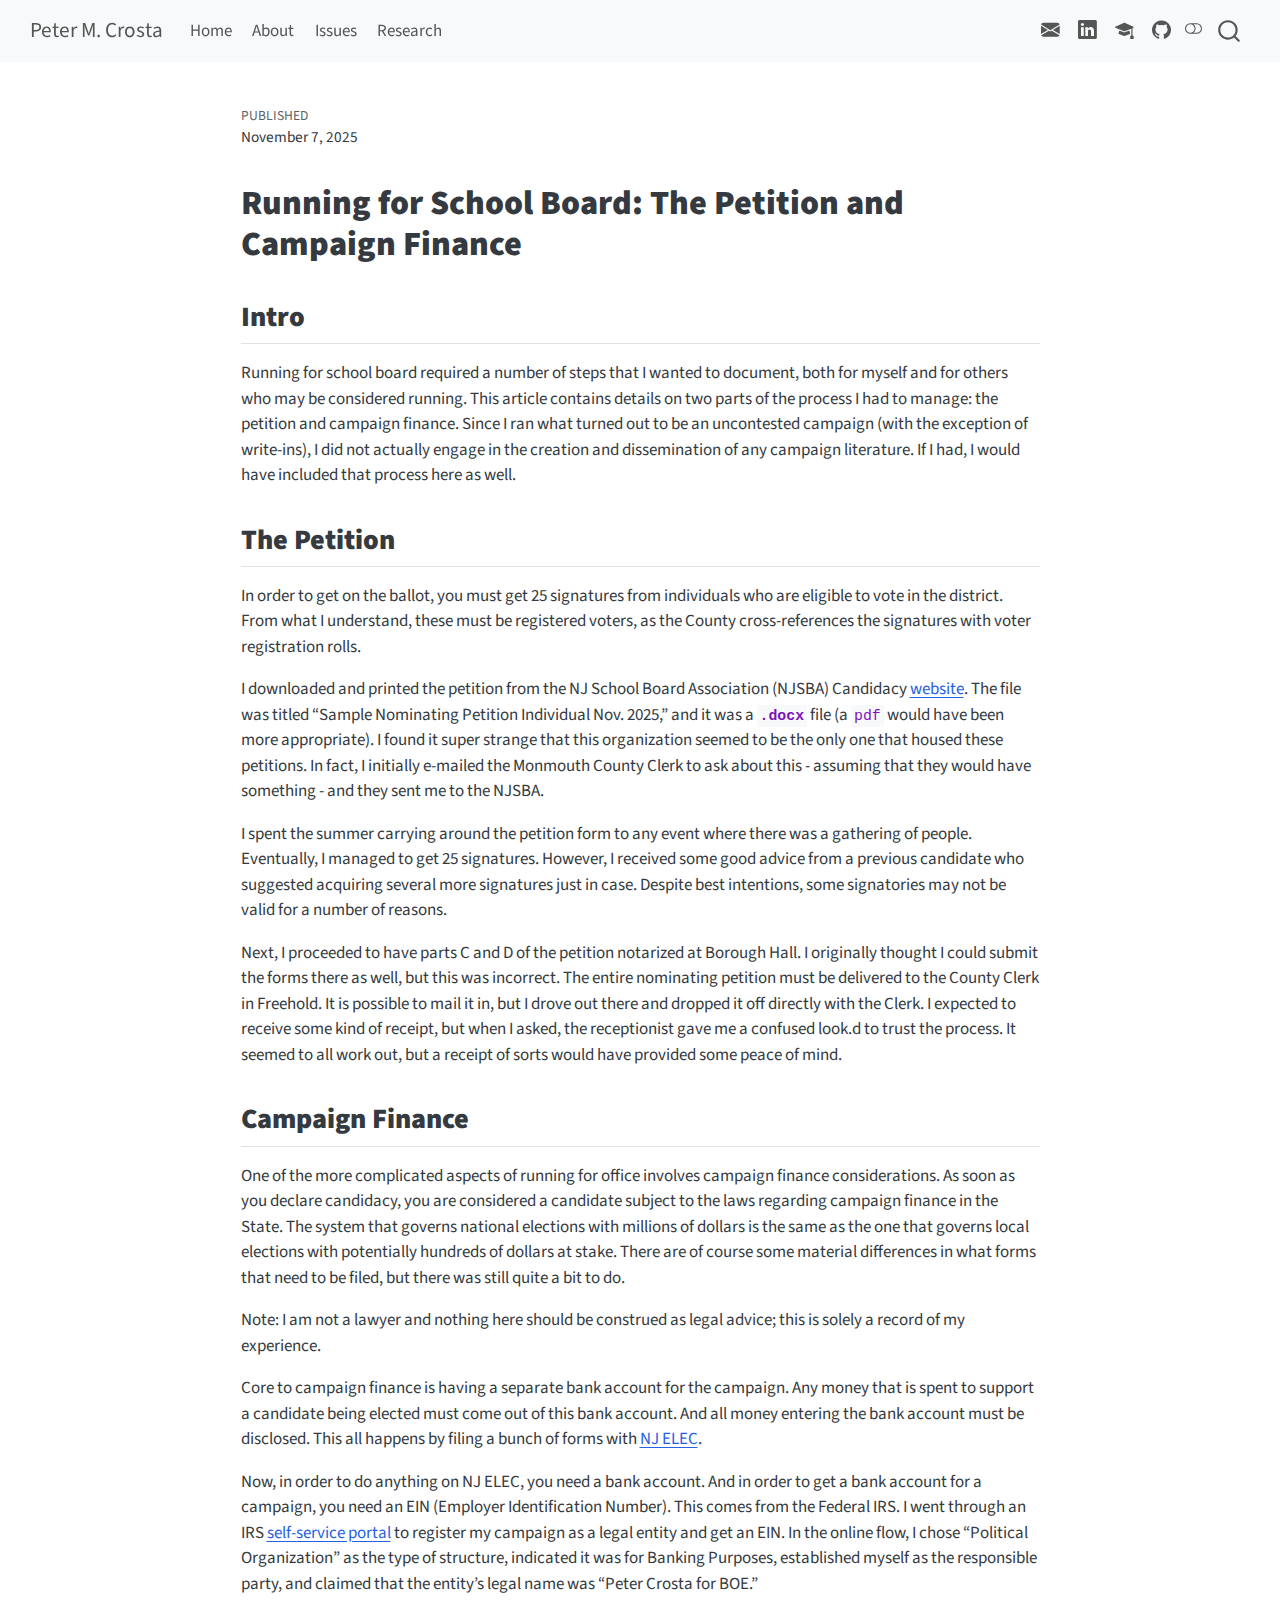
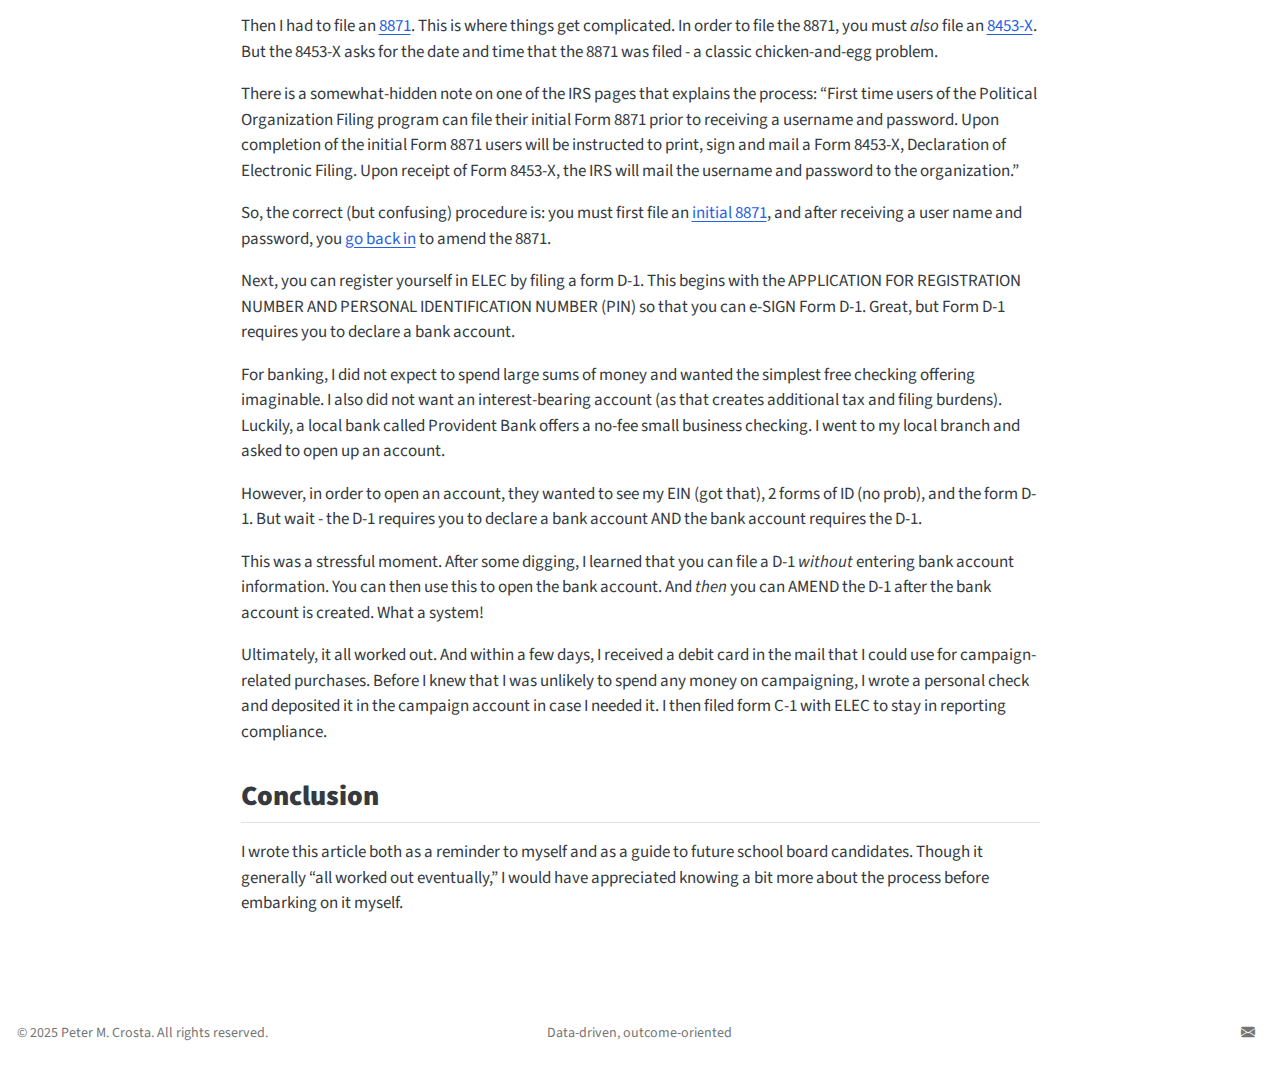
<file: docs/research/running.html>
<!DOCTYPE html>
<html xmlns="http://www.w3.org/1999/xhtml" lang="en" xml:lang="en"><head>

<meta charset="utf-8">
<meta name="generator" content="quarto-1.5.57">

<meta name="viewport" content="width=device-width, initial-scale=1.0, user-scalable=yes">

<meta name="author" content="Peter M. Crosta">
<meta name="dcterms.date" content="2025-11-07">

<title>&lt;strong&gt;?meta:title&lt;/strong&gt; | Peter M. Crosta – Peter M. Crosta</title>
<style>
code{white-space: pre-wrap;}
span.smallcaps{font-variant: small-caps;}
div.columns{display: flex; gap: min(4vw, 1.5em);}
div.column{flex: auto; overflow-x: auto;}
div.hanging-indent{margin-left: 1.5em; text-indent: -1.5em;}
ul.task-list{list-style: none;}
ul.task-list li input[type="checkbox"] {
  width: 0.8em;
  margin: 0 0.8em 0.2em -1em; /* quarto-specific, see https://github.com/quarto-dev/quarto-cli/issues/4556 */ 
  vertical-align: middle;
}
</style>


<script src="../site_libs/quarto-nav/quarto-nav.js"></script>
<script src="../site_libs/quarto-nav/headroom.min.js"></script>
<script src="../site_libs/clipboard/clipboard.min.js"></script>
<script src="../site_libs/quarto-search/autocomplete.umd.js"></script>
<script src="../site_libs/quarto-search/fuse.min.js"></script>
<script src="../site_libs/quarto-search/quarto-search.js"></script>
<meta name="quarto:offset" content="../">
<link href="../files/pc2.png" rel="icon" type="image/png">
<script src="../site_libs/quarto-html/quarto.js"></script>
<script src="../site_libs/quarto-html/popper.min.js"></script>
<script src="../site_libs/quarto-html/tippy.umd.min.js"></script>
<script src="../site_libs/quarto-html/anchor.min.js"></script>
<link href="../site_libs/quarto-html/tippy.css" rel="stylesheet">
<link href="../site_libs/quarto-html/quarto-syntax-highlighting.css" rel="stylesheet" class="quarto-color-scheme" id="quarto-text-highlighting-styles">
<link href="../site_libs/quarto-html/quarto-syntax-highlighting-dark.css" rel="prefetch" class="quarto-color-scheme quarto-color-alternate" id="quarto-text-highlighting-styles">
<script src="../site_libs/bootstrap/bootstrap.min.js"></script>
<link href="../site_libs/bootstrap/bootstrap-icons.css" rel="stylesheet">
<link href="../site_libs/bootstrap/bootstrap.min.css" rel="stylesheet" class="quarto-color-scheme" id="quarto-bootstrap" data-mode="light">
<link href="../site_libs/bootstrap/bootstrap-dark.min.css" rel="prefetch" class="quarto-color-scheme quarto-color-alternate" id="quarto-bootstrap" data-mode="dark">
<script id="quarto-search-options" type="application/json">{
  "location": "navbar",
  "copy-button": false,
  "collapse-after": 3,
  "panel-placement": "end",
  "type": "overlay",
  "limit": 50,
  "keyboard-shortcut": [
    "f",
    "/",
    "s"
  ],
  "show-item-context": false,
  "language": {
    "search-no-results-text": "No results",
    "search-matching-documents-text": "matching documents",
    "search-copy-link-title": "Copy link to search",
    "search-hide-matches-text": "Hide additional matches",
    "search-more-match-text": "more match in this document",
    "search-more-matches-text": "more matches in this document",
    "search-clear-button-title": "Clear",
    "search-text-placeholder": "",
    "search-detached-cancel-button-title": "Cancel",
    "search-submit-button-title": "Submit",
    "search-label": "Search"
  }
}</script>
<script async="" src="https://www.googletagmanager.com/gtag/js?id=G-FWYE2E48ZC"></script>

<script type="text/javascript">

window.dataLayer = window.dataLayer || [];
function gtag(){dataLayer.push(arguments);}
gtag('js', new Date());
gtag('config', 'G-FWYE2E48ZC', { 'anonymize_ip': true});
</script>


<link rel="stylesheet" href="../styles.css">
</head>

<body class="nav-fixed fullcontent">

<div id="quarto-search-results"></div>
  <header id="quarto-header" class="headroom fixed-top">
    <nav class="navbar navbar-expand-lg " data-bs-theme="dark">
      <div class="navbar-container container-fluid">
      <div class="navbar-brand-container mx-auto">
    <a class="navbar-brand" href="../index.html">
    <span class="navbar-title">Peter M. Crosta</span>
    </a>
  </div>
            <div id="quarto-search" class="" title="Search"></div>
          <button class="navbar-toggler" type="button" data-bs-toggle="collapse" data-bs-target="#navbarCollapse" aria-controls="navbarCollapse" role="menu" aria-expanded="false" aria-label="Toggle navigation" onclick="if (window.quartoToggleHeadroom) { window.quartoToggleHeadroom(); }">
  <span class="navbar-toggler-icon"></span>
</button>
          <div class="collapse navbar-collapse" id="navbarCollapse">
            <ul class="navbar-nav navbar-nav-scroll me-auto">
  <li class="nav-item">
    <a class="nav-link" href="../index.html"> 
<span class="menu-text">Home</span></a>
  </li>  
  <li class="nav-item">
    <a class="nav-link" href="../about.html"> 
<span class="menu-text">About</span></a>
  </li>  
  <li class="nav-item">
    <a class="nav-link" href="../issues.html"> 
<span class="menu-text">Issues</span></a>
  </li>  
  <li class="nav-item">
    <a class="nav-link" href="../research.html"> 
<span class="menu-text">Research</span></a>
  </li>  
</ul>
            <ul class="navbar-nav navbar-nav-scroll ms-auto">
  <li class="nav-item compact">
    <a class="nav-link" href="mailto:pmcrosta@gmail.com"> <i class="bi bi-envelope-fill" role="img">
</i> 
<span class="menu-text"></span></a>
  </li>  
  <li class="nav-item compact">
    <a class="nav-link" href="https://www.linkedin.com/in/pmcrosta/"> <i class="bi bi-linkedin" role="img">
</i> 
<span class="menu-text"></span></a>
  </li>  
  <li class="nav-item compact">
    <a class="nav-link" href="https://scholar.google.com/citations?user=M1or3F8AAAAJ&amp;hl=en"> <i class="bi bi-mortarboard-fill" role="img">
</i> 
<span class="menu-text"></span></a>
  </li>  
  <li class="nav-item compact">
    <a class="nav-link" href="https://github.com/pmcrosta/pmc-website"> <i class="bi bi-github" role="img">
</i> 
<span class="menu-text"></span></a>
  </li>  
</ul>
          </div> <!-- /navcollapse -->
            <div class="quarto-navbar-tools">
  <a href="" class="quarto-color-scheme-toggle quarto-navigation-tool  px-1" onclick="window.quartoToggleColorScheme(); return false;" title="Toggle dark mode"><i class="bi"></i></a>
</div>
      </div> <!-- /container-fluid -->
    </nav>
</header>
<!-- content -->
<div id="quarto-content" class="quarto-container page-columns page-rows-contents page-layout-article page-navbar">
<!-- sidebar -->
<!-- margin-sidebar -->
    
<!-- main -->
<main class="content" id="quarto-document-content">

<header id="title-block-header" class="quarto-title-block default">
<div class="quarto-title">
</div>



<div class="quarto-title-meta">

    
    <div>
    <div class="quarto-title-meta-heading">Published</div>
    <div class="quarto-title-meta-contents">
      <p class="date">November 7, 2025</p>
    </div>
  </div>
  
    
  </div>
  


</header>


<section id="running-for-school-board-the-petition-and-campaign-finance" class="level1">
<h1><strong>Running for School Board: The Petition and Campaign Finance</strong></h1>
<section id="intro" class="level2">
<h2 class="anchored" data-anchor-id="intro"><strong>Intro</strong></h2>
<p>Running for school board required a number of steps that I wanted to document, both for myself and for others who may be considered running. This article contains details on two parts of the process I had to manage: the petition and campaign finance. Since I ran what turned out to be an uncontested campaign (with the exception of write-ins), I did not actually engage in the creation and dissemination of any campaign literature. If I had, I would have included that process here as well.</p>
</section>
<section id="the-petition" class="level2">
<h2 class="anchored" data-anchor-id="the-petition"><strong>The Petition</strong></h2>
<p>In order to get on the ballot, you must get 25 signatures from individuals who are eligible to vote in the district. From what I understand, these must be registered voters, as the County cross-references the signatures with voter registration rolls.</p>
<p>I downloaded and printed the petition from the NJ School Board Association (NJSBA) Candidacy <a href="https://www.njsba.org/membership/membership-school-board-members/school-board-candidacy/">website</a>. The file was titled “Sample Nominating Petition Individual Nov.&nbsp;2025,” and it was a <strong><code>.docx</code></strong> file (a <code>pdf</code> would have been more appropriate). I found it super strange that this organization seemed to be the only one that housed these petitions. In fact, I initially e-mailed the Monmouth County Clerk to ask about this - assuming that they would have something - and they sent me to the NJSBA.</p>
<p>I spent the summer carrying around the petition form to any event where there was a gathering of people. Eventually, I managed to get 25 signatures. However, I received some good advice from a previous candidate who suggested acquiring several more signatures just in case. Despite best intentions, some signatories may not be valid for a number of reasons.</p>
<p>Next, I proceeded to have parts C and D of the petition notarized at Borough Hall. I originally thought I could submit the forms there as well, but this was incorrect. The entire nominating petition must be delivered to the County Clerk in Freehold. It is possible to mail it in, but I drove out there and dropped it off directly with the Clerk. I expected to receive some kind of receipt, but when I asked, the receptionist gave me a confused look.d to trust the process. It seemed to all work out, but a receipt of sorts would have provided some peace of mind.</p>
</section>
<section id="campaign-finance" class="level2">
<h2 class="anchored" data-anchor-id="campaign-finance"><strong>Campaign Finance</strong></h2>
<p>One of the more complicated aspects of running for office involves campaign finance considerations. As soon as you declare candidacy, you are considered a candidate subject to the laws regarding campaign finance in the State. The system that governs national elections with millions of dollars is the same as the one that governs local elections with potentially hundreds of dollars at stake. There are of course some material differences in what forms that need to be filed, but there was still quite a bit to do.</p>
<p>Note: I am not a lawyer and nothing here should be construed as legal advice; this is solely a record of my experience.</p>
<p>Core to campaign finance is having a separate bank account for the campaign. Any money that is spent to support a candidate being elected must come out of this bank account. And all money entering the bank account must be disclosed. This all happens by filing a bunch of forms with <a href="https://www.elec.nj.gov/https://www.elec.nj.gov/">NJ ELEC</a>.</p>
<p>Now, in order to do anything on NJ ELEC, you need a bank account. And in order to get a bank account for a campaign, you need an EIN (Employer Identification Number). This comes from the Federal IRS. I went through an IRS <a href="https://www.irs.gov/businesses/small-businesses-self-employed/get-an-employer-identification-number">self-service portal</a> to register my campaign as a legal entity and get an EIN. In the online flow, I chose “Political Organization” as the type of structure, indicated it was for Banking Purposes, established myself as the responsible party, and claimed that the entity’s legal name was “Peter Crosta for BOE.”</p>
<p>Then I had to file an <a href="https://forms.irs.gov/app/pof/form8871/initial">8871</a>. This is where things get complicated. In order to file the 8871, you must <em>also</em> file an <a href="https://www.irs.gov/pub/irs-access/f8453x_accessible.pdf">8453-X</a>. But the 8453-X asks for the date and time that the 8871 was filed - a classic chicken-and-egg problem.</p>
<p>There is a somewhat-hidden note on one of the IRS pages that explains the process: “First time users of the Political Organization Filing program can file their initial Form 8871 prior to receiving a username and password. Upon completion of the initial Form 8871 users will be instructed to print, sign and mail a Form 8453-X, Declaration of Electronic Filing. Upon receipt of Form 8453-X, the IRS will mail the username and password to the organization.”</p>
<p>So, the correct (but confusing) procedure is: you must first file an <a href="https://forms.irs.gov/app/pof/form8871/initial">initial 8871</a>, and after receiving a user name and password, you <a href="https://forms.irs.gov/app/pof/login-page">go back in</a> to amend the 8871.</p>
<p>Next, you can register yourself in ELEC by filing a form D-1. This begins with the APPLICATION FOR REGISTRATION NUMBER AND PERSONAL IDENTIFICATION NUMBER (PIN) so that you can e-SIGN Form D-1. Great, but Form D-1 requires you to declare a bank account.</p>
<p>For banking, I did not expect to spend large sums of money and wanted the simplest free checking offering imaginable. I also did not want an interest-bearing account (as that creates additional tax and filing burdens). Luckily, a local bank called Provident Bank offers a no-fee small business checking. I went to my local branch and asked to open up an account.</p>
<p>However, in order to open an account, they wanted to see my EIN (got that), 2 forms of ID (no prob), and the form D-1. But wait - the D-1 requires you to declare a bank account AND the bank account requires the D-1.</p>
<p>This was a stressful moment. After some digging, I learned that you can file a D-1 <em>without</em> entering bank account information. You can then use this to open the bank account. And <em>then</em> you can AMEND the D-1 after the bank account is created. What a system!</p>
<p>Ultimately, it all worked out. And within a few days, I received a debit card in the mail that I could use for campaign-related purchases. Before I knew that I was unlikely to spend any money on campaigning, I wrote a personal check and deposited it in the campaign account in case I needed it. I then filed form C-1 with ELEC to stay in reporting compliance.</p>
</section>
<section id="conclusion" class="level2">
<h2 class="anchored" data-anchor-id="conclusion"><strong>Conclusion</strong></h2>
<p>I wrote this article both as a reminder to myself and as a guide to future school board candidates. Though it generally “all worked out eventually,” I would have appreciated knowing a bit more about the process before embarking on it myself.</p>


</section>
</section>

</main> <!-- /main -->
<script id="quarto-html-after-body" type="application/javascript">
window.document.addEventListener("DOMContentLoaded", function (event) {
  const toggleBodyColorMode = (bsSheetEl) => {
    const mode = bsSheetEl.getAttribute("data-mode");
    const bodyEl = window.document.querySelector("body");
    if (mode === "dark") {
      bodyEl.classList.add("quarto-dark");
      bodyEl.classList.remove("quarto-light");
    } else {
      bodyEl.classList.add("quarto-light");
      bodyEl.classList.remove("quarto-dark");
    }
  }
  const toggleBodyColorPrimary = () => {
    const bsSheetEl = window.document.querySelector("link#quarto-bootstrap");
    if (bsSheetEl) {
      toggleBodyColorMode(bsSheetEl);
    }
  }
  toggleBodyColorPrimary();  
  const disableStylesheet = (stylesheets) => {
    for (let i=0; i < stylesheets.length; i++) {
      const stylesheet = stylesheets[i];
      stylesheet.rel = 'prefetch';
    }
  }
  const enableStylesheet = (stylesheets) => {
    for (let i=0; i < stylesheets.length; i++) {
      const stylesheet = stylesheets[i];
      stylesheet.rel = 'stylesheet';
    }
  }
  const manageTransitions = (selector, allowTransitions) => {
    const els = window.document.querySelectorAll(selector);
    for (let i=0; i < els.length; i++) {
      const el = els[i];
      if (allowTransitions) {
        el.classList.remove('notransition');
      } else {
        el.classList.add('notransition');
      }
    }
  }
  const toggleGiscusIfUsed = (isAlternate, darkModeDefault) => {
    const baseTheme = document.querySelector('#giscus-base-theme')?.value ?? 'light';
    const alternateTheme = document.querySelector('#giscus-alt-theme')?.value ?? 'dark';
    let newTheme = '';
    if(darkModeDefault) {
      newTheme = isAlternate ? baseTheme : alternateTheme;
    } else {
      newTheme = isAlternate ? alternateTheme : baseTheme;
    }
    const changeGiscusTheme = () => {
      // From: https://github.com/giscus/giscus/issues/336
      const sendMessage = (message) => {
        const iframe = document.querySelector('iframe.giscus-frame');
        if (!iframe) return;
        iframe.contentWindow.postMessage({ giscus: message }, 'https://giscus.app');
      }
      sendMessage({
        setConfig: {
          theme: newTheme
        }
      });
    }
    const isGiscussLoaded = window.document.querySelector('iframe.giscus-frame') !== null;
    if (isGiscussLoaded) {
      changeGiscusTheme();
    }
  }
  const toggleColorMode = (alternate) => {
    // Switch the stylesheets
    const alternateStylesheets = window.document.querySelectorAll('link.quarto-color-scheme.quarto-color-alternate');
    manageTransitions('#quarto-margin-sidebar .nav-link', false);
    if (alternate) {
      enableStylesheet(alternateStylesheets);
      for (const sheetNode of alternateStylesheets) {
        if (sheetNode.id === "quarto-bootstrap") {
          toggleBodyColorMode(sheetNode);
        }
      }
    } else {
      disableStylesheet(alternateStylesheets);
      toggleBodyColorPrimary();
    }
    manageTransitions('#quarto-margin-sidebar .nav-link', true);
    // Switch the toggles
    const toggles = window.document.querySelectorAll('.quarto-color-scheme-toggle');
    for (let i=0; i < toggles.length; i++) {
      const toggle = toggles[i];
      if (toggle) {
        if (alternate) {
          toggle.classList.add("alternate");     
        } else {
          toggle.classList.remove("alternate");
        }
      }
    }
    // Hack to workaround the fact that safari doesn't
    // properly recolor the scrollbar when toggling (#1455)
    if (navigator.userAgent.indexOf('Safari') > 0 && navigator.userAgent.indexOf('Chrome') == -1) {
      manageTransitions("body", false);
      window.scrollTo(0, 1);
      setTimeout(() => {
        window.scrollTo(0, 0);
        manageTransitions("body", true);
      }, 40);  
    }
  }
  const isFileUrl = () => { 
    return window.location.protocol === 'file:';
  }
  const hasAlternateSentinel = () => {  
    let styleSentinel = getColorSchemeSentinel();
    if (styleSentinel !== null) {
      return styleSentinel === "alternate";
    } else {
      return false;
    }
  }
  const setStyleSentinel = (alternate) => {
    const value = alternate ? "alternate" : "default";
    if (!isFileUrl()) {
      window.localStorage.setItem("quarto-color-scheme", value);
    } else {
      localAlternateSentinel = value;
    }
  }
  const getColorSchemeSentinel = () => {
    if (!isFileUrl()) {
      const storageValue = window.localStorage.getItem("quarto-color-scheme");
      return storageValue != null ? storageValue : localAlternateSentinel;
    } else {
      return localAlternateSentinel;
    }
  }
  const darkModeDefault = false;
  let localAlternateSentinel = darkModeDefault ? 'alternate' : 'default';
  // Dark / light mode switch
  window.quartoToggleColorScheme = () => {
    // Read the current dark / light value 
    let toAlternate = !hasAlternateSentinel();
    toggleColorMode(toAlternate);
    setStyleSentinel(toAlternate);
    toggleGiscusIfUsed(toAlternate, darkModeDefault);
  };
  // Ensure there is a toggle, if there isn't float one in the top right
  if (window.document.querySelector('.quarto-color-scheme-toggle') === null) {
    const a = window.document.createElement('a');
    a.classList.add('top-right');
    a.classList.add('quarto-color-scheme-toggle');
    a.href = "";
    a.onclick = function() { try { window.quartoToggleColorScheme(); } catch {} return false; };
    const i = window.document.createElement("i");
    i.classList.add('bi');
    a.appendChild(i);
    window.document.body.appendChild(a);
  }
  // Switch to dark mode if need be
  if (hasAlternateSentinel()) {
    toggleColorMode(true);
  } else {
    toggleColorMode(false);
  }
  const icon = "";
  const anchorJS = new window.AnchorJS();
  anchorJS.options = {
    placement: 'right',
    icon: icon
  };
  anchorJS.add('.anchored');
  const isCodeAnnotation = (el) => {
    for (const clz of el.classList) {
      if (clz.startsWith('code-annotation-')) {                     
        return true;
      }
    }
    return false;
  }
  const onCopySuccess = function(e) {
    // button target
    const button = e.trigger;
    // don't keep focus
    button.blur();
    // flash "checked"
    button.classList.add('code-copy-button-checked');
    var currentTitle = button.getAttribute("title");
    button.setAttribute("title", "Copied!");
    let tooltip;
    if (window.bootstrap) {
      button.setAttribute("data-bs-toggle", "tooltip");
      button.setAttribute("data-bs-placement", "left");
      button.setAttribute("data-bs-title", "Copied!");
      tooltip = new bootstrap.Tooltip(button, 
        { trigger: "manual", 
          customClass: "code-copy-button-tooltip",
          offset: [0, -8]});
      tooltip.show();    
    }
    setTimeout(function() {
      if (tooltip) {
        tooltip.hide();
        button.removeAttribute("data-bs-title");
        button.removeAttribute("data-bs-toggle");
        button.removeAttribute("data-bs-placement");
      }
      button.setAttribute("title", currentTitle);
      button.classList.remove('code-copy-button-checked');
    }, 1000);
    // clear code selection
    e.clearSelection();
  }
  const getTextToCopy = function(trigger) {
      const codeEl = trigger.previousElementSibling.cloneNode(true);
      for (const childEl of codeEl.children) {
        if (isCodeAnnotation(childEl)) {
          childEl.remove();
        }
      }
      return codeEl.innerText;
  }
  const clipboard = new window.ClipboardJS('.code-copy-button:not([data-in-quarto-modal])', {
    text: getTextToCopy
  });
  clipboard.on('success', onCopySuccess);
  if (window.document.getElementById('quarto-embedded-source-code-modal')) {
    // For code content inside modals, clipBoardJS needs to be initialized with a container option
    // TODO: Check when it could be a function (https://github.com/zenorocha/clipboard.js/issues/860)
    const clipboardModal = new window.ClipboardJS('.code-copy-button[data-in-quarto-modal]', {
      text: getTextToCopy,
      container: window.document.getElementById('quarto-embedded-source-code-modal')
    });
    clipboardModal.on('success', onCopySuccess);
  }
    var localhostRegex = new RegExp(/^(?:http|https):\/\/localhost\:?[0-9]*\//);
    var mailtoRegex = new RegExp(/^mailto:/);
      var filterRegex = new RegExp("https:\/\/www\.petecrosta\.com");
    var isInternal = (href) => {
        return filterRegex.test(href) || localhostRegex.test(href) || mailtoRegex.test(href);
    }
    // Inspect non-navigation links and adorn them if external
 	var links = window.document.querySelectorAll('a[href]:not(.nav-link):not(.navbar-brand):not(.toc-action):not(.sidebar-link):not(.sidebar-item-toggle):not(.pagination-link):not(.no-external):not([aria-hidden]):not(.dropdown-item):not(.quarto-navigation-tool):not(.about-link)');
    for (var i=0; i<links.length; i++) {
      const link = links[i];
      if (!isInternal(link.href)) {
        // undo the damage that might have been done by quarto-nav.js in the case of
        // links that we want to consider external
        if (link.dataset.originalHref !== undefined) {
          link.href = link.dataset.originalHref;
        }
      }
    }
  function tippyHover(el, contentFn, onTriggerFn, onUntriggerFn) {
    const config = {
      allowHTML: true,
      maxWidth: 500,
      delay: 100,
      arrow: false,
      appendTo: function(el) {
          return el.parentElement;
      },
      interactive: true,
      interactiveBorder: 10,
      theme: 'quarto',
      placement: 'bottom-start',
    };
    if (contentFn) {
      config.content = contentFn;
    }
    if (onTriggerFn) {
      config.onTrigger = onTriggerFn;
    }
    if (onUntriggerFn) {
      config.onUntrigger = onUntriggerFn;
    }
    window.tippy(el, config); 
  }
  const noterefs = window.document.querySelectorAll('a[role="doc-noteref"]');
  for (var i=0; i<noterefs.length; i++) {
    const ref = noterefs[i];
    tippyHover(ref, function() {
      // use id or data attribute instead here
      let href = ref.getAttribute('data-footnote-href') || ref.getAttribute('href');
      try { href = new URL(href).hash; } catch {}
      const id = href.replace(/^#\/?/, "");
      const note = window.document.getElementById(id);
      if (note) {
        return note.innerHTML;
      } else {
        return "";
      }
    });
  }
  const xrefs = window.document.querySelectorAll('a.quarto-xref');
  const processXRef = (id, note) => {
    // Strip column container classes
    const stripColumnClz = (el) => {
      el.classList.remove("page-full", "page-columns");
      if (el.children) {
        for (const child of el.children) {
          stripColumnClz(child);
        }
      }
    }
    stripColumnClz(note)
    if (id === null || id.startsWith('sec-')) {
      // Special case sections, only their first couple elements
      const container = document.createElement("div");
      if (note.children && note.children.length > 2) {
        container.appendChild(note.children[0].cloneNode(true));
        for (let i = 1; i < note.children.length; i++) {
          const child = note.children[i];
          if (child.tagName === "P" && child.innerText === "") {
            continue;
          } else {
            container.appendChild(child.cloneNode(true));
            break;
          }
        }
        if (window.Quarto?.typesetMath) {
          window.Quarto.typesetMath(container);
        }
        return container.innerHTML
      } else {
        if (window.Quarto?.typesetMath) {
          window.Quarto.typesetMath(note);
        }
        return note.innerHTML;
      }
    } else {
      // Remove any anchor links if they are present
      const anchorLink = note.querySelector('a.anchorjs-link');
      if (anchorLink) {
        anchorLink.remove();
      }
      if (window.Quarto?.typesetMath) {
        window.Quarto.typesetMath(note);
      }
      // TODO in 1.5, we should make sure this works without a callout special case
      if (note.classList.contains("callout")) {
        return note.outerHTML;
      } else {
        return note.innerHTML;
      }
    }
  }
  for (var i=0; i<xrefs.length; i++) {
    const xref = xrefs[i];
    tippyHover(xref, undefined, function(instance) {
      instance.disable();
      let url = xref.getAttribute('href');
      let hash = undefined; 
      if (url.startsWith('#')) {
        hash = url;
      } else {
        try { hash = new URL(url).hash; } catch {}
      }
      if (hash) {
        const id = hash.replace(/^#\/?/, "");
        const note = window.document.getElementById(id);
        if (note !== null) {
          try {
            const html = processXRef(id, note.cloneNode(true));
            instance.setContent(html);
          } finally {
            instance.enable();
            instance.show();
          }
        } else {
          // See if we can fetch this
          fetch(url.split('#')[0])
          .then(res => res.text())
          .then(html => {
            const parser = new DOMParser();
            const htmlDoc = parser.parseFromString(html, "text/html");
            const note = htmlDoc.getElementById(id);
            if (note !== null) {
              const html = processXRef(id, note);
              instance.setContent(html);
            } 
          }).finally(() => {
            instance.enable();
            instance.show();
          });
        }
      } else {
        // See if we can fetch a full url (with no hash to target)
        // This is a special case and we should probably do some content thinning / targeting
        fetch(url)
        .then(res => res.text())
        .then(html => {
          const parser = new DOMParser();
          const htmlDoc = parser.parseFromString(html, "text/html");
          const note = htmlDoc.querySelector('main.content');
          if (note !== null) {
            // This should only happen for chapter cross references
            // (since there is no id in the URL)
            // remove the first header
            if (note.children.length > 0 && note.children[0].tagName === "HEADER") {
              note.children[0].remove();
            }
            const html = processXRef(null, note);
            instance.setContent(html);
          } 
        }).finally(() => {
          instance.enable();
          instance.show();
        });
      }
    }, function(instance) {
    });
  }
      let selectedAnnoteEl;
      const selectorForAnnotation = ( cell, annotation) => {
        let cellAttr = 'data-code-cell="' + cell + '"';
        let lineAttr = 'data-code-annotation="' +  annotation + '"';
        const selector = 'span[' + cellAttr + '][' + lineAttr + ']';
        return selector;
      }
      const selectCodeLines = (annoteEl) => {
        const doc = window.document;
        const targetCell = annoteEl.getAttribute("data-target-cell");
        const targetAnnotation = annoteEl.getAttribute("data-target-annotation");
        const annoteSpan = window.document.querySelector(selectorForAnnotation(targetCell, targetAnnotation));
        const lines = annoteSpan.getAttribute("data-code-lines").split(",");
        const lineIds = lines.map((line) => {
          return targetCell + "-" + line;
        })
        let top = null;
        let height = null;
        let parent = null;
        if (lineIds.length > 0) {
            //compute the position of the single el (top and bottom and make a div)
            const el = window.document.getElementById(lineIds[0]);
            top = el.offsetTop;
            height = el.offsetHeight;
            parent = el.parentElement.parentElement;
          if (lineIds.length > 1) {
            const lastEl = window.document.getElementById(lineIds[lineIds.length - 1]);
            const bottom = lastEl.offsetTop + lastEl.offsetHeight;
            height = bottom - top;
          }
          if (top !== null && height !== null && parent !== null) {
            // cook up a div (if necessary) and position it 
            let div = window.document.getElementById("code-annotation-line-highlight");
            if (div === null) {
              div = window.document.createElement("div");
              div.setAttribute("id", "code-annotation-line-highlight");
              div.style.position = 'absolute';
              parent.appendChild(div);
            }
            div.style.top = top - 2 + "px";
            div.style.height = height + 4 + "px";
            div.style.left = 0;
            let gutterDiv = window.document.getElementById("code-annotation-line-highlight-gutter");
            if (gutterDiv === null) {
              gutterDiv = window.document.createElement("div");
              gutterDiv.setAttribute("id", "code-annotation-line-highlight-gutter");
              gutterDiv.style.position = 'absolute';
              const codeCell = window.document.getElementById(targetCell);
              const gutter = codeCell.querySelector('.code-annotation-gutter');
              gutter.appendChild(gutterDiv);
            }
            gutterDiv.style.top = top - 2 + "px";
            gutterDiv.style.height = height + 4 + "px";
          }
          selectedAnnoteEl = annoteEl;
        }
      };
      const unselectCodeLines = () => {
        const elementsIds = ["code-annotation-line-highlight", "code-annotation-line-highlight-gutter"];
        elementsIds.forEach((elId) => {
          const div = window.document.getElementById(elId);
          if (div) {
            div.remove();
          }
        });
        selectedAnnoteEl = undefined;
      };
        // Handle positioning of the toggle
    window.addEventListener(
      "resize",
      throttle(() => {
        elRect = undefined;
        if (selectedAnnoteEl) {
          selectCodeLines(selectedAnnoteEl);
        }
      }, 10)
    );
    function throttle(fn, ms) {
    let throttle = false;
    let timer;
      return (...args) => {
        if(!throttle) { // first call gets through
            fn.apply(this, args);
            throttle = true;
        } else { // all the others get throttled
            if(timer) clearTimeout(timer); // cancel #2
            timer = setTimeout(() => {
              fn.apply(this, args);
              timer = throttle = false;
            }, ms);
        }
      };
    }
      // Attach click handler to the DT
      const annoteDls = window.document.querySelectorAll('dt[data-target-cell]');
      for (const annoteDlNode of annoteDls) {
        annoteDlNode.addEventListener('click', (event) => {
          const clickedEl = event.target;
          if (clickedEl !== selectedAnnoteEl) {
            unselectCodeLines();
            const activeEl = window.document.querySelector('dt[data-target-cell].code-annotation-active');
            if (activeEl) {
              activeEl.classList.remove('code-annotation-active');
            }
            selectCodeLines(clickedEl);
            clickedEl.classList.add('code-annotation-active');
          } else {
            // Unselect the line
            unselectCodeLines();
            clickedEl.classList.remove('code-annotation-active');
          }
        });
      }
  const findCites = (el) => {
    const parentEl = el.parentElement;
    if (parentEl) {
      const cites = parentEl.dataset.cites;
      if (cites) {
        return {
          el,
          cites: cites.split(' ')
        };
      } else {
        return findCites(el.parentElement)
      }
    } else {
      return undefined;
    }
  };
  var bibliorefs = window.document.querySelectorAll('a[role="doc-biblioref"]');
  for (var i=0; i<bibliorefs.length; i++) {
    const ref = bibliorefs[i];
    const citeInfo = findCites(ref);
    if (citeInfo) {
      tippyHover(citeInfo.el, function() {
        var popup = window.document.createElement('div');
        citeInfo.cites.forEach(function(cite) {
          var citeDiv = window.document.createElement('div');
          citeDiv.classList.add('hanging-indent');
          citeDiv.classList.add('csl-entry');
          var biblioDiv = window.document.getElementById('ref-' + cite);
          if (biblioDiv) {
            citeDiv.innerHTML = biblioDiv.innerHTML;
          }
          popup.appendChild(citeDiv);
        });
        return popup.innerHTML;
      });
    }
  }
});
</script>
</div> <!-- /content -->
<footer class="footer">
  <div class="nav-footer">
    <div class="nav-footer-left">
<p>© 2025 Peter M. Crosta. All rights reserved.</p>
</div>   
    <div class="nav-footer-center">
<p>Data-driven, outcome-oriented</p>
</div>
    <div class="nav-footer-right">
      <ul class="footer-items list-unstyled">
    <li class="nav-item compact">
    <a class="nav-link" href="mailto:pmcrosta@gmail.com">
      <i class="bi bi-envelope-fill" role="img">
</i> 
    </a>
  </li>  
</ul>
    </div>
  </div>
</footer>




</body></html>
</file>
<file: docs/site_libs/quarto-html/tippy.css>
.tippy-box[data-animation=fade][data-state=hidden]{opacity:0}[data-tippy-root]{max-width:calc(100vw - 10px)}.tippy-box{position:relative;background-color:#333;color:#fff;border-radius:4px;font-size:14px;line-height:1.4;white-space:normal;outline:0;transition-property:transform,visibility,opacity}.tippy-box[data-placement^=top]>.tippy-arrow{bottom:0}.tippy-box[data-placement^=top]>.tippy-arrow:before{bottom:-7px;left:0;border-width:8px 8px 0;border-top-color:initial;transform-origin:center top}.tippy-box[data-placement^=bottom]>.tippy-arrow{top:0}.tippy-box[data-placement^=bottom]>.tippy-arrow:before{top:-7px;left:0;border-width:0 8px 8px;border-bottom-color:initial;transform-origin:center bottom}.tippy-box[data-placement^=left]>.tippy-arrow{right:0}.tippy-box[data-placement^=left]>.tippy-arrow:before{border-width:8px 0 8px 8px;border-left-color:initial;right:-7px;transform-origin:center left}.tippy-box[data-placement^=right]>.tippy-arrow{left:0}.tippy-box[data-placement^=right]>.tippy-arrow:before{left:-7px;border-width:8px 8px 8px 0;border-right-color:initial;transform-origin:center right}.tippy-box[data-inertia][data-state=visible]{transition-timing-function:cubic-bezier(.54,1.5,.38,1.11)}.tippy-arrow{width:16px;height:16px;color:#333}.tippy-arrow:before{content:"";position:absolute;border-color:transparent;border-style:solid}.tippy-content{position:relative;padding:5px 9px;z-index:1}
</file>
<file: docs/site_libs/quarto-html/quarto-syntax-highlighting.css>
/* quarto syntax highlight colors */
:root {
  --quarto-hl-ot-color: #003B4F;
  --quarto-hl-at-color: #657422;
  --quarto-hl-ss-color: #20794D;
  --quarto-hl-an-color: #5E5E5E;
  --quarto-hl-fu-color: #4758AB;
  --quarto-hl-st-color: #20794D;
  --quarto-hl-cf-color: #003B4F;
  --quarto-hl-op-color: #5E5E5E;
  --quarto-hl-er-color: #AD0000;
  --quarto-hl-bn-color: #AD0000;
  --quarto-hl-al-color: #AD0000;
  --quarto-hl-va-color: #111111;
  --quarto-hl-bu-color: inherit;
  --quarto-hl-ex-color: inherit;
  --quarto-hl-pp-color: #AD0000;
  --quarto-hl-in-color: #5E5E5E;
  --quarto-hl-vs-color: #20794D;
  --quarto-hl-wa-color: #5E5E5E;
  --quarto-hl-do-color: #5E5E5E;
  --quarto-hl-im-color: #00769E;
  --quarto-hl-ch-color: #20794D;
  --quarto-hl-dt-color: #AD0000;
  --quarto-hl-fl-color: #AD0000;
  --quarto-hl-co-color: #5E5E5E;
  --quarto-hl-cv-color: #5E5E5E;
  --quarto-hl-cn-color: #8f5902;
  --quarto-hl-sc-color: #5E5E5E;
  --quarto-hl-dv-color: #AD0000;
  --quarto-hl-kw-color: #003B4F;
}

/* other quarto variables */
:root {
  --quarto-font-monospace: SFMono-Regular, Menlo, Monaco, Consolas, "Liberation Mono", "Courier New", monospace;
}

pre > code.sourceCode > span {
  color: #003B4F;
}

code span {
  color: #003B4F;
}

code.sourceCode > span {
  color: #003B4F;
}

div.sourceCode,
div.sourceCode pre.sourceCode {
  color: #003B4F;
}

code span.ot {
  color: #003B4F;
  font-style: inherit;
}

code span.at {
  color: #657422;
  font-style: inherit;
}

code span.ss {
  color: #20794D;
  font-style: inherit;
}

code span.an {
  color: #5E5E5E;
  font-style: inherit;
}

code span.fu {
  color: #4758AB;
  font-style: inherit;
}

code span.st {
  color: #20794D;
  font-style: inherit;
}

code span.cf {
  color: #003B4F;
  font-weight: bold;
  font-style: inherit;
}

code span.op {
  color: #5E5E5E;
  font-style: inherit;
}

code span.er {
  color: #AD0000;
  font-style: inherit;
}

code span.bn {
  color: #AD0000;
  font-style: inherit;
}

code span.al {
  color: #AD0000;
  font-style: inherit;
}

code span.va {
  color: #111111;
  font-style: inherit;
}

code span.bu {
  font-style: inherit;
}

code span.ex {
  font-style: inherit;
}

code span.pp {
  color: #AD0000;
  font-style: inherit;
}

code span.in {
  color: #5E5E5E;
  font-style: inherit;
}

code span.vs {
  color: #20794D;
  font-style: inherit;
}

code span.wa {
  color: #5E5E5E;
  font-style: italic;
}

code span.do {
  color: #5E5E5E;
  font-style: italic;
}

code span.im {
  color: #00769E;
  font-style: inherit;
}

code span.ch {
  color: #20794D;
  font-style: inherit;
}

code span.dt {
  color: #AD0000;
  font-style: inherit;
}

code span.fl {
  color: #AD0000;
  font-style: inherit;
}

code span.co {
  color: #5E5E5E;
  font-style: inherit;
}

code span.cv {
  color: #5E5E5E;
  font-style: italic;
}

code span.cn {
  color: #8f5902;
  font-style: inherit;
}

code span.sc {
  color: #5E5E5E;
  font-style: inherit;
}

code span.dv {
  color: #AD0000;
  font-style: inherit;
}

code span.kw {
  color: #003B4F;
  font-weight: bold;
  font-style: inherit;
}

.prevent-inlining {
  content: "</";
}

/*# sourceMappingURL=debc5d5d77c3f9108843748ff7464032.css.map */
</file>
<file: docs/site_libs/quarto-html/quarto-syntax-highlighting-dark.css>
/* quarto syntax highlight colors */
:root {
  --quarto-hl-al-color: #f07178;
  --quarto-hl-an-color: #d4d0ab;
  --quarto-hl-at-color: #00e0e0;
  --quarto-hl-bn-color: #d4d0ab;
  --quarto-hl-bu-color: #abe338;
  --quarto-hl-ch-color: #abe338;
  --quarto-hl-co-color: #f8f8f2;
  --quarto-hl-cv-color: #ffd700;
  --quarto-hl-cn-color: #ffd700;
  --quarto-hl-cf-color: #ffa07a;
  --quarto-hl-dt-color: #ffa07a;
  --quarto-hl-dv-color: #d4d0ab;
  --quarto-hl-do-color: #f8f8f2;
  --quarto-hl-er-color: #f07178;
  --quarto-hl-ex-color: #00e0e0;
  --quarto-hl-fl-color: #d4d0ab;
  --quarto-hl-fu-color: #ffa07a;
  --quarto-hl-im-color: #abe338;
  --quarto-hl-in-color: #d4d0ab;
  --quarto-hl-kw-color: #ffa07a;
  --quarto-hl-op-color: #ffa07a;
  --quarto-hl-ot-color: #00e0e0;
  --quarto-hl-pp-color: #dcc6e0;
  --quarto-hl-re-color: #00e0e0;
  --quarto-hl-sc-color: #abe338;
  --quarto-hl-ss-color: #abe338;
  --quarto-hl-st-color: #abe338;
  --quarto-hl-va-color: #00e0e0;
  --quarto-hl-vs-color: #abe338;
  --quarto-hl-wa-color: #dcc6e0;
}

/* other quarto variables */
:root {
  --quarto-font-monospace: SFMono-Regular, Menlo, Monaco, Consolas, "Liberation Mono", "Courier New", monospace;
}

code span.al {
  background-color: #2a0f15;
  font-weight: bold;
  color: #f07178;
}

code span.an {
  color: #d4d0ab;
}

code span.at {
  color: #00e0e0;
}

code span.bn {
  color: #d4d0ab;
}

code span.bu {
  color: #abe338;
}

code span.ch {
  color: #abe338;
}

code span.co {
  font-style: italic;
  color: #f8f8f2;
}

code span.cv {
  color: #ffd700;
}

code span.cn {
  color: #ffd700;
}

code span.cf {
  font-weight: bold;
  color: #ffa07a;
}

code span.dt {
  color: #ffa07a;
}

code span.dv {
  color: #d4d0ab;
}

code span.do {
  color: #f8f8f2;
}

code span.er {
  color: #f07178;
  text-decoration: underline;
}

code span.ex {
  font-weight: bold;
  color: #00e0e0;
}

code span.fl {
  color: #d4d0ab;
}

code span.fu {
  color: #ffa07a;
}

code span.im {
  color: #abe338;
}

code span.in {
  color: #d4d0ab;
}

code span.kw {
  font-weight: bold;
  color: #ffa07a;
}

pre > code.sourceCode > span {
  color: #f8f8f2;
}

code span {
  color: #f8f8f2;
}

code.sourceCode > span {
  color: #f8f8f2;
}

div.sourceCode,
div.sourceCode pre.sourceCode {
  color: #f8f8f2;
}

code span.op {
  color: #ffa07a;
}

code span.ot {
  color: #00e0e0;
}

code span.pp {
  color: #dcc6e0;
}

code span.re {
  background-color: #f8f8f2;
  color: #00e0e0;
}

code span.sc {
  color: #abe338;
}

code span.ss {
  color: #abe338;
}

code span.st {
  color: #abe338;
}

code span.va {
  color: #00e0e0;
}

code span.vs {
  color: #abe338;
}

code span.wa {
  color: #dcc6e0;
}

.prevent-inlining {
  content: "</";
}

/*# sourceMappingURL=935a306eefa94366c21e1a970dddb765.css.map */
</file>
<file: docs/styles.css>
/* css styles */
.cell-output {
  background-color: #e0f7fa;
  padding: 10px;
  border-radius: 5px;
}

// Shrink blocks of code
pre.text, pre.sourceCode, .cell-output pre {
    font-size: 0.775em;
}
</file>
<file: docs/site_libs/reactable-0.4.4/reactable.css>
.Reactable{-webkit-box-orient:vertical;-webkit-box-direction:normal;display:-webkit-box;display:-ms-flexbox;display:flex;-ms-flex-direction:column;flex-direction:column;position:relative}.Reactable *{-webkit-box-sizing:border-box;box-sizing:border-box}.Reactable .rt-table{-webkit-box-flex:1;-webkit-box-align:stretch;-ms-flex-align:stretch;align-items:stretch;border-collapse:collapse;-ms-flex:auto 1;flex:auto 1;overflow:auto;width:100%}.Reactable .rt-table,.Reactable .rt-thead{-webkit-box-orient:vertical;-webkit-box-direction:normal;display:-webkit-box;display:-ms-flexbox;display:flex;-ms-flex-direction:column;flex-direction:column}.Reactable .rt-thead .rt-td,.Reactable .rt-thead .rt-th{line-height:normal;position:relative}.Reactable .rt-th.rt-th-resizable{overflow:visible}.Reactable .rt-th.rt-th-resizable:last-child{overflow:hidden}.Reactable .rt-tbody{-webkit-box-orient:vertical;-webkit-box-direction:normal;display:-webkit-box;display:-ms-flexbox;display:flex;-ms-flex-direction:column;flex-direction:column;overflow:auto}.rt-td-expandable{cursor:pointer}.Reactable .rt-tr-group{-webkit-box-orient:vertical;-webkit-box-direction:normal;-webkit-box-align:stretch;-ms-flex-align:stretch;align-items:stretch;-ms-flex:1 0 auto;flex:1 0 auto;-ms-flex-direction:column;flex-direction:column}.Reactable .rt-tr,.Reactable .rt-tr-group{-webkit-box-flex:1;display:-webkit-box;display:-ms-flexbox;display:flex}.Reactable .rt-tr{-ms-flex:1 0 auto;flex:1 0 auto}.Reactable .rt-td,.Reactable .rt-th{-webkit-box-flex:1;-ms-flex:1 0 0px;flex:1 0 0;overflow:hidden}.Reactable .rt-resizer{bottom:0;cursor:col-resize;display:inline-block;position:absolute;right:-18px;top:0;width:36px;z-index:10}.Reactable .rt-tfoot{-webkit-box-orient:vertical;-webkit-box-direction:normal;display:-webkit-box;display:-ms-flexbox;display:flex;-ms-flex-direction:column;flex-direction:column}.Reactable .rt-resizing .rt-td,.Reactable .rt-resizing .rt-th{cursor:col-resize;-webkit-transition:none!important;transition:none!important;-webkit-user-select:none;-moz-user-select:none;-ms-user-select:none;user-select:none}
.Reactable{background-color:#fff;height:100%}.rt-inline{display:-webkit-inline-box;display:-ms-inline-flexbox;display:inline-flex}.rt-th{font-weight:600}.rt-td,.rt-th{word-wrap:break-word;display:-webkit-box;display:-ms-flexbox;display:flex;max-width:100%;overflow-wrap:break-word}.rt-td-inner,.rt-th-inner{overflow:hidden;padding:7px 8px;width:100%}.rt-compact .rt-td-inner,.rt-compact .rt-th-inner{padding:4px 6px}.rt-text-content{overflow:hidden}.rt-nowrap .rt-td-inner,.rt-nowrap .rt-text-content,.rt-nowrap .rt-th-inner{text-overflow:ellipsis;white-space:nowrap}.rt-select{-webkit-box-align:center;-ms-flex-align:center;-webkit-box-pack:center;-ms-flex-pack:center;align-items:center;display:-webkit-box;display:-ms-flexbox;display:flex;justify-content:center}input[type=checkbox].rt-select-input,input[type=radio].rt-select-input{display:block;margin:0}.rt-align-left{text-align:left}.rt-align-right{text-align:right}.rt-align-center{text-align:center}.rt-valign-center{-webkit-box-align:center;-ms-flex-align:center;align-items:center}.rt-valign-bottom{-webkit-box-align:end;-ms-flex-align:end;align-items:flex-end}.rt-sticky,.rt-tbody,.rt-tr,.rt-tr-group{background-color:inherit}.rt-sticky{z-index:1}.rt-table{border-color:#e6e6e6;border-width:1px}.rt-bordered .rt-table,.rt-outlined .rt-table{border-style:solid}.Reactable:not(.rt-keyboard-active) .rt-table:focus{outline-style:solid;outline-width:0}.rt-th{border-bottom:2px solid #e6e6e6;border-left-color:rgba(0,0,0,.05);border-left-width:1px}.rt-bordered .rt-th,.rt-outlined .rt-th{border-bottom-width:1px}.rt-td{border-left-color:rgba(0,0,0,.05);border-left-width:1px;border-top:1px solid #f2f2f2}.rt-borderless .rt-td,.rt-tr-group:first-child>.rt-tr:first-child .rt-td{border-top:none}.rt-bordered .rt-td,.rt-bordered .rt-th{border-left-style:solid}.rt-bordered .rt-td:first-child,.rt-bordered .rt-th:first-child{border-left:none}.rt-th-group,.rt-th-group-none{border-bottom-style:none}.rt-th-group:after{background-color:#e6e6e6;bottom:0;content:"";height:1px;left:8px;margin:auto;position:absolute;right:8px;width:100%}.rt-bordered .rt-th-group:after,.rt-outlined .rt-th-group:after{left:0;right:0}.rt-bordered .rt-th-group-none{border-bottom-style:solid}.rt-tr-striped{background-color:rgba(0,0,0,.03)}.rt-tr-striped-sticky{background-color:#f7f7f7}.rt-tr-highlight:hover{background-color:rgba(0,0,0,.05)}.rt-tr-highlight-sticky:hover{background-color:#f2f2f2}.rt-tr-pad{-webkit-user-select:none;-moz-user-select:none;-ms-user-select:none;user-select:none}.Reactable .rt-tbody,.Reactable .rt-tfoot,.Reactable .rt-thead{-ms-flex-negative:0;flex-shrink:0}@supports (position:sticky){.Reactable .rt-table{background:inherit}.Reactable .rt-tbody{overflow:visible}.Reactable .rt-thead{top:0}.Reactable .rt-tfoot,.Reactable .rt-thead{background:inherit;position:sticky;z-index:2}.Reactable .rt-tfoot{bottom:0}}@media screen and (-ms-high-contrast:active),screen and (-ms-high-contrast:none){.Reactable .rt-tbody{-ms-overflow-style:-ms-autohiding-scrollbar;overflow:auto}}.rt-td-filter{border-bottom:1px solid #f2f2f2;border-top:0}.rt-borderless .rt-td-filter{border-bottom:0}.rt-filter{background-color:#fff;border:1px solid rgba(0,0,0,.1);border-radius:3px;color:inherit;font-family:inherit;font-size:inherit;font-weight:400;margin:0;outline-style:solid;outline-width:0;padding:5px 7px;width:100%}.rt-filter:focus{border:1px solid rgba(0,0,0,.25)}.rt-sort-header{display:-webkit-box;display:-ms-flexbox;display:flex}.rt-align-center .rt-sort-header{-webkit-box-pack:center;-ms-flex-pack:center;justify-content:center}.rt-align-right .rt-sort-header{-webkit-box-pack:end;-ms-flex-pack:end;justify-content:flex-end}.rt-th{outline-style:solid;outline-width:0}.rt-th[aria-sort]{cursor:pointer}.rt-th[aria-sort] .rt-sort-left:after{line-height:0;padding-right:5px}.rt-th[aria-sort] .rt-sort-right:after{line-height:0;padding-left:5px}.rt-th[aria-sort=ascending] .rt-sort-left:after,.rt-th[aria-sort=ascending] .rt-sort-right:after{content:"\2191"}.rt-th[aria-sort=descending] .rt-sort-left:after,.rt-th[aria-sort=descending] .rt-sort-right:after{content:"\2193"}.rt-th[aria-sort=none] .rt-sort:after{content:"\2195";opacity:.4}.rt-keyboard-active .rt-th[data-sort-hint=ascending]:focus .rt-sort-left:after,.rt-keyboard-active .rt-th[data-sort-hint=ascending]:focus .rt-sort-right:after{content:"\2191";opacity:.4}.rt-keyboard-active .rt-th[data-sort-hint=descending]:focus .rt-sort-left:after,.rt-keyboard-active .rt-th[data-sort-hint=descending]:focus .rt-sort-right:after{content:"\2193";opacity:.4}.rt-expander-button{background:none;border:none;cursor:pointer;margin:0 2px;padding:0}.rt-expander{color:transparent;display:inline-block;outline-style:solid;outline-width:0;padding:0 8px;position:relative}.rt-expander:after{border-left:5.04px solid transparent;border-right:5.04px solid transparent;border-top:7px solid rgba(0,0,0,.8);content:"";cursor:pointer;height:0;left:50%;position:absolute;top:50%;-webkit-transform:translate(-50%,-50%) rotate(-90deg);transform:translate(-50%,-50%) rotate(-90deg);-webkit-transition:all .3s cubic-bezier(.175,.885,.32,1.275);transition:all .3s cubic-bezier(.175,.885,.32,1.275);width:0}.rt-expander.rt-expander-open:after{-webkit-transform:translate(-50%,-50%) rotate(0);transform:translate(-50%,-50%) rotate(0)}.rt-pagination{-webkit-box-pack:justify;-ms-flex-pack:justify;-webkit-box-align:baseline;-ms-flex-align:baseline;align-items:baseline;border-top:1px solid #f2f2f2;display:-webkit-box;display:-ms-flexbox;display:flex;-ms-flex-wrap:wrap;flex-wrap:wrap;justify-content:space-between;padding:6px 4px}.rt-bordered .rt-pagination,.rt-outlined .rt-pagination{border-top:none}.rt-pagination-info :not(:last-child){margin-right:16px}.rt-page-info{display:inline-block;margin:6px 8px;opacity:.9}.rt-page-size{display:inline-block;margin:0 8px}.rt-page-size-select{margin:0 2px}.rt-page-button,.rt-page-jump,.rt-page-size-select{color:inherit;font-family:inherit;font-size:inherit;line-height:inherit}.rt-page-jump,.rt-page-size-select{background-color:#fff;border:1px solid rgba(0,0,0,.05);border-radius:3px;padding:3px}@supports (-moz-appearance:none){.rt-page-size-select{-moz-appearance:none;background-image:url('data:image/svg+xml;charset=US-ASCII,<svg width="24" height="24" xmlns="http://www.w3.org/2000/svg"><path fill="%23333" d="M24 1.5l-12 21-12-21h24z"/></svg>');background-position:right 6px center;background-repeat:no-repeat;background-size:6px;padding-right:12px}}.rt-page-button{background-color:transparent;border:none;border-radius:3px;cursor:pointer;outline-style:solid;outline-width:0;padding:6px 12px}.rt-page-button::-moz-focus-inner{border-style:none;padding:0}.rt-page-button:disabled{cursor:default;opacity:.6}.rt-page-button:hover{background-color:rgba(0,0,0,.04)}.rt-page-button:active{background-color:rgba(0,0,0,.08)}.rt-keyboard-active .rt-page-button:focus{background-color:rgba(0,0,0,.04)}.rt-page-button:disabled:focus,.rt-page-button:disabled:hover{background-color:transparent}.rt-page-button-current{font-weight:700}.rt-page-ellipsis{margin:0 4px;pointer-events:none}.rt-page-numbers{display:inline-block;margin:0 8px;white-space:nowrap}.rt-page-jump{text-align:center;width:70px}.rt-tbody-no-data{position:relative}.rt-tbody-no-data .rt-td{border-color:transparent}.rt-no-data{display:block;left:50%;line-height:0;position:absolute;top:50%;-webkit-transform:translate(-50%,-50%);transform:translate(-50%,-50%);z-index:1}.rt-search{-ms-flex-item-align:end;align-self:flex-end;background-color:#fff;border:1px solid rgba(0,0,0,.1);border-radius:3px;color:inherit;display:block;font-family:inherit;font-size:inherit;margin:0 0 8px;outline-style:solid;outline-width:0;padding:5px 7px}.rt-search:active,.rt-search:focus{border:1px solid rgba(0,0,0,.25)}
</file>
<file: docs/site_libs/pagedtable-1.1/css/pagedtable.css>
.pagedtable {
  overflow: auto;
  padding-left: 8px;
  padding-right: 8px;
}

.pagedtable-wrapper {
  border: 1px solid #ccc;
  border-radius: 4px;
  margin-bottom: 10px;
}

.pagedtable table {
  width: 100%;
  max-width: 100%;
  margin: 0;
}

.pagedtable th {
  padding: 0 5px 0 5px;
  border: none;
  border-bottom: 2px solid #dddddd;

  min-width: 45px;
}

.pagedtable-empty th {
  display: none;
}

.pagedtable td {
  padding: 0 4px 0 4px;
}

.pagedtable .even {
  background-color: rgba(140, 140, 140, 0.1);
}

.pagedtable-padding-col {
  display: none;
}

.pagedtable a {
  -webkit-touch-callout: none;
  -webkit-user-select: none;
  -khtml-user-select: none;
  -moz-user-select: none;
  -ms-user-select: none;
  user-select: none;
}

.pagedtable-index-nav {
  cursor: pointer;
  padding: 0 5px 0 5px;
  float: right;
  border: 0;
}

.pagedtable-index-nav-disabled {
  cursor: default;
  text-decoration: none;
  color: #999;
}

a.pagedtable-index-nav-disabled:hover {
  text-decoration: none;
  color: #999;
}

.pagedtable-indexes {
  cursor: pointer;
  float: right;
  border: 0;
}

.pagedtable-index-current {
  cursor: default;
  text-decoration: none;
  font-weight: bold;
  color: #333;
  border: 0;
}

a.pagedtable-index-current:hover {
  text-decoration: none;
  font-weight: bold;
  color: #333;
}

.pagedtable-index {
  width: 30px;
  display: inline-block;
  text-align: center;
  border: 0;
}

.pagedtable-index-separator-left {
  display: inline-block;
  color: #333;
  font-size: 9px;
  padding: 0 0 0 0;
  cursor: default;
}

.pagedtable-index-separator-right {
  display: inline-block;
  color: #333;
  font-size: 9px;
  padding: 0 4px 0 0;
  cursor: default;
}

.pagedtable-footer {
  padding-top: 4px;
  padding-bottom: 5px;
}

.pagedtable-not-empty .pagedtable-footer {
  border-top: 2px solid #dddddd;
}

.pagedtable-info {
  overflow: hidden;
  color: #999;
  white-space: nowrap;
  text-overflow: ellipsis;
}

.pagedtable-header-name {
  overflow: hidden;
  text-overflow: ellipsis;
}

.pagedtable-header-type {
  color: #999;
  font-weight: 400;
}

.pagedtable-na-cell {
  font-style: italic;
  opacity: 0.3;
}
</file>
